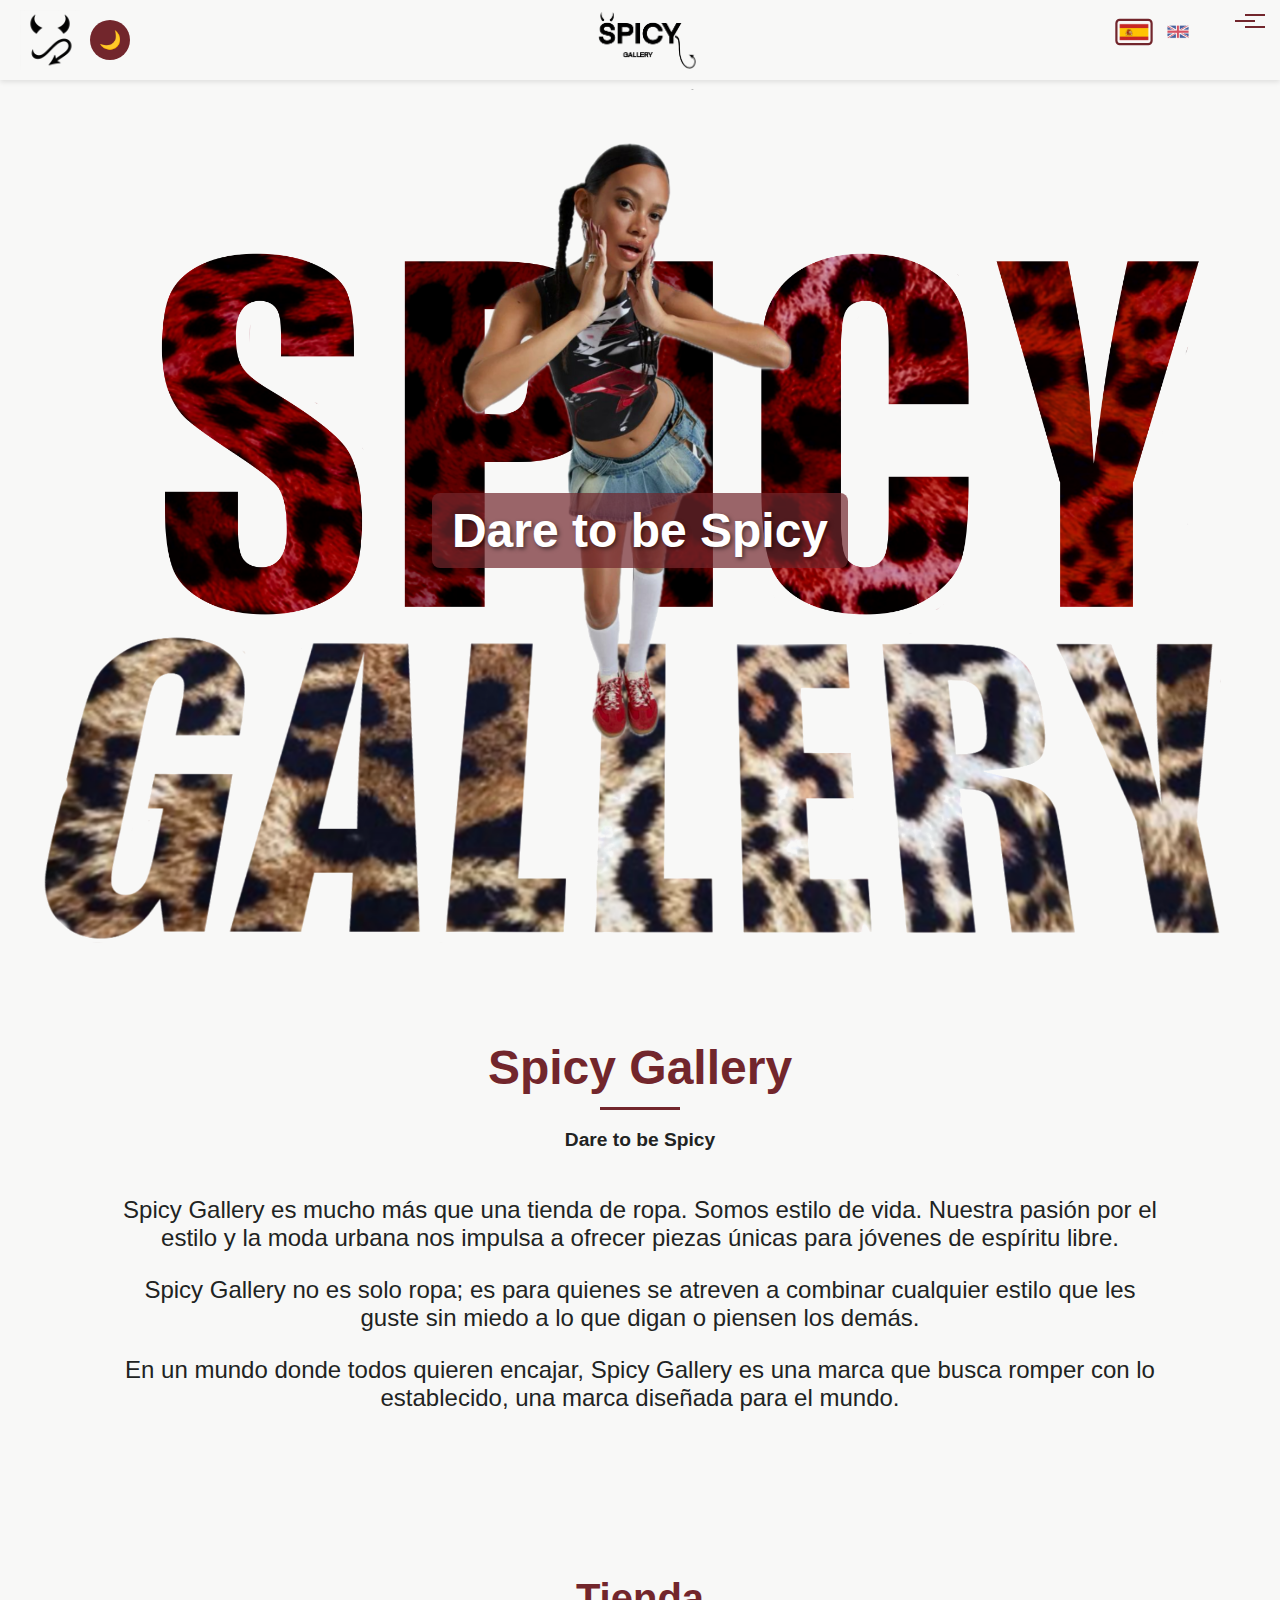
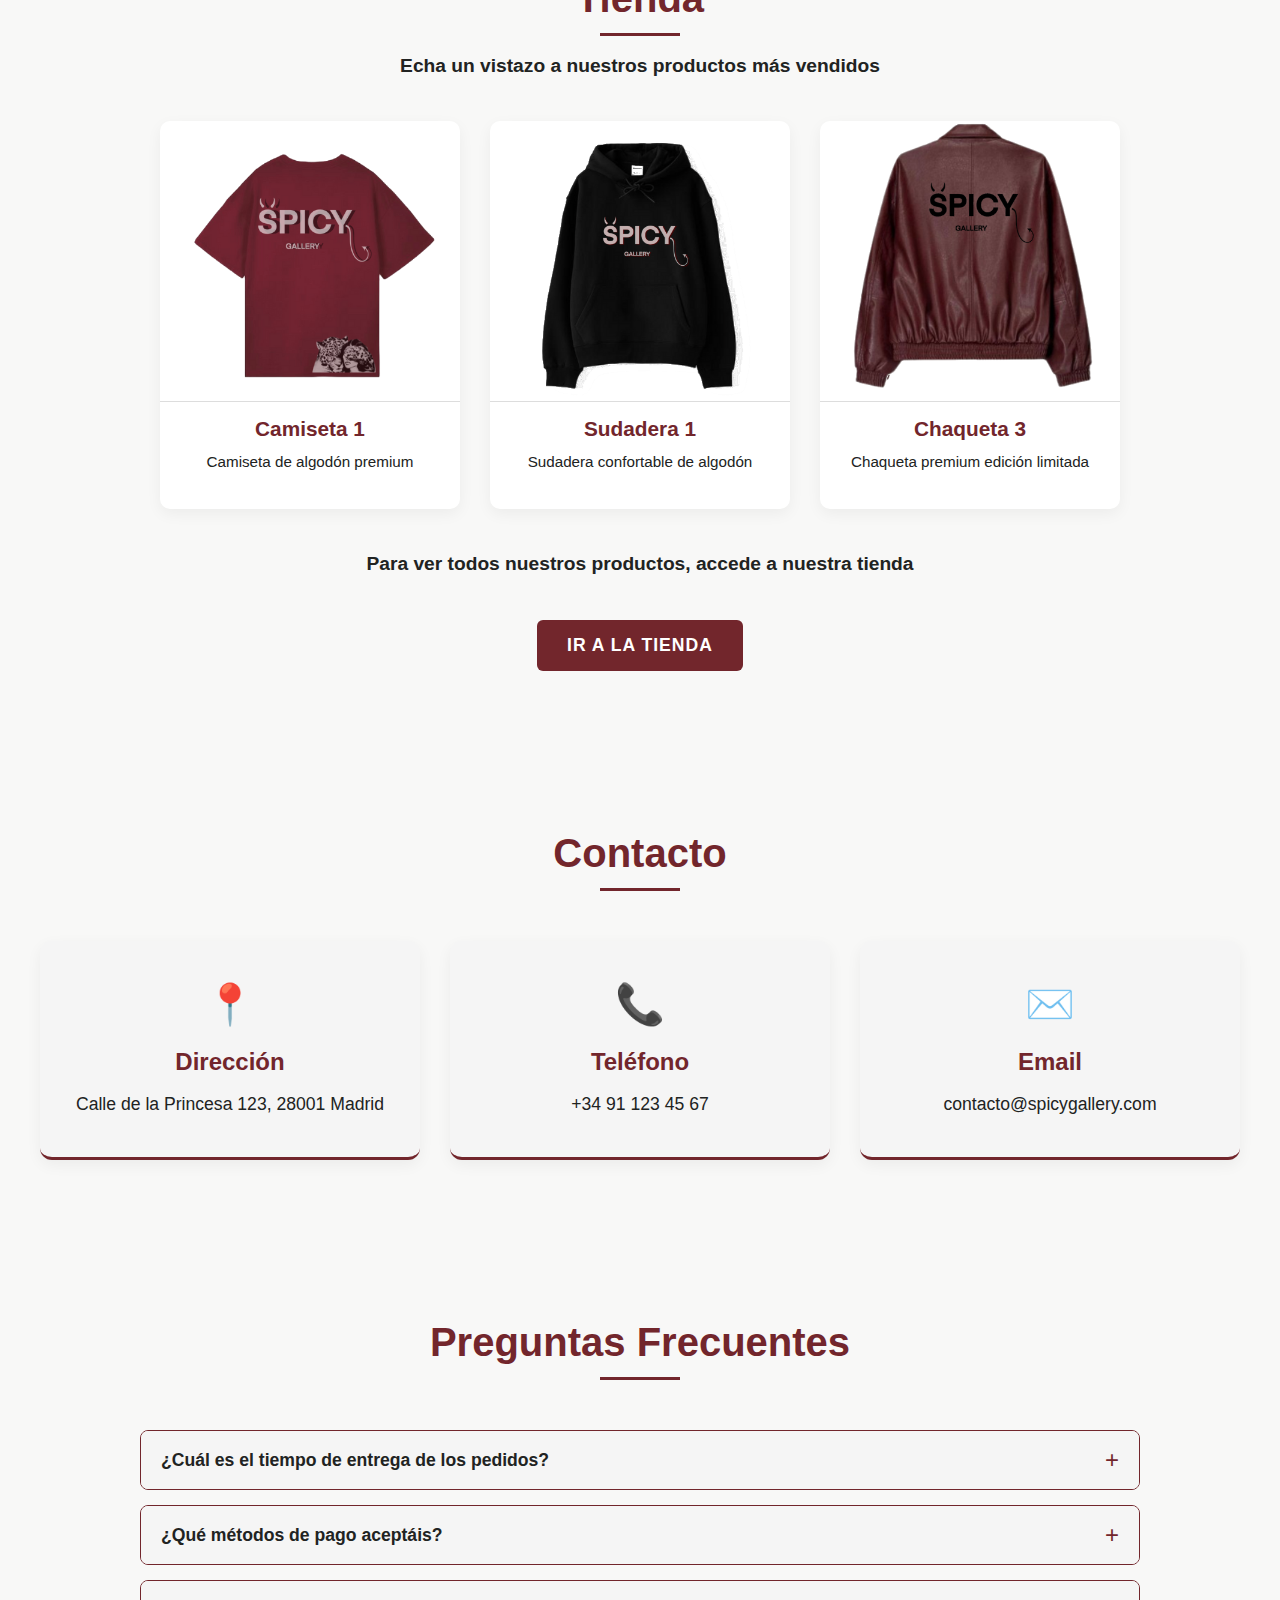
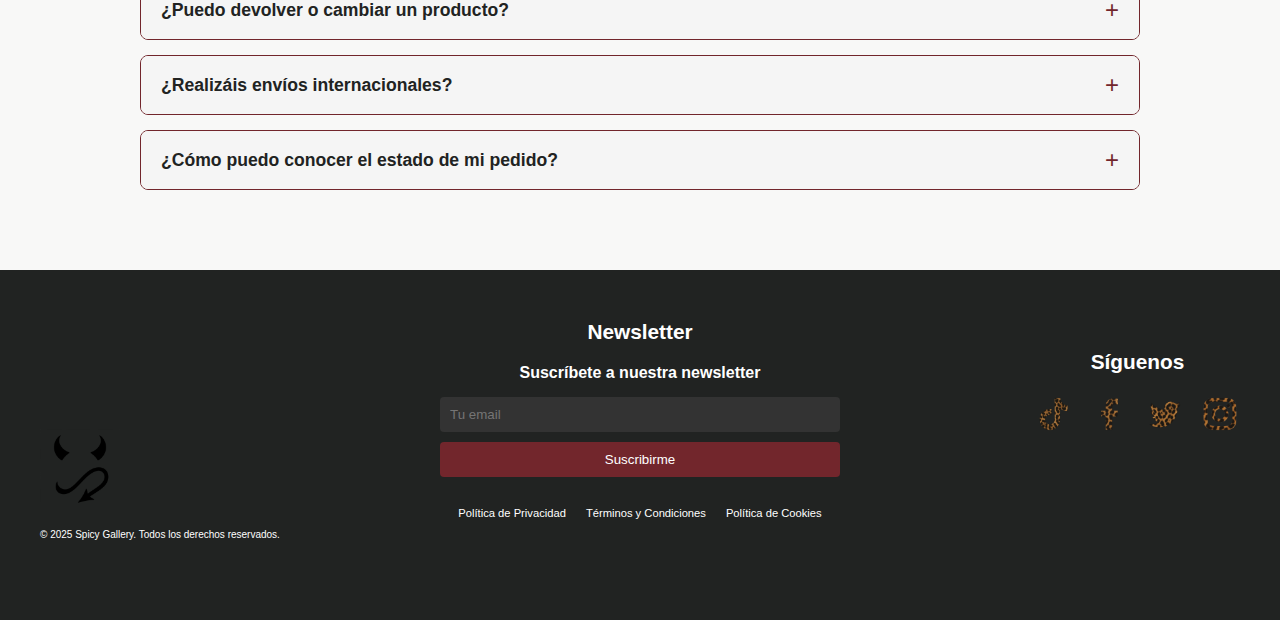
<file: html/index.html>
<!DOCTYPE html>
<html lang="es">
<head>
    <meta charset="UTF-8">
    <meta name="viewport" content="width=device-width, initial-scale=1.0">
    <title>Spicy Gallery</title>
    <link rel="stylesheet" href="../css/style.css">
</head>
<body>
    <header class="header">
        <button class="theme-toggle" id="theme-toggle" onclick="toggleTheme()">🌙</button>
        <img src="Imagenes/cuernosycolanegros.png" alt="Marca" class="header__brand">
        <img src="Imagenes/Logonegro.png" alt="Logo de la marca" class="header__logo">
        <div class="header__language">
            <img src="Imagenes/spainflag.png" alt="Español" class="header__language-flag active" data-lang="es">
            <img src="Imagenes/ukflag.png" alt="English" class="header__language-flag" data-lang="en">
        </div>
        <button class="header__menu-toggle" id="menuToggle">
            <span class="header__menu-icon"></span>
        </button>
        <nav class="header__nav" id="navMenu">
            <a href="index.html" class="header__nav-link">INICIO</a>
            <a href="shop.html" class="header__nav-link">TIENDA</a>
            <a href="aboutus.html" class="header__nav-link">SOBRE NOSOTROS</a>
            <a href="news.html" class="header__nav-link">NOTICIAS Y BLOG</a>
            <a href="joinus.html" class="header__nav-link">ÚNETE A NOSOTROS</a>
            <a href="juego-pares.html" class="header__nav-link">JUEGO</a>
        </nav>
    </header>
    <section class="postheader">
        <h1 class="postheader__title">Dare to be Spicy</h1>
    </section>
    
    <section class="introduction">
        <h1 class="introduction__title">Spicy Gallery</h1>
        <h2 class="introduction__subtitle">Dare to be Spicy</h2>
        <p class="introduction__text">Spicy Gallery es mucho más que una tienda de ropa. Somos estilo de vida. Nuestra pasión por el estilo y la moda urbana nos impulsa a ofrecer piezas únicas para jóvenes de espíritu libre.</p>
        <p class="introduction__text">Spicy Gallery no es solo ropa; es para quienes se atreven a combinar cualquier estilo que les guste sin miedo a lo que digan o piensen los demás.</p>
        <p class="introduction__text">En un mundo donde todos quieren encajar, Spicy Gallery es una marca que busca romper con lo establecido, una marca diseñada para el mundo.</p>
    </section>

    <section class="viewshop">
        <h1 class="viewshop__title">Tienda</h1>
        <h2 class="viewshop__subtitle">Echa un vistazo a nuestros productos más vendidos</h2>
        <div class="viewshop__container">
            <div class="viewshop__card">
                <img src="Imagenes/camisetaCompra1.png" alt="Camiseta 1" class="viewshop__card-image">
                <h3 class="viewshop__card-title">Camiseta 1</h3>
                <p class="viewshop__card-description">Camiseta de algodón premium</p>
            </div>
            <div class="viewshop__card">
                <img src="Imagenes/SudaderaCompra1.png" alt="Sudadera 1" class="viewshop__card-image">
                <h3 class="viewshop__card-title">Sudadera 1</h3>
                <p class="viewshop__card-description">Sudadera confortable de algodón</p>
            </div>
            <div class="viewshop__card">
                <img src="Imagenes/ChaquetaCompra3.png" alt="Chaqueta 3" class="viewshop__card-image">
                <h3 class="viewshop__card-title">Chaqueta 3</h3>
                <p class="viewshop__card-description">Chaqueta premium edición limitada</p>
            </div>
            
        </div>
        <h2 class="viewshop__subtitle">Para ver todos nuestros productos, accede a nuestra tienda</h2>
        <button class="viewshop__button" onclick="window.location.href='shop.html'">Ir a la tienda</button>
    </section>
    <section class="contact">
        <div class="contact__container">
            <div class="contact__header">
                <h2 class="contact__title">Contacto</h2>
            </div>
            <div class="contact__content">
                <div class="contact__card">
                    <div class="contact__icon">📍</div>
                    <h3 class="contact__subtitle">Dirección</h3>
                    <p class="contact__text">Calle de la Princesa 123, 28001 Madrid</p>
                </div>
                <div class="contact__card">
                    <div class="contact__icon">📞</div>
                    <h3 class="contact__subtitle">Teléfono</h3>
                    <p class="contact__text">+34 91 123 45 67</p>
                </div>
                <div class="contact__card">
                    <div class="contact__icon">✉️</div>
                    <h3 class="contact__subtitle">Email</h3>
                    <p class="contact__text">contacto@spicygallery.com</p>
                </div>
            </div>
        </div>
    </section>
    <section class="faq">
        <div class="faq__container">
            <div class="faq__header">
                <h2 class="faq__title">Preguntas Frecuentes</h2>
            </div>
            <div class="faq__content">
                <div class="faq__item">
                    <div class="faq__question">
                        <h3>¿Cuál es el tiempo de entrega de los pedidos?</h3>
                        <span class="faq__icon">+</span>
                    </div>
                    <div class="faq__answer">
                        <p>El tiempo de entrega estándar es de 3 a 5 días hábiles en España peninsular. Para envíos internacionales, el tiempo puede variar entre 7 y 14 días dependiendo del destino.</p>
                    </div>
                </div>
                
                <div class="faq__item">
                    <div class="faq__question">
                        <h3>¿Qué métodos de pago aceptáis?</h3>
                        <span class="faq__icon">+</span>
                    </div>
                    <div class="faq__answer">
                        <p>Aceptamos tarjetas de crédito/débito (Visa, Mastercard, American Express), PayPal, transferencia bancaria y pago contra reembolso (con cargo adicional).</p>
                    </div>
                </div>
                
                <div class="faq__item">
                    <div class="faq__question">
                        <h3>¿Puedo devolver o cambiar un producto?</h3>
                        <span class="faq__icon">+</span>
                    </div>
                    <div class="faq__answer">
                        <p>Sí, tienes 14 días desde la recepción del pedido para solicitar una devolución o cambio. Los productos deben estar en perfecto estado, con todas las etiquetas y en su embalaje original.</p>
                    </div>
                </div>
                
                <div class="faq__item">
                    <div class="faq__question">
                        <h3>¿Realizáis envíos internacionales?</h3>
                        <span class="faq__icon">+</span>
                    </div>
                    <div class="faq__answer">
                        <p>Sí, realizamos envíos a nivel internacional. Los gastos de envío y tiempos de entrega varían según el país de destino. Puedes consultar las tarifas específicas durante el proceso de compra.</p>
                    </div>
                </div>
                
                <div class="faq__item">
                    <div class="faq__question">
                        <h3>¿Cómo puedo conocer el estado de mi pedido?</h3>
                        <span class="faq__icon">+</span>
                    </div>
                    <div class="faq__answer">
                        <p>Una vez realizado tu pedido, recibirás un correo de confirmación con un número de seguimiento. Podrás consultar el estado de tu envío a través de nuestra web en la sección "Mi cuenta" o directamente en la web de la empresa de transporte.</p>
                    </div>
                </div>
            </div>
        </div>
    </section>
    
    <footer class="footer">
        <div class="footer__container">
            <div class="footer__left">
                <img src="Imagenes/cuernosycolablancos.png" alt="Logo Spicy Gallery" class="footer__logo">
                <p class="footer__copyright">© 2025 Spicy Gallery. Todos los derechos reservados.</p>
            </div>
            
            <div class="footer__center">
                <h3 class="footer__column-title">Newsletter</h3>
                <div class="footer__newsletter">
                    <h4 class="footer__newsletter-subtitle">Suscríbete a nuestra newsletter</h4>
                    <form class="footer__form">
                        <input type="email" placeholder="Tu email" class="footer__input">
                        <button type="submit" class="footer__button">Suscribirme</button>
                    </form>
                </div>
                
                <div class="footer__legal">
                    <a href="#">Política de Privacidad</a>
                    <a href="#">Términos y Condiciones</a>
                    <a href="#">Política de Cookies</a>
                </div>
            </div>
            
            <div class="footer__right">
                <h3 class="footer__column-title">Síguenos</h3>
                <div class="footer__social">
                    <img src="Imagenes/logotiktok.png"  alt="TikTok" onclick="window.open('https://www.tiktok.com', '_blank')" class="footer__social-link">
                    <img src="Imagenes/logofacebook.png" alt="Facebook" onclick="window.open('https://www.facebook.com', '_blank')" class="footer__social-link">
                    <img src="Imagenes/logotwitter.png" alt="Twitter" onclick="window.open('https://www.twitter.com', '_blank')" class="footer__social-link">
                    <img src="Imagenes/logoinstagram.png" alt="Instagram" onclick="window.open('https://www.instagram.com')" class="footer__social-link">
                </div>
            </div>
        </div>
    </footer>
    <script src="../js/dom.js"></script>
</body>
</html>
</file>
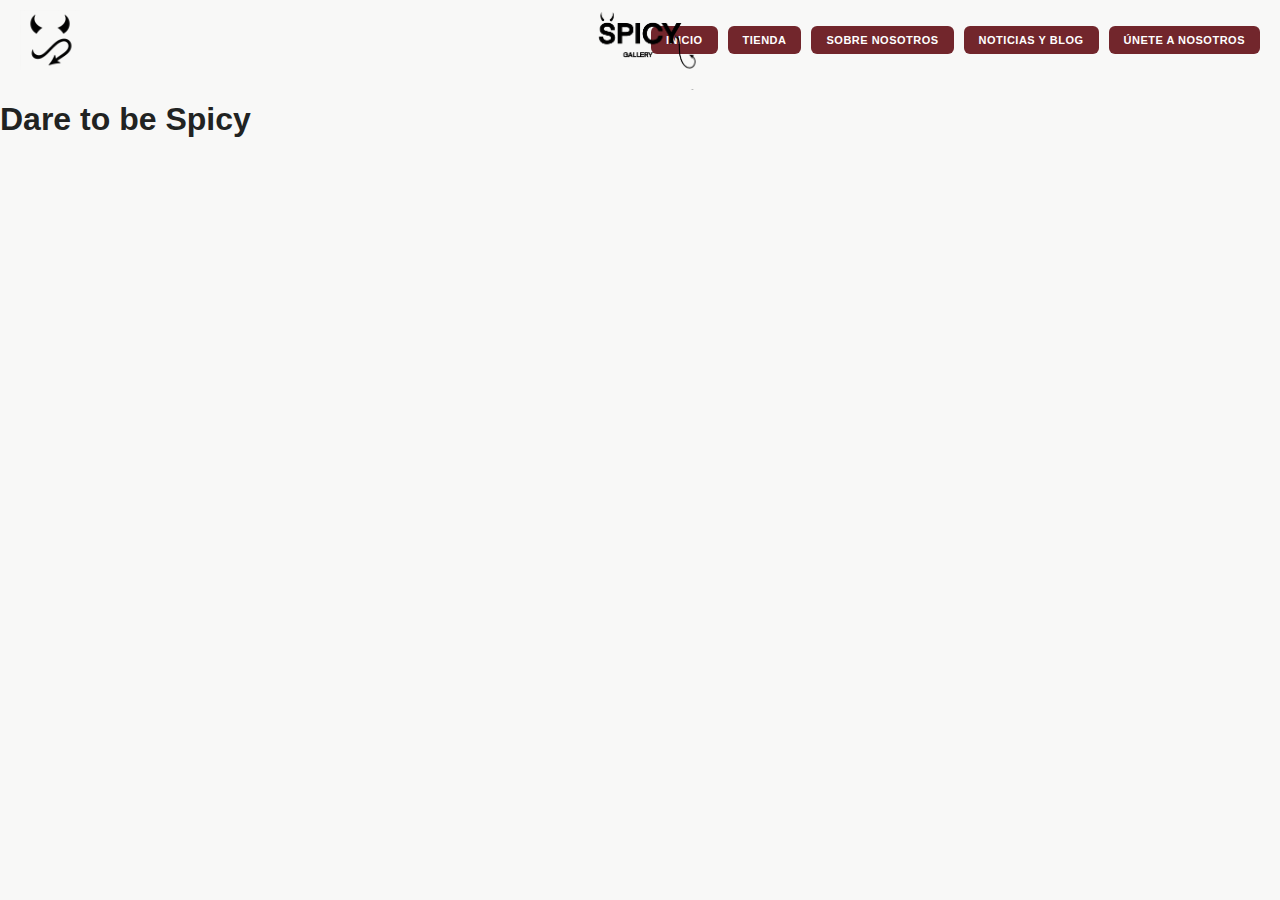
<file: Web/index.html>
<!DOCTYPE html>
<html lang="es">
<head>
    <meta charset="UTF-8">
    <meta name="viewport" content="width=device-width, initial-scale=1.0">
    <title>Spicy Gallery</title>
    <link rel="stylesheet" href="style.css">
</head>
<body>
    <header class="header">
        <img src="Imagenes/cuernosycolanegros.png" alt="Marca" class="header__brand">
        <img src="Imagenes/Logonegro.png" alt="Logo de la marca" class="header__logo">
        <nav class="header__nav">
            <a href="index.html" class="header__nav-link">INICIO</a>
            <a href="shop.html" class="header__nav-link">TIENDA</a>
            <a href="aboutus.html" class="header__nav-link">SOBRE NOSOTROS</a>
            <a href="news.html" class="header__nav-link">NOTICIAS Y BLOG</a>
            <a href="joinus.html" class="header__nav-link">ÚNETE A NOSOTROS</a>
        </nav>
    </header>
    <section class="postheader">
        <h1 class="postheader__title">Dare to be Spicy</h1>
    </section>
    <section>
        <div class=""></div>
    </section>
    <script src="dom.js"></script>
</body>
</html>
</file>
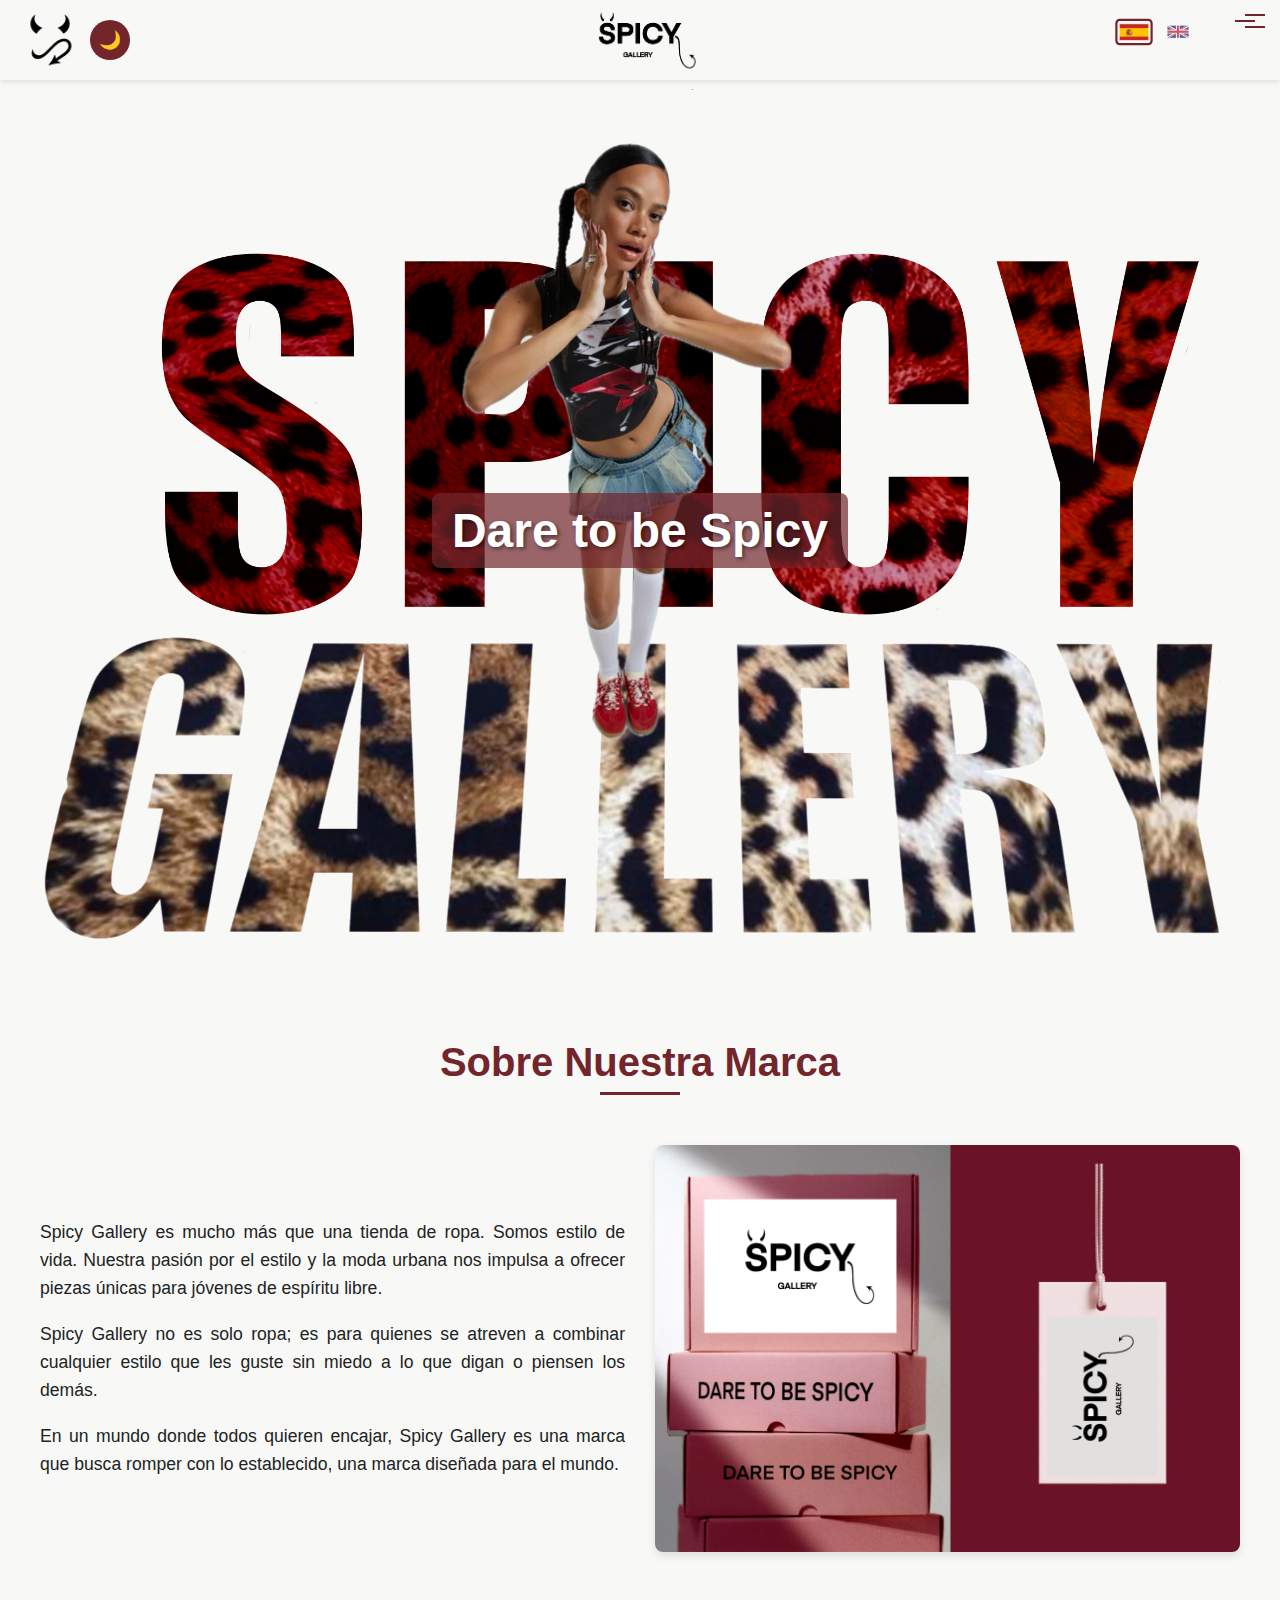
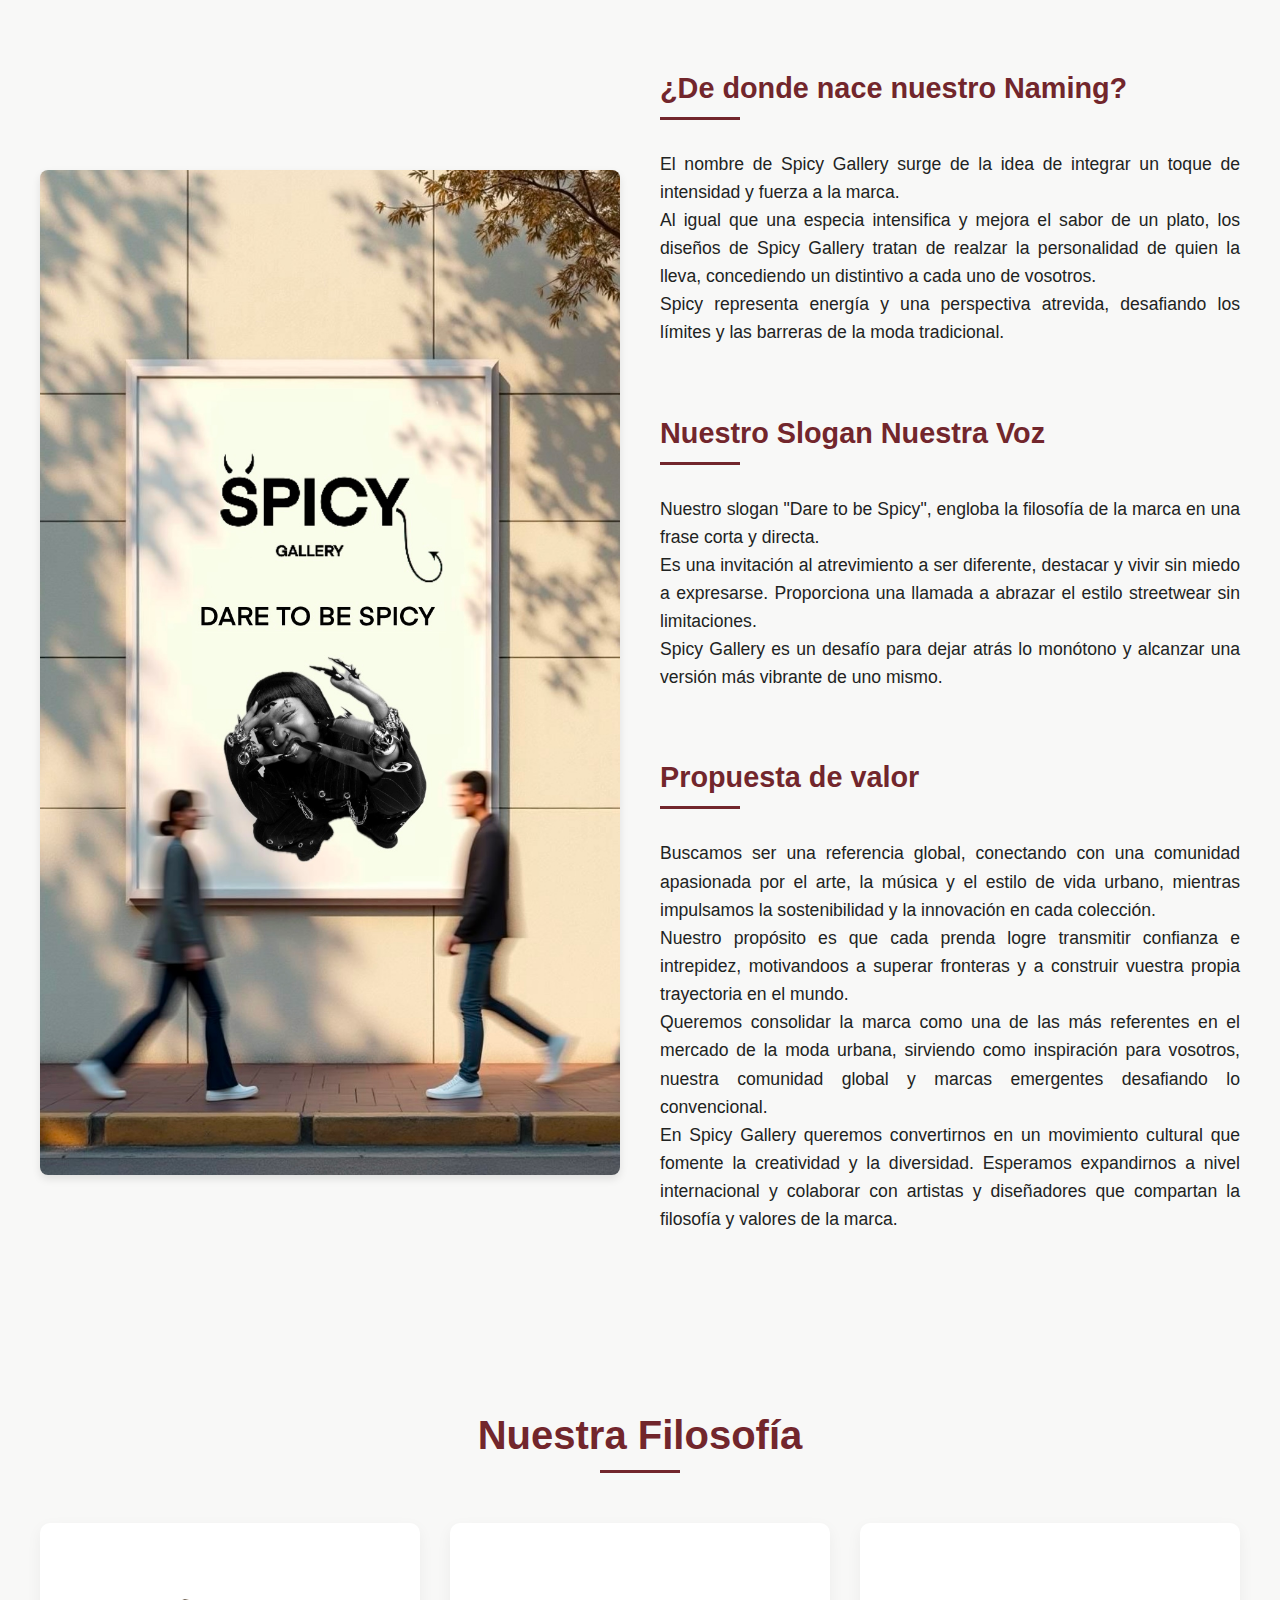
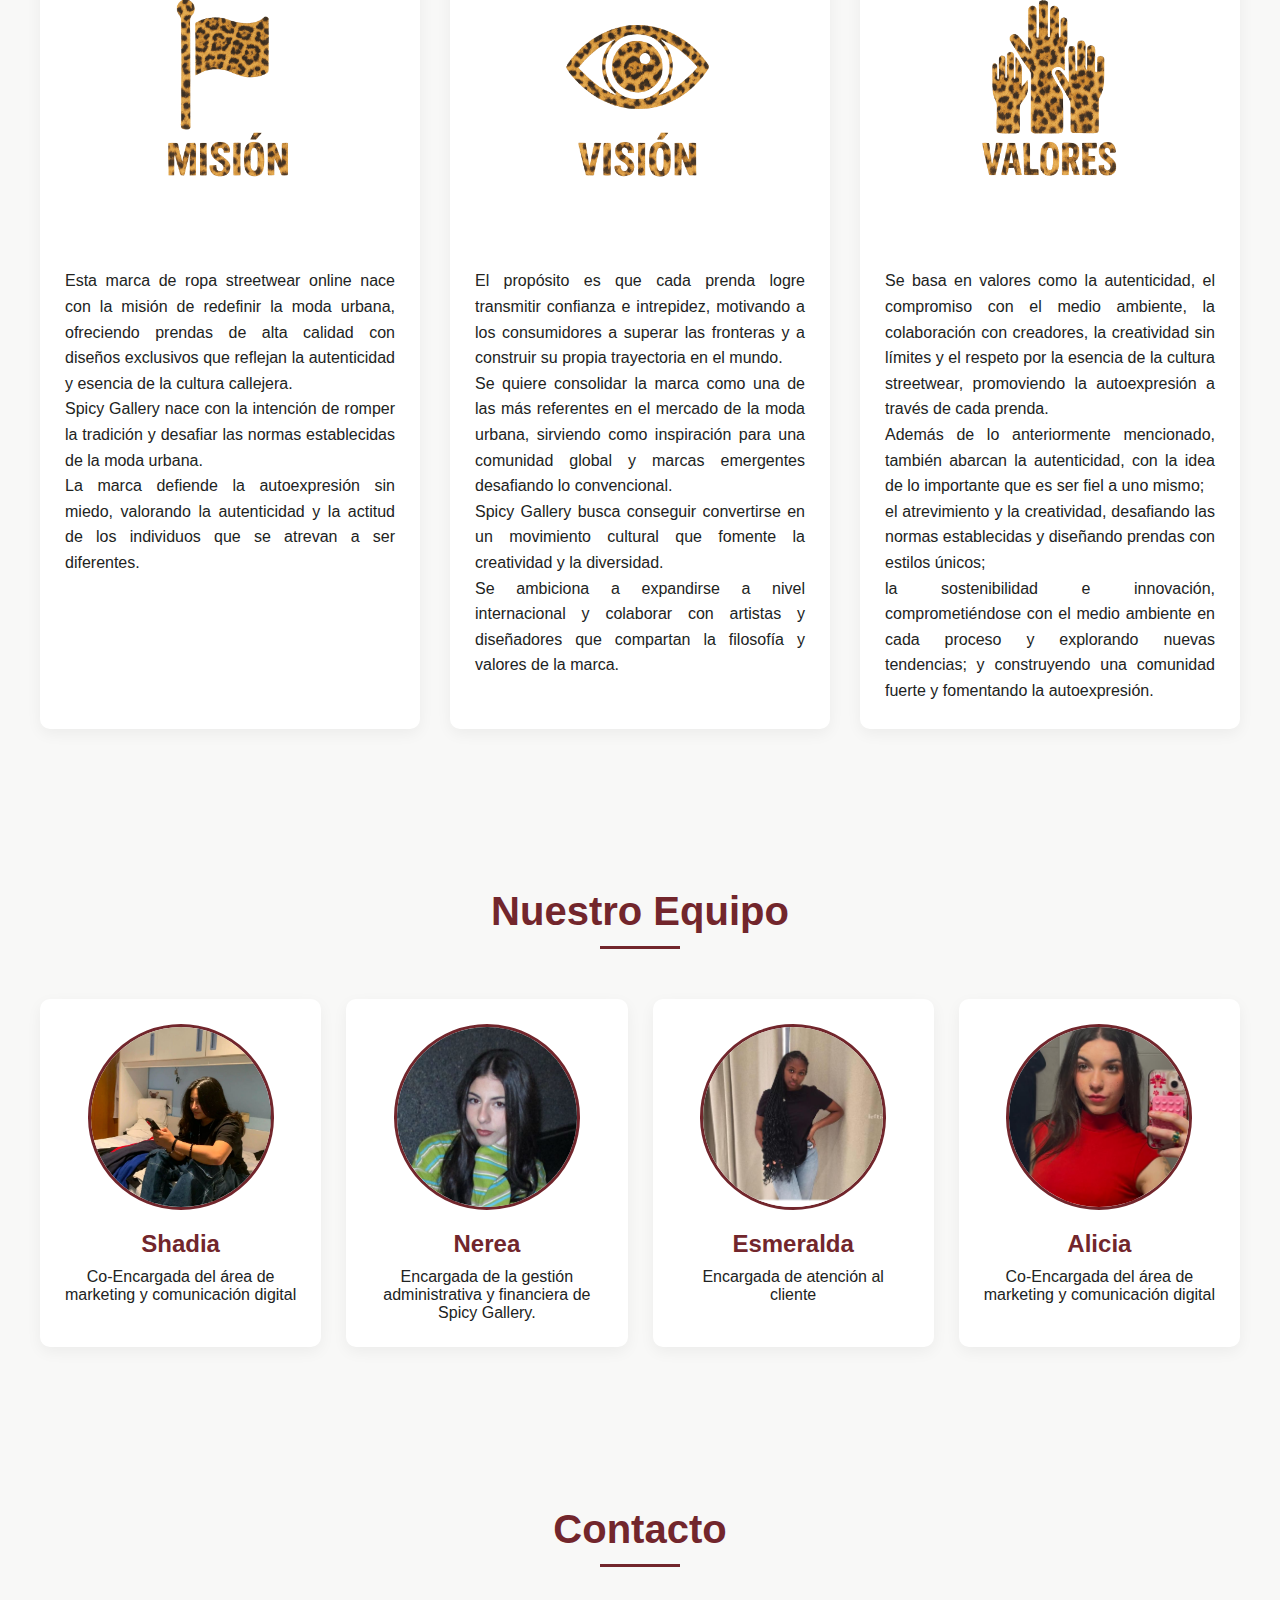
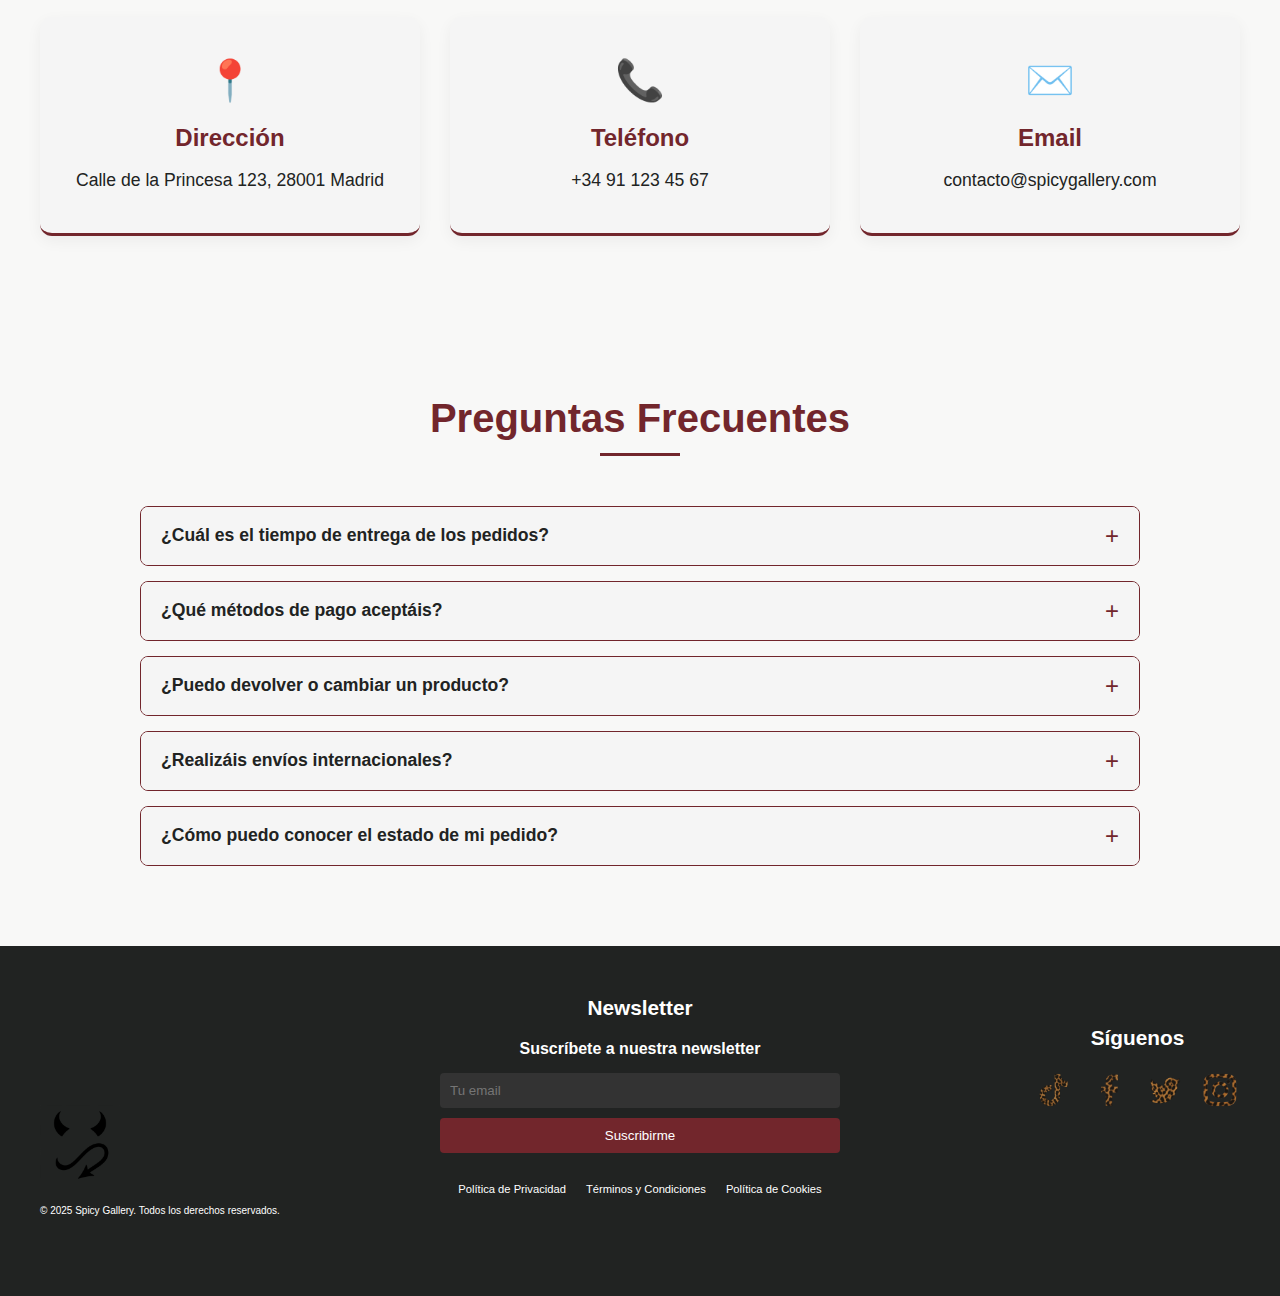
<file: html/aboutus.html>
<!DOCTYPE html>
<html lang="es">
<head>
    <meta charset="UTF-8">
    <meta name="viewport" content="width=device-width, initial-scale=1.0">
    <title>Sobre Nosotros - Spicy Gallery</title>
    <link rel="stylesheet" href="../css/style.css">
</head>
<body>
    <header class="header">
        <button class="theme-toggle" id="theme-toggle" onclick="toggleTheme()">🌙</button>
        <img src="Imagenes/cuernosycolanegros.png" alt="Marca" class="header__brand">
        <img src="Imagenes/Logonegro.png" alt="Logo de la marca" class="header__logo">
        <div class="header__language">
            <img src="Imagenes/spainflag.png" alt="Español" class="header__language-flag active" data-lang="es">
            <img src="Imagenes/ukflag.png" alt="English" class="header__language-flag" data-lang="en">
        </div>
        <button class="header__menu-toggle" id="menuToggle">
            <span class="header__menu-icon"></span>
        </button>
        <nav class="header__nav" id="navMenu">
            <a href="index.html" class="header__nav-link">INICIO</a>
            <a href="shop.html" class="header__nav-link">TIENDA</a>
            <a href="aboutus.html" class="header__nav-link">SOBRE NOSOTROS</a>
            <a href="news.html" class="header__nav-link">NOTICIAS Y BLOG</a>
            <a href="joinus.html" class="header__nav-link">ÚNETE A NOSOTROS</a>
            <a href="juego-pares.html" class="header__nav-link">JUEGO</a>
        </nav>
    </header>

    <section class="postheader">
        <h1 class="postheader__title">Dare to be Spicy</h1>
    </section>
    <section class="about">
        <div class="about__container">
            <div class="about__header">
                <h1 class="about__title">Sobre Nuestra Marca</h1>
            </div>
            <div class="about__content-wrapper">
                <div class="about__text-content">
                    <p class="about__text">Spicy Gallery es mucho más que una tienda de ropa. Somos estilo de vida. Nuestra pasión por el estilo y la moda urbana nos impulsa a ofrecer piezas únicas para jóvenes de espíritu libre.</p>
                    <p class="about__text">Spicy Gallery no es solo ropa; es para quienes se atreven a combinar cualquier estilo que les guste sin miedo a lo que digan o piensen los demás.</p>
                    <p class="about__text">En un mundo donde todos quieren encajar, Spicy Gallery es una marca que busca romper con lo establecido, una marca diseñada para el mundo.</p>
                </div>
                <div class="about__image-content">
                    <img src="Imagenes/cajitas.png" alt="Cajas de Spicy Gallery" class="about__image">
                </div>
            </div>
        </div>
    </section>
    <section class="brand-info">
        <div class="brand-info__container">
            <div class="brand-info__image-container">
                <img src="Imagenes/calleposter.jpg" alt="Imagen spicy" class="brand-info__image">
            </div>
            <div class="brand-info__content">
                <div class="brand-info__text-block">
                    <h2 class="brand-info__title">
                        ¿De donde nace nuestro Naming?
                    </h2>
                    <p class="brand-info__text">
                        El nombre de Spicy Gallery surge de la idea de integrar un toque de intensidad y fuerza a la marca.
                    </p>
                    <p class="brand-info__text">
                        Al igual que una especia intensifica y mejora el sabor de un plato, los diseños de Spicy Gallery tratan de realzar la personalidad de quien la lleva, concediendo un distintivo a cada uno de vosotros.
                    </p>
                    <p class="brand-info__text">
                        Spicy representa energía y una perspectiva atrevida, desafiando los límites y las barreras de la moda tradicional.
                    </p>
                </div>
                <div class="brand-info__text-block">
                    <h2 class="brand-info__title">
                        Nuestro Slogan Nuestra Voz
                    </h2>
                    <p class="brand-info__text">
                        Nuestro slogan "Dare to be Spicy", engloba la filosofía de la marca en una frase corta y directa.
                    </p>
                    <p class="brand-info__text">
                        Es una invitación al atrevimiento a ser diferente, destacar y vivir sin miedo a expresarse. Proporciona una llamada a abrazar el estilo streetwear sin limitaciones.
                    </p>
                    <p class="brand-info__text">
                        Spicy Gallery es un desafío para dejar atrás lo monótono y alcanzar una versión más vibrante de uno mismo.
                    </p>
                </div>
                <div class="brand-info__text-block">
                    <h2 class="brand-info__title">
                        Propuesta de valor
                    </h2>
                    <p class="brand-info__text">
                        Buscamos ser una referencia global, conectando con una comunidad apasionada por el arte, la música y el estilo de vida urbano, mientras impulsamos la sostenibilidad y la innovación en cada colección.
                    </p>
                    <p class="brand-info__text">
                        Nuestro propósito es que cada prenda logre transmitir confianza e intrepidez, motivandoos a superar fronteras y a construir vuestra propia trayectoria en el mundo.
                    </p>
                    <p class="brand-info__text">
                        Queremos consolidar la marca como una de las más referentes en el mercado de la moda urbana, sirviendo como inspiración para vosotros, nuestra comunidad global y marcas emergentes desafiando lo convencional.
                    </p>
                    <p class="brand-info__text">
                        En Spicy Gallery queremos convertirnos en un movimiento cultural que fomente la creatividad y la diversidad. Esperamos expandirnos a nivel internacional y colaborar con artistas y diseñadores que compartan la filosofía y valores de la marca.
                    </p>
                </div>
                
            </div>
        </div>
    </section>
    <section class="companyphilosophy">
        <div class="companyphilosophy__container">
            <div class="companyphilosophy__header">
                <h2 class="companyphilosophy__title">Nuestra Filosofía</h2>
            </div>
            <div class="companyphilosophy__content">
                <div class="companyphilosophy__column">
                    <div class="companyphilosophy__image-container">
                        <img src="Imagenes/mision_leopardo.png" alt="Misión" class="companyphilosophy__image">
                    </div>
                    <p class="companyphilosophy__text">
                        Esta marca de ropa streetwear online nace con la misión de redefinir la moda urbana, ofreciendo prendas de alta calidad con diseños exclusivos que reflejan la autenticidad y esencia de la cultura callejera. 
                    </p> 
                    <p class="companyphilosophy__text">
                        Spicy Gallery nace con la intención de romper la tradición y desafiar las normas establecidas de la moda urbana. 
                    </p>
                    <p class="companyphilosophy__text">
                        La marca defiende la autoexpresión sin miedo, valorando la autenticidad y la actitud de los individuos que se atrevan a ser diferentes.
                    </p>
                </div>
                <div class="companyphilosophy__column">
                    <div class="companyphilosophy__image-container">
                        <img src="Imagenes/vision_leopardo.png" alt="Visión" class="companyphilosophy__image">
                    </div>
                    <p class="companyphilosophy__text">
                        El propósito es que cada prenda logre transmitir confianza e intrepidez, motivando a los consumidores a superar las fronteras y a construir su propia trayectoria en el mundo. 
                    </p>
                    <p class="companyphilosophy__text">
                        Se quiere consolidar la marca como una de las más referentes en el mercado de la moda urbana, sirviendo como inspiración para una comunidad global y marcas emergentes desafiando lo convencional. 
                    </p>
                    <p class="companyphilosophy__text">
                        Spicy Gallery busca conseguir convertirse en un movimiento cultural que fomente la creatividad y la diversidad. 
                    </p>
                    <p class="companyphilosophy__text">
                        Se ambiciona a expandirse a nivel internacional y colaborar con artistas y diseñadores que compartan la filosofía y valores de la marca.
                    </p>
                </div>
                <div class="companyphilosophy__column">
                    <div class="companyphilosophy__image-container">
                        <img src="Imagenes/valores_leopardo.png" alt="Valores" class="companyphilosophy__image">
                    </div>
                    <p class="companyphilosophy__text">
                        Se basa en valores como la autenticidad, el compromiso con el medio ambiente, la colaboración con creadores, la creatividad sin límites y el respeto por la esencia de la cultura streetwear, promoviendo la autoexpresión a través de cada prenda.
                    </p>
                    <p class="companyphilosophy__text">
                        Además de lo anteriormente mencionado, también abarcan la autenticidad, con la idea de lo importante que es ser fiel a uno mismo; 
                    </p>
                    <p class="companyphilosophy__text">
                        el atrevimiento y la creatividad, desafiando las normas establecidas y diseñando prendas con estilos únicos; 
                    </p>
                    <p class="companyphilosophy__text">
                        la sostenibilidad e innovación, comprometiéndose con el medio ambiente en cada proceso y explorando nuevas tendencias; y construyendo una comunidad fuerte y fomentando la autoexpresión.
                    </p>
                </div>
            </div>
        </div>
    </section>
    <section class="team">
        <div class="team__container">
            <div class="team__header">
                <h2 class="team__title">Nuestro Equipo</h2>
            </div>
            <div class="team__content">
                <div class="team__member">
                    <div class="team__member-image-container">
                        <img src="Imagenes/Shadia.jpg" alt="Shadia" class="team__member-image">
                    </div>
                    <h3 class="team__member-name">Shadia</h3>
                    <p class="team__member-role">Co-Encargada del área de marketing y comunicación digital</p>
                </div>
                <div class="team__member">
                    <div class="team__member-image-container">
                        <img src="Imagenes/Nerea.jpg" alt="Nerea" class="team__member-image">
                    </div>
                    <h3 class="team__member-name">Nerea</h3>
                    <p class="team__member-role">Encargada de la gestión administrativa y financiera de Spicy Gallery.</p>
                </div>
                <div class="team__member">
                    <div class="team__member-image-container">
                        <img src="Imagenes/Esmeralda.jpg" alt="Esmeralda" class="team__member-image">
                    </div>
                    <h3 class="team__member-name">Esmeralda</h3>
                    <p class="team__member-role">Encargada de atención al cliente</p>    
                </div>
                <div class="team__member">
                    <div class="team__member-image-container">
                        <img src="Imagenes/Alicia.jpg" alt="Alicia" class="team__member-image">
                    </div>
                    <h3 class="team__member-name">Alicia</h3>
                    <p class="team__member-role">Co-Encargada del área de marketing y comunicación digital</p>
                </div>
            </div>
        </div>
    </section>
    <section class="contact">
        <div class="contact__container">
            <div class="contact__header">
                <h2 class="contact__title">Contacto</h2>
            </div>
            <div class="contact__content">
                <div class="contact__card">
                    <div class="contact__icon">📍</div>
                    <h3 class="contact__subtitle">Dirección</h3>
                    <p class="contact__text">Calle de la Princesa 123, 28001 Madrid</p>
                </div>
                <div class="contact__card">
                    <div class="contact__icon">📞</div>
                    <h3 class="contact__subtitle">Teléfono</h3>
                    <p class="contact__text">+34 91 123 45 67</p>
                </div>
                <div class="contact__card">
                    <div class="contact__icon">✉️</div>
                    <h3 class="contact__subtitle">Email</h3>
                    <p class="contact__text">contacto@spicygallery.com</p>
                </div>
            </div>
        </div>
    </section>
    <section class="faq">
        <div class="faq__container">
            <div class="faq__header">
                <h2 class="faq__title">Preguntas Frecuentes</h2>
            </div>
            <div class="faq__content">
                <div class="faq__item">
                    <div class="faq__question">
                        <h3>¿Cuál es el tiempo de entrega de los pedidos?</h3>
                        <span class="faq__icon">+</span>
                    </div>
                    <div class="faq__answer">
                        <p>El tiempo de entrega estándar es de 3 a 5 días hábiles en España peninsular. Para envíos internacionales, el tiempo puede variar entre 7 y 14 días dependiendo del destino.</p>
                    </div>
                </div>
                
                <div class="faq__item">
                    <div class="faq__question">
                        <h3>¿Qué métodos de pago aceptáis?</h3>
                        <span class="faq__icon">+</span>
                    </div>
                    <div class="faq__answer">
                        <p>Aceptamos tarjetas de crédito/débito (Visa, Mastercard, American Express), PayPal, transferencia bancaria y pago contra reembolso (con cargo adicional).</p>
                    </div>
                </div>
                
                <div class="faq__item">
                    <div class="faq__question">
                        <h3>¿Puedo devolver o cambiar un producto?</h3>
                        <span class="faq__icon">+</span>
                    </div>
                    <div class="faq__answer">
                        <p>Sí, tienes 14 días desde la recepción del pedido para solicitar una devolución o cambio. Los productos deben estar en perfecto estado, con todas las etiquetas y en su embalaje original.</p>
                    </div>
                </div>
                
                <div class="faq__item">
                    <div class="faq__question">
                        <h3>¿Realizáis envíos internacionales?</h3>
                        <span class="faq__icon">+</span>
                    </div>
                    <div class="faq__answer">
                        <p>Sí, realizamos envíos a nivel internacional. Los gastos de envío y tiempos de entrega varían según el país de destino. Puedes consultar las tarifas específicas durante el proceso de compra.</p>
                    </div>
                </div>
                
                <div class="faq__item">
                    <div class="faq__question">
                        <h3>¿Cómo puedo conocer el estado de mi pedido?</h3>
                        <span class="faq__icon">+</span>
                    </div>
                    <div class="faq__answer">
                        <p>Una vez realizado tu pedido, recibirás un correo de confirmación con un número de seguimiento. Podrás consultar el estado de tu envío a través de nuestra web en la sección "Mi cuenta" o directamente en la web de la empresa de transporte.</p>
                    </div>
                </div>
            </div>
        </div>
    </section>
    
    <footer class="footer">
        <div class="footer__container">
            <div class="footer__left">
                <img src="Imagenes/cuernosycolablancos.png" alt="Logo Spicy Gallery" class="footer__logo">
                <p class="footer__copyright">© 2025 Spicy Gallery. Todos los derechos reservados.</p>
            </div>
            
            <div class="footer__center">
                <h3 class="footer__column-title">Newsletter</h3>
                <div class="footer__newsletter">
                    <h4 class="footer__newsletter-subtitle">Suscríbete a nuestra newsletter</h4>
                    <form class="footer__form">
                        <input type="email" placeholder="Tu email" class="footer__input">
                        <button type="submit" class="footer__button">Suscribirme</button>
                    </form>
                </div>
                
                <div class="footer__legal">
                    <a href="#">Política de Privacidad</a>
                    <a href="#">Términos y Condiciones</a>
                    <a href="#">Política de Cookies</a>
                </div>
            </div>
            
            <div class="footer__right">
                <h3 class="footer__column-title">Síguenos</h3>
                <div class="footer__social">
                    <img src="Imagenes/logotiktok.png"  alt="TikTok" onclick="window.open('https://www.tiktok.com', '_blank')" class="footer__social-link">
                    <img src="Imagenes/logofacebook.png" alt="Facebook" onclick="window.open('https://www.facebook.com', '_blank')" class="footer__social-link">
                    <img src="Imagenes/logotwitter.png" alt="Twitter" onclick="window.open('https://www.twitter.com', '_blank')" class="footer__social-link">
                    <img src="Imagenes/logoinstagram.png" alt="Instagram" onclick="window.open('https://www.instagram.com')" class="footer__social-link">
                </div>
            </div>
        </div>
    </footer>
    
    <script src="../js/dom.js"></script>
</body>
</html>
</file>
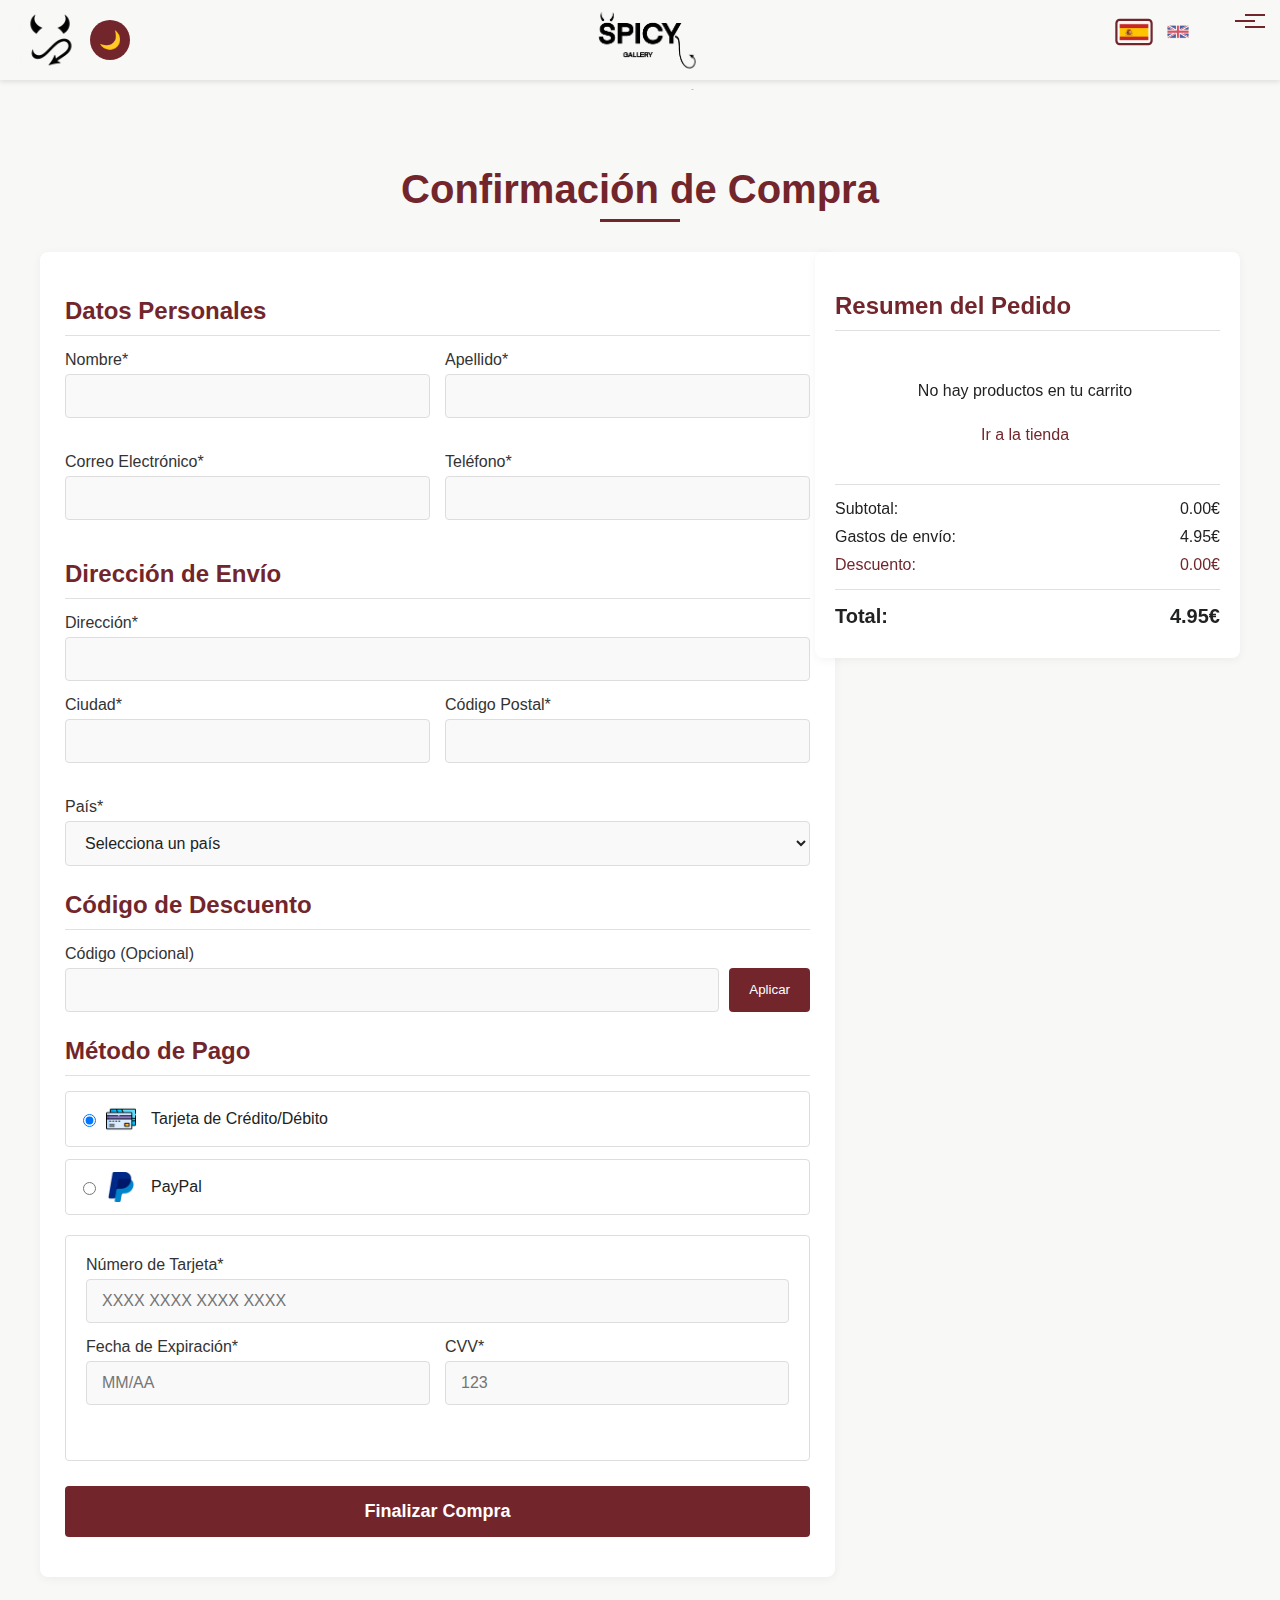
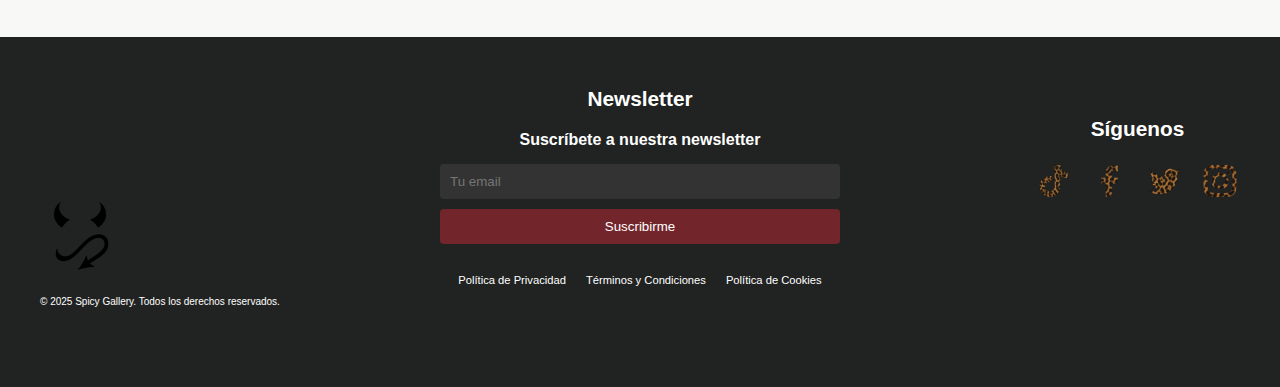
<file: html/confirmar-compra.html>
<!DOCTYPE html>
<html lang="es">
<head>
    <meta charset="UTF-8">
    <meta name="viewport" content="width=device-width, initial-scale=1.0">
    <title>Confirmar Compra</title>
    <link rel="stylesheet" href="../css/style.css">
</head>
<body>
    <header class="header">
        <button class="theme-toggle" id="theme-toggle" onclick="toggleTheme()">🌙</button>
        <img src="Imagenes/cuernosycolanegros.png" alt="Marca" class="header__brand">
        <img src="Imagenes/Logonegro.png" alt="Logo de la marca" class="header__logo">
        <div class="header__language">
            <img src="Imagenes/spainflag.png" alt="Español" class="header__language-flag active" data-lang="es">
            <img src="Imagenes/ukflag.png" alt="English" class="header__language-flag" data-lang="en">
        </div>
        <button class="header__menu-toggle" id="menuToggle">
            <span class="header__menu-icon"></span>
        </button>
        <nav class="header__nav" id="navMenu">
            <a href="index.html" class="header__nav-link">INICIO</a>
            <a href="shop.html" class="header__nav-link">TIENDA</a>
            <a href="aboutus.html" class="header__nav-link">SOBRE NOSOTROS</a>
            <a href="news.html" class="header__nav-link">NOTICIAS Y BLOG</a>
            <a href="joinus.html" class="header__nav-link">ÚNETE A NOSOTROS</a>
            <a href="juego-pares.html" class="header__nav-link">JUEGO</a>
        </nav>
    </header>

    <section class="checkout">
        <h1 class="checkout__title">Confirmación de Compra</h1>
        
        <div class="checkout__container">
            <div class="checkout__form-section">
                <form id="checkoutForm" class="checkout__form">
                    <div class="checkout__personal-info">
                        <h2 class="checkout__subtitle">Datos Personales</h2>
                        <div class="checkout__form-row">
                            <div class="checkout__form-group">
                                <label for="nombre" class="checkout__label">Nombre*</label>
                                <input type="text" id="nombre" name="nombre" class="checkout__input" required>
                            </div>
                            <div class="checkout__form-group">
                                <label for="apellido" class="checkout__label">Apellido*</label>
                                <input type="text" id="apellido" name="apellido" class="checkout__input" required>
                            </div>
                        </div>
                        <div class="checkout__form-row">
                            <div class="checkout__form-group">
                                <label for="email" class="checkout__label">Correo Electrónico*</label>
                                <input type="email" id="email" name="email" class="checkout__input" required>
                            </div>
                            <div class="checkout__form-group">
                                <label for="telefono" class="checkout__label">Teléfono*</label>
                                <input type="tel" id="telefono" name="telefono" class="checkout__input" required>
                            </div>
                        </div>
                    </div>

                    <div class="checkout__shipping-info">
                        <h2 class="checkout__subtitle">Dirección de Envío</h2>
                        <div class="checkout__form-group">
                            <label for="direccion" class="checkout__label">Dirección*</label>
                            <input type="text" id="direccion" name="direccion" class="checkout__input" required>
                        </div>
                        <div class="checkout__form-row">
                            <div class="checkout__form-group">
                                <label for="ciudad" class="checkout__label">Ciudad*</label>
                                <input type="text" id="ciudad" name="ciudad" class="checkout__input" required>
                            </div>
                            <div class="checkout__form-group">
                                <label for="codigo-postal" class="checkout__label">Código Postal*</label>
                                <input type="text" id="codigo-postal" name="codigo-postal" class="checkout__input" required>
                            </div>
                        </div>
                        <div class="checkout__form-group">
                            <label for="pais" class="checkout__label">País*</label>
                            <select id="pais" name="pais" class="checkout__select" required>
                                <option value="">Selecciona un país</option>
                                <option value="es">España</option>
                                <option value="fr">Francia</option>
                                <option value="it">Italia</option>
                                <option value="pt">Portugal</option>
                                <option value="de">Alemania</option>
                                <option value="uk">Reino Unido</option>
                            </select>
                        </div>
                    </div>

                    <div class="checkout__discount">
                        <h2 class="checkout__subtitle">Código de Descuento</h2>
                        <div class="checkout__form-group">
                            <label for="descuento" class="checkout__label">Código (Opcional)</label>
                            <div class="checkout__discount-row">
                                <input type="text" id="descuento" name="descuento" class="checkout__input">
                                <button type="button" id="aplicarDescuento" class="checkout__discount-btn">Aplicar</button>
                            </div>
                        </div>
                    </div>

                    <div class="checkout__payment">
                        <h2 class="checkout__subtitle">Método de Pago</h2>
                        <div class="checkout__payment-methods">
                            <div class="checkout__payment-option">
                                <input type="radio" id="tarjeta" name="metodo-pago" value="tarjeta" class="checkout__payment-radio" checked>
                                <label for="tarjeta" class="checkout__payment-label">
                                    <img src="Imagenes/Credito.png" alt="Tarjeta de crédito" class="checkout__payment-icon">
                                    <span>Tarjeta de Crédito/Débito</span>
                                </label>
                            </div>
                            <div class="checkout__payment-option">
                                <input type="radio" id="paypal" name="metodo-pago" value="paypal" class="checkout__payment-radio">
                                <label for="paypal" class="checkout__payment-label">
                                    <img src="Imagenes/Paypal.png" alt="PayPal" class="checkout__payment-icon">
                                    <span>PayPal</span>
                                </label>
                            </div>
                        </div>
                        
                        <div id="detallesTarjeta" class="checkout__card-details">
                            <div class="checkout__form-group">
                                <label for="numero-tarjeta" class="checkout__label">Número de Tarjeta*</label>
                                <input type="text" id="numero-tarjeta" name="numero-tarjeta" class="checkout__input" placeholder="XXXX XXXX XXXX XXXX" required>
                            </div>
                            <div class="checkout__form-row">
                                <div class="checkout__form-group">
                                    <label for="fecha-expiracion" class="checkout__label">Fecha de Expiración*</label>
                                    <input type="text" id="fecha-expiracion" name="fecha-expiracion" placeholder="MM/AA" class="checkout__input" required>
                                </div>
                                <div class="checkout__form-group">
                                    <label for="cvv" class="checkout__label">CVV*</label>
                                    <input type="text" id="cvv" name="cvv" class="checkout__input" placeholder="123" required>
                                </div>
                            </div>
                        </div>
                    </div>
                    
                    <button type="submit" class="checkout__submit-btn">Finalizar Compra</button>
                </form>
            </div>
            
            <div class="checkout__summary">
                <h2 class="checkout__subtitle">Resumen del Pedido</h2>
                <div id="checkout-items" class="checkout__items">
                    <div class="checkout__empty-cart" id="checkoutEmpty">
                        <p>No hay productos en tu carrito</p>
                        <a href="shop.html" class="checkout__shop-link">Ir a la tienda</a>
                    </div>
                </div>
                
                <div class="checkout__totals">
                    <div class="checkout__total-row">
                        <span>Subtotal:</span>
                        <span id="subtotal">0.00€</span>
                    </div>
                    <div class="checkout__total-row">
                        <span>Gastos de envío:</span>
                        <span id="shipping">4.95€</span>
                    </div>
                    <div class="checkout__total-row checkout__discount-row" id="discount-row">
                        <span>Descuento:</span>
                        <span id="discount">0.00€</span>
                    </div>
                    <div class="checkout__total-row checkout__final-total">
                        <span>Total:</span>
                        <span id="total">4.95€</span>
                    </div>
                </div>
            </div>
        </div>
    </section>

    <footer class="footer">
        <div class="footer__container">
            <div class="footer__left">
                <img src="Imagenes/cuernosycolablancos.png" alt="Logo Spicy Gallery" class="footer__logo">
                <p class="footer__copyright">© 2025 Spicy Gallery. Todos los derechos reservados.</p>
            </div>
            
            <div class="footer__center">
                <h3 class="footer__column-title">Newsletter</h3>
                <div class="footer__newsletter">
                    <h4 class="footer__newsletter-subtitle">Suscríbete a nuestra newsletter</h4>
                    <form class="footer__form">
                        <input type="email" placeholder="Tu email" class="footer__input">
                        <button type="submit" class="footer__button">Suscribirme</button>
                    </form>
                </div>
                
                <div class="footer__legal">
                    <a href="#">Política de Privacidad</a>
                    <a href="#">Términos y Condiciones</a>
                    <a href="#">Política de Cookies</a>
                </div>
            </div>
            
            <div class="footer__right">
                <h3 class="footer__column-title">Síguenos</h3>
                <div class="footer__social">
                    <img src="Imagenes/logotiktok.png"  alt="TikTok" onclick="window.open('https://www.tiktok.com', '_blank')" class="footer__social-link">
                    <img src="Imagenes/logofacebook.png" alt="Facebook" onclick="window.open('https://www.facebook.com', '_blank')" class="footer__social-link">
                    <img src="Imagenes/logotwitter.png" alt="Twitter" onclick="window.open('https://www.twitter.com', '_blank')" class="footer__social-link">
                    <img src="Imagenes/logoinstagram.png" alt="Instagram" onclick="window.open('https://www.instagram.com')" class="footer__social-link">
                </div>
            </div>
        </div>
    </footer>
    
    <script src="../js/dom.js"></script>
    <script>

    </script>
</body>
</html>
</file>
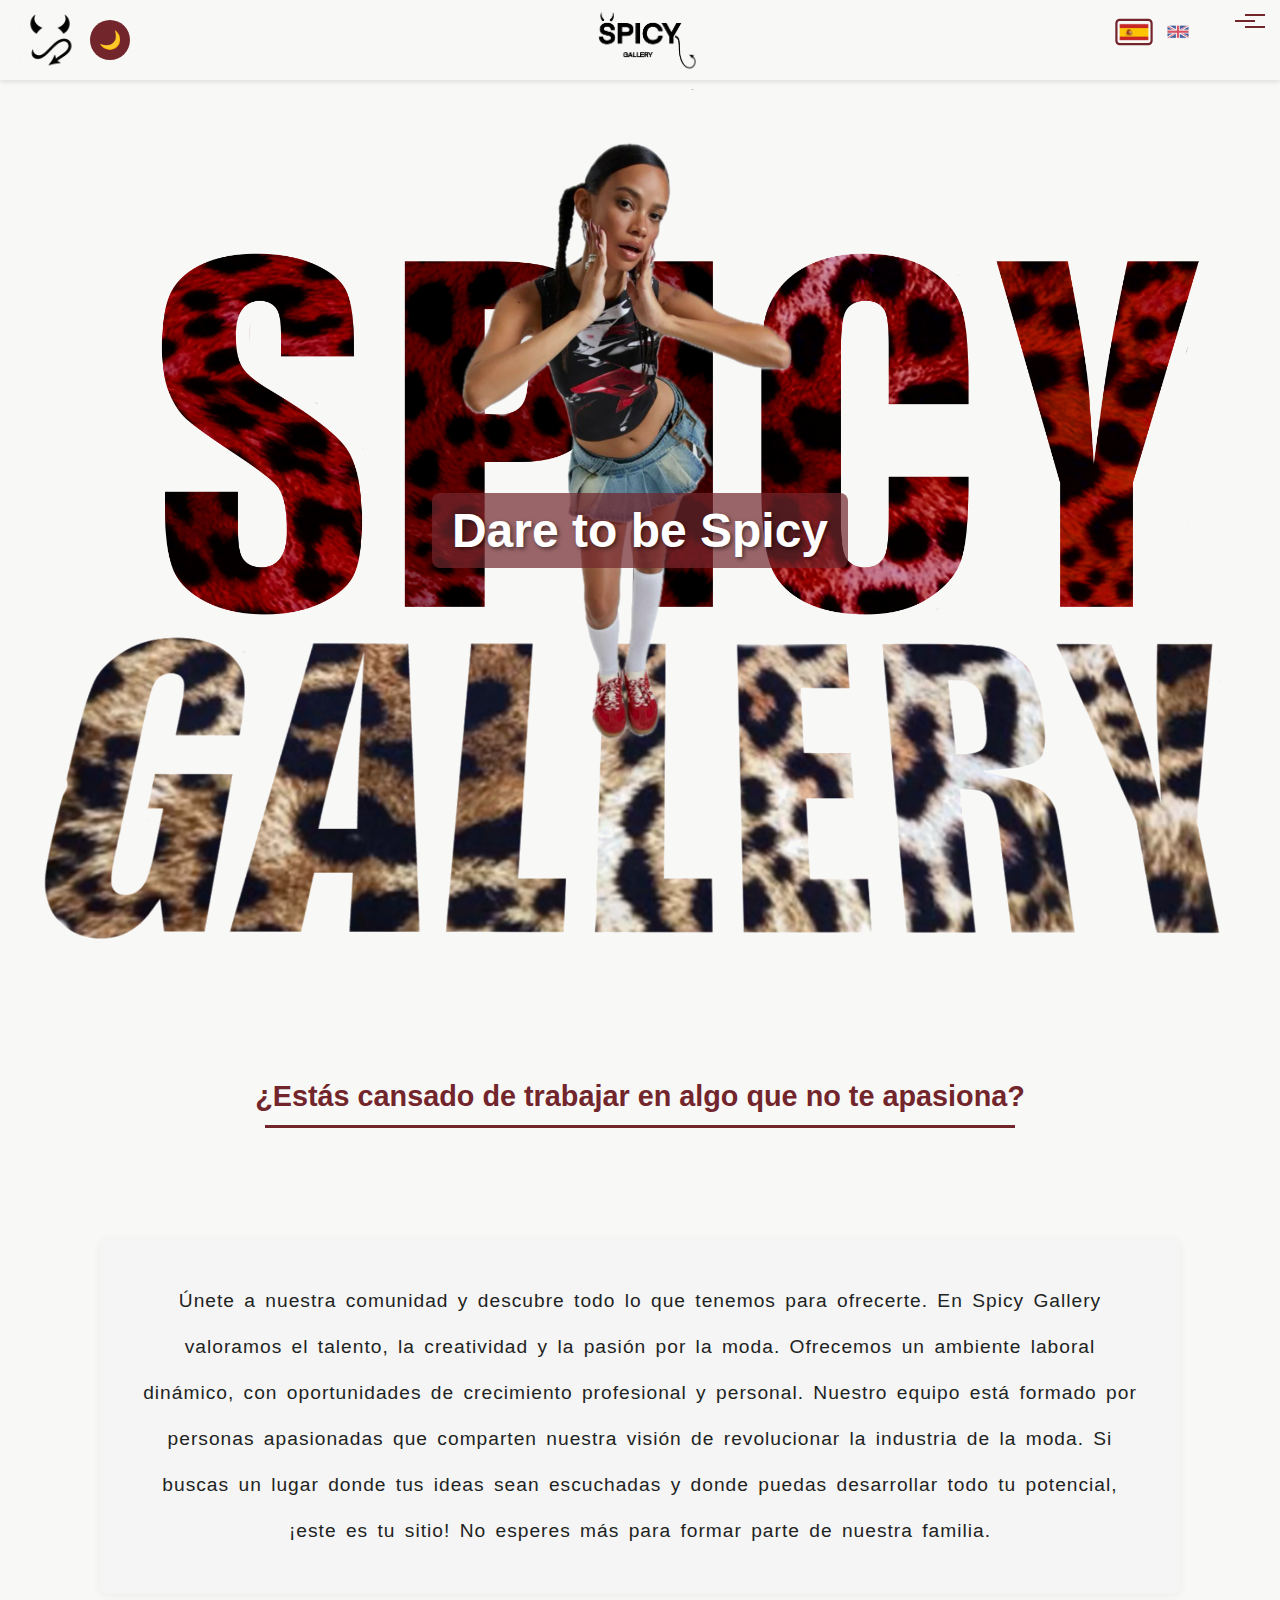
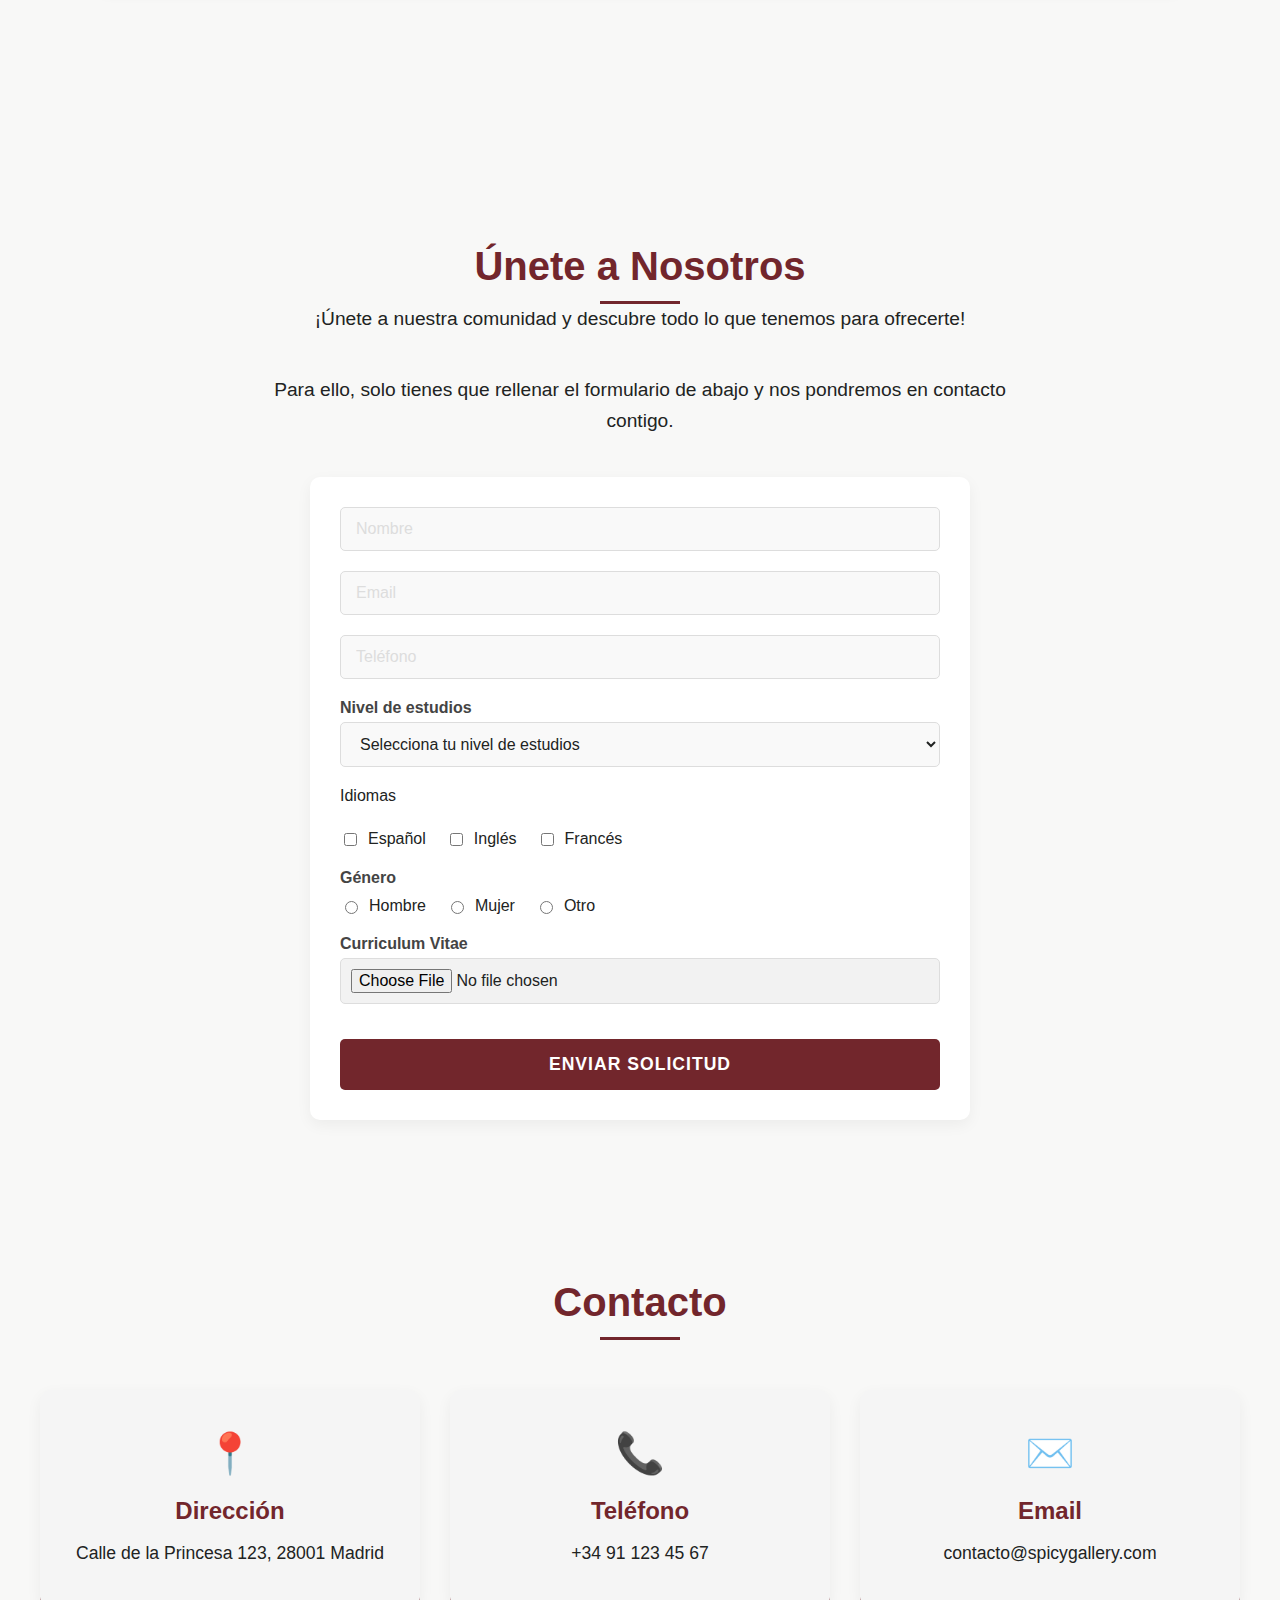
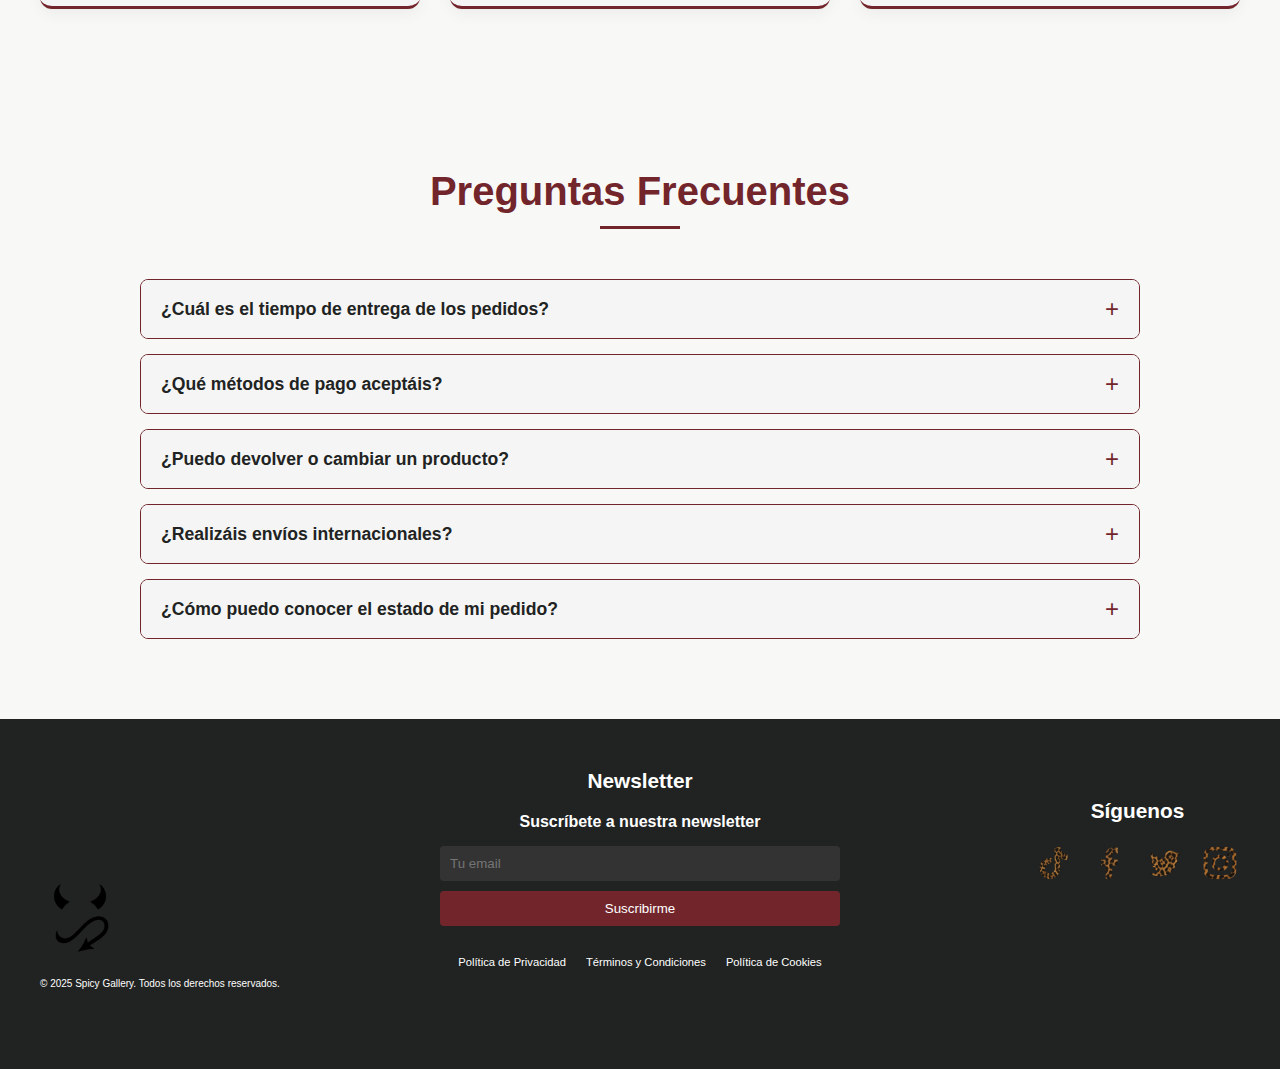
<file: html/joinus.html>
<!DOCTYPE html>
<html lang="es">
<head>
    <meta charset="UTF-8">
    <meta name="viewport" content="width=device-width, initial-scale=1.0">
    <title>Únete a Nosotros - Spicy Gallery</title>
    <link rel="stylesheet" href="/css/style.css">
</head>
<body>
    <header class="header">
        <button class="theme-toggle" id="theme-toggle" onclick="toggleTheme()">🌙</button>
        <img src="Imagenes/cuernosycolanegros.png" alt="Marca" class="header__brand">
        <img src="Imagenes/Logonegro.png" alt="Logo de la marca" class="header__logo">
        <div class="header__language">
            <img src="Imagenes/spainflag.png" alt="Español" class="header__language-flag active" data-lang="es">
            <img src="Imagenes/ukflag.png" alt="English" class="header__language-flag" data-lang="en">
        </div>
        <button class="header__menu-toggle" id="menuToggle">
            <span class="header__menu-icon"></span>
        </button>
        <nav class="header__nav" id="navMenu">
            <a href="index.html" class="header__nav-link">INICIO</a>
            <a href="shop.html" class="header__nav-link">TIENDA</a>
            <a href="aboutus.html" class="header__nav-link">SOBRE NOSOTROS</a>
            <a href="news.html" class="header__nav-link">NOTICIAS Y BLOG</a>
            <a href="joinus.html" class="header__nav-link">ÚNETE A NOSOTROS</a>
            <a href="juego-pares.html" class="header__nav-link">JUEGO</a>
        </nav>
    </header>
    <section class="postheader">
        <h1 class="postheader__title">Dare to be Spicy</h1>
    </section>
    <section class="join-section">
        <div class="join-section-container">
            <div class="join-intro-header">
                <h2>¿Estás cansado de trabajar en algo que no te apasiona?</h2>
            </div>
            <div class="join-intro">
                <p>
                    Únete a nuestra comunidad y descubre todo lo que tenemos para ofrecerte. En Spicy Gallery valoramos el talento, la creatividad y la pasión por la moda. Ofrecemos un ambiente laboral dinámico,  con oportunidades de crecimiento profesional y personal. Nuestro equipo está formado por personas apasionadas que comparten nuestra visión de revolucionar la industria de la moda. Si buscas un lugar donde tus ideas sean escuchadas y donde puedas desarrollar todo tu potencial, ¡este es tu sitio! No esperes más para formar parte de nuestra familia.
                </p>
            </div>
        </div>
    </section>
    <section class="joinus">
        <h1 class="joinus__title">Únete a Nosotros</h1>
        <h2 class="joinus__subtitle">¡Únete a nuestra comunidad y descubre todo lo que tenemos para ofrecerte!</h2>
        <h2 class="joinus__subtitle">Para ello, solo tienes que rellenar el formulario de abajo y nos pondremos en contacto contigo.</h2>

        <div class="joinus__container">
            <form action="#" class="joinus__form">
                <input type="text" placeholder="Nombre" class="joinus__input" required>
                <input type="email" placeholder="Email" class="joinus__input" required>
                <input type="text" placeholder="Teléfono" class="joinus__input" required>
                
                <label for="nivel" class="joinus__label">Nivel de estudios</label>
                <select id="nivel" class="joinus__select" required>
                    <option value="" disabled selected>Selecciona tu nivel de estudios</option>
                    <option value="primaria">Primaria</option>
                    <option value="secundaria">Secundaria</option>
                    <option value="universidad">Universidad</option>
                </select>
                
                <label class="Joinus_label">Idiomas</label>
                <div class="joinus__group">
                    <label class="joinus__option">
                        <input type="checkbox" name="idioma" value="español">
                        Español
                    </label>
                    <label class="joinus__option">   
                        <input type="checkbox" name="idioma" value="ingles">
                        Inglés
                    </label>
                    <label class="joinus__option">
                        <input type="checkbox" name="idioma" value="frances">
                        Francés
                    </label>
                </div>
                
                <label class="joinus__label">Género</label>  
                <div class="joinus__group">
                    <label class="joinus__option">
                        <input type="radio" name="genero" value="hombre">
                        Hombre
                    </label>
                    <label class="joinus__option">
                        <input type="radio" name="genero" value="mujer">
                        Mujer
                    </label>
                    <label class="joinus__option">
                        <input type="radio" name="genero" value="otro">
                        Otro
                    </label>
                </div>
                
                <label for="documento" class="joinus__label">Curriculum Vitae</label>
                <input type="file" id="documento" accept=".pdf, .doc, .docx" class="joinus__input">
                
                <button type="submit" class="joinus__button">Enviar solicitud</button>
            </form>
        </div>
    </section>

    <section class="contact">
        <div class="contact__container">
            <div class="contact__header">
                <h2 class="contact__title">Contacto</h2>
            </div>
            <div class="contact__content">
                <div class="contact__card">
                    <div class="contact__icon">📍</div>
                    <h3 class="contact__subtitle">Dirección</h3>
                    <p class="contact__text">Calle de la Princesa 123, 28001 Madrid</p>
                </div>
                <div class="contact__card">
                    <div class="contact__icon">📞</div>
                    <h3 class="contact__subtitle">Teléfono</h3>
                    <p class="contact__text">+34 91 123 45 67</p>
                </div>
                <div class="contact__card">
                    <div class="contact__icon">✉️</div>
                    <h3 class="contact__subtitle">Email</h3>
                    <p class="contact__text">contacto@spicygallery.com</p>
                </div>
            </div>
        </div>
    </section>
    <section class="faq">
        <div class="faq__container">
            <div class="faq__header">
                <h2 class="faq__title">Preguntas Frecuentes</h2>
            </div>
            <div class="faq__content">
                <div class="faq__item">
                    <div class="faq__question">
                        <h3>¿Cuál es el tiempo de entrega de los pedidos?</h3>
                        <span class="faq__icon">+</span>
                    </div>
                    <div class="faq__answer">
                        <p>El tiempo de entrega estándar es de 3 a 5 días hábiles en España peninsular. Para envíos internacionales, el tiempo puede variar entre 7 y 14 días dependiendo del destino.</p>
                    </div>
                </div>
                
                <div class="faq__item">
                    <div class="faq__question">
                        <h3>¿Qué métodos de pago aceptáis?</h3>
                        <span class="faq__icon">+</span>
                    </div>
                    <div class="faq__answer">
                        <p>Aceptamos tarjetas de crédito/débito (Visa, Mastercard, American Express), PayPal, transferencia bancaria y pago contra reembolso (con cargo adicional).</p>
                    </div>
                </div>
                
                <div class="faq__item">
                    <div class="faq__question">
                        <h3>¿Puedo devolver o cambiar un producto?</h3>
                        <span class="faq__icon">+</span>
                    </div>
                    <div class="faq__answer">
                        <p>Sí, tienes 14 días desde la recepción del pedido para solicitar una devolución o cambio. Los productos deben estar en perfecto estado, con todas las etiquetas y en su embalaje original.</p>
                    </div>
                </div>
                
                <div class="faq__item">
                    <div class="faq__question">
                        <h3>¿Realizáis envíos internacionales?</h3>
                        <span class="faq__icon">+</span>
                    </div>
                    <div class="faq__answer">
                        <p>Sí, realizamos envíos a nivel internacional. Los gastos de envío y tiempos de entrega varían según el país de destino. Puedes consultar las tarifas específicas durante el proceso de compra.</p>
                    </div>
                </div>
                
                <div class="faq__item">
                    <div class="faq__question">
                        <h3>¿Cómo puedo conocer el estado de mi pedido?</h3>
                        <span class="faq__icon">+</span>
                    </div>
                    <div class="faq__answer">
                        <p>Una vez realizado tu pedido, recibirás un correo de confirmación con un número de seguimiento. Podrás consultar el estado de tu envío a través de nuestra web en la sección "Mi cuenta" o directamente en la web de la empresa de transporte.</p>
                    </div>
                </div>
            </div>
        </div>
    </section>

    <footer class="footer">
        <div class="footer__container">
            <div class="footer__left">
                <img src="Imagenes/cuernosycolablancos.png" alt="Logo Spicy Gallery" class="footer__logo">
                <p class="footer__copyright">© 2025 Spicy Gallery. Todos los derechos reservados.</p>
            </div>
            
            <div class="footer__center">
                <h3 class="footer__column-title">Newsletter</h3>
                <div class="footer__newsletter">
                    <h4 class="footer__newsletter-subtitle">Suscríbete a nuestra newsletter</h4>
                    <form class="footer__form">
                        <input type="email" placeholder="Tu email" class="footer__input">
                        <button type="submit" class="footer__button">Suscribirme</button>
                    </form>
                </div>
                
                <div class="footer__legal">
                    <a href="#">Política de Privacidad</a>
                    <a href="#">Términos y Condiciones</a>
                    <a href="#">Política de Cookies</a>
                </div>
            </div>
            
            <div class="footer__right">
                <h3 class="footer__column-title">Síguenos</h3>
                <div class="footer__social">
                    <img src="Imagenes/logotiktok.png"  alt="TikTok" onclick="window.open('https://www.tiktok.com', '_blank')" class="footer__social-link">
                    <img src="Imagenes/logofacebook.png" alt="Facebook" onclick="window.open('https://www.facebook.com', '_blank')" class="footer__social-link">
                    <img src="Imagenes/logotwitter.png" alt="Twitter" onclick="window.open('https://www.twitter.com', '_blank')" class="footer__social-link">
                    <img src="Imagenes/logoinstagram.png" alt="Instagram" onclick="window.open('https://www.instagram.com')" class="footer__social-link">
                </div>
            </div>
        </div>
    </footer>
    
    <script src="../js/dom.js"></script>
</body>
</html>
</file>
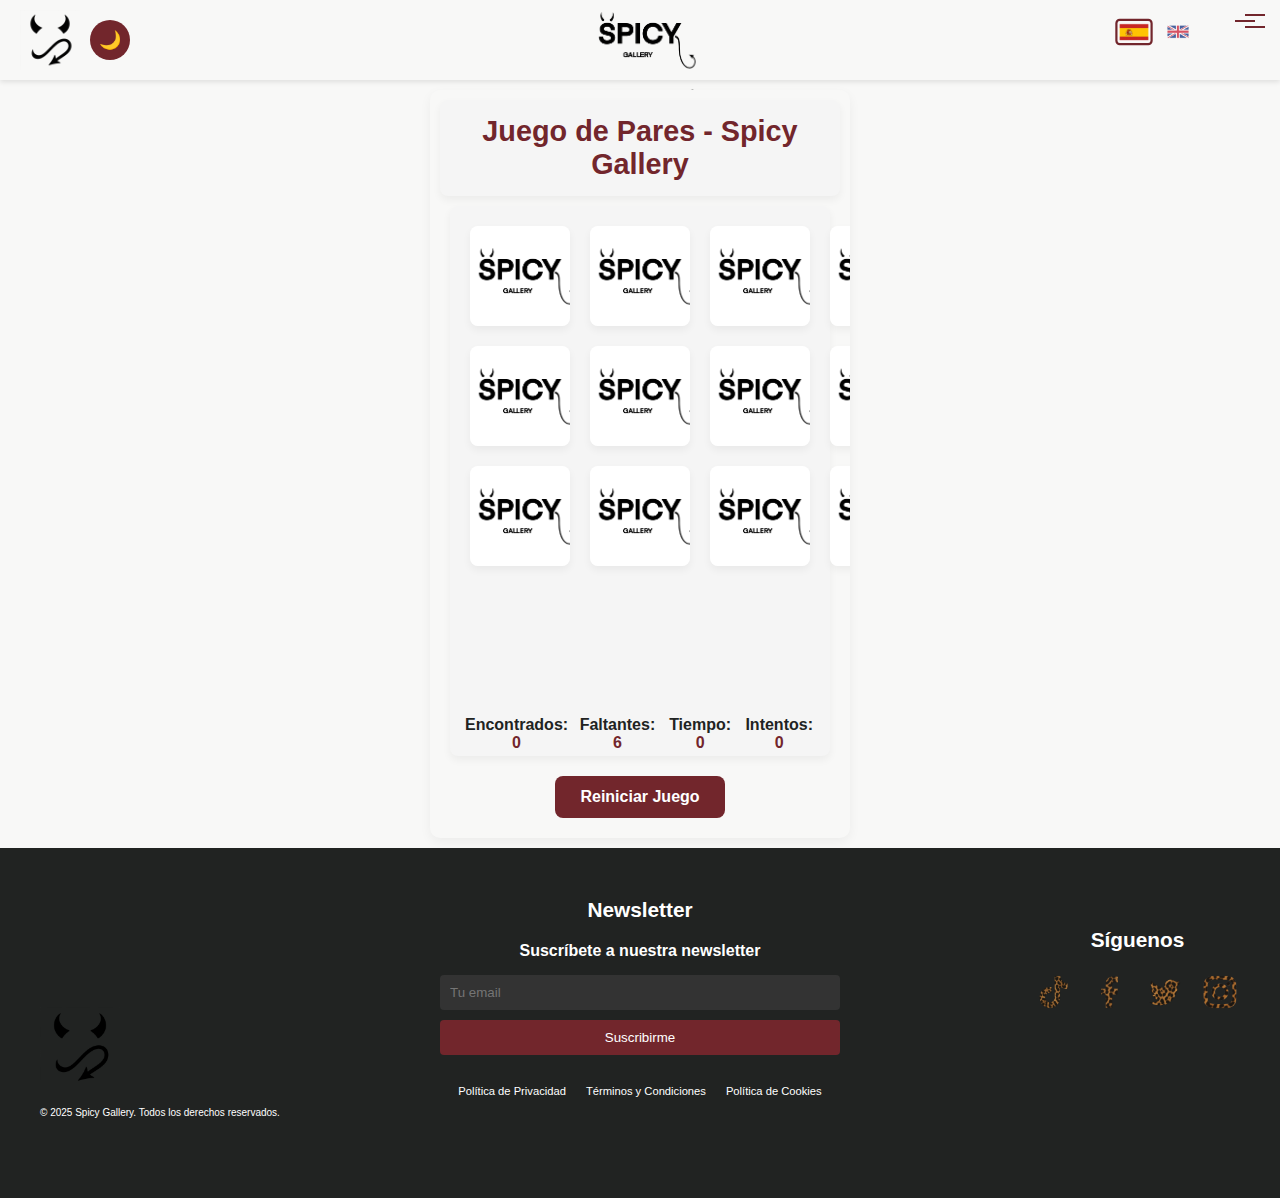
<file: html/juego-pares.html>
<!DOCTYPE html>
<html lang="es">
<head>
    <meta charset="UTF-8">
    <meta name="viewport" content="width=device-width, initial-scale=1.0">
    <meta http-equiv="X-UA-Compatible" content="ie=edge">
    <link rel="stylesheet" href="../css/style.css">
    <title data-i18n="Juego de Pares - Spicy Gallery">Juego de Pares - Spicy Gallery</title>
</head>
<body>
    <header class="header">
        <button class="theme-toggle" id="theme-toggle" onclick="toggleTheme()">🌙</button>
        <img src="Imagenes/cuernosycolanegros.png" alt="Marca" class="header__brand">
        <img src="Imagenes/Logonegro.png" alt="Logo de la marca" class="header__logo">
        <div class="header__language">
            <img src="Imagenes/spainflag.png" alt="Español" class="header__language-flag active" data-lang="es">
            <img src="Imagenes/ukflag.png" alt="English" class="header__language-flag" data-lang="en">
        </div>
        <button class="header__menu-toggle" id="menuToggle">
            <span class="header__menu-icon"></span>
        </button>
        <nav class="header__nav" id="navMenu">
            <a href="index.html" class="header__nav-link" data-i18n="INICIO">INICIO</a>
            <a href="shop.html" class="header__nav-link" data-i18n="TIENDA">TIENDA</a>
            <a href="aboutus.html" class="header__nav-link" data-i18n="SOBRE NOSOTROS">SOBRE NOSOTROS</a>
            <a href="news.html" class="header__nav-link" data-i18n="NOTICIAS Y BLOG">NOTICIAS Y BLOG</a>
            <a href="joinus.html" class="header__nav-link" data-i18n="ÚNETE A NOSOTROS">ÚNETE A NOSOTROS</a>
            <a href="juego-pares.html" class="header__nav-link active" data-i18n="JUEGO">JUEGO</a>
        </nav>
    </header>
    


    <div class="game">
        <h1 class="game__title" data-i18n="Juego de Pares - Spicy Gallery">
            Juego de Pares - Spicy Gallery
        </h1>
        <div id="pantalla" class="game__board">
            <div id="ganaste" class="game__win-message" data-i18n="¡GANASTE!">
                ¡GANASTE!
            </div>
            <div class="game__stats">
                <p class="game__stat-item"><span data-i18n="Encontrados: ">Encontrados: </span>
                    <span id="encontrados" class="game__stat-value">0</span>
                </p>
                <p class="game__stat-item"><span data-i18n="Faltantes: ">Faltantes: </span>
                    <span id="faltantes" class="game__stat-value">6</span>
                </p>
                <p class="game__stat-item"><span data-i18n="Tiempo: ">Tiempo: </span>
                    <span id="temporizador" class="game__stat-value">0</span>
                </p>
                <p class="game__stat-item"><span data-i18n="Intentos: ">Intentos: </span>
                    <span id="intentos" class="game__stat-value">0</span>
                </p>
            </div>
        </div>
        <button id="restart-btn" class="game__restart-button" data-i18n="Reiniciar Juego">Reiniciar Juego</button>
    </div>

    <footer class="footer">
        <div class="footer__container">
            <div class="footer__left">
                <img src="Imagenes/cuernosycolablancos.png" alt="Logo Spicy Gallery" class="footer__logo">
                <p class="footer__copyright" data-i18n="© 2025 Spicy Gallery. Todos los derechos reservados.">© 2025 Spicy Gallery. Todos los derechos reservados.</p>
            </div>
            
            <div class="footer__center">
                <h3 class="footer__column-title" data-i18n="Newsletter">Newsletter</h3>
                <div class="footer__newsletter">
                    <h4 class="footer__newsletter-subtitle" data-i18n="Suscríbete a nuestra newsletter">Suscríbete a nuestra newsletter</h4>
                    <form class="footer__form">
                        <input type="email" data-i18n-placeholder="Tu email" placeholder="Tu email" class="footer__input">
                        <button type="submit" class="footer__button" data-i18n="Suscribirme">Suscribirme</button>
                    </form>
                </div>
                
                <div class="footer__legal">
                    <a href="#" data-i18n="Política de Privacidad">Política de Privacidad</a>
                    <a href="#" data-i18n="Términos y Condiciones">Términos y Condiciones</a>
                    <a href="#" data-i18n="Política de Cookies">Política de Cookies</a>
                </div>
            </div>
            
            <div class="footer__right">
                <h3 class="footer__column-title" data-i18n="Síguenos">Síguenos</h3>
                <div class="footer__social">
                    <img src="Imagenes/logotiktok.png" alt="TikTok" onclick="window.open('https://www.tiktok.com', '_blank')" class="footer__social-link">
                    <img src="Imagenes/logofacebook.png" alt="Facebook" onclick="window.open('https://www.facebook.com', '_blank')" class="footer__social-link">
                    <img src="Imagenes/logotwitter.png" alt="Twitter" onclick="window.open('https://www.twitter.com', '_blank')" class="footer__social-link">
                    <img src="Imagenes/logoinstagram.png" alt="Instagram" onclick="window.open('https://www.instagram.com')" class="footer__social-link">
                </div>
            </div>
        </div>
    </footer>
    
    <script src="../js/dom.js"></script>
</body>
</html>
</file>
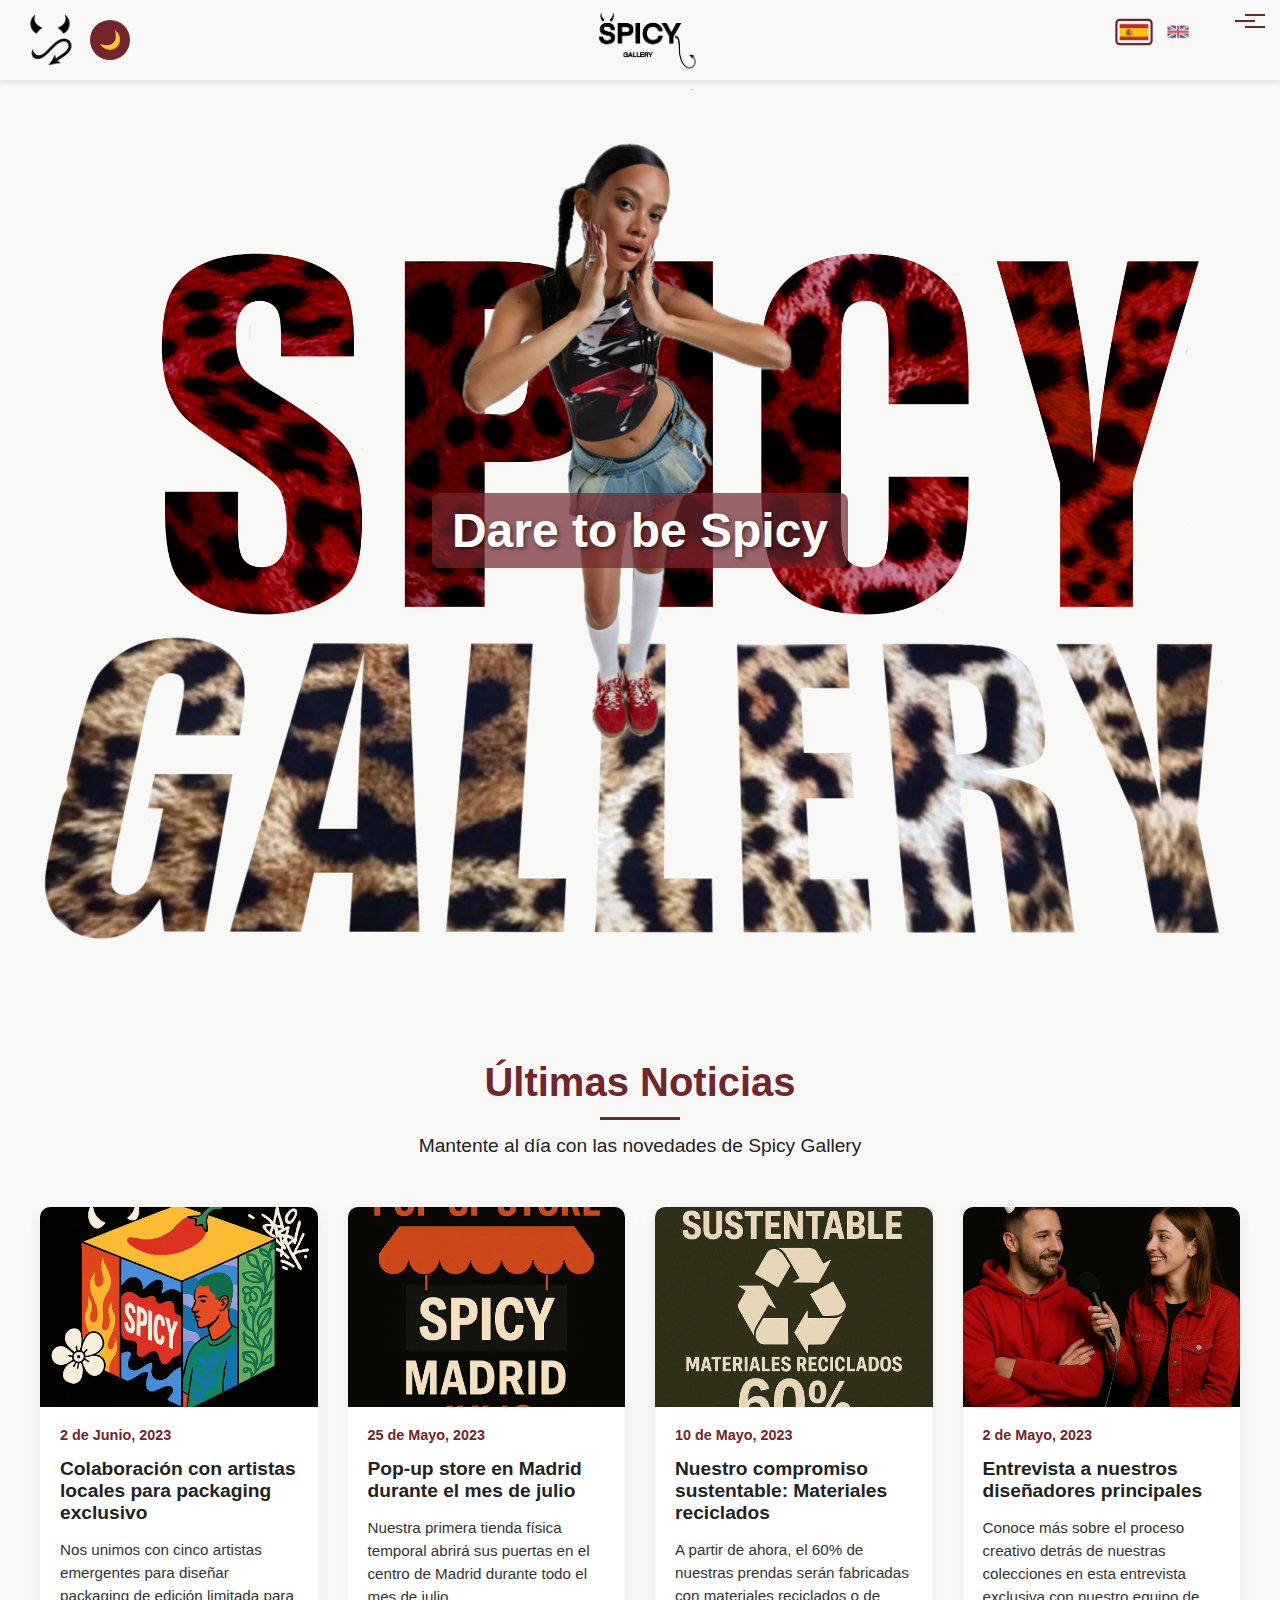
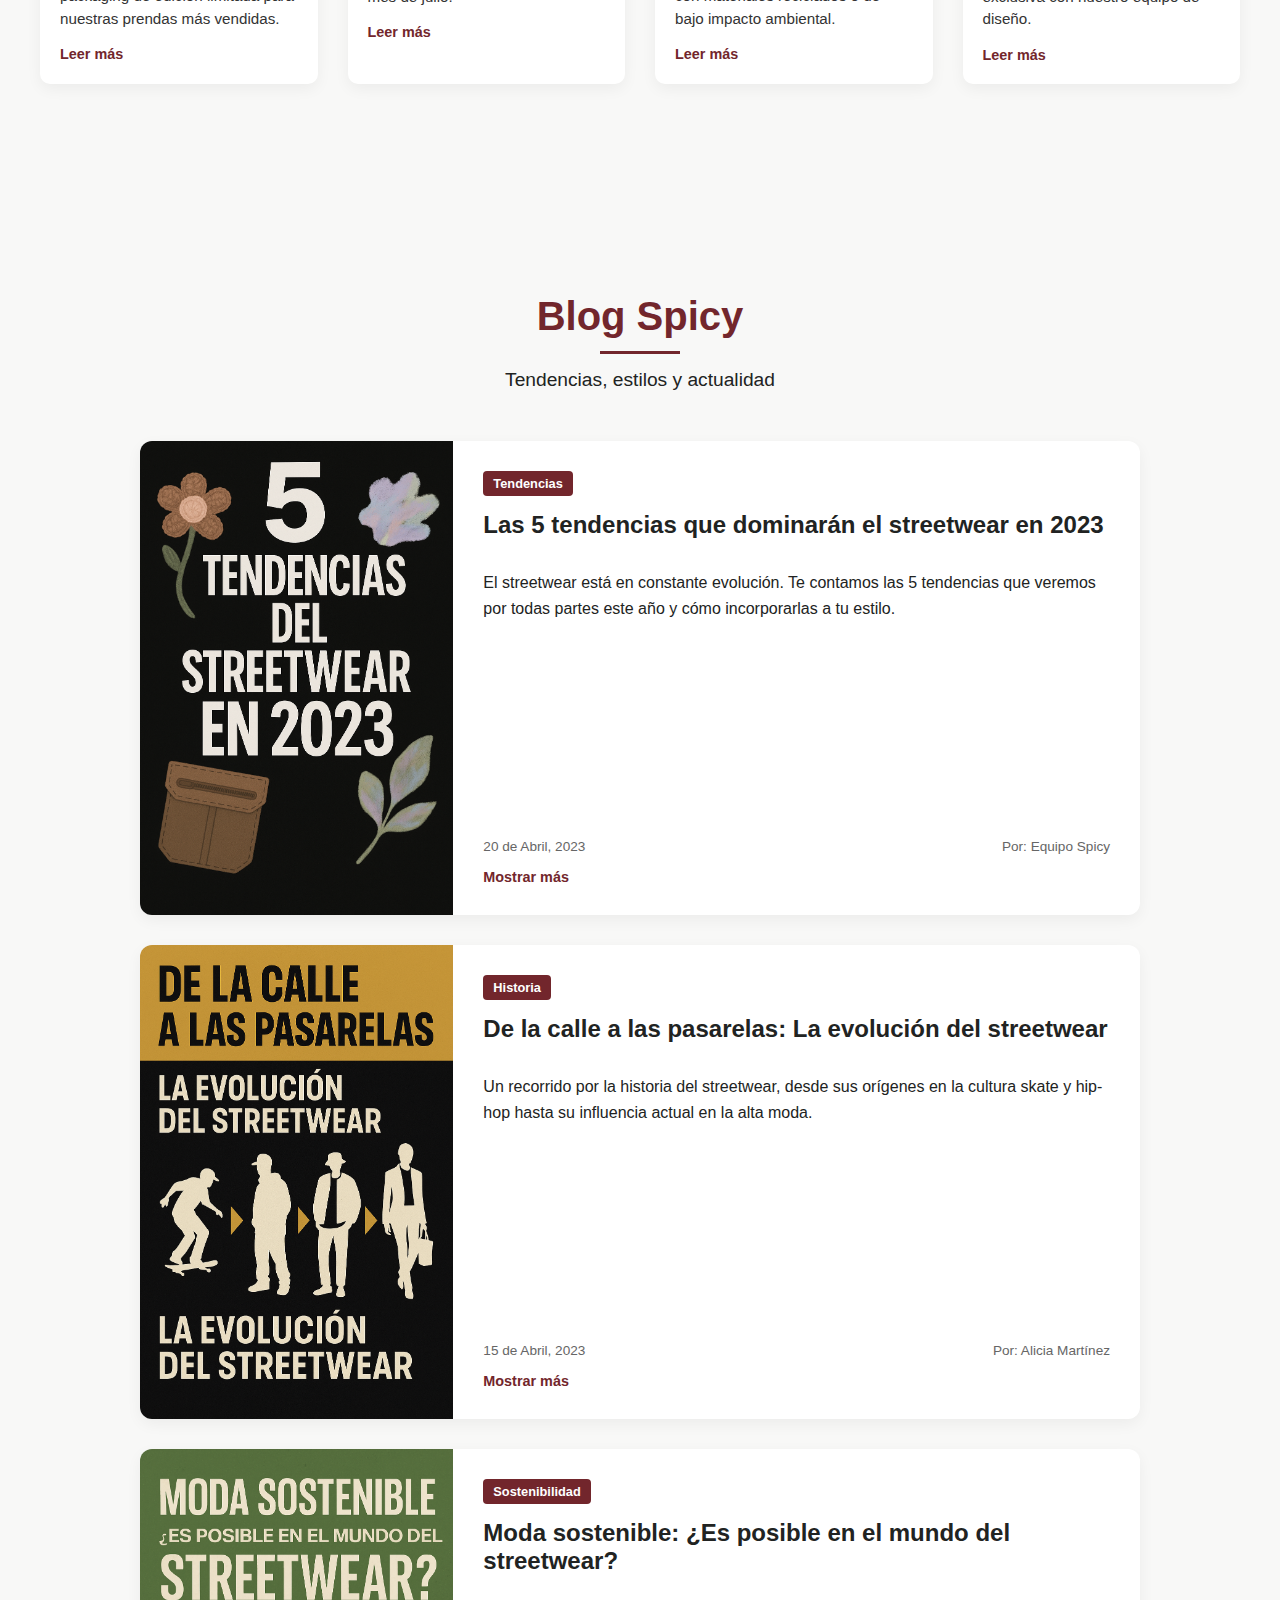
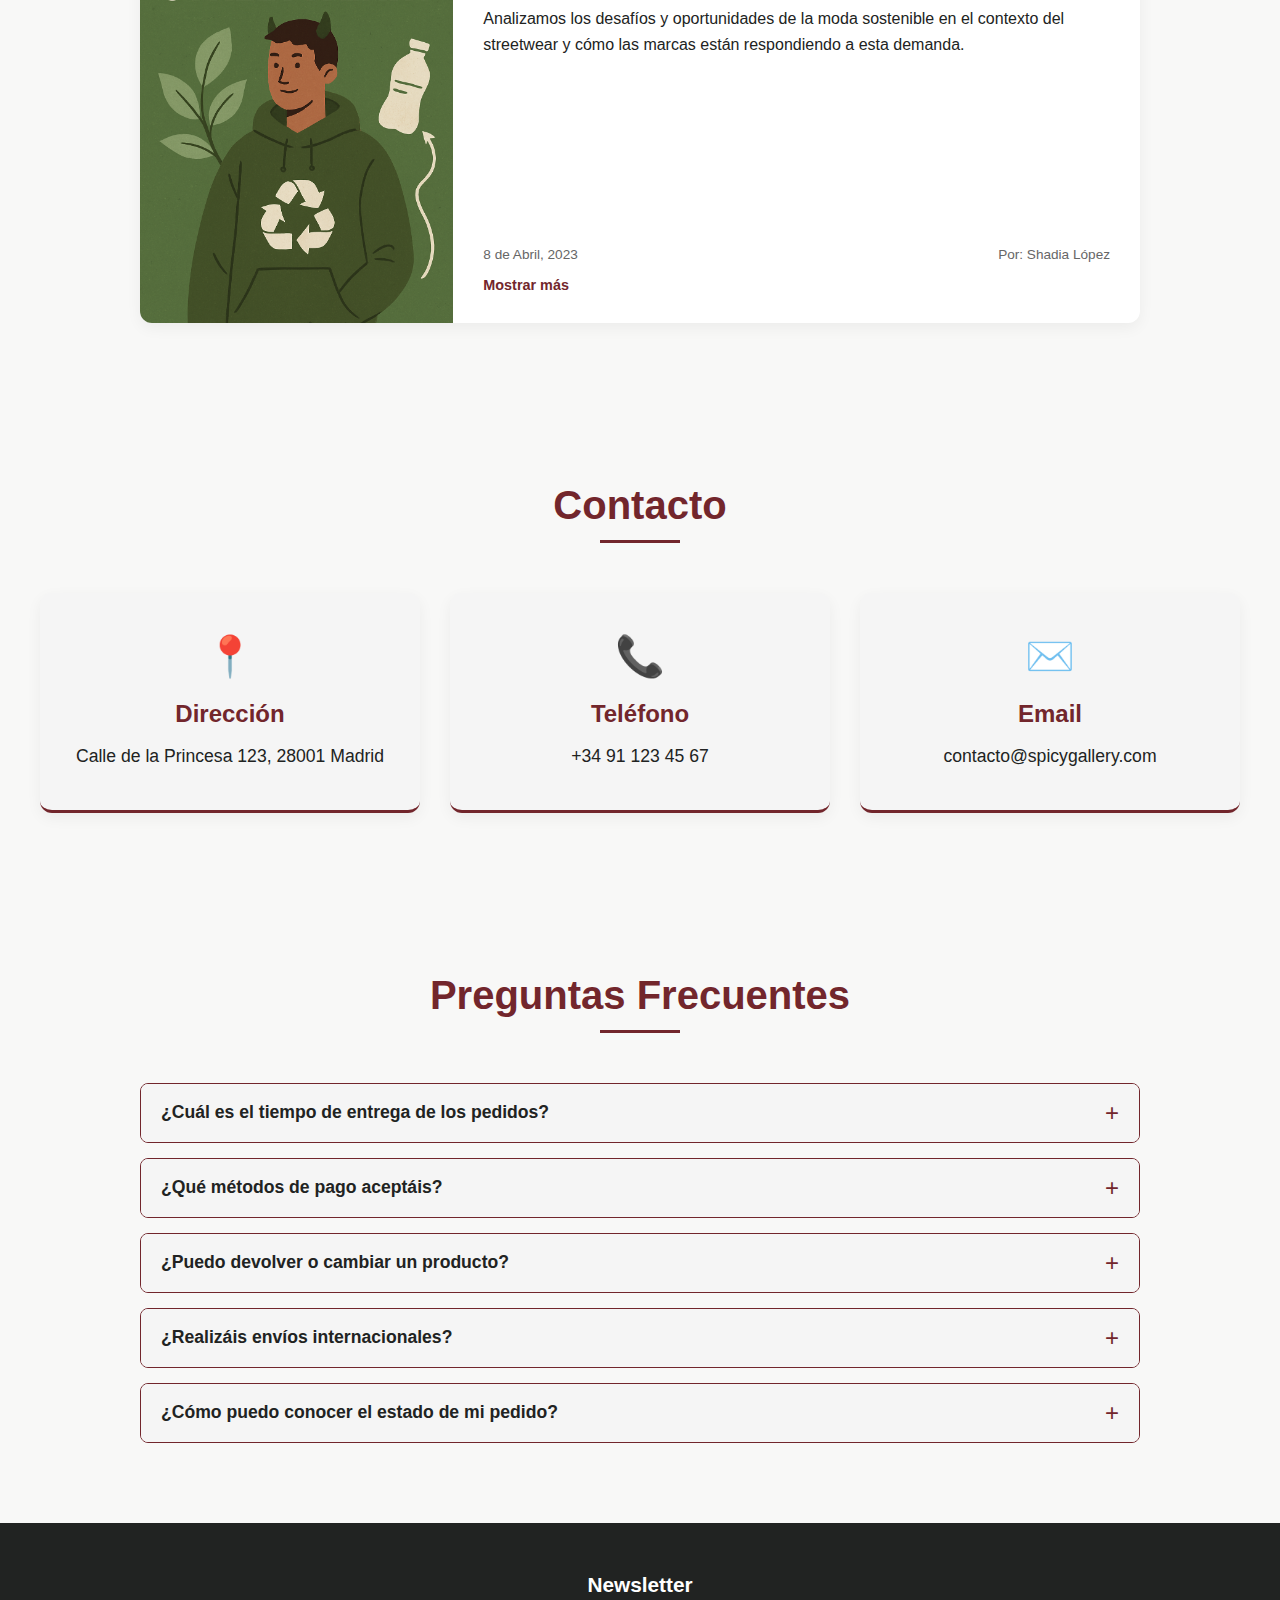
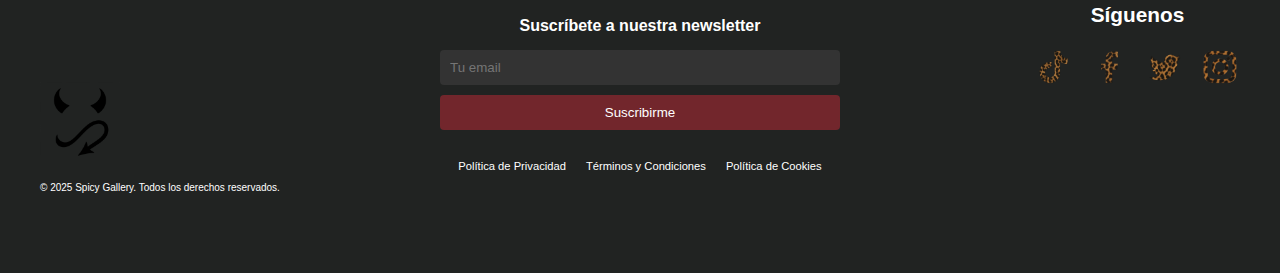
<file: html/news.html>
<!DOCTYPE html>
<html lang="es">
<head>
    <meta charset="UTF-8">
    <meta name="viewport" content="width=device-width, initial-scale=1.0">
    <title>Noticias y Blog - Spicy Gallery</title>
    <link rel="stylesheet" href="../css/style.css">
</head>
<body>
    <header class="header">
        <button class="theme-toggle" id="theme-toggle" onclick="toggleTheme()">🌙</button>
        <img src="Imagenes/cuernosycolanegros.png" alt="Marca" class="header__brand">
        <img src="Imagenes/Logonegro.png" alt="Logo de la marca" class="header__logo">
        <div class="header__language">
            <img src="Imagenes/spainflag.png" alt="Español" class="header__language-flag active" data-lang="es">
            <img src="Imagenes/ukflag.png" alt="English" class="header__language-flag" data-lang="en">
        </div>
        <button class="header__menu-toggle" id="menuToggle">
            <span class="header__menu-icon"></span>
        </button>
        <nav class="header__nav" id="navMenu">
            <a href="index.html" class="header__nav-link">INICIO</a>
            <a href="shop.html" class="header__nav-link">TIENDA</a>
            <a href="aboutus.html" class="header__nav-link">SOBRE NOSOTROS</a>
            <a href="news.html" class="header__nav-link">NOTICIAS Y BLOG</a>
            <a href="joinus.html" class="header__nav-link">ÚNETE A NOSOTROS</a>
            <a href="juego-pares.html" class="header__nav-link">JUEGO</a>
        </nav>
    </header>

    <section class="postheader">
        <h1 class="postheader__title">Dare to be Spicy</h1>
    </section>

<section class="news">
    <div class="news__container">
        <div class="news__header">
            <h2 class="news__title">Últimas Noticias</h2>
            <p class="news__subtitle">Mantente al día con las novedades de Spicy Gallery</p>
        </div>

        <div class="news__grid">
            <article class="news__card">
                <div class="news__card-image">
                    <img src="Imagenes/Noticia2.png" alt="Colaboración con artistas locales" class="news__image">
                </div>
                <div class="news__card-content">
                    <span class="news__date">2 de Junio, 2023</span>
                    <h3 class="news__card-title">Colaboración con artistas locales para packaging exclusivo</h3>
                    <p class="news__card-excerpt">Nos unimos con cinco artistas emergentes para diseñar packaging de edición limitada para nuestras prendas más vendidas.</p>
                    <a href="#" class="news__card-link">Leer más</a>
                    <div class="news__card-full-text hidden">
                        <p>Esta colaboración representa nuestro compromiso con el arte local y la sostenibilidad. Cada artista ha creado diseños únicos que reflejan tanto su estilo personal como la esencia de Spicy Gallery.</p> 
                        <p>Los cinco artistas seleccionados provienen de diferentes disciplinas: ilustración digital, graffiti, pintura tradicional, collage y diseño textil. Esta diversidad se refleja en la variedad de estilos y técnicas aplicadas a nuestro packaging.</p>
                        <p>Además de embellecer nuestros productos, esta iniciativa tiene un componente social: un porcentaje de cada venta irá destinado a programas educativos de arte para jóvenes en riesgo de exclusión social.</p>
                    </div>
                </div>
            </article>

            <article class="news__card">
                <div class="news__card-image">
                    <img src="Imagenes/Noticia3.png" alt="Pop-up store Madrid" class="news__image">
                </div>
                <div class="news__card-content">
                    <span class="news__date">25 de Mayo, 2023</span>
                    <h3 class="news__card-title">Pop-up store en Madrid durante el mes de julio</h3>
                    <p class="news__card-excerpt">Nuestra primera tienda física temporal abrirá sus puertas en el centro de Madrid durante todo el mes de julio.</p>
                    <a href="#" class="news__card-link">Leer más</a>
                    <div class="news__card-full-text hidden">
                        <p>Estamos entusiasmados de anunciar nuestra primera tienda física en el corazón de Madrid. Ubicada en Calle Fuencarral 43, nuestra pop-up store ofrecerá la experiencia Spicy Gallery completa del 1 al 31 de julio.</p>
                        <p>Los visitantes podrán explorar nuestra colección completa, incluyendo piezas exclusivas que solo estarán disponibles en tienda. El espacio ha sido diseñado por el reconocido estudio de interiorismo Urban Concepts para reflejar la estética urbana y vanguardista de nuestra marca.</p>
                        <p>Además de las compras, organizaremos eventos semanales como talleres de personalización, charlas con diseñadores y sesiones de DJ en vivo. El calendario completo de actividades estará disponible próximamente en nuestras redes sociales.</p>
                    </div>
                </div>
            </article>

            <article class="news__card">
                <div class="news__card-image">
                    <img src="Imagenes/Noticia4.png" alt="Compromiso sustentable" class="news__image">
                </div>
                <div class="news__card-content">
                    <span class="news__date">10 de Mayo, 2023</span>
                    <h3 class="news__card-title">Nuestro compromiso sustentable: Materiales reciclados</h3>
                    <p class="news__card-excerpt">A partir de ahora, el 60% de nuestras prendas serán fabricadas con materiales reciclados o de bajo impacto ambiental.</p>
                    <a href="#" class="news__card-link">Leer más</a>
                    <div class="news__card-full-text hidden">
                        <p>En Spicy Gallery, creemos que la moda debe ser tanto estéticamente impactante como responsable con el planeta. Por eso, estamos orgullosos de anunciar que, a partir de este mes, el 60% de nuestras prendas serán fabricadas con materiales reciclados o de bajo impacto ambiental.</p>
                        <p>Entre los materiales que estamos incorporando se encuentran el algodón orgánico certificado, poliéster reciclado proveniente de botellas de plástico, y fibras innovadoras como el Tencel y el cáñamo industrial. Nuestro objetivo es alcanzar el 80% para finales de 2023 y el 100% para 2025.</p>
                        <p>Además de los materiales, estamos implementando procesos de producción más eficientes en cuanto al consumo de agua y energía, y trabajando únicamente con fábricas que garantizan condiciones laborales justas y seguras para sus trabajadores.</p>
                    </div>
                </div>
            </article>

            <article class="news__card">
                <div class="news__card-image">
                    <img src="Imagenes/Noticia5.png" alt="Entrevista a diseñadores" class="news__image">
                </div>
                <div class="news__card-content">
                    <span class="news__date">2 de Mayo, 2023</span>
                    <h3 class="news__card-title">Entrevista a nuestros diseñadores principales</h3>
                    <p class="news__card-excerpt">Conoce más sobre el proceso creativo detrás de nuestras colecciones en esta entrevista exclusiva con nuestro equipo de diseño.</p>
                    <a href="#" class="news__card-link">Leer más</a>
                    <div class="news__card-full-text hidden">
                        <p>Entrevistamos a Carlos Méndez y Laura Soto, los diseñadores principales de Spicy Gallery, para conocer más sobre su proceso creativo y las inspiraciones detrás de nuestras colecciones más exitosas.</p>
                        <p class="news__card-question">¿De dónde viene vuestra inspiración para cada colección?</p>
                        <p>Carlos: Nos inspiramos en la cultura urbana global, pero siempre con un enfoque local. Observamos qué está pasando en las calles, en la música, en el arte. Para nosotros es crucial que nuestras prendas cuenten una historia auténtica.</p>
                        <p>Esmeralda: También nos inspiramos mucho en la arquitectura y el diseño industrial. Me encanta jugar con las proporciones y las estructuras, trasladando esos conceptos a las prendas. Y por supuesto, siempre tenemos en cuenta la funcionalidad y comodidad.</p>
                        <p class="news__card-question">¿Cuál ha sido el mayor desafío al diseñar para Spicy Gallery?</p>
                        <p>Carlos: Mantener el equilibrio entre ser innovadores y comerciales. Queremos empujar los límites, pero también crear prendas que la gente realmente quiera y pueda usar en su día a día.</p>
                        <p>Esmeralda: El desafío principal es mantener una identidad visual coherente a lo largo de las colecciones, pero al mismo tiempo permitir que cada diseñador tenga un espacio para su individualidad.</p>
                    </div>
                </div>
            </article>
        </div>
    </div>
</section>

<section class="blog">
    <div class="blog__container">
        <div class="blog__header">
            <h2 class="blog__title">Blog Spicy</h2>
            <p class="blog__subtitle">Tendencias, estilos y actualidad</p>
        </div>

        <div class="blog__content">
            <article class="blog__article">
                <div class="blog__article-image">
                    <img src="Imagenes/Blog1.png" alt="Tendencias 2023" class="blog__img">
                </div>
                <div class="blog__article-content">
                    <span class="blog__tag">Tendencias</span>
                    <h3 class="blog__article-title">Las 5 tendencias que dominarán el streetwear en 2023</h3>
                    <p class="blog__article-excerpt">El streetwear está en constante evolución. Te contamos las 5 tendencias que veremos por todas partes este año y cómo incorporarlas a tu estilo.</p>
                    <div class="blog__meta">
                        <span class="blog__date">20 de Abril, 2023</span>
                        <span class="blog__author">Por: Equipo Spicy</span>
                    </div>
                    <a href="#" class="blog__read-link">Leer artículo completo</a>
                    <div class="blog__article-full-text hidden">
                        <p class="blog__article-question">1. Siluetas oversize con toques estructurados</p>
                        <p>Las prendas amplias seguirán dominando, pero con un giro: detalles estructurados que aportan forma y equilibrio. Piensa en sudaderas oversize con hombros marcados o pantalones anchos con pinzas estratégicas.</p>
                        <p class="blog__article-question">2. Colores tierra y tonos pastel</p>
                        <p>Los colores neutros y tierra (beige, marrón, verde oliva) se combinan con toques de colores pastel como lavanda, mint o melocotón, creando looks equilibrados entre lo sobrio y lo expresivo.</p>
                        <p class="blog__article-question">3. Técnicas artesanales aplicadas al streetwear</p>
                        <p>El crochet, el patchwork y otras técnicas manuales tradicionales se aplican a prendas urbanas, creando piezas únicas con un valor artesanal añadido.</p>
                        <p class="blog__article-question">4. Estampados inspirados en la naturaleza</p>
                        <p>Los estampados florales abstractos, texturas que imitan elementos naturales y motivos inspirados en la naturaleza están reemplazando a los logos grandes y llamativos.</p>
                        <p class="blog__article-question">5. Funcionalidad y utilitarismo</p>
                        <p>Las prendas multifuncionales con bolsillos, cremalleras y elementos convertibles están ganando popularidad, combinando estética urbana con practicidad real.</p>
                        <p class="blog__article-question">Cómo incorporar estas tendencias</p>
                        <p>Lo más importante es adaptar estas tendencias a tu estilo personal y no seguirlas al pie de la letra. Comienza incorporando una tendencia a la vez, combinándola con piezas básicas de tu guardarropa. Recuerda que el streetwear trata sobre expresión personal y autenticidad, así que haz estas tendencias tuyas.</p>
                    </div>
                </div>
            </article>

            <article class="blog__article">
                <div class="blog__article-image">
                    <img src="Imagenes/Blog2.png" alt="Historia del streetwear" class="blog__img">
                </div>
                <div class="blog__article-content">
                    <span class="blog__tag">Historia</span>
                    <h3 class="blog__article-title">De la calle a las pasarelas: La evolución del streetwear</h3>
                    <p class="blog__article-excerpt">Un recorrido por la historia del streetwear, desde sus orígenes en la cultura skate y hip-hop hasta su influencia actual en la alta moda.</p>
                    <div class="blog__meta">
                        <span class="blog__date">15 de Abril, 2023</span>
                        <span class="blog__author">Por: Alicia Martínez</span>
                    </div>
                    <a href="#" class="blog__read-link">Leer artículo completo</a>
                    <div class="blog__article-full-text hidden">
                        <p class="blog__article-question">Los inicios: skateboarding y cultura surf (años 70-80)</p>
                        <p>El streetwear comenzó como ropa funcional para skaters en California. Marcas como Stüssy, originalmente una marca de tablas de surf, empezaron a producir camisetas y sudaderas que pronto se convirtieron en símbolos de pertenencia a una subcultura.</p>
                        <p class="blog__article-question">La influencia del hip-hop (años 80-90)</p>
                        <p>En los 80, el hip-hop emergente en Nueva York adoptó y transformó el streetwear, incorporando elementos como las zapatillas de baloncesto, los pantalones anchos y las grandes cadenas. Marcas como FUBU, Karl Kani y Cross Colours nacieron directamente de esta cultura.</p>
                        <p class="blog__article-question">La explosión japonesa (años 90-2000)</p>
                        <p>Japón aportó su visión única al streetwear con marcas como BAPE, Undercover y NEIGHBORHOOD, combinando influencias occidentales con estética japonesa y atención meticulosa al detalle y la calidad.</p>
                        <p class="blog__article-question">Streetwear y alta moda: la era de las colaboraciones (2000-2010)</p>
                        <p>La primera década del 2000 vio colaboraciones pioneras entre marcas de streetwear y diseñadores de alta moda. Supreme x Louis Vuitton rompió barreras y demostró que el streetwear había dejado de ser una moda marginal.</p>
                        <p class="blog__article-question">El presente y futuro: streetwear como fenómeno global</p>
                        <p>Hoy, el streetwear ha redefinido la industria de la moda. Virgil Abloh dirigiendo Louis Vuitton, Demna Gvasalia en Balenciaga y la omnipresencia de zapatillas deportivas en pasarelas de lujo demuestran cómo la influencia del streetwear ha permeado todos los niveles de la moda.</p>
                        <p>El futuro del streetwear parece dirigirse hacia la personalización, la sostenibilidad y la diversificación cultural, manteniendo su esencia de expresión personal y autenticidad.</p>
                    </div>
                </div>
            </article>

            <article class="blog__article">
                <div class="blog__article-image">
                    <img src="Imagenes/Blog3.png" alt="Sostenibilidad" class="blog__img">
                </div>
                <div class="blog__article-content">
                    <span class="blog__tag">Sostenibilidad</span>
                    <h3 class="blog__article-title">Moda sostenible: ¿Es posible en el mundo del streetwear?</h3>
                    <p class="blog__article-excerpt">Analizamos los desafíos y oportunidades de la moda sostenible en el contexto del streetwear y cómo las marcas están respondiendo a esta demanda.</p>
                    <div class="blog__meta">
                        <span class="blog__date">8 de Abril, 2023</span>
                        <span class="blog__author">Por: Shadia López</span>
                    </div>
                    <a href="#" class="blog__read-link">Leer artículo completo</a>
                    <div class="blog__article-full-text hidden">
                        <p class="blog__article-question">El dilema del streetwear sostenible</p>
                        <p>La cultura del streetwear se ha caracterizado tradicionalmente por el consumo rápido y la exclusividad, con drops limitados que fomentan la compra impulsiva. Este modelo parece contradecir los principios de la sostenibilidad, que promueven el consumo consciente y duradero.</p>
                        <p class="blog__article-question">Marcas pioneras en streetwear sostenible</p>
                        <p>A pesar de los desafíos, están surgiendo marcas que demuestran que el streetwear y la sostenibilidad pueden coexistir. Noah, fundada por Brendon Babenzien (ex director creativo de Supreme), utiliza materiales orgánicos y reciclados, además de fabricar principalmente en Italia y Estados Unidos bajo condiciones laborales justas.</p>
                        <p class="blog__article-question">Pangaia ha revolucionado el mercado con sus innovadores materiales como el FLWRDWN (una alternativa al plumón hecha de flores silvestres) y algodón tratado con tintes naturales.</p>
                        <p class="blog__article-question">Estrategias para un streetwear más sostenible</p>
                        <p>1. Upcycling y reutilización: Marcas como Ræburn han hecho del upcycling su seña de identidad, transformando materiales militares excedentes en prendas streetwear.</p>
                        <p>2. Materiales innovadores: El uso de materiales como el algodón orgánico, el poliéster reciclado y tejidos experimentales derivados de desechos agrícolas.</p>
                        <p>3. Producción local y transparencia: Fabricar cerca de los mercados de venta reduce la huella de carbono y permite mayor control sobre las condiciones laborales.</p>
                        <p>4. Modelos circulares: Programas de recompra, reparación y reventa que extienden la vida útil de las prendas.</p>
                        <p class="blog__article-question">El papel del consumidor</p>
                        <p>Como consumidores, podemos impulsar el cambio comprando menos pero mejor, investigando las prácticas de las marcas, cuidando nuestras prendas para que duren más, y participando en el mercado de segunda mano.</p>
                        <p>En Spicy Gallery, estamos comprometidos con avanzar hacia un modelo más sostenible sin comprometer el estilo y la actitud que caracterizan al streetwear. Creemos que la verdadera expresión personal también debe reflejar valores de respeto por el planeta y las personas.</p>
                    </div>
                </div>
            </article>
        </div>
    </div>
</section>
    
<section class="contact">
    <div class="contact__container">
        <div class="contact__header">
            <h2 class="contact__title">Contacto</h2>
        </div>
        <div class="contact__content">
            <div class="contact__card">
                <div class="contact__icon">📍</div>
                <h3 class="contact__subtitle">Dirección</h3>
                <p class="contact__text">Calle de la Princesa 123, 28001 Madrid</p>
            </div>
            <div class="contact__card">
                <div class="contact__icon">📞</div>
                <h3 class="contact__subtitle">Teléfono</h3>
                <p class="contact__text">+34 91 123 45 67</p>
            </div>
            <div class="contact__card">
                <div class="contact__icon">✉️</div>
                <h3 class="contact__subtitle">Email</h3>
                <p class="contact__text">contacto@spicygallery.com</p>
            </div>
        </div>
    </div>
</section>
<section class="faq">
    <div class="faq__container">
        <div class="faq__header">
            <h2 class="faq__title">Preguntas Frecuentes</h2>
        </div>
        <div class="faq__content">
            <div class="faq__item">
                <div class="faq__question">
                    <h3>¿Cuál es el tiempo de entrega de los pedidos?</h3>
                    <span class="faq__icon">+</span>
                </div>
                <div class="faq__answer">
                    <p>El tiempo de entrega estándar es de 3 a 5 días hábiles en España peninsular. Para envíos internacionales, el tiempo puede variar entre 7 y 14 días dependiendo del destino.</p>
                </div>
            </div>
            
            <div class="faq__item">
                <div class="faq__question">
                    <h3>¿Qué métodos de pago aceptáis?</h3>
                    <span class="faq__icon">+</span>
                </div>
                <div class="faq__answer">
                    <p>Aceptamos tarjetas de crédito/débito (Visa, Mastercard, American Express), PayPal, transferencia bancaria y pago contra reembolso (con cargo adicional).</p>
                </div>
            </div>
            
            <div class="faq__item">
                <div class="faq__question">
                    <h3>¿Puedo devolver o cambiar un producto?</h3>
                    <span class="faq__icon">+</span>
                </div>
                <div class="faq__answer">
                    <p>Sí, tienes 14 días desde la recepción del pedido para solicitar una devolución o cambio. Los productos deben estar en perfecto estado, con todas las etiquetas y en su embalaje original.</p>
                </div>
            </div>
            
            <div class="faq__item">
                <div class="faq__question">
                    <h3>¿Realizáis envíos internacionales?</h3>
                    <span class="faq__icon">+</span>
                </div>
                <div class="faq__answer">
                    <p>Sí, realizamos envíos a nivel internacional. Los gastos de envío y tiempos de entrega varían según el país de destino. Puedes consultar las tarifas específicas durante el proceso de compra.</p>
                </div>
            </div>
            
            <div class="faq__item">
                <div class="faq__question">
                    <h3>¿Cómo puedo conocer el estado de mi pedido?</h3>
                    <span class="faq__icon">+</span>
                </div>
                <div class="faq__answer">
                    <p>Una vez realizado tu pedido, recibirás un correo de confirmación con un número de seguimiento. Podrás consultar el estado de tu envío a través de nuestra web en la sección "Mi cuenta" o directamente en la web de la empresa de transporte.</p>
                </div>
            </div>
        </div>
    </div>
</section>
    
    <footer class="footer">
        <div class="footer__container">
            <div class="footer__left">
                <img src="Imagenes/cuernosycolablancos.png" alt="Logo Spicy Gallery" class="footer__logo">
                <p class="footer__copyright">© 2025 Spicy Gallery. Todos los derechos reservados.</p>
            </div>
            
            <div class="footer__center">
                <h3 class="footer__column-title">Newsletter</h3>
                <div class="footer__newsletter">
                    <h4 class="footer__newsletter-subtitle">Suscríbete a nuestra newsletter</h4>
                    <form class="footer__form">
                        <input type="email" placeholder="Tu email" class="footer__input">
                        <button type="submit" class="footer__button">Suscribirme</button>
                    </form>
                </div>
                
                <div class="footer__legal">
                    <a href="#">Política de Privacidad</a>
                    <a href="#">Términos y Condiciones</a>
                    <a href="#">Política de Cookies</a>
                </div>
            </div>
            
            <div class="footer__right">
                <h3 class="footer__column-title">Síguenos</h3>
                <div class="footer__social">
                    <img src="Imagenes/logotiktok.png"  alt="TikTok" onclick="window.open('https://www.tiktok.com', '_blank')" class="footer__social-link">
                    <img src="Imagenes/logofacebook.png" alt="Facebook" onclick="window.open('https://www.facebook.com', '_blank')" class="footer__social-link">
                    <img src="Imagenes/logotwitter.png" alt="Twitter" onclick="window.open('https://www.twitter.com', '_blank')" class="footer__social-link">
                    <img src="Imagenes/logoinstagram.png" alt="Instagram" onclick="window.open('https://www.instagram.com')" class="footer__social-link">
                </div>
            </div>
        </div>
    </footer>
    
    <script src="../js/dom.js"></script>
</body>
</html>
</file>
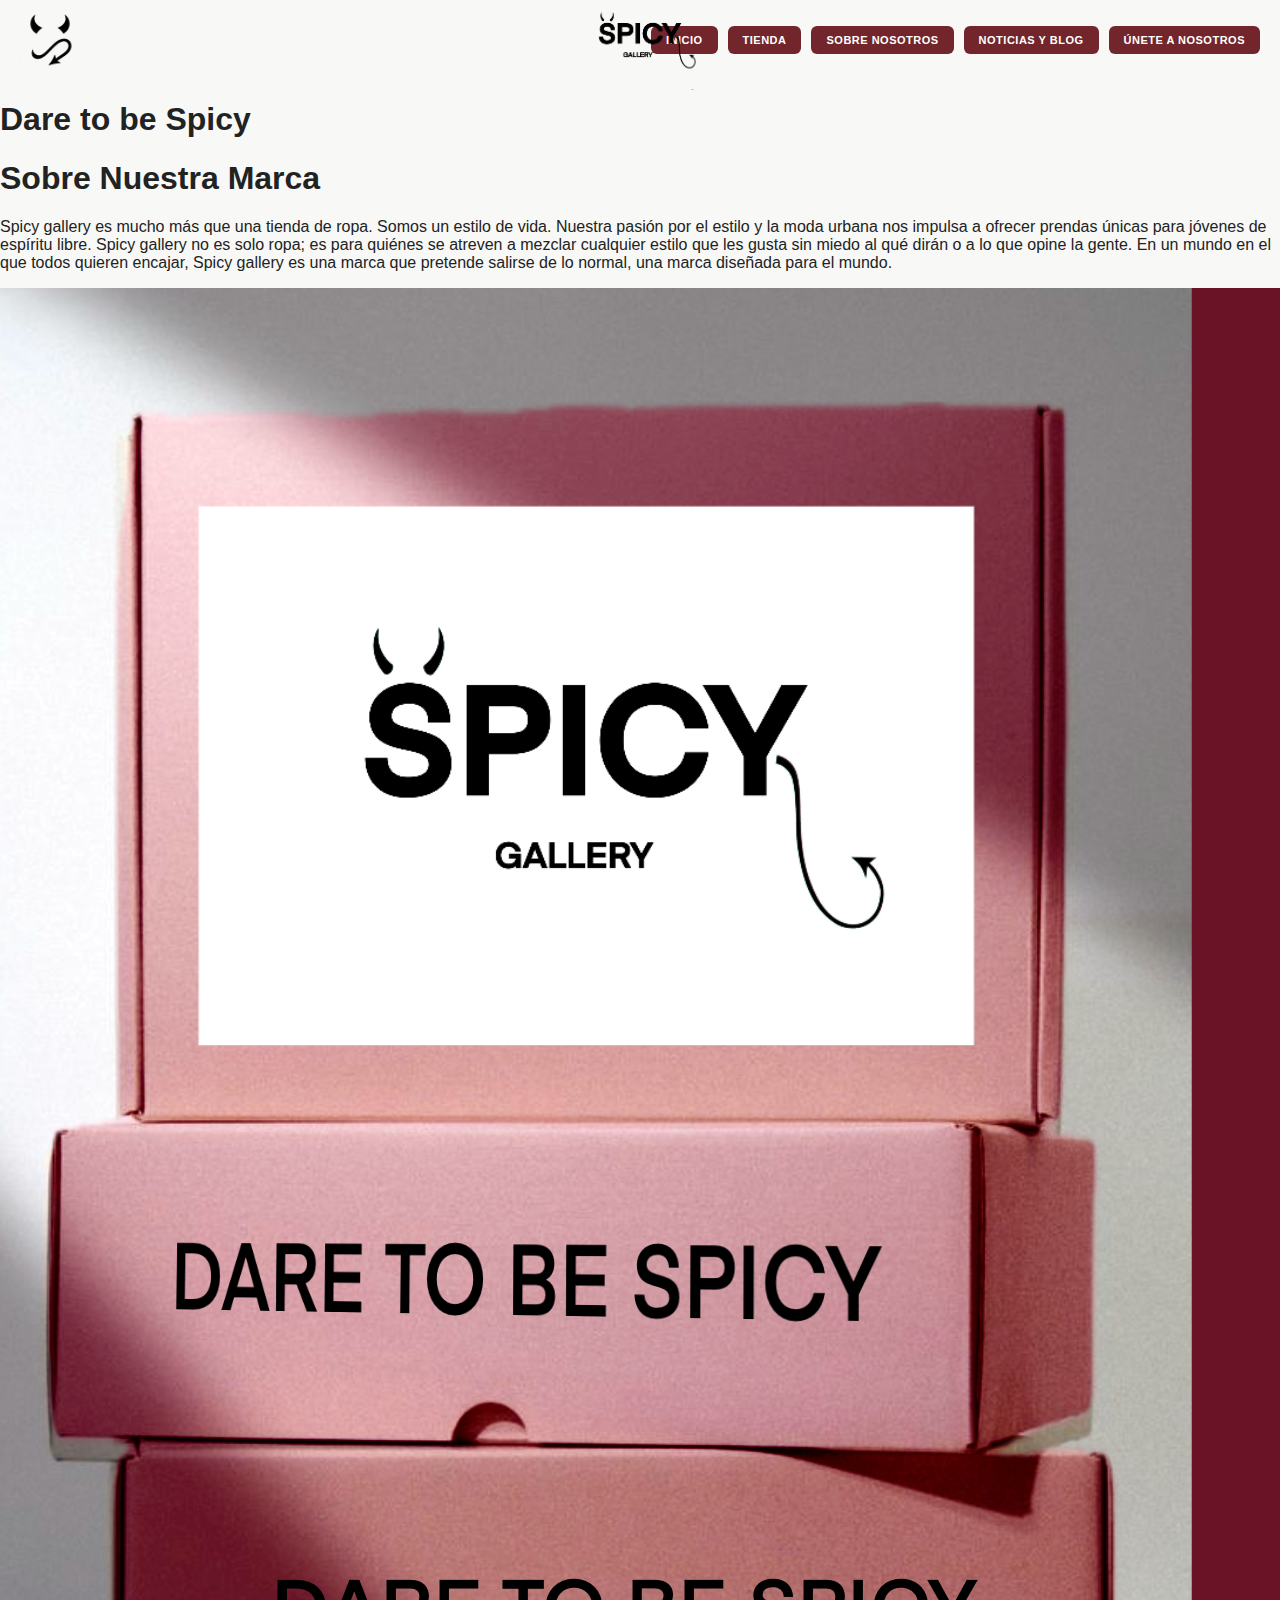
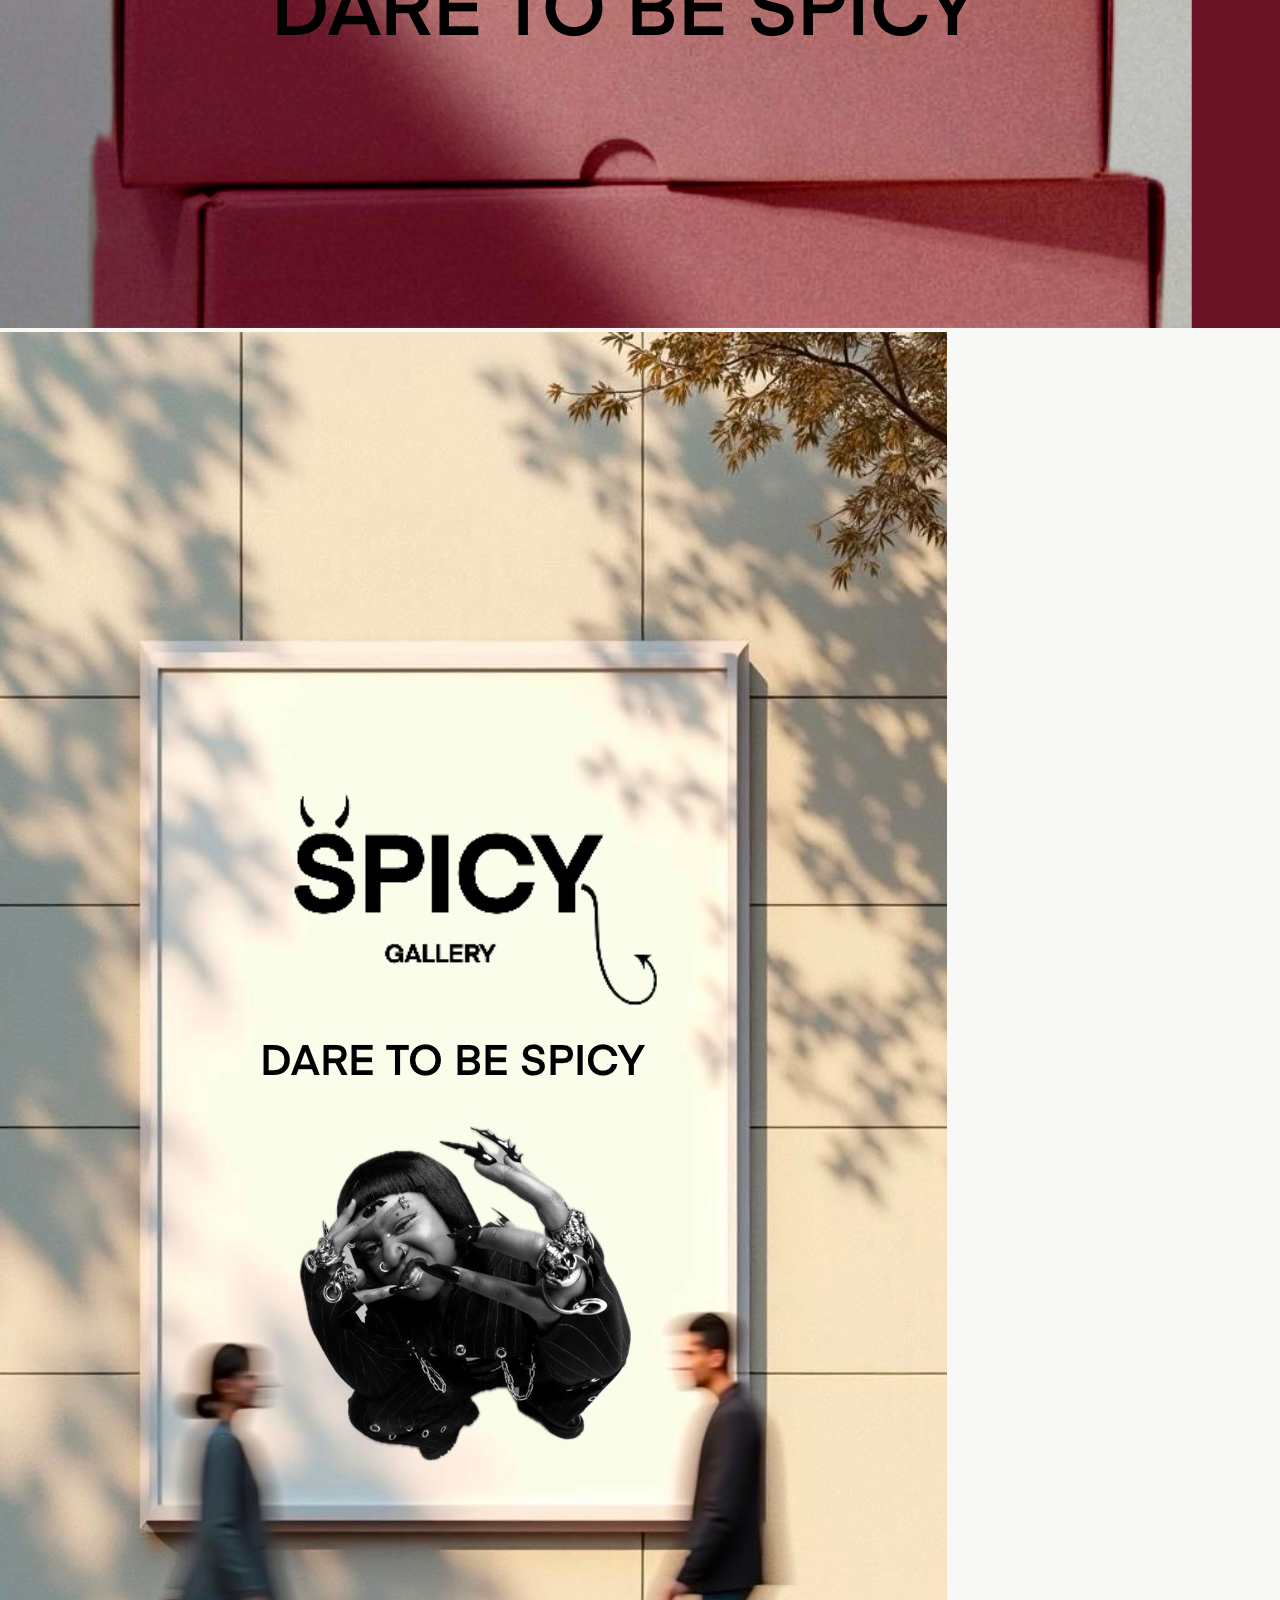
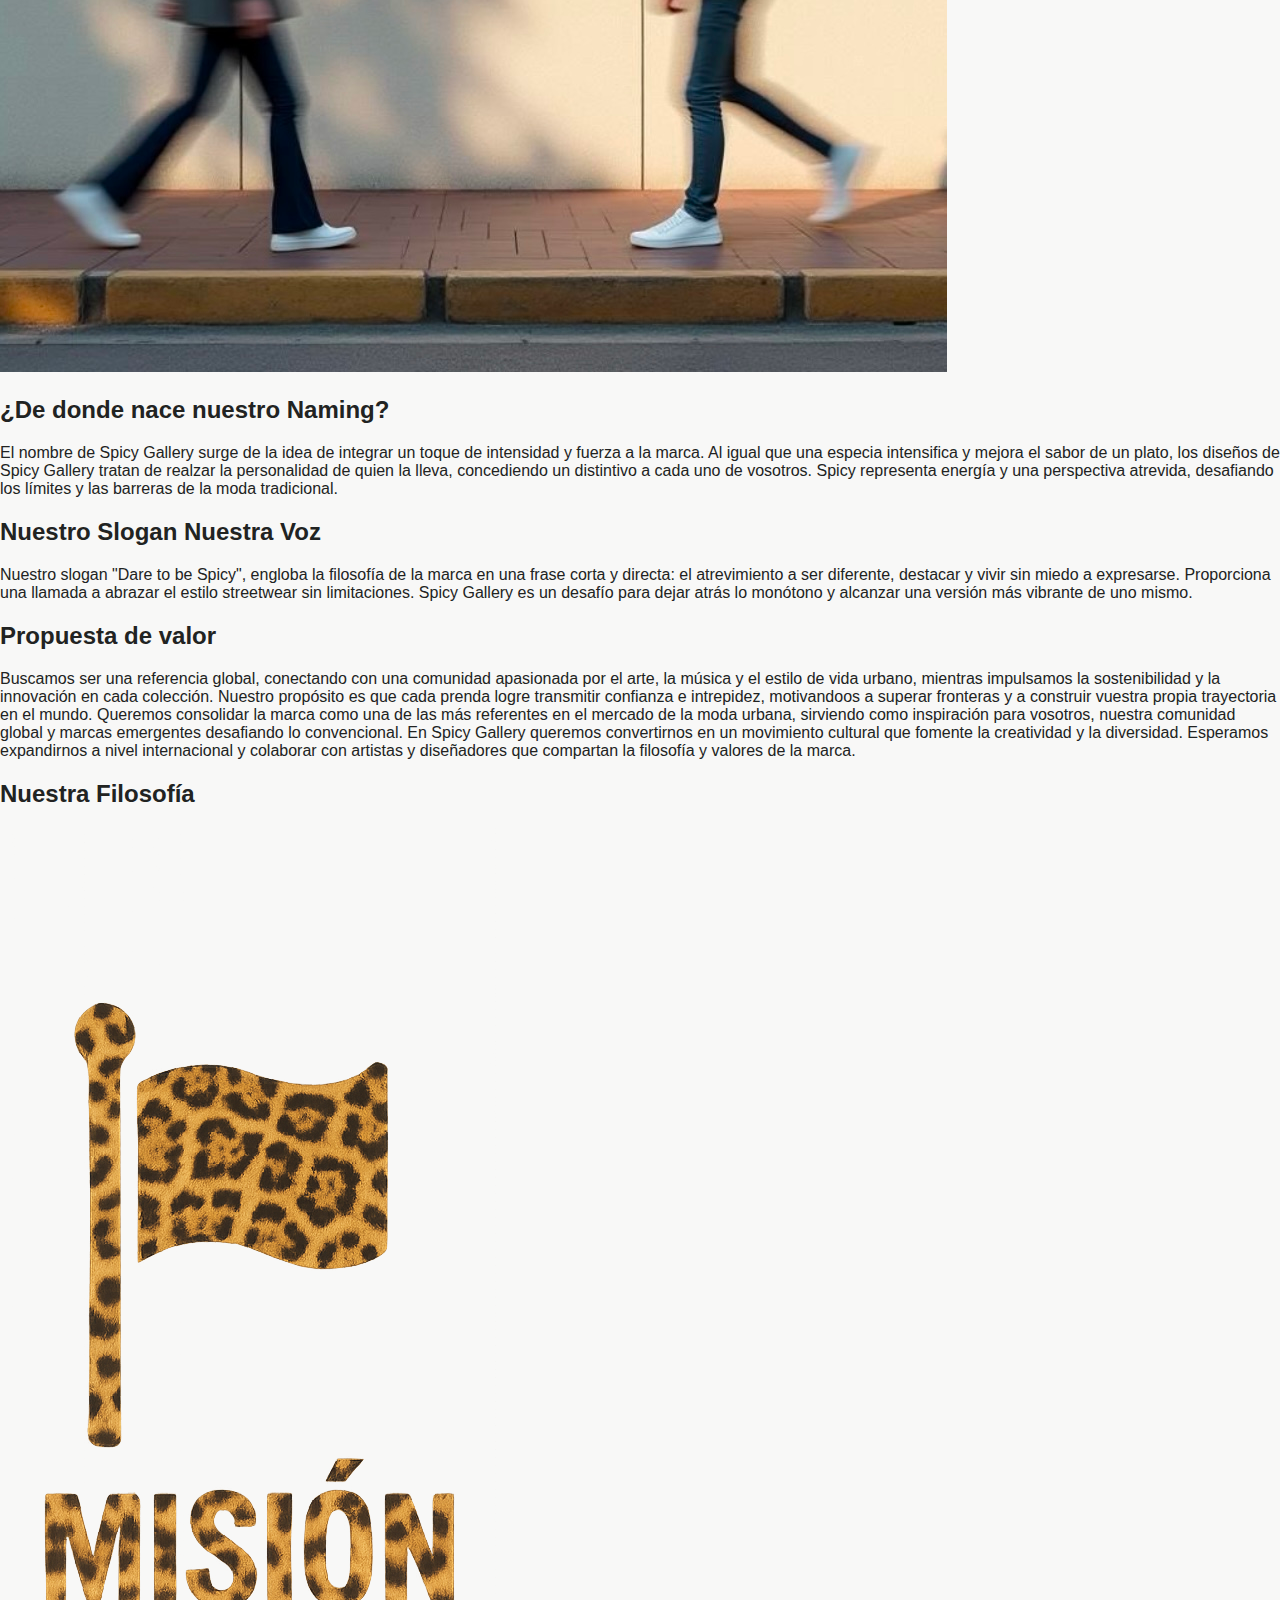
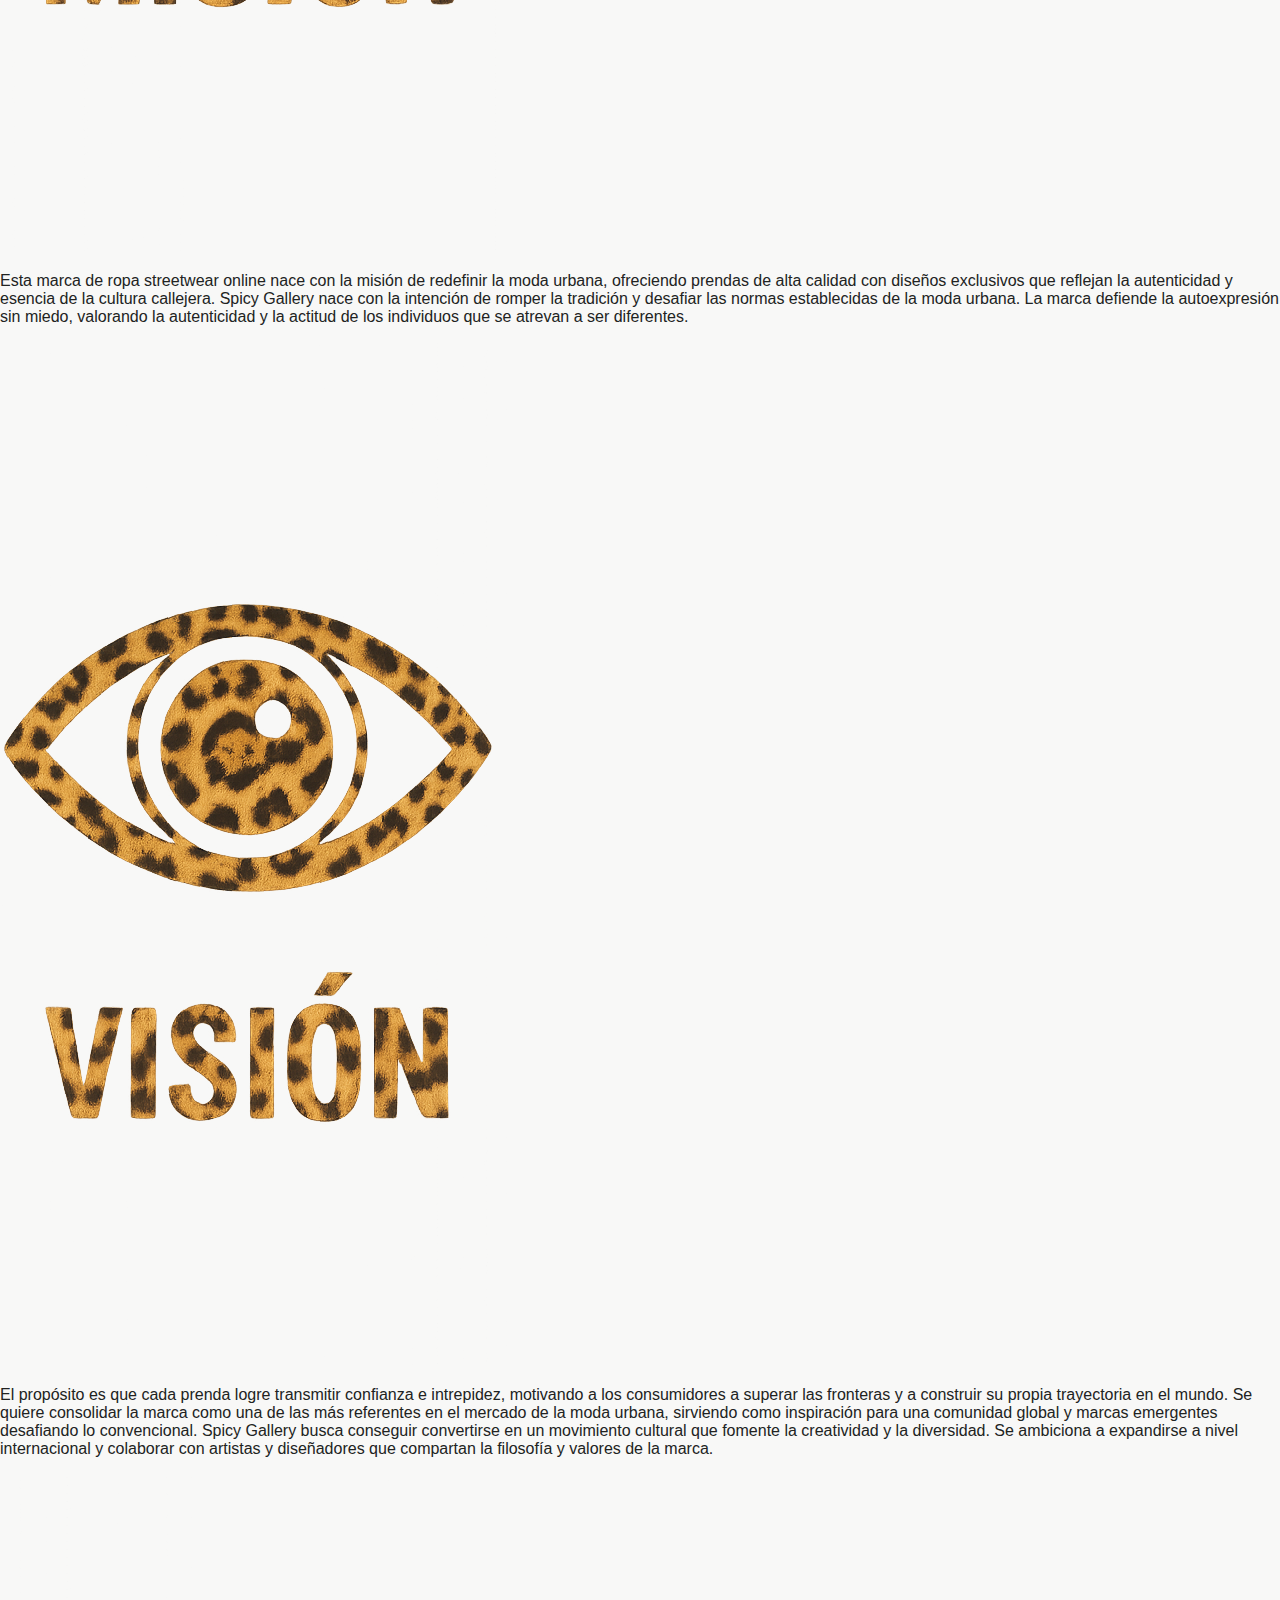
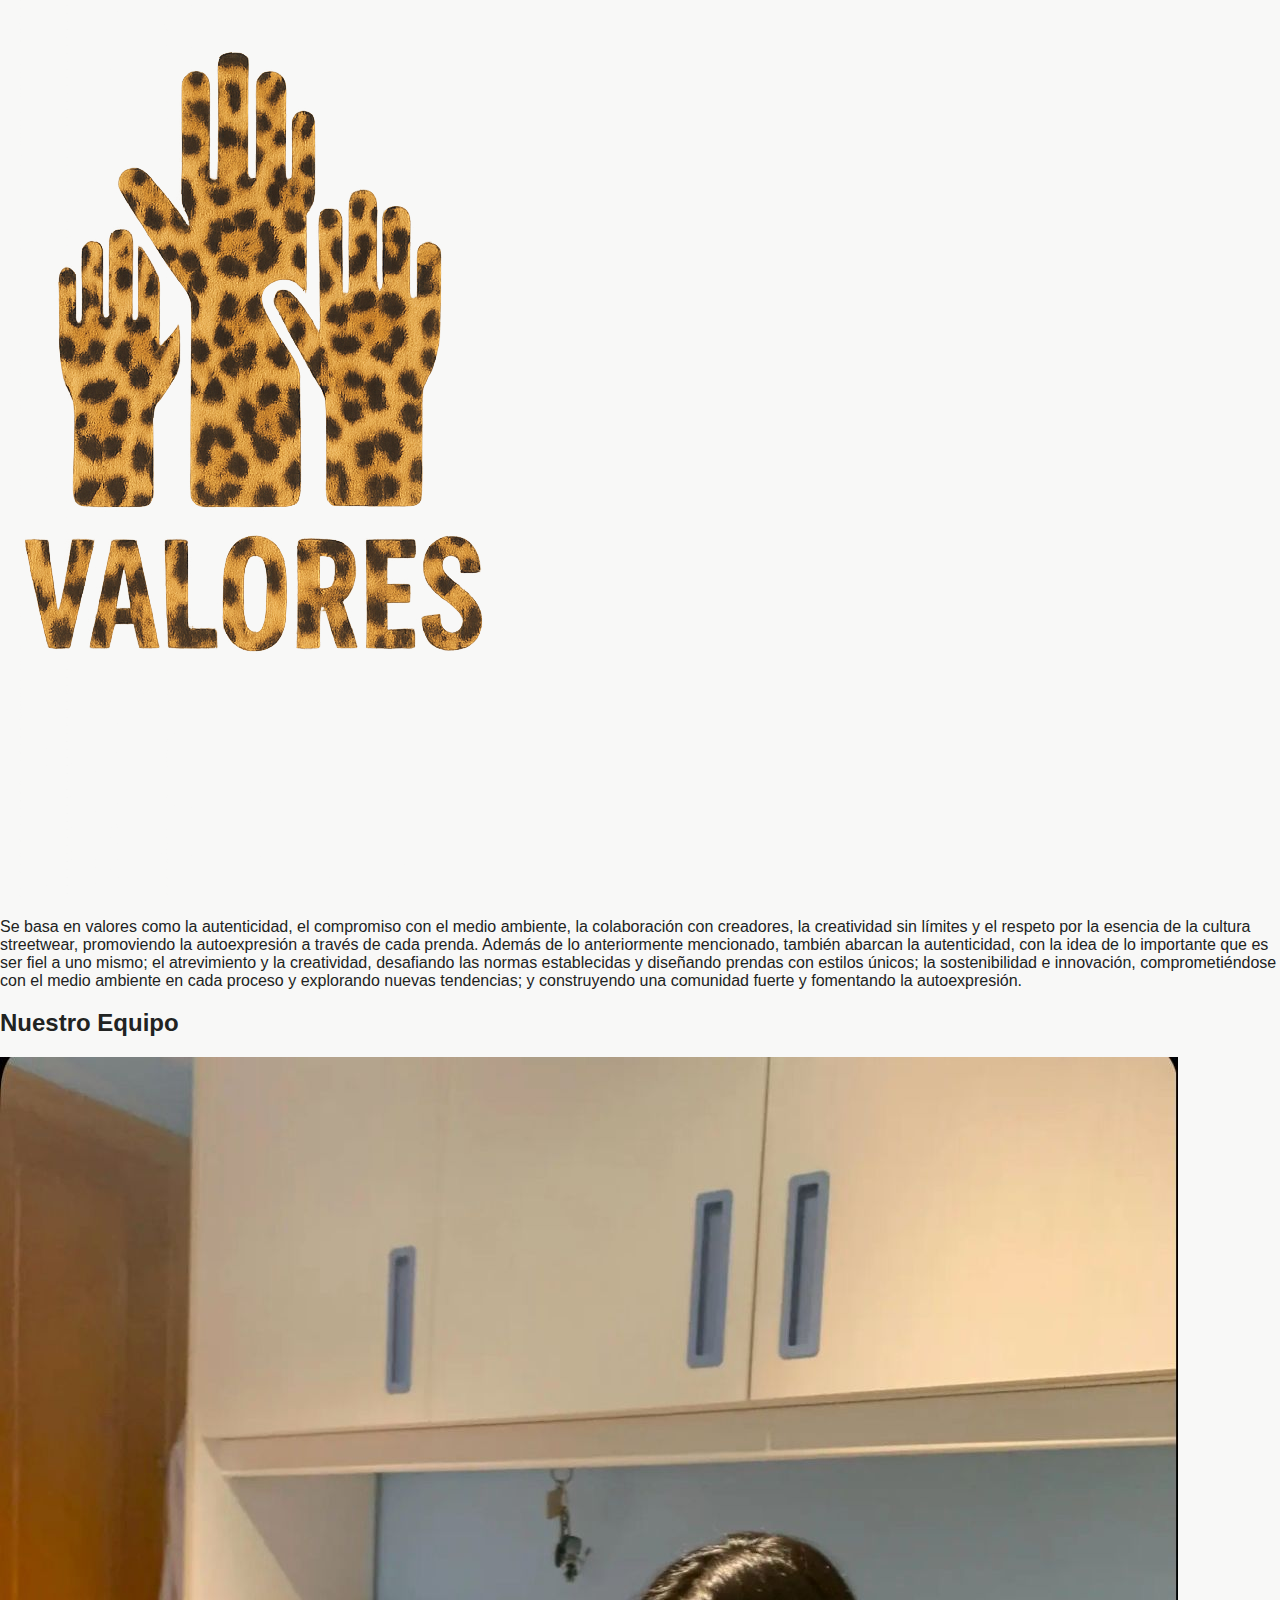
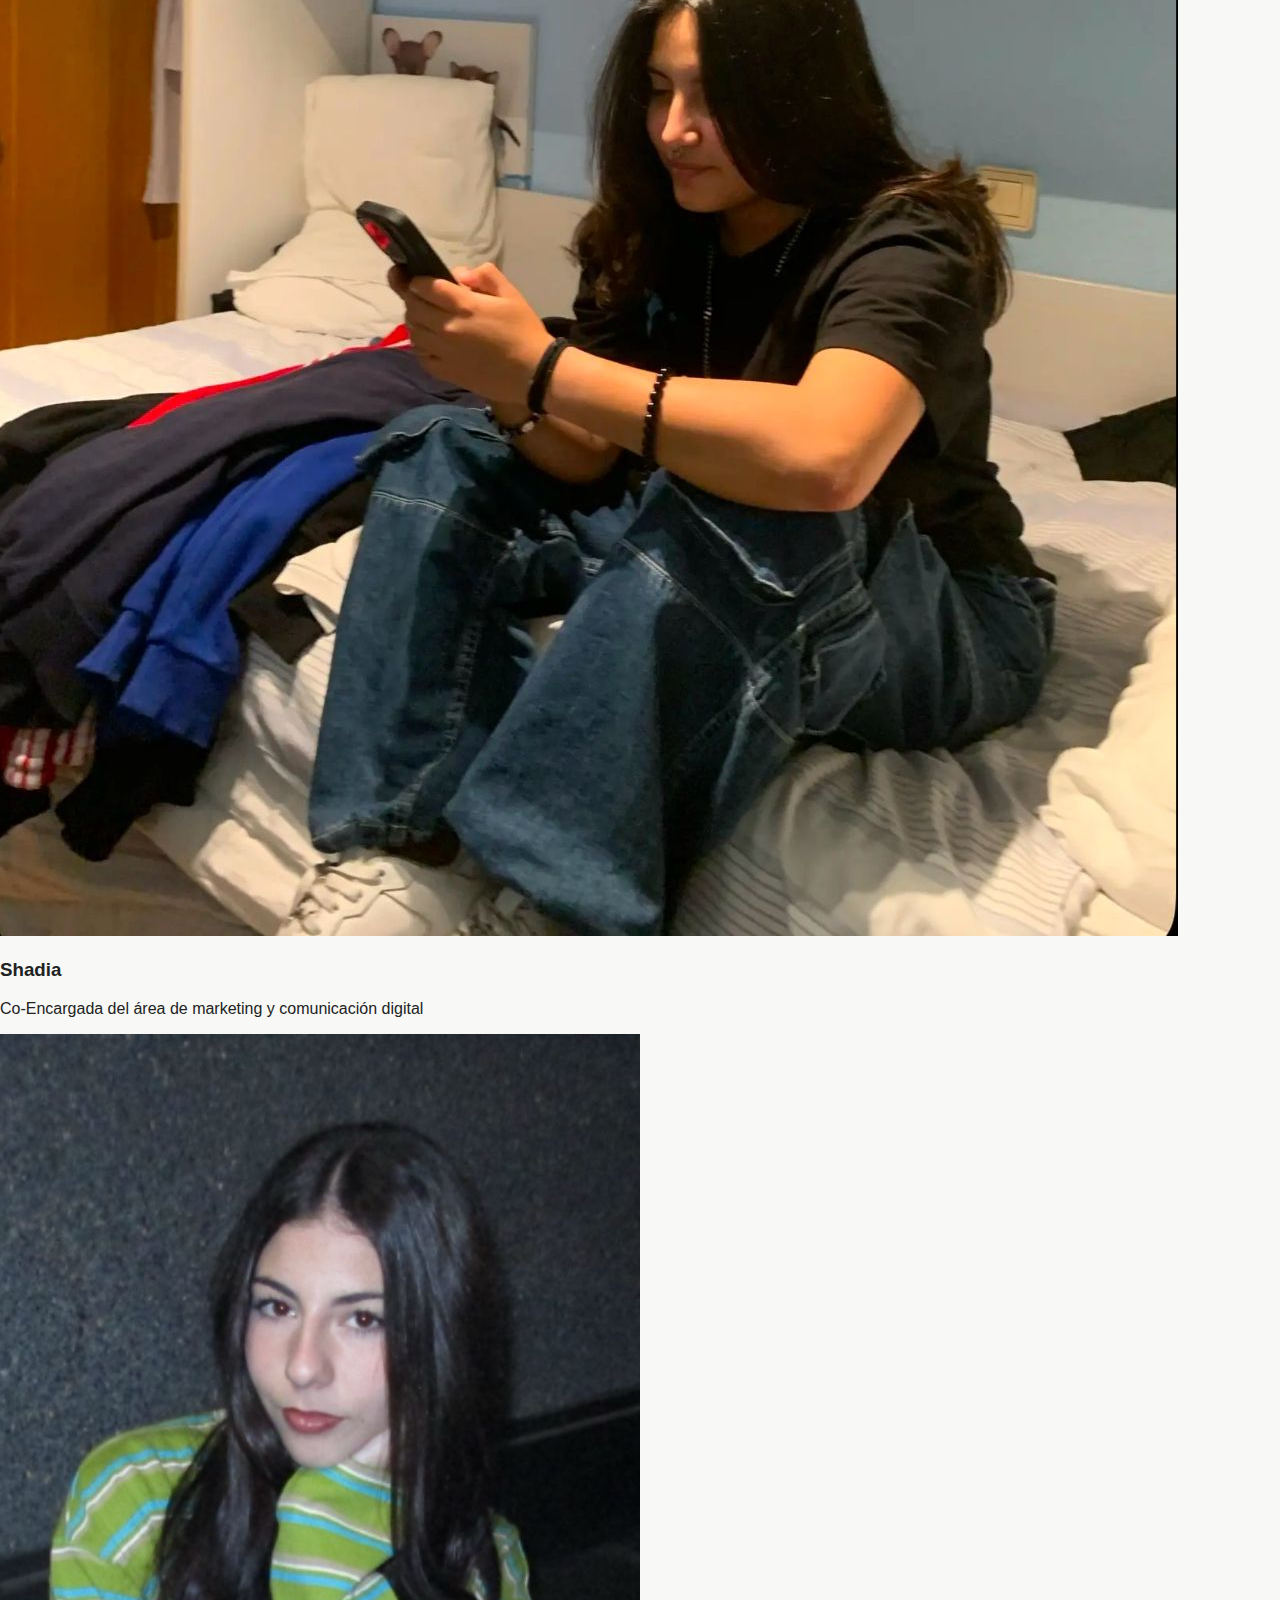
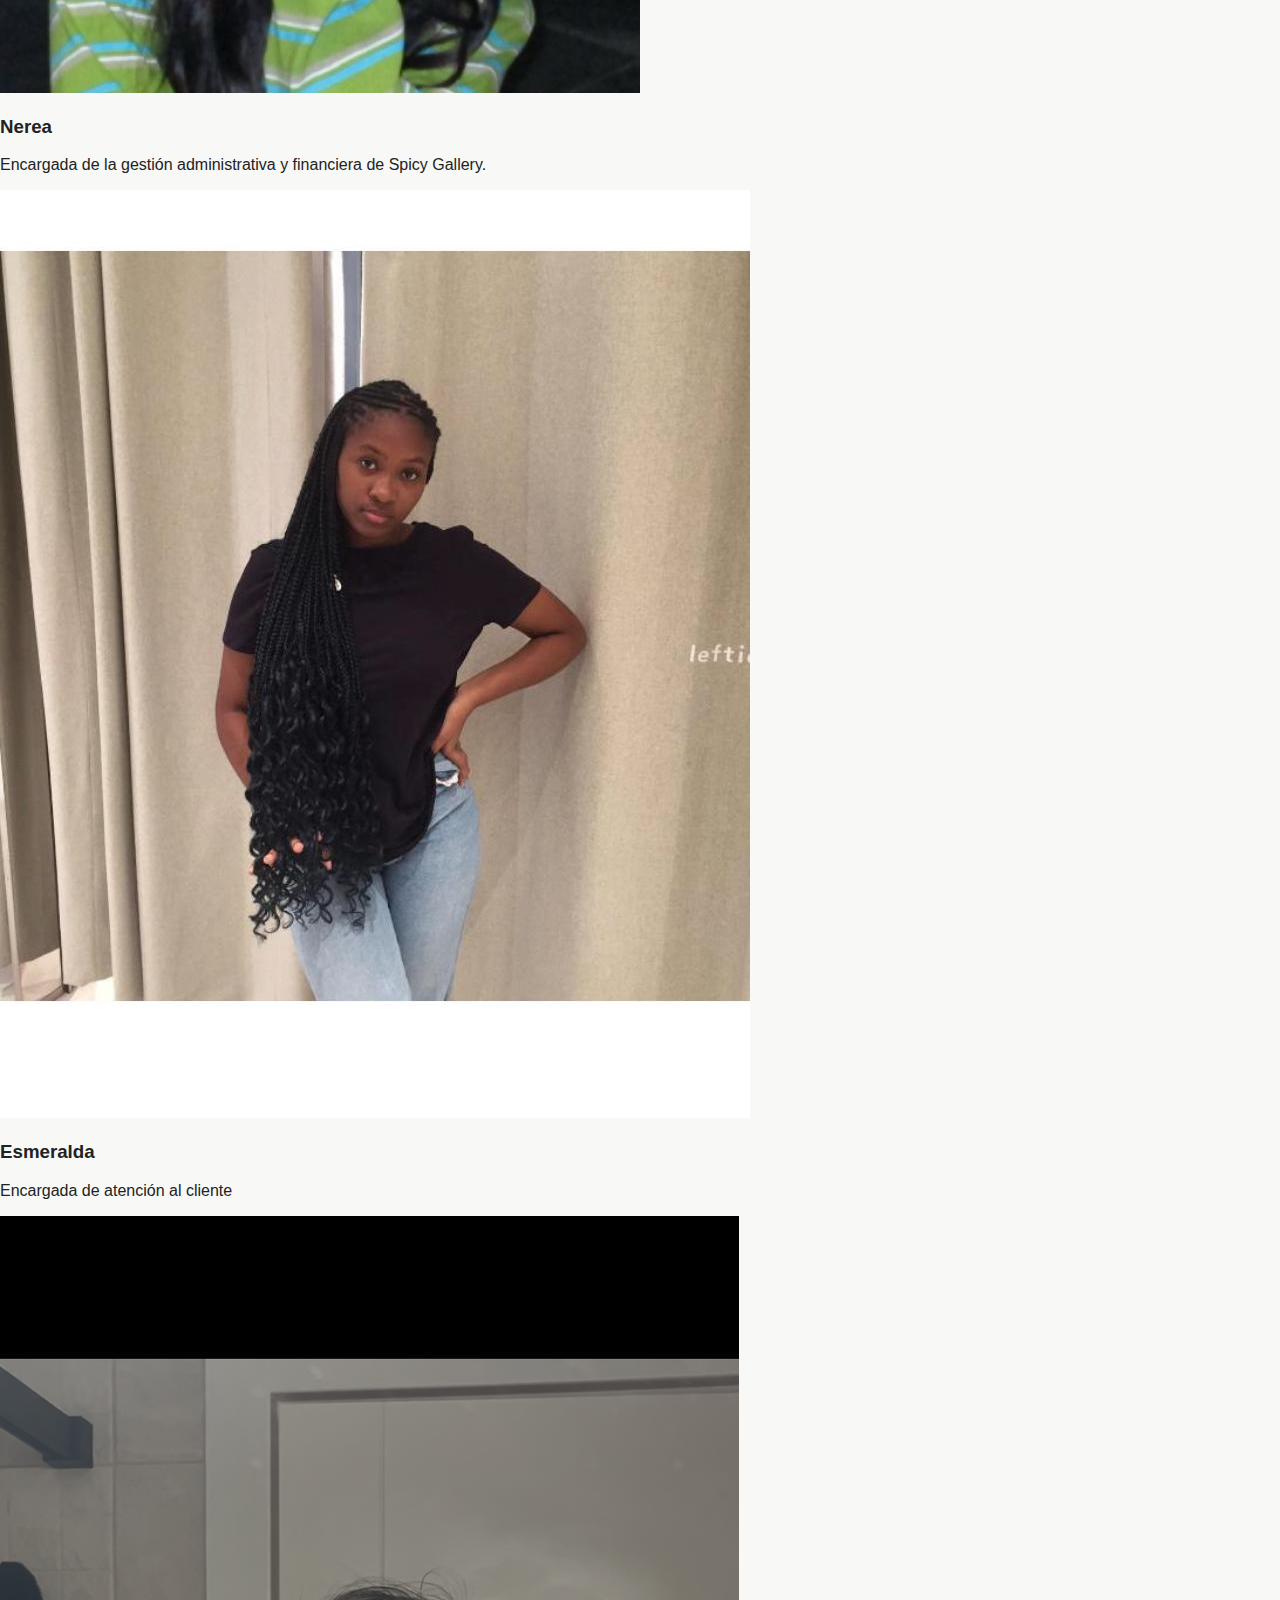
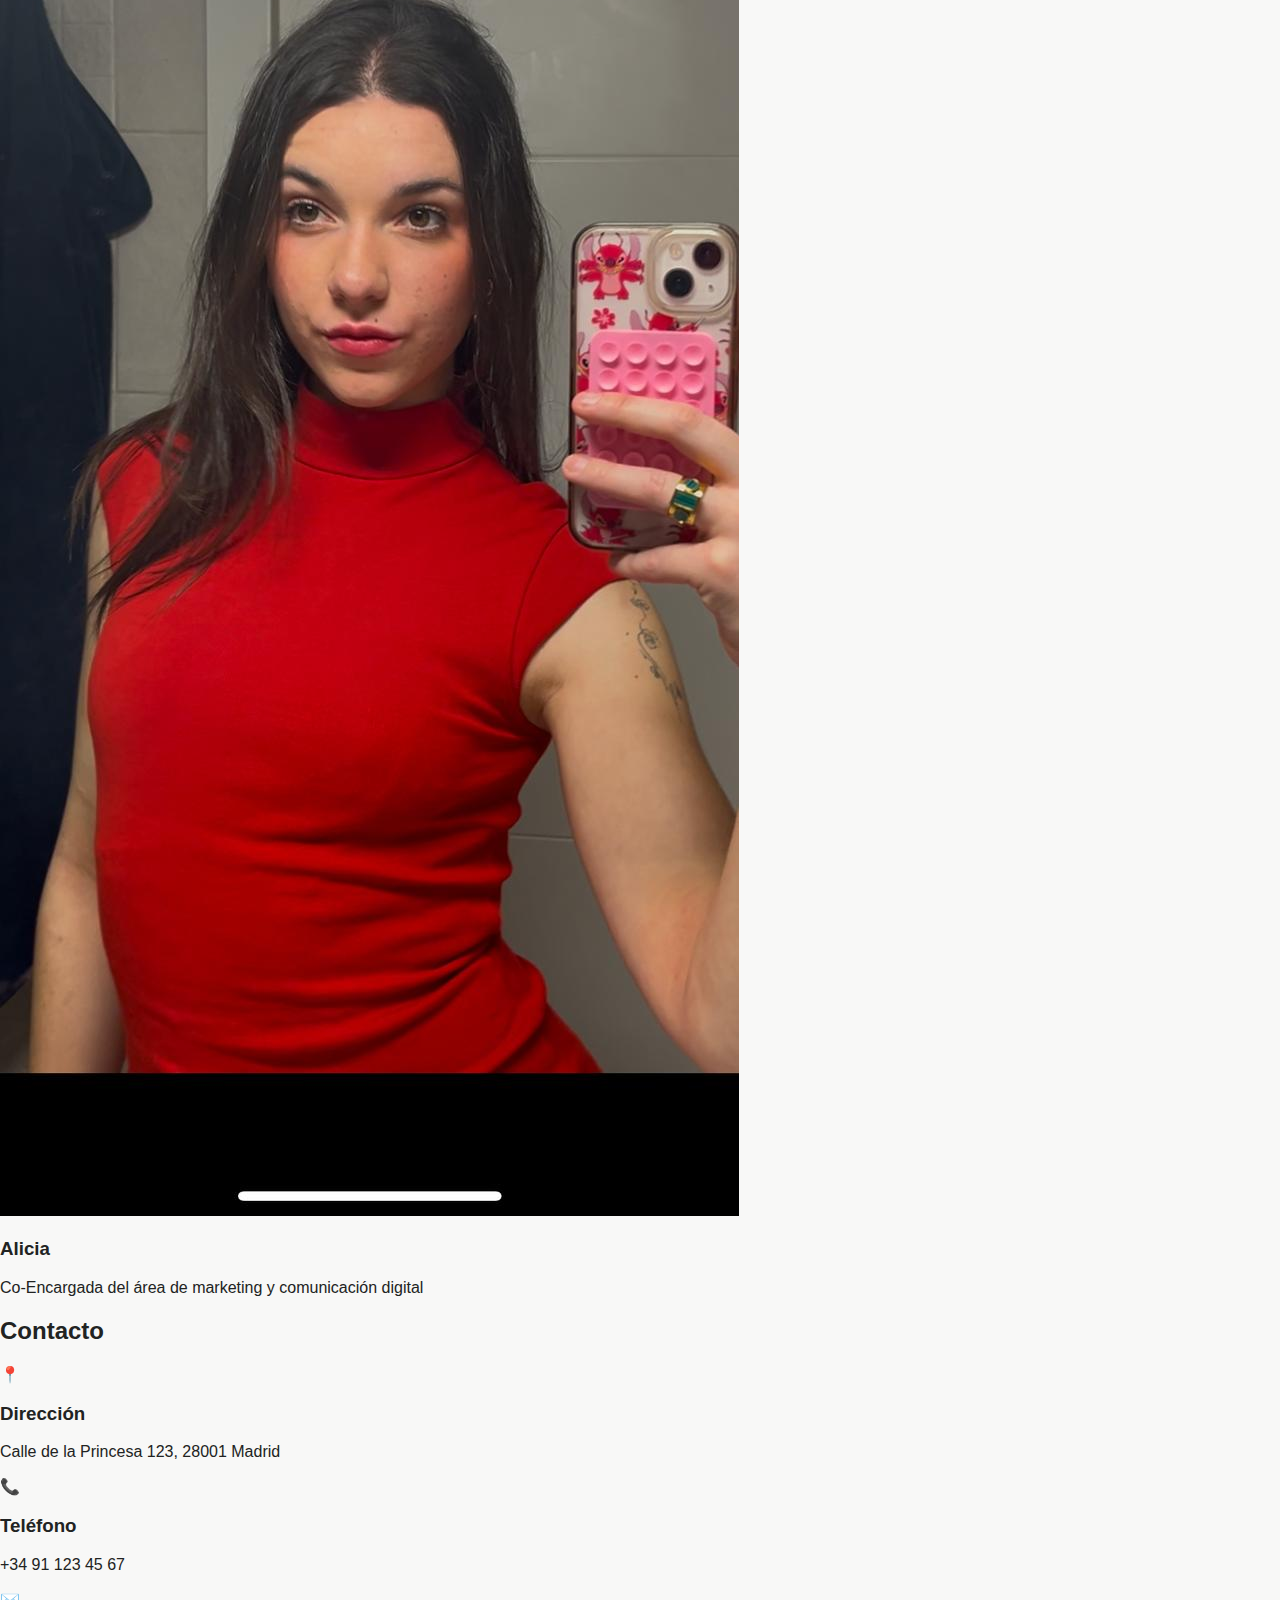
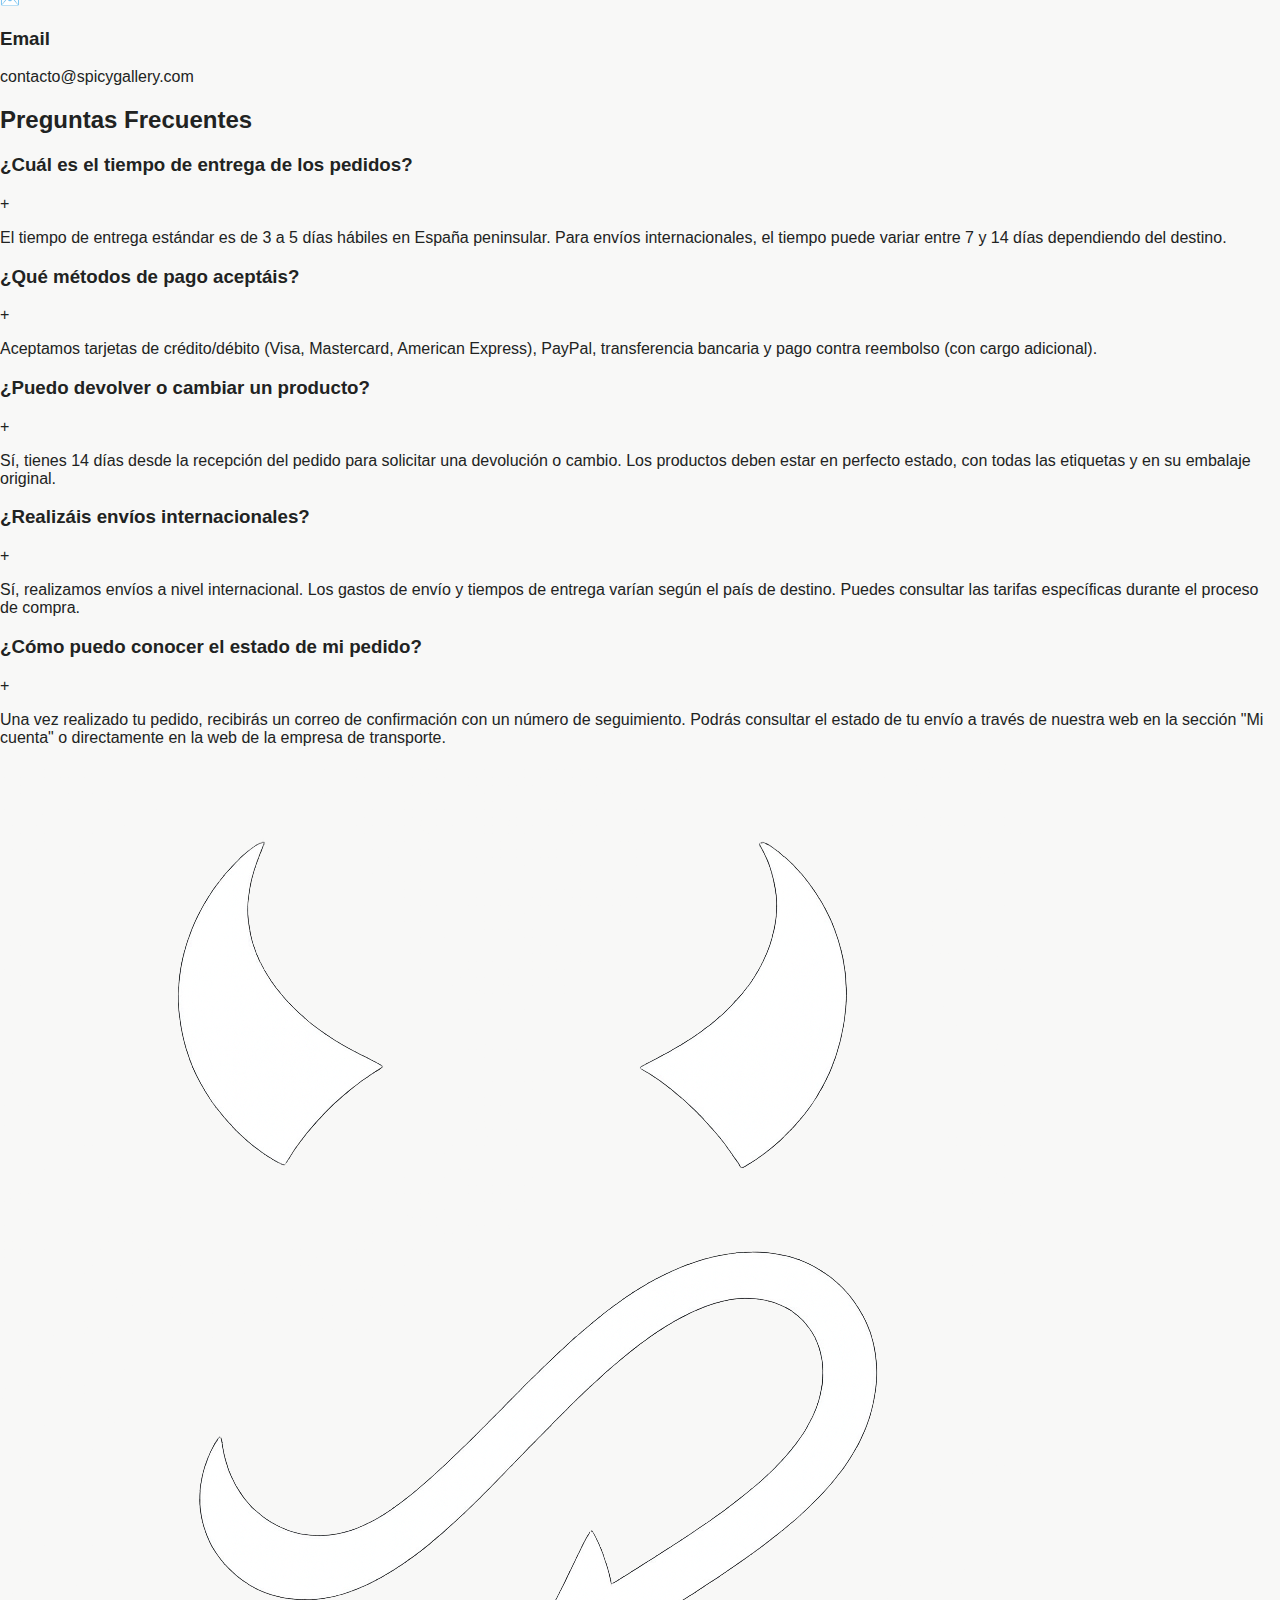
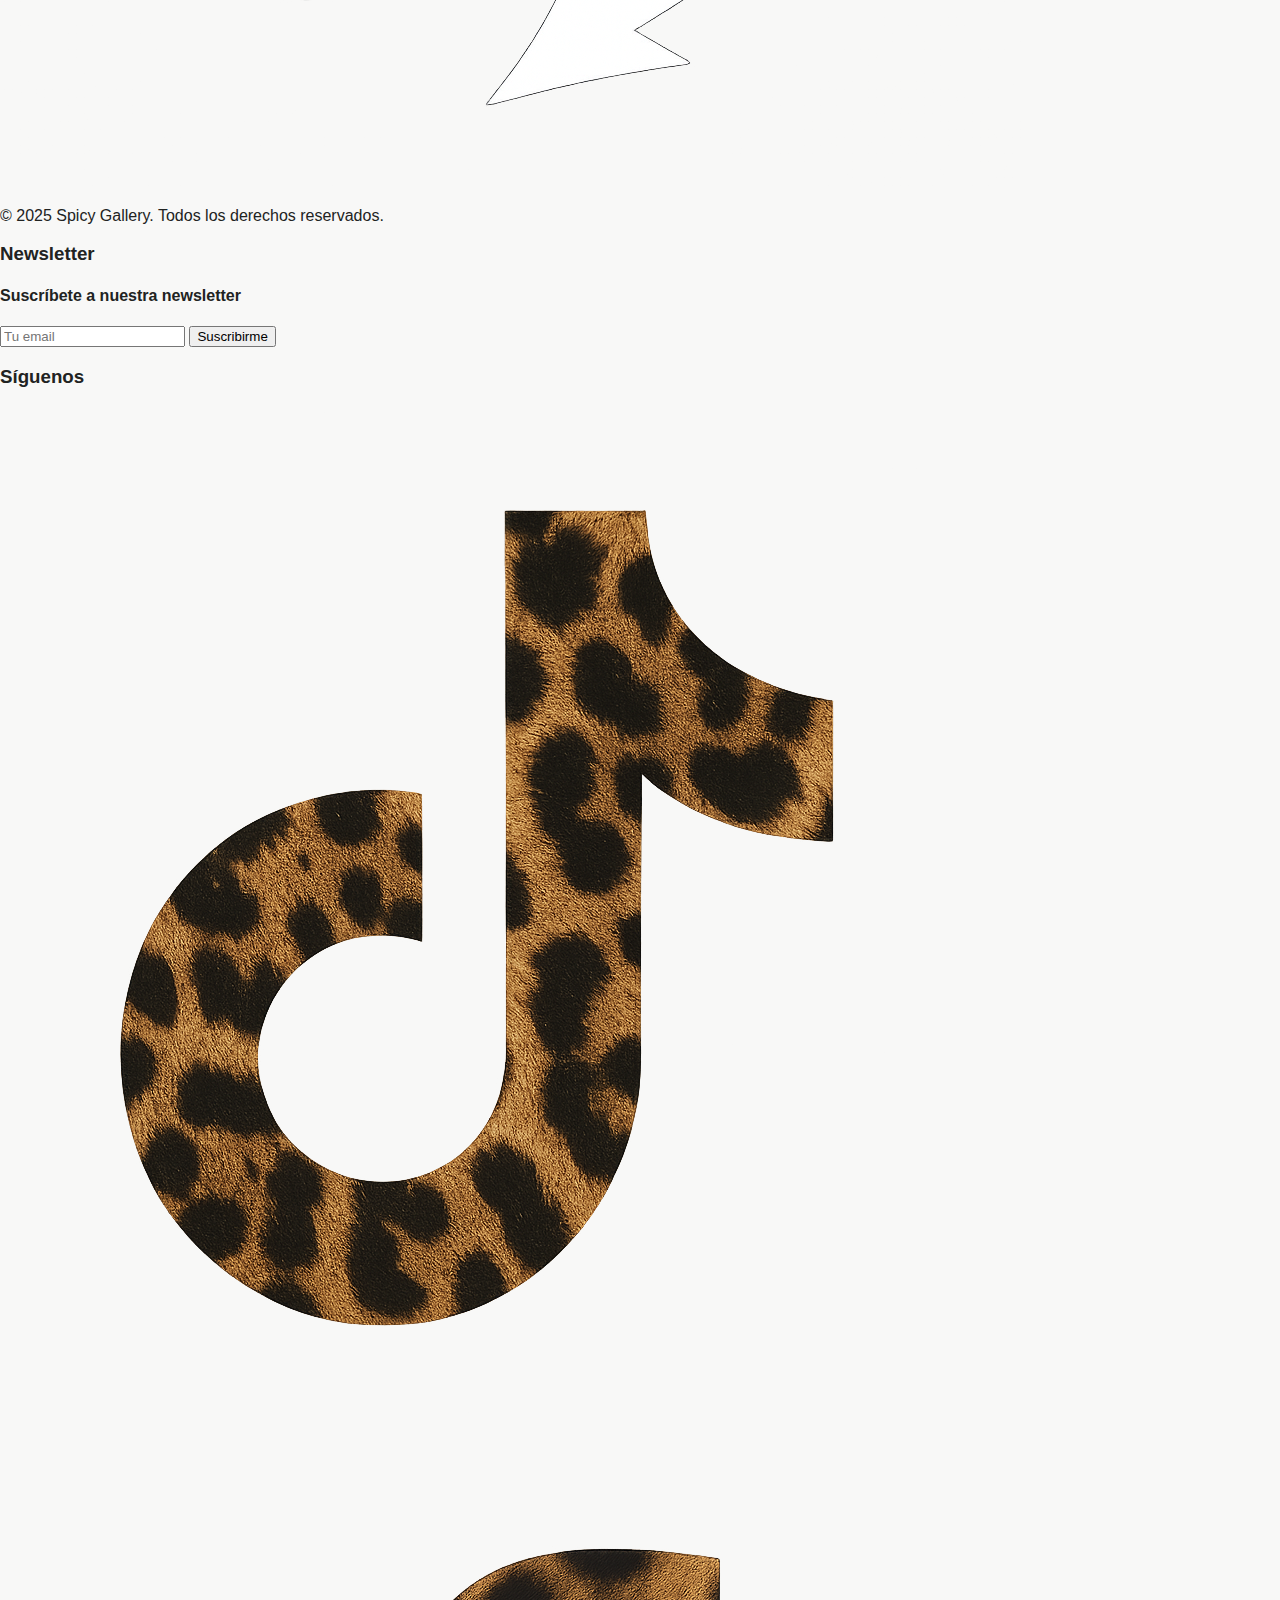
<file: Web/aboutus.html>
<!DOCTYPE html>
<html lang="es">
<head>
    <meta charset="UTF-8">
    <meta name="viewport" content="width=device-width, initial-scale=1.0">
    <title>Sobre Nosotros - Spicy Gallery</title>
    <link rel="stylesheet" href="style.css">
</head>
<body>
    <header class="header">
        <img src="Imagenes/cuernosycolanegros.png" alt="Marca" class="header__brand">
        <img src="Imagenes/Logonegro.png" alt="Logo de la marca" class="header__logo">
        <nav class="header__nav">
            <a href="index.html" class="header__nav-link">INICIO</a>
            <a href="shop.html" class="header__nav-link">TIENDA</a>
            <a href="aboutus.html" class="header__nav-link">SOBRE NOSOTROS</a>
            <a href="news.html" class="header__nav-link">NOTICIAS Y BLOG</a>
            <a href="joinus.html" class="header__nav-link">ÚNETE A NOSOTROS</a>
        </nav>
    </header>

    <section class="postheader">
        <h1 class="postheader__title">Dare to be Spicy</h1>
    </section>
    <section class="about">
        <div class="about__container">
            <div class="about__header">
                <h1 class="about__title">Sobre Nuestra Marca</h1>
            </div>
            <div class="about__content-wrapper">
                <div class="about__text-content">
                    <p class="about__text">Spicy gallery es mucho más que una tienda de ropa. Somos un estilo de vida. Nuestra pasión
                        por el estilo y la moda urbana nos impulsa a ofrecer prendas únicas para jóvenes de espíritu
                        libre.
                        Spicy gallery no es solo ropa; es para quiénes se atreven a mezclar cualquier estilo que les
                        gusta sin miedo al qué dirán o a lo que opine la gente. En un mundo en el que todos quieren
                        encajar, Spicy gallery es una marca que pretende salirse de lo normal, una marca diseñada
                        para el mundo.</p>
                </div>
                <div class="about__image-content">
                    <img src="Imagenes/cajitas.png" alt="Cajas de Spicy Gallery" class="about__image">
                </div>
            </div>
        </div>
    </section>
    <section class="brand-info">
        <div class="brand-info__container">
            <div class="brand-info__image-container">
                <img src="Imagenes/calleposter.jpg" alt="Imagen spicy" class="brand-info__image">
            </div>
            <div class="brand-info__content">
                <div class="brand-info__text-block">
                    <h2 class="brand-info__title">
                        ¿De donde nace nuestro Naming?
                    </h2>
                    <p class="brand-info__text">
                        El nombre de Spicy Gallery surge de la idea de integrar un toque de intensidad y fuerza a la
                        marca. Al igual que una especia intensifica y mejora el sabor de un plato, los diseños de
                        Spicy Gallery tratan de realzar la personalidad de quien la lleva, concediendo un distintivo a
                        cada uno de vosotros. Spicy representa energía y una perspectiva atrevida, desafiando los límites y las
                        barreras de la moda tradicional.
                    </p>
                </div>
                <div class="brand-info__text-block">
                    <h2 class="brand-info__title">
                        Nuestro Slogan Nuestra Voz
                    </h2>
                    <p class="brand-info__text">
                        Nuestro slogan "Dare to be Spicy", engloba la filosofía de la marca en una frase corta y
                        directa: el atrevimiento a ser diferente, destacar y vivir sin miedo a expresarse. Proporciona
                        una llamada a abrazar el estilo streetwear sin limitaciones. Spicy Gallery es un desafío para
                        dejar atrás lo monótono y alcanzar una versión más vibrante de uno mismo.
                    </p>
                </div>
                <div class="brand-info__text-block">
                    <h2 class="brand-info__title">
                        Propuesta de valor
                    </h2>
                    <p class="brand-info__text">
                        Buscamos ser una referencia global, conectando con una comunidad apasionada por el arte, la
                        música y el estilo de vida urbano, mientras impulsamos la sostenibilidad y la innovación en
                        cada colección. Nuestro propósito es que cada prenda logre transmitir confianza e intrepidez,
                        motivandoos a superar fronteras y a construir vuestra propia trayectoria en el
                        mundo. Queremos consolidar la marca como una de las más referentes en el mercado de la
                        moda urbana, sirviendo como inspiración para vosotros, nuestra comunidad global y marcas emergentes
                        desafiando lo convencional. En Spicy Gallery queremos convertirnos en un movimiento
                        cultural que fomente la creatividad y la diversidad. Esperamos expandirnos a nivel
                        internacional y colaborar con artistas y diseñadores que compartan la filosofía y valores de la
                        marca.
                    </p>
                </div>
                
            </div>
        </div>
    </section>
    <section class="companyphilosophy">
        <div class="companyphilosophy__container">
            <div class="companyphilosophy__header">
                <h2 class="companyphilosophy__title">Nuestra Filosofía</h2>
            </div>
            <div class="companyphilosophy__content">
                <div class="companyphilosophy__column">
                    <div class="companyphilosophy__image-container">
                        <img src="Imagenes/mision_leopardo.png" alt="Misión" class="companyphilosophy__image">
                    </div>
                    <p class="companyphilosophy__text">
                        Esta marca de ropa streetwear online nace con la misión de redefinir la moda urbana,
                        ofreciendo prendas de alta calidad con diseños exclusivos que reflejan la autenticidad y
                        esencia de la cultura callejera. Spicy Gallery nace con la intención de romper la tradición y
                        desafiar las normas establecidas de la moda urbana. La marca defiende la autoexpresión sin
                        miedo, valorando la autenticidad y la actitud de los individuos que se atrevan a ser diferentes.
                    </p>
                </div>
                <div class="companyphilosophy__column">
                    <div class="companyphilosophy__image-container">
                        <img src="Imagenes/vision_leopardo.png" alt="Visión" class="companyphilosophy__image">
                    </div>
                    <p class="companyphilosophy__text">
                        El propósito es que cada prenda logre transmitir confianza e intrepidez, motivando a los
                        consumidores a superar las fronteras y a construir su propia trayectoria en el mundo. Se quiere
                        consolidar la marca como una de las más referentes en el mercado de la moda urbana,
                        sirviendo como inspiración para una comunidad global y marcas emergentes desafiando lo
                        convencional. Spicy Gallery busca conseguir convertirse en un movimiento cultural que
                        fomente la creatividad y la diversidad. Se ambiciona a expandirse a nivel internacional y
                        colaborar con artistas y diseñadores que compartan la filosofía y valores de la marca.
                    </p>
                </div>
                <div class="companyphilosophy__column">
                    <div class="companyphilosophy__image-container">
                        <img src="Imagenes/valores_leopardo.png" alt="Valores" class="companyphilosophy__image">
                    </div>
                    <p class="companyphilosophy__text">
                        Se basa en valores como la autenticidad, el compromiso con el medio ambiente, la
                        colaboración con creadores, la creatividad sin límites y el respeto por la esencia de la cultura
                        streetwear, promoviendo la autoexpresión a través de cada prenda. Además de lo
                        anteriormente mencionado, también abarcan la autenticidad, con la idea de lo importante que
                        es ser fiel a uno mismo; el atrevimiento y la creatividad, desafiando las normas establecidas y
                        diseñando prendas con estilos únicos; la sostenibilidad e innovación, comprometiéndose con
                        el medio ambiente en cada proceso y explorando nuevas tendencias; y construyendo una
                        comunidad fuerte y fomentando la autoexpresión.
                    </p>
                </div>
            </div>
        </div>
    </section>
    <section class="team">
        <div class="team__container">
            <div class="team__header">
                <h2 class="team__title">Nuestro Equipo</h2>
            </div>
            <div class="team__content">
                <div class="team__member">
                    <div class="team__member-image-container">
                        <img src="Imagenes/Shadia.jpg" alt="Shadia" class="team__member-image">
                    </div>
                    <h3 class="team__member-name">Shadia</h3>
                    <p class="team__member-role">Co-Encargada del área de marketing y comunicación digital</p>
                </div>
                <div class="team__member">
                    <div class="team__member-image-container">
                        <img src="Imagenes/Nerea.jpg" alt="Nerea" class="team__member-image">
                    </div>
                    <h3 class="team__member-name">Nerea</h3>
                    <p class="team__member-role">Encargada de la gestión administrativa y financiera de Spicy Gallery.</p>
                </div>
                <div class="team__member">
                    <div class="team__member-image-container">
                        <img src="Imagenes/Esmeralda.jpg" alt="Esmeralda" class="team__member-image">
                    </div>
                    <h3 class="team__member-name">Esmeralda</h3>
                    <p class="team__member-role">Encargada de atención al cliente</p>    
                </div>
                <div class="team__member">
                    <div class="team__member-image-container">
                        <img src="Imagenes/Alicia.jpg" alt="Alicia" class="team__member-image">
                    </div>
                    <h3 class="team__member-name">Alicia</h3>
                    <p class="team__member-role">Co-Encargada del área de marketing y comunicación digital</p>
                </div>
            </div>
        </div>
    </section>
    <section class="contact">
        <div class="contact__container">
            <div class="contact__header">
                <h2 class="contact__title">Contacto</h2>
            </div>
            <div class="contact__content">
                <div class="contact__card">
                    <div class="contact__icon">📍</div>
                    <h3 class="contact__subtitle">Dirección</h3>
                    <p class="contact__text">Calle de la Princesa 123, 28001 Madrid</p>
                </div>
                <div class="contact__card">
                    <div class="contact__icon">📞</div>
                    <h3 class="contact__subtitle">Teléfono</h3>
                    <p class="contact__text">+34 91 123 45 67</p>
                </div>
                <div class="contact__card">
                    <div class="contact__icon">✉️</div>
                    <h3 class="contact__subtitle">Email</h3>
                    <p class="contact__text">contacto@spicygallery.com</p>
                </div>
            </div>
        </div>
    </section>
    <section class="faq">
        <div class="faq__container">
            <div class="faq__header">
                <h2 class="faq__title">Preguntas Frecuentes</h2>
            </div>
            <div class="faq__content">
                <div class="faq__item">
                    <div class="faq__question">
                        <h3>¿Cuál es el tiempo de entrega de los pedidos?</h3>
                        <span class="faq__icon">+</span>
                    </div>
                    <div class="faq__answer">
                        <p>El tiempo de entrega estándar es de 3 a 5 días hábiles en España peninsular. Para envíos internacionales, el tiempo puede variar entre 7 y 14 días dependiendo del destino.</p>
                    </div>
                </div>
                
                <div class="faq__item">
                    <div class="faq__question">
                        <h3>¿Qué métodos de pago aceptáis?</h3>
                        <span class="faq__icon">+</span>
                    </div>
                    <div class="faq__answer">
                        <p>Aceptamos tarjetas de crédito/débito (Visa, Mastercard, American Express), PayPal, transferencia bancaria y pago contra reembolso (con cargo adicional).</p>
                    </div>
                </div>
                
                <div class="faq__item">
                    <div class="faq__question">
                        <h3>¿Puedo devolver o cambiar un producto?</h3>
                        <span class="faq__icon">+</span>
                    </div>
                    <div class="faq__answer">
                        <p>Sí, tienes 14 días desde la recepción del pedido para solicitar una devolución o cambio. Los productos deben estar en perfecto estado, con todas las etiquetas y en su embalaje original.</p>
                    </div>
                </div>
                
                <div class="faq__item">
                    <div class="faq__question">
                        <h3>¿Realizáis envíos internacionales?</h3>
                        <span class="faq__icon">+</span>
                    </div>
                    <div class="faq__answer">
                        <p>Sí, realizamos envíos a nivel internacional. Los gastos de envío y tiempos de entrega varían según el país de destino. Puedes consultar las tarifas específicas durante el proceso de compra.</p>
                    </div>
                </div>
                
                <div class="faq__item">
                    <div class="faq__question">
                        <h3>¿Cómo puedo conocer el estado de mi pedido?</h3>
                        <span class="faq__icon">+</span>
                    </div>
                    <div class="faq__answer">
                        <p>Una vez realizado tu pedido, recibirás un correo de confirmación con un número de seguimiento. Podrás consultar el estado de tu envío a través de nuestra web en la sección "Mi cuenta" o directamente en la web de la empresa de transporte.</p>
                    </div>
                </div>
            </div>
        </div>
    </section>
    
    <footer class="footer">
        <div class="footer__container">
            <div class="footer__left">
                <img src="../Web/Imagenes/cuernosycolablancos.png" alt="Logo Spicy Gallery" class="footer__logo">
                <p class="footer__copyright">© 2025 Spicy Gallery. Todos los derechos reservados.</p>
            </div>
            
            <div class="footer__center">
                <h3 class="footer__column-title">Newsletter</h3>
                <div class="footer__newsletter">
                    <h4 class="footer__newsletter-subtitle">Suscríbete a nuestra newsletter</h4>
                    <form class="footer__form">
                        <input type="email" placeholder="Tu email" class="footer__input">
                        <button type="submit" class="footer__button">Suscribirme</button>
                    </form>
                </div>
            </div>
            
            <div class="footer__right">
                <h3 class="footer__column-title">Síguenos</h3>
                <div class="footer__social">
                    <img src="../Web/Imagenes/logotiktok.png" alt="TikTok" class="footer__social-link">
                    <img src="../Web/Imagenes/logofacebook.png" alt="Facebook" class="footer__social-link">
                    <img src="../Web/Imagenes/logotwitter.png" alt="Twitter" class="footer__social-link">
                    <img src="../Web/Imagenes/logoinstagram.png" alt="Instagram" class="footer__social-link">
                </div>
            </div>
        </div>
        <div class="footer__legal-container">
            <div class="footer__legal">
                <a href="#">Política de Privacidad</a>
                <a href="#">Términos y Condiciones</a>
                <a href="#">Política de Cookies</a>
            </div>
        </div>
    </footer>
    
    <script src="dom.js"></script>
</body>
</html>
</file>
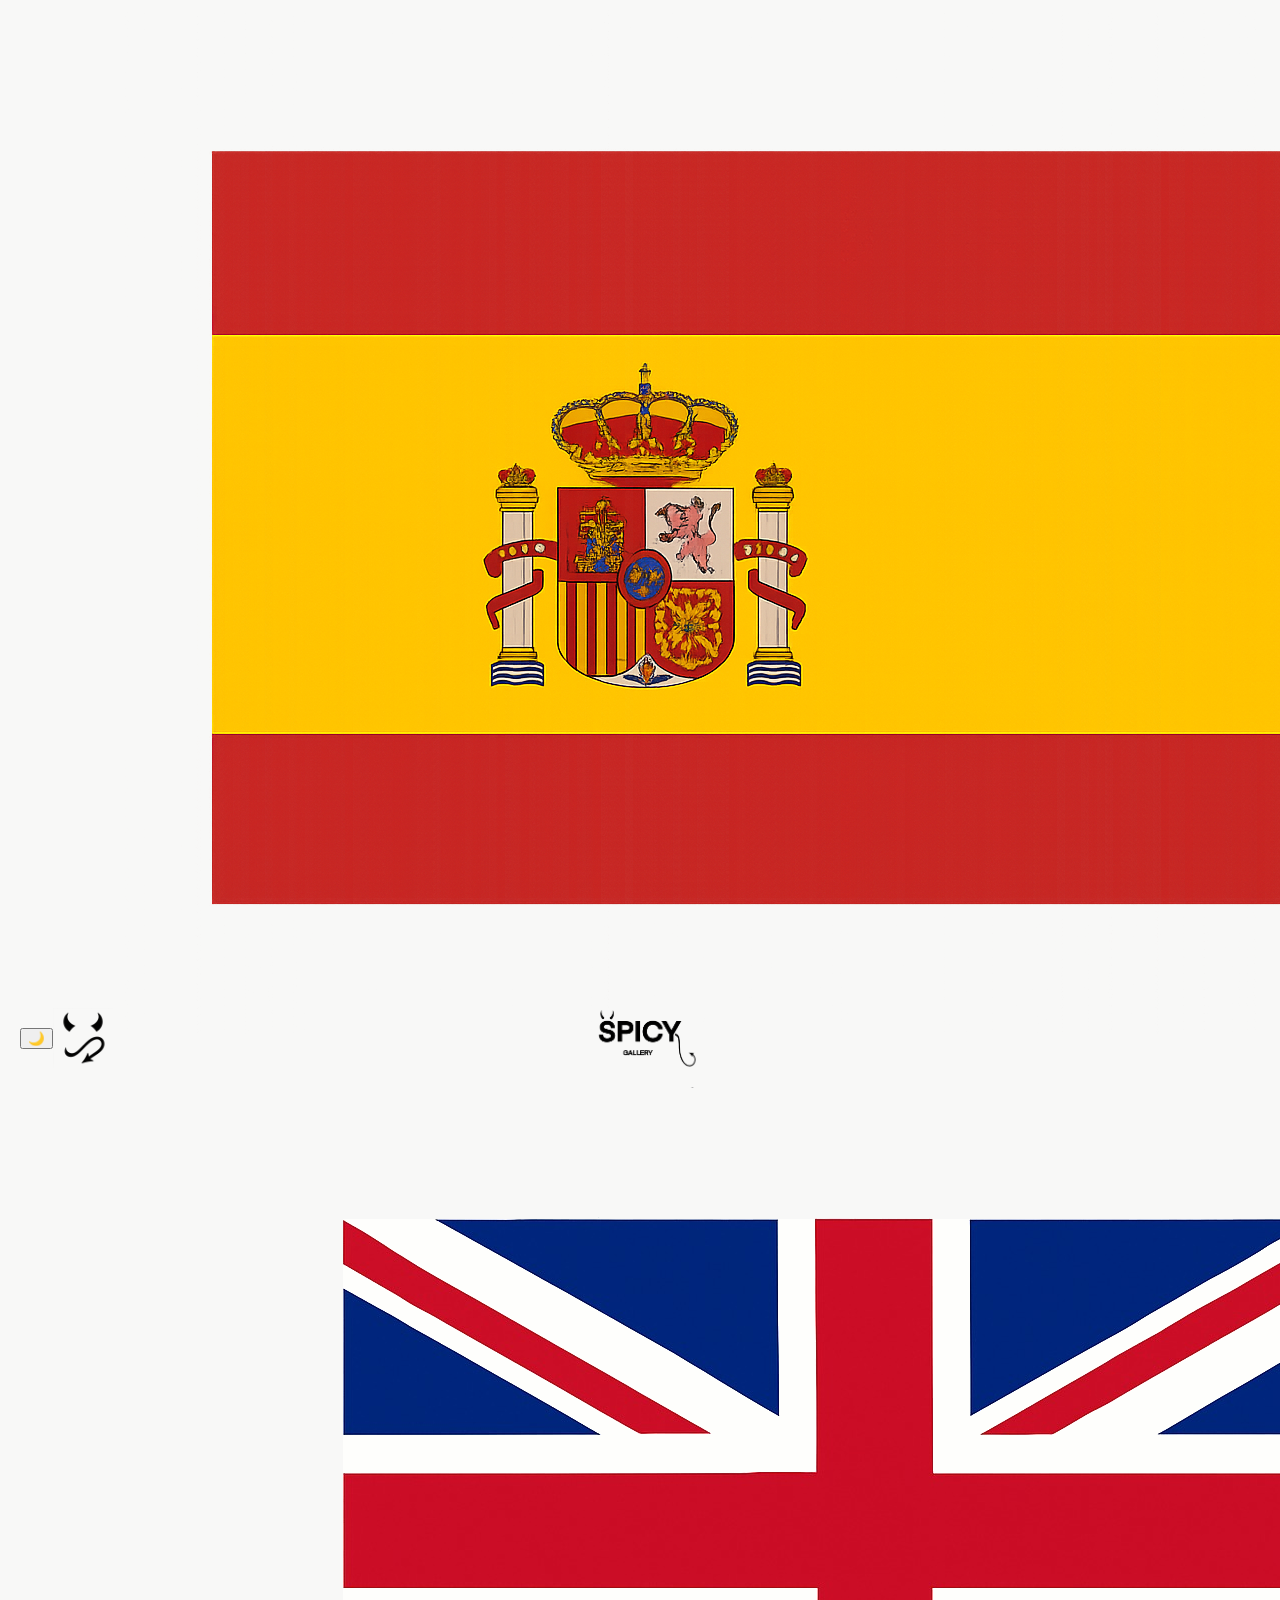
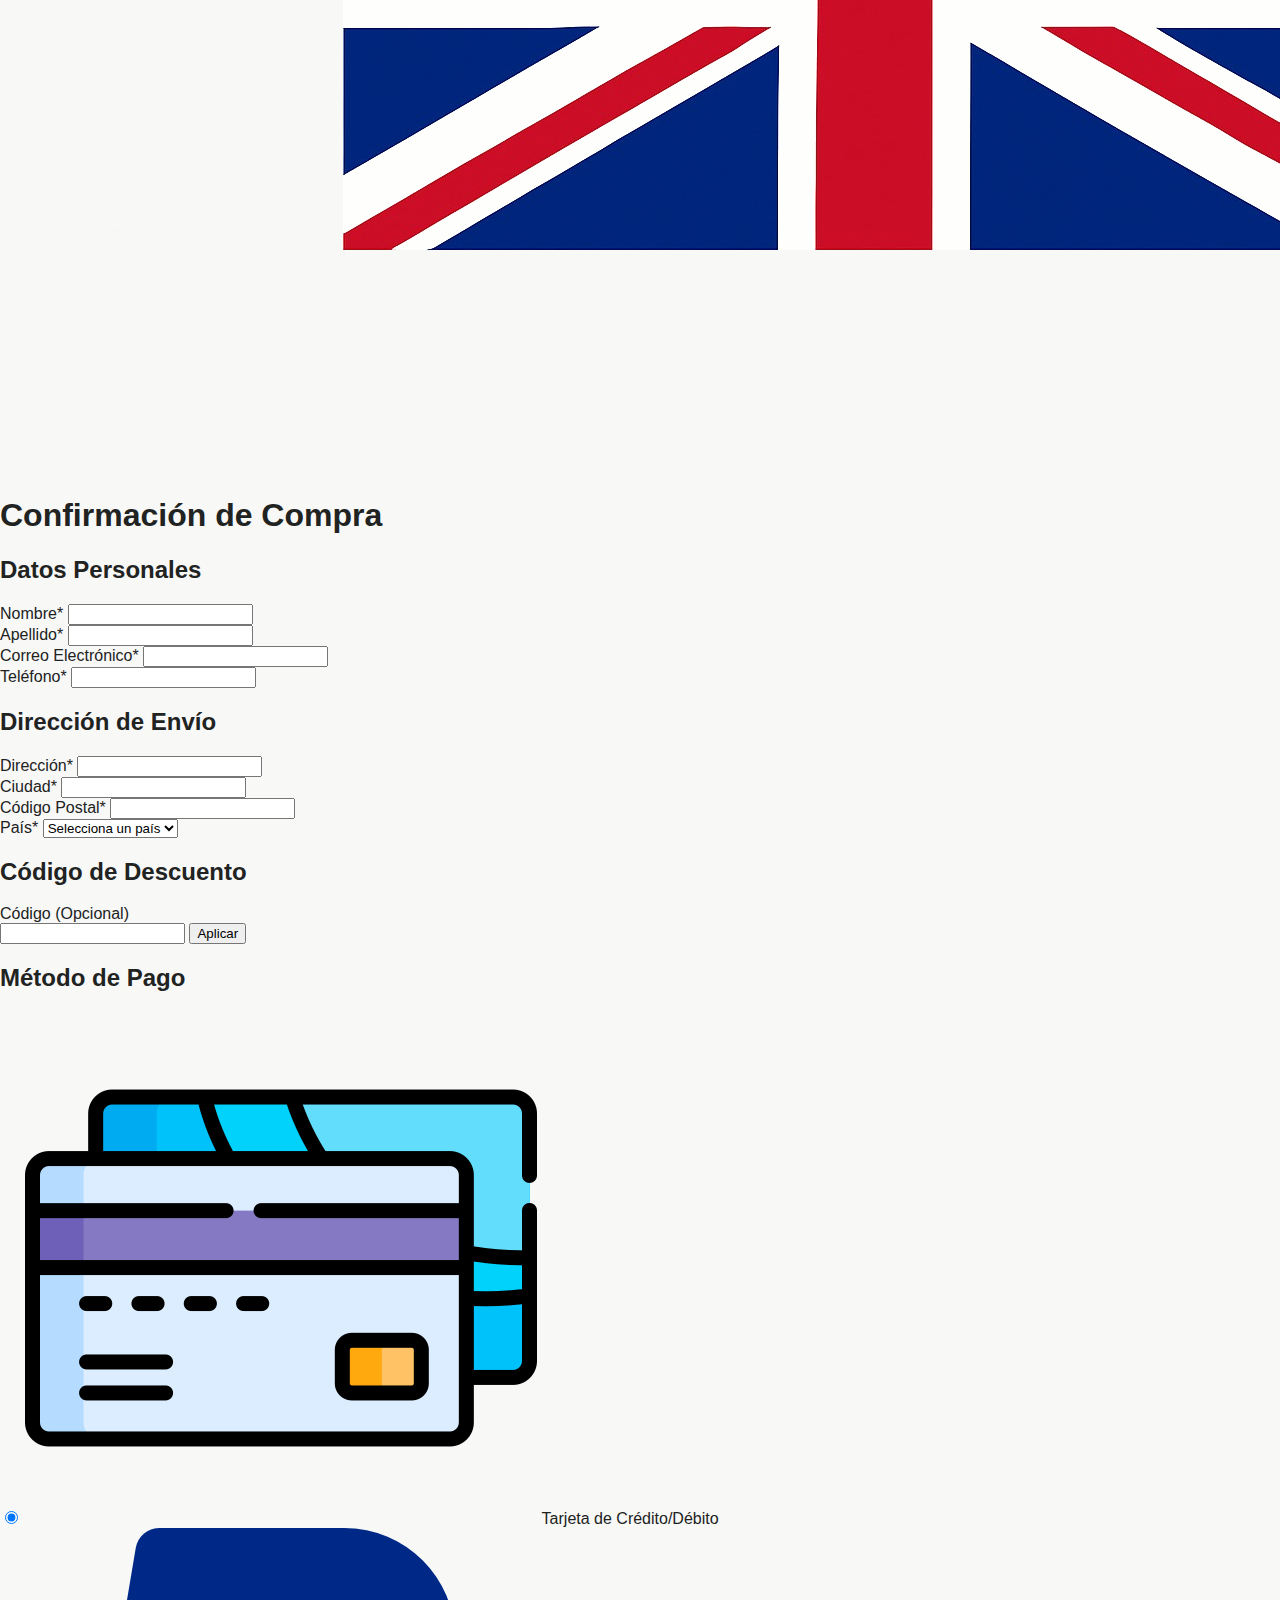
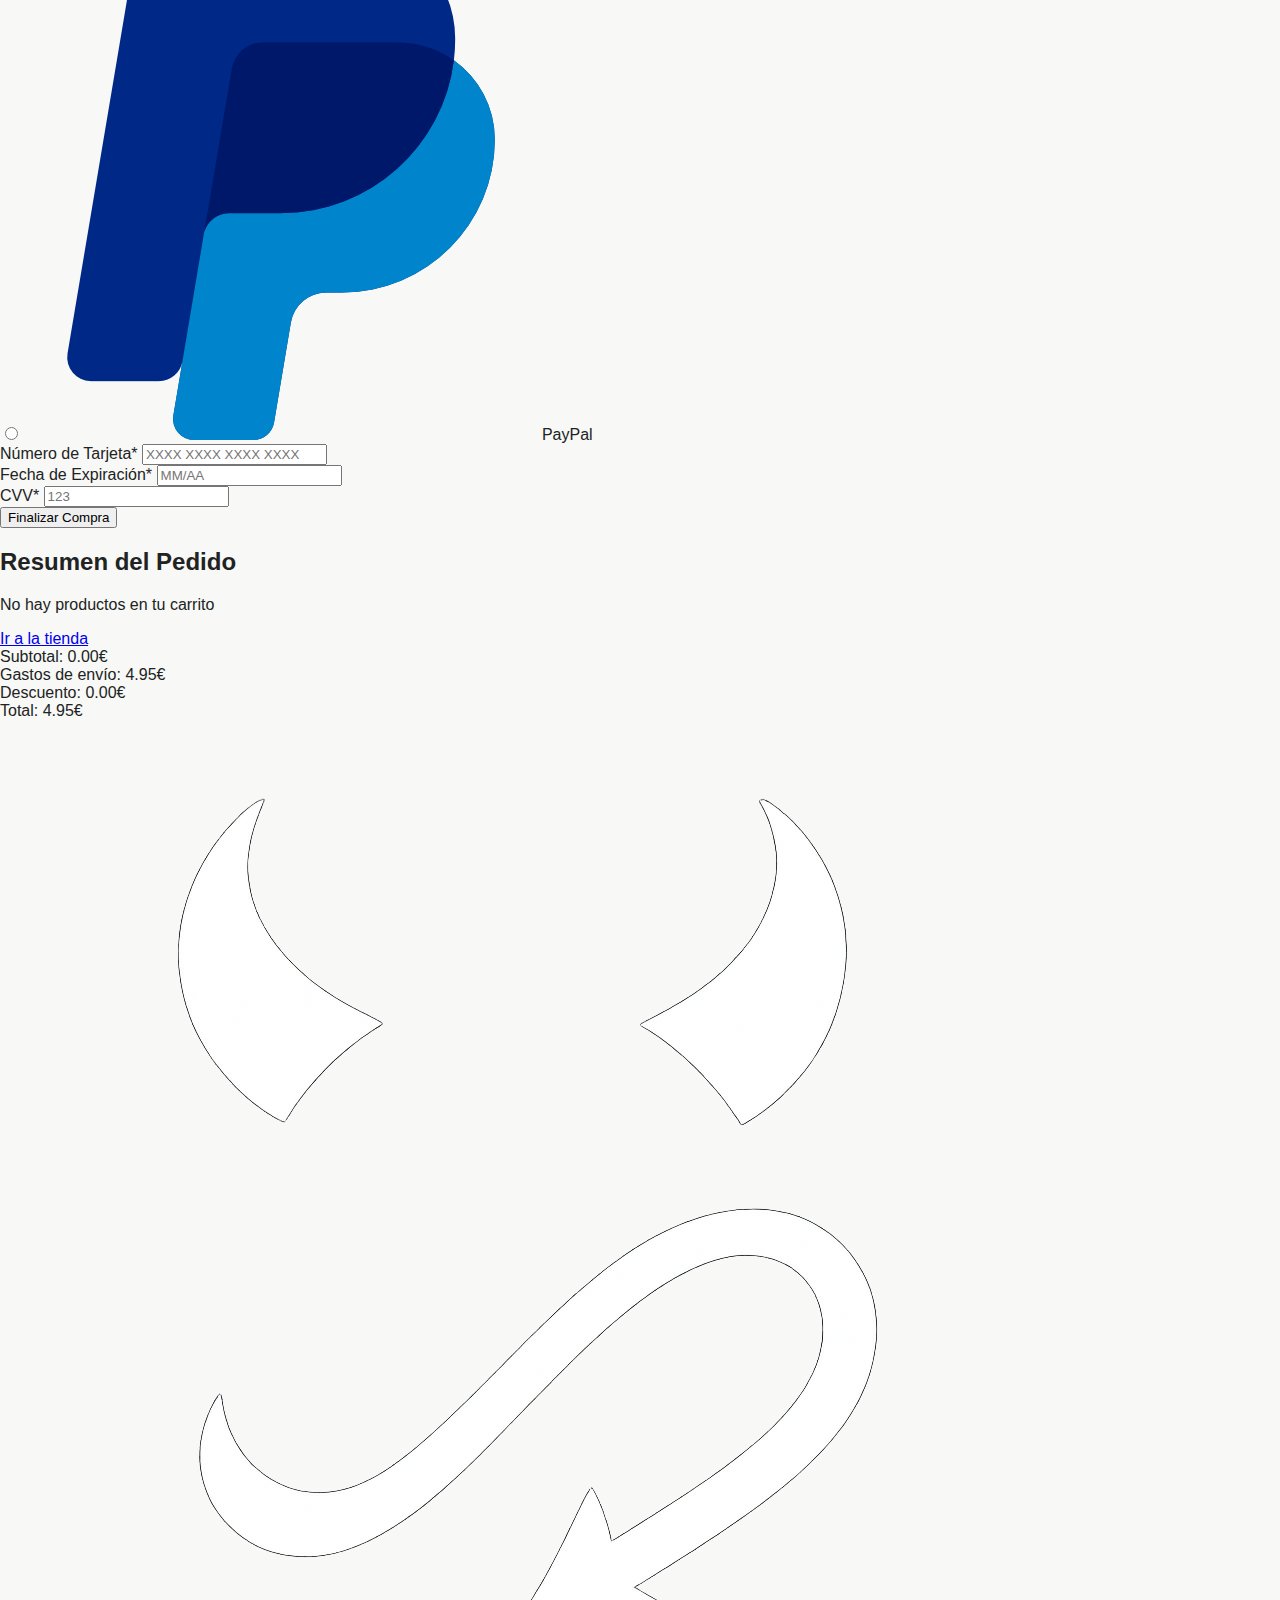
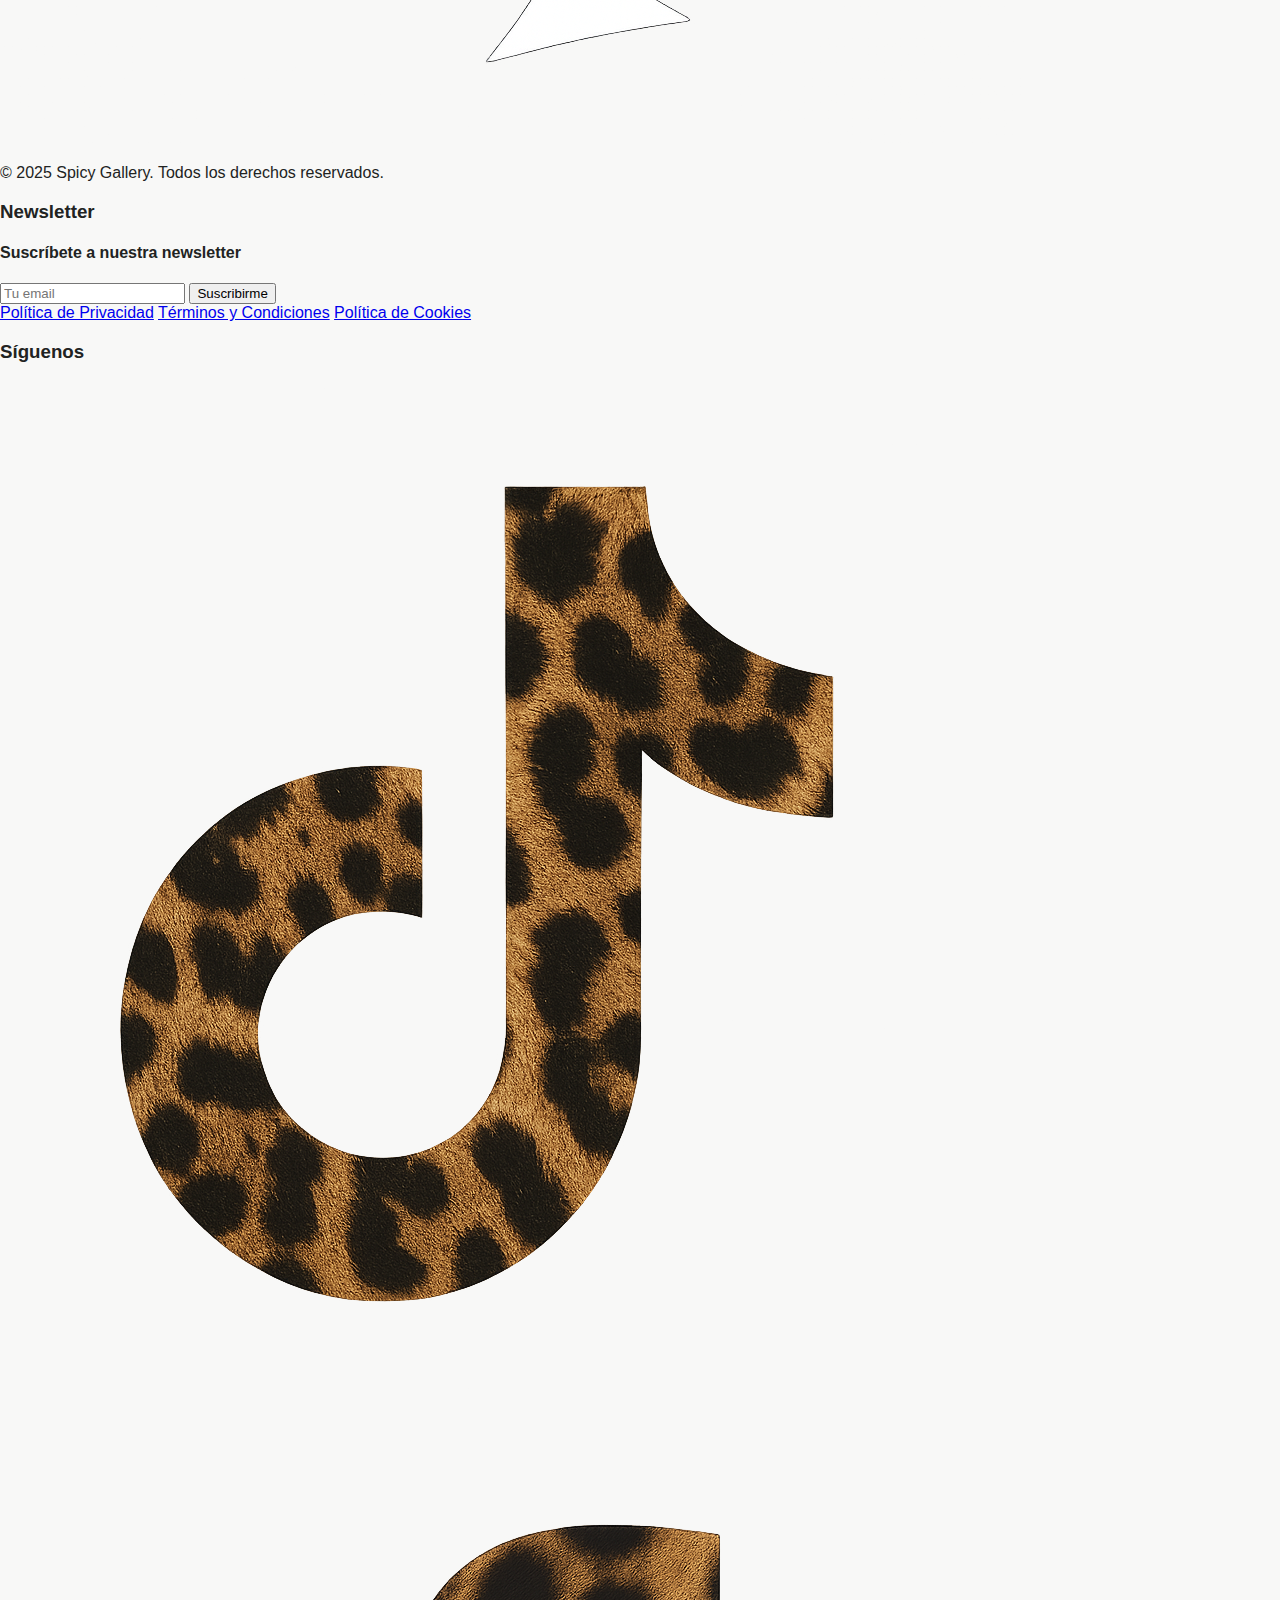
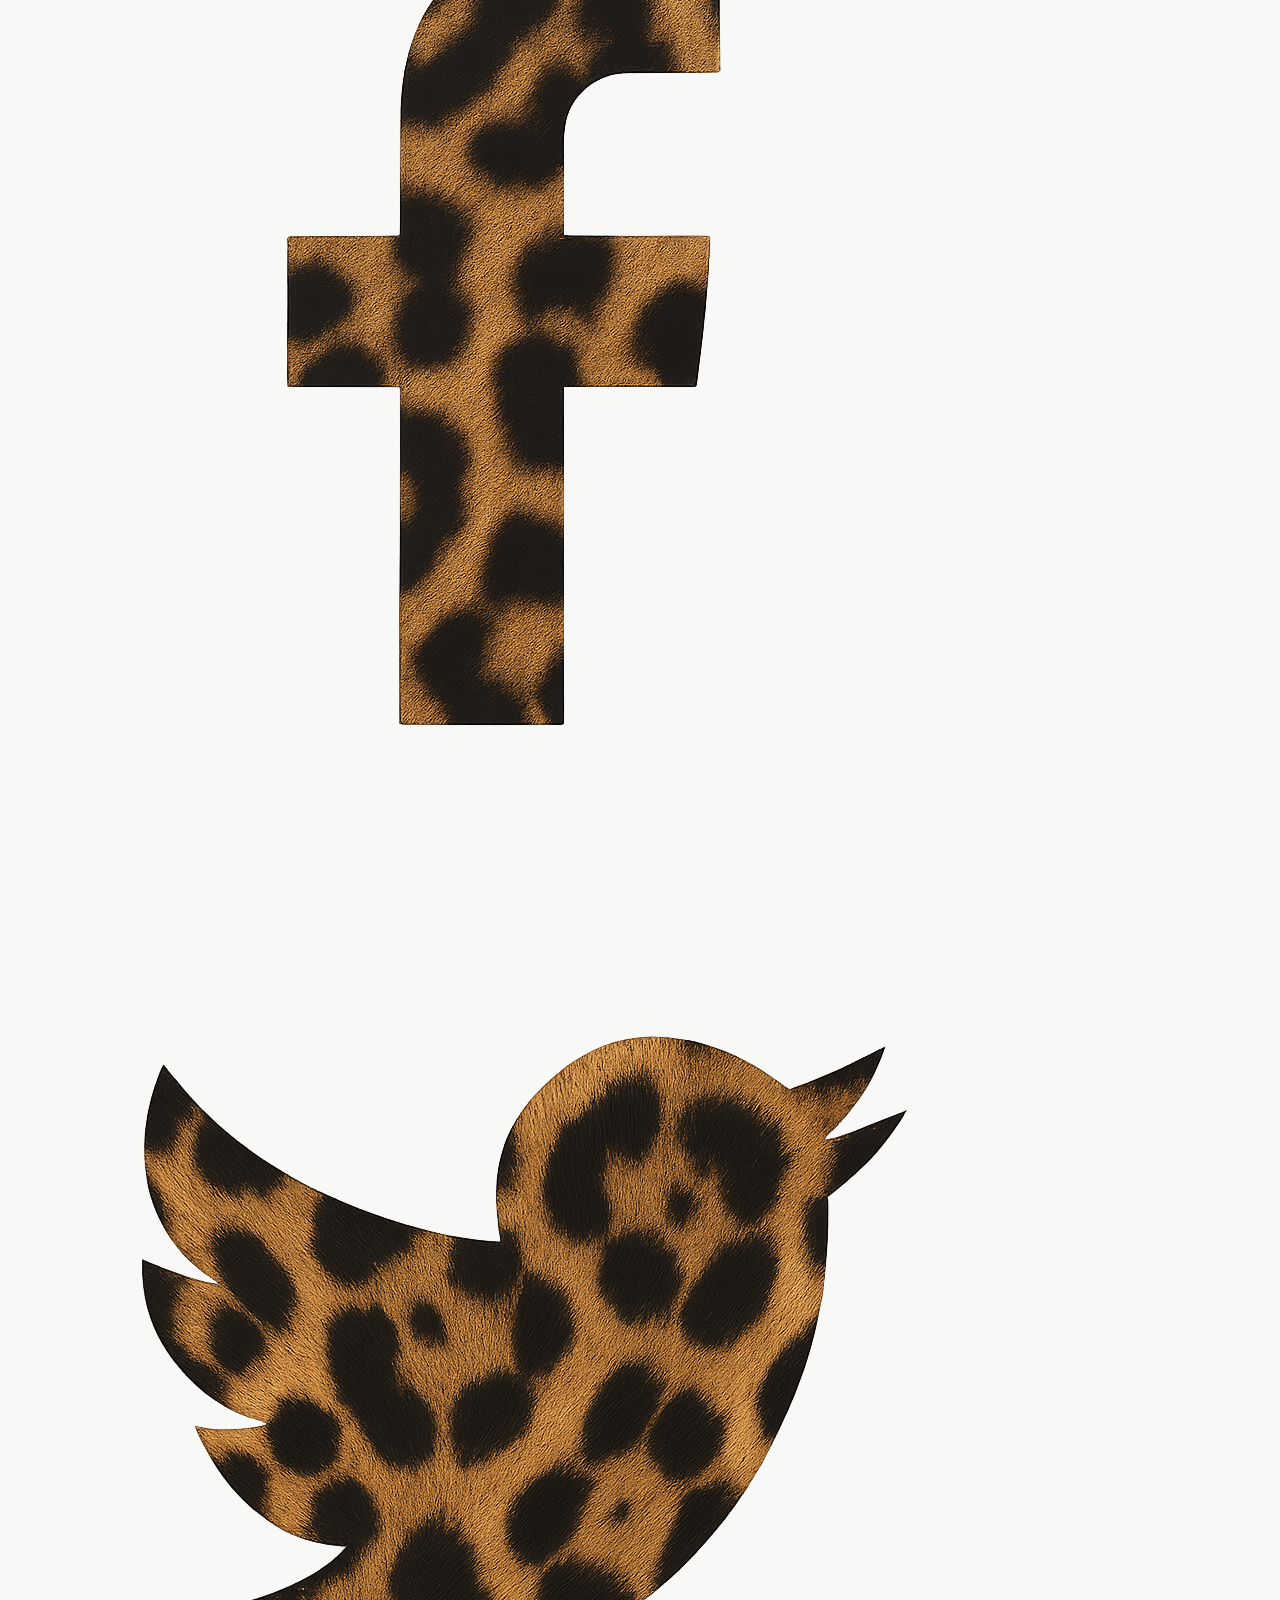
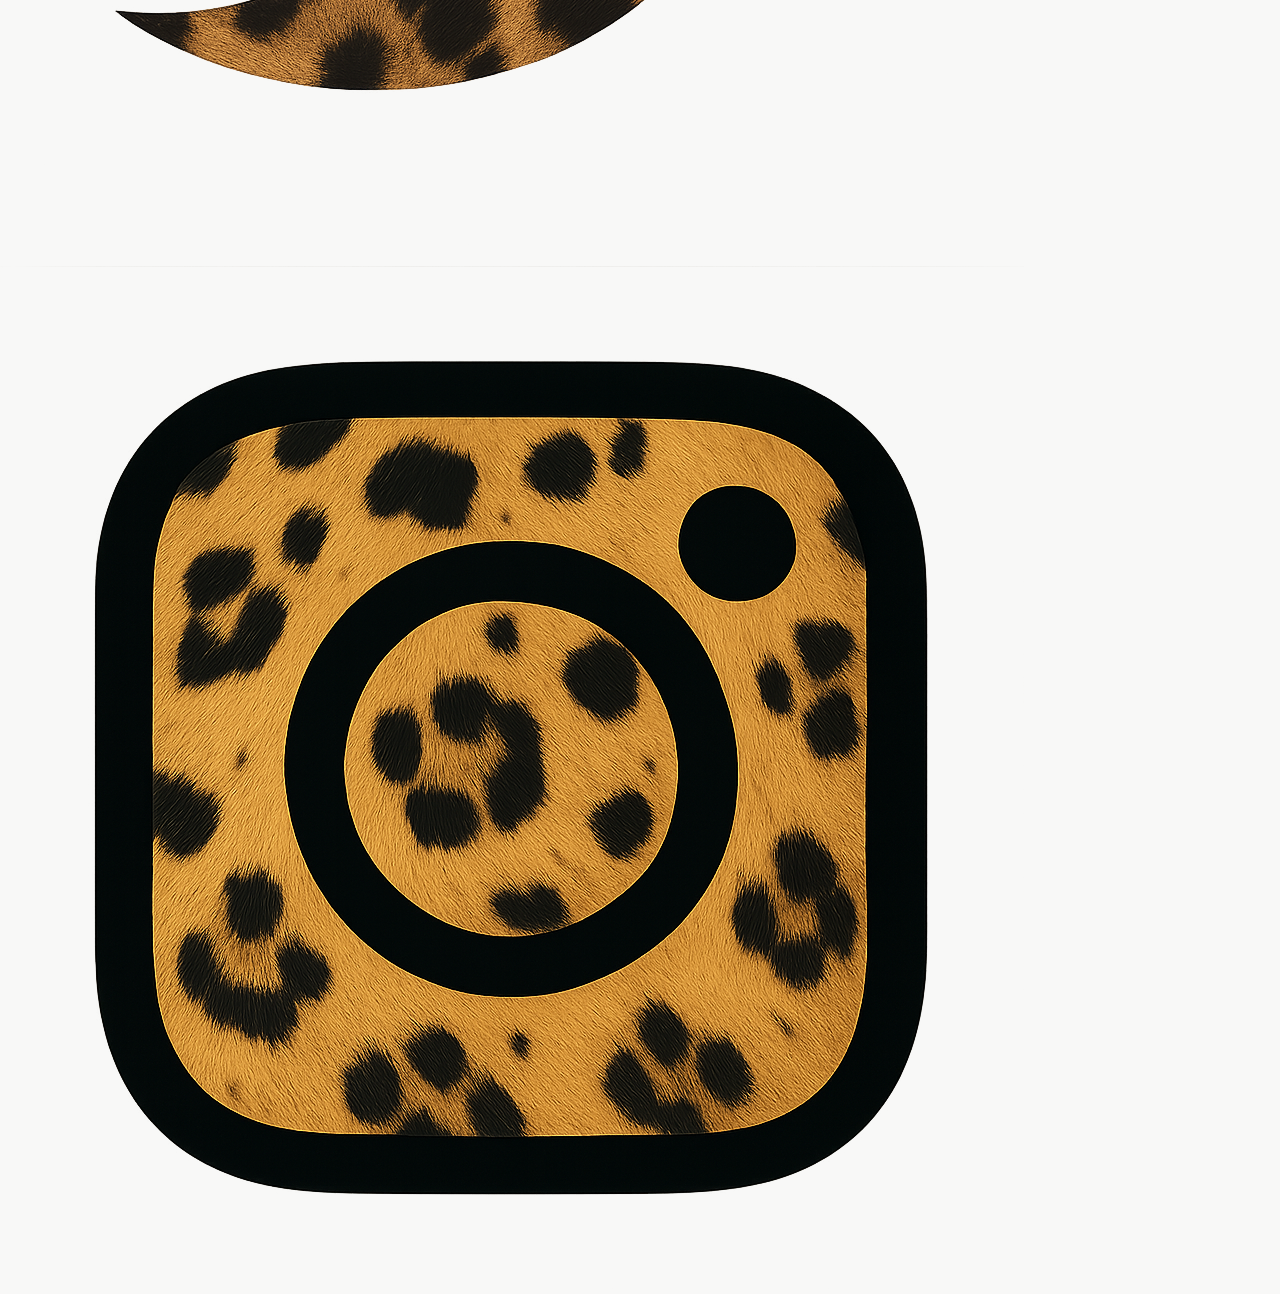
<file: Web/confirmar-compra.html>
<!DOCTYPE html>
<html lang="es">
<head>
    <meta charset="UTF-8">
    <meta name="viewport" content="width=device-width, initial-scale=1.0">
    <title>Confirmar Compra</title>
    <link rel="stylesheet" href="style.css">
</head>
<body>
    <header class="header">
        <button class="theme-toggle" id="theme-toggle" onclick="toggleTheme()">🌙</button>
        <img src="Imagenes/cuernosycolanegros.png" alt="Marca" class="header__brand">
        <img src="Imagenes/Logonegro.png" alt="Logo de la marca" class="header__logo">
        <div class="header__language">
            <img src="Imagenes/spainflag.png" alt="Español" class="header__language-flag active" data-lang="es">
            <img src="Imagenes/ukflag.png" alt="English" class="header__language-flag" data-lang="en">
        </div>
        <button class="header__menu-toggle" id="menuToggle">
            <span class="header__menu-icon"></span>
        </button>
        <nav class="header__nav" id="navMenu">
            <a href="index.html" class="header__nav-link">INICIO</a>
            <a href="shop.html" class="header__nav-link">TIENDA</a>
            <a href="aboutus.html" class="header__nav-link">SOBRE NOSOTROS</a>
            <a href="news.html" class="header__nav-link">NOTICIAS Y BLOG</a>
            <a href="joinus.html" class="header__nav-link">ÚNETE A NOSOTROS</a>
            <a href="juego-pares.html" class="header__nav-link">JUEGO</a>
        </nav>
    </header>

    <section class="checkout">
        <h1 class="checkout__title">Confirmación de Compra</h1>
        
        <div class="checkout__container">
            <div class="checkout__form-section">
                <form id="checkoutForm" class="checkout__form">
                    <div class="checkout__personal-info">
                        <h2 class="checkout__subtitle">Datos Personales</h2>
                        <div class="checkout__form-row">
                            <div class="checkout__form-group">
                                <label for="nombre" class="checkout__label">Nombre*</label>
                                <input type="text" id="nombre" name="nombre" class="checkout__input" required>
                            </div>
                            <div class="checkout__form-group">
                                <label for="apellido" class="checkout__label">Apellido*</label>
                                <input type="text" id="apellido" name="apellido" class="checkout__input" required>
                            </div>
                        </div>
                        <div class="checkout__form-row">
                            <div class="checkout__form-group">
                                <label for="email" class="checkout__label">Correo Electrónico*</label>
                                <input type="email" id="email" name="email" class="checkout__input" required>
                            </div>
                            <div class="checkout__form-group">
                                <label for="telefono" class="checkout__label">Teléfono*</label>
                                <input type="tel" id="telefono" name="telefono" class="checkout__input" required>
                            </div>
                        </div>
                    </div>

                    <div class="checkout__shipping-info">
                        <h2 class="checkout__subtitle">Dirección de Envío</h2>
                        <div class="checkout__form-group">
                            <label for="direccion" class="checkout__label">Dirección*</label>
                            <input type="text" id="direccion" name="direccion" class="checkout__input" required>
                        </div>
                        <div class="checkout__form-row">
                            <div class="checkout__form-group">
                                <label for="ciudad" class="checkout__label">Ciudad*</label>
                                <input type="text" id="ciudad" name="ciudad" class="checkout__input" required>
                            </div>
                            <div class="checkout__form-group">
                                <label for="codigo-postal" class="checkout__label">Código Postal*</label>
                                <input type="text" id="codigo-postal" name="codigo-postal" class="checkout__input" required>
                            </div>
                        </div>
                        <div class="checkout__form-group">
                            <label for="pais" class="checkout__label">País*</label>
                            <select id="pais" name="pais" class="checkout__select" required>
                                <option value="">Selecciona un país</option>
                                <option value="es">España</option>
                                <option value="fr">Francia</option>
                                <option value="it">Italia</option>
                                <option value="pt">Portugal</option>
                                <option value="de">Alemania</option>
                                <option value="uk">Reino Unido</option>
                            </select>
                        </div>
                    </div>

                    <div class="checkout__discount">
                        <h2 class="checkout__subtitle">Código de Descuento</h2>
                        <div class="checkout__form-group">
                            <label for="descuento" class="checkout__label">Código (Opcional)</label>
                            <div class="checkout__discount-row">
                                <input type="text" id="descuento" name="descuento" class="checkout__input">
                                <button type="button" id="aplicarDescuento" class="checkout__discount-btn">Aplicar</button>
                            </div>
                        </div>
                    </div>

                    <div class="checkout__payment">
                        <h2 class="checkout__subtitle">Método de Pago</h2>
                        <div class="checkout__payment-methods">
                            <div class="checkout__payment-option">
                                <input type="radio" id="tarjeta" name="metodo-pago" value="tarjeta" class="checkout__payment-radio" checked>
                                <label for="tarjeta" class="checkout__payment-label">
                                    <img src="Imagenes/Credito.png" alt="Tarjeta de crédito" class="checkout__payment-icon">
                                    <span>Tarjeta de Crédito/Débito</span>
                                </label>
                            </div>
                            <div class="checkout__payment-option">
                                <input type="radio" id="paypal" name="metodo-pago" value="paypal" class="checkout__payment-radio">
                                <label for="paypal" class="checkout__payment-label">
                                    <img src="Imagenes/Paypal.png" alt="PayPal" class="checkout__payment-icon">
                                    <span>PayPal</span>
                                </label>
                            </div>
                        </div>
                        
                        <!-- Detalles de tarjeta (mostrados condicionalmente) -->
                        <div id="detallesTarjeta" class="checkout__card-details">
                            <div class="checkout__form-group">
                                <label for="numero-tarjeta" class="checkout__label">Número de Tarjeta*</label>
                                <input type="text" id="numero-tarjeta" name="numero-tarjeta" class="checkout__input" placeholder="XXXX XXXX XXXX XXXX" required>
                            </div>
                            <div class="checkout__form-row">
                                <div class="checkout__form-group">
                                    <label for="fecha-expiracion" class="checkout__label">Fecha de Expiración*</label>
                                    <input type="text" id="fecha-expiracion" name="fecha-expiracion" placeholder="MM/AA" class="checkout__input" required>
                                </div>
                                <div class="checkout__form-group">
                                    <label for="cvv" class="checkout__label">CVV*</label>
                                    <input type="text" id="cvv" name="cvv" class="checkout__input" placeholder="123" required>
                                </div>
                            </div>
                        </div>
                    </div>
                    
                    <button type="submit" class="checkout__submit-btn">Finalizar Compra</button>
                </form>
            </div>
            
            <div class="checkout__summary">
                <h2 class="checkout__subtitle">Resumen del Pedido</h2>
                <div id="checkout-items" class="checkout__items">
                    <!-- Los productos del carrito se mostrarán aquí -->
                    <div class="checkout__empty-cart" id="checkoutEmpty">
                        <p>No hay productos en tu carrito</p>
                        <a href="shop.html" class="checkout__shop-link">Ir a la tienda</a>
                    </div>
                </div>
                
                <div class="checkout__totals">
                    <div class="checkout__total-row">
                        <span>Subtotal:</span>
                        <span id="subtotal">0.00€</span>
                    </div>
                    <div class="checkout__total-row">
                        <span>Gastos de envío:</span>
                        <span id="shipping">4.95€</span>
                    </div>
                    <div class="checkout__total-row checkout__discount-row" id="discount-row">
                        <span>Descuento:</span>
                        <span id="discount">0.00€</span>
                    </div>
                    <div class="checkout__total-row checkout__final-total">
                        <span>Total:</span>
                        <span id="total">4.95€</span>
                    </div>
                </div>
            </div>
        </div>
    </section>

    <footer class="footer">
        <div class="footer__container">
            <div class="footer__left">
                <img src="Imagenes/cuernosycolablancos.png" alt="Logo Spicy Gallery" class="footer__logo">
                <p class="footer__copyright">© 2025 Spicy Gallery. Todos los derechos reservados.</p>
            </div>
            
            <div class="footer__center">
                <h3 class="footer__column-title">Newsletter</h3>
                <div class="footer__newsletter">
                    <h4 class="footer__newsletter-subtitle">Suscríbete a nuestra newsletter</h4>
                    <form class="footer__form">
                        <input type="email" placeholder="Tu email" class="footer__input">
                        <button type="submit" class="footer__button">Suscribirme</button>
                    </form>
                </div>
                
                <div class="footer__legal">
                    <a href="#">Política de Privacidad</a>
                    <a href="#">Términos y Condiciones</a>
                    <a href="#">Política de Cookies</a>
                </div>
            </div>
            
            <div class="footer__right">
                <h3 class="footer__column-title">Síguenos</h3>
                <div class="footer__social">
                    <img src="Imagenes/logotiktok.png"  alt="TikTok" onclick="window.open('https://www.tiktok.com', '_blank')" class="footer__social-link">
                    <img src="Imagenes/logofacebook.png" alt="Facebook" onclick="window.open('https://www.facebook.com', '_blank')" class="footer__social-link">
                    <img src="Imagenes/logotwitter.png" alt="Twitter" onclick="window.open('https://www.twitter.com', '_blank')" class="footer__social-link">
                    <img src="Imagenes/logoinstagram.png" alt="Instagram" onclick="window.open('https://www.instagram.com')" class="footer__social-link">
                </div>
            </div>
        </div>
        <div class="footer__legal-container">
        </div>
    </footer>
    
    <script src="dom.js"></script>
    <script>

    </script>
</body>
</html>
</file>
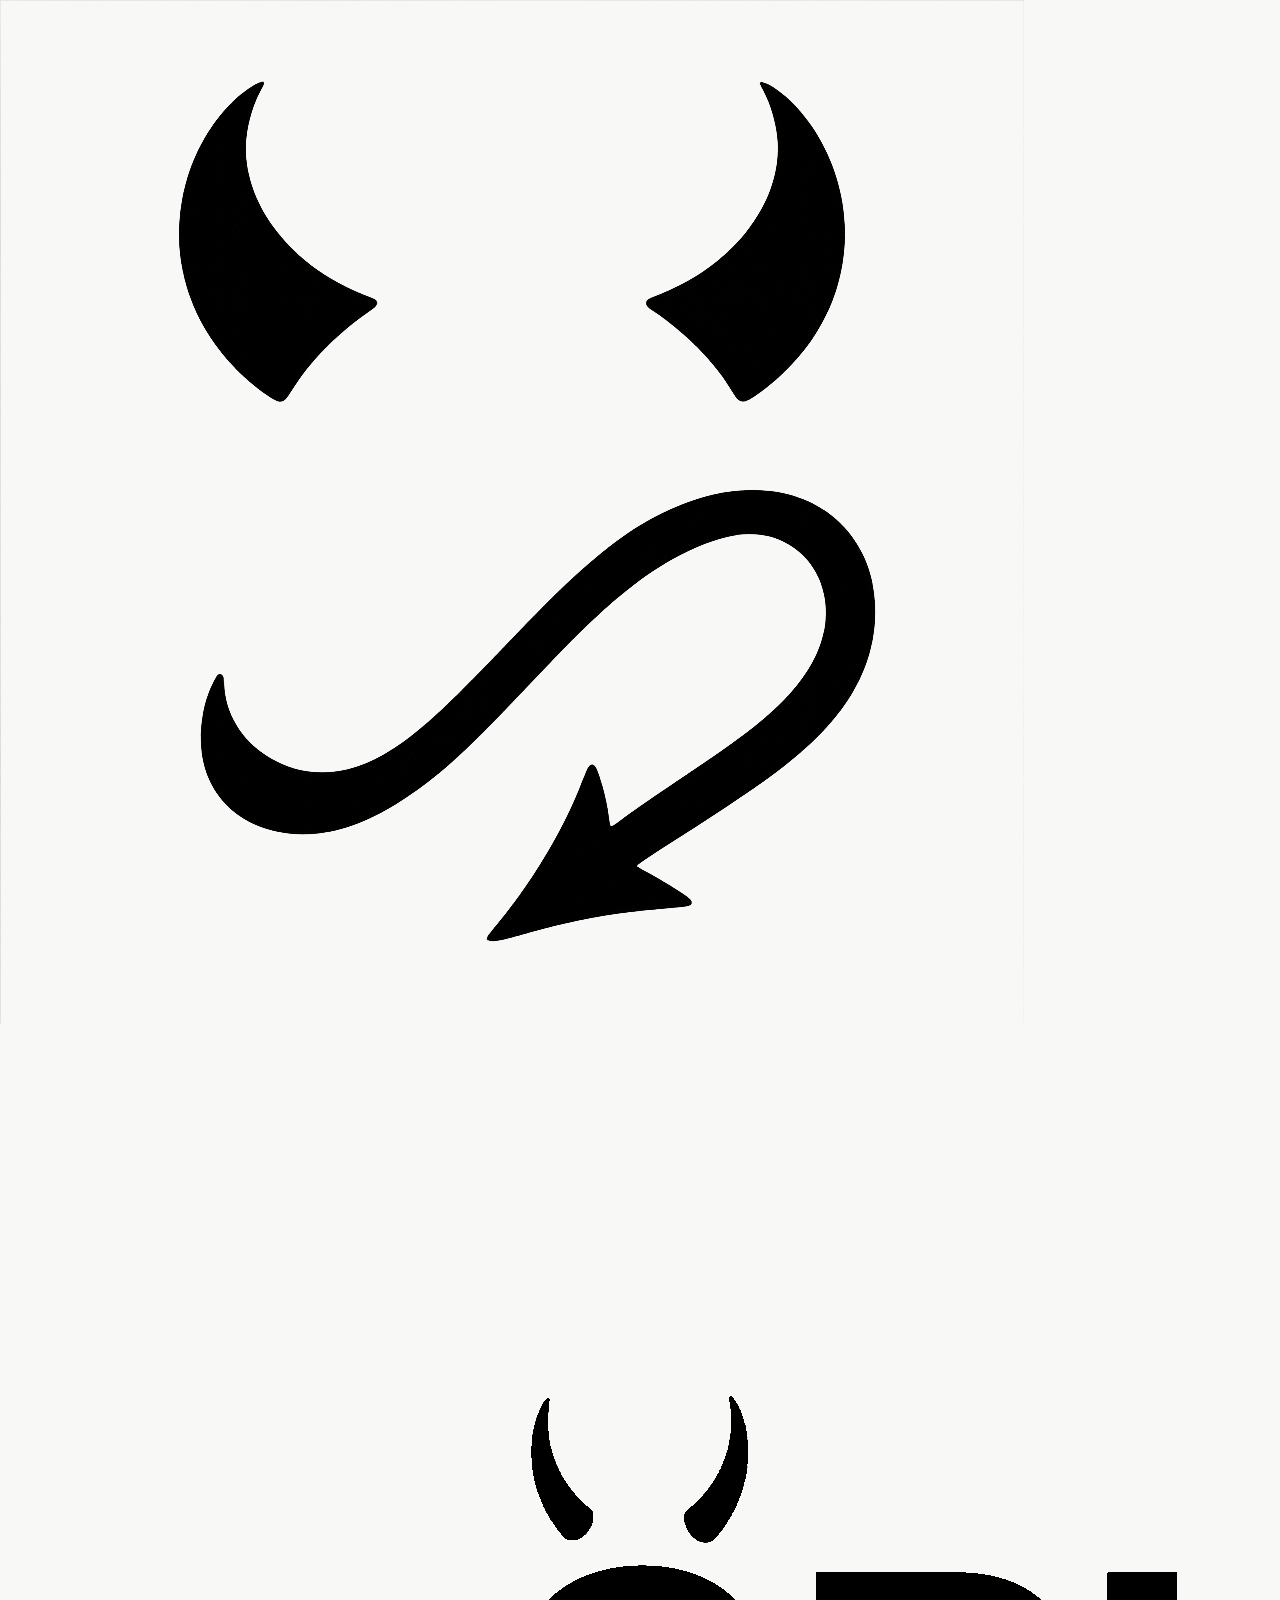
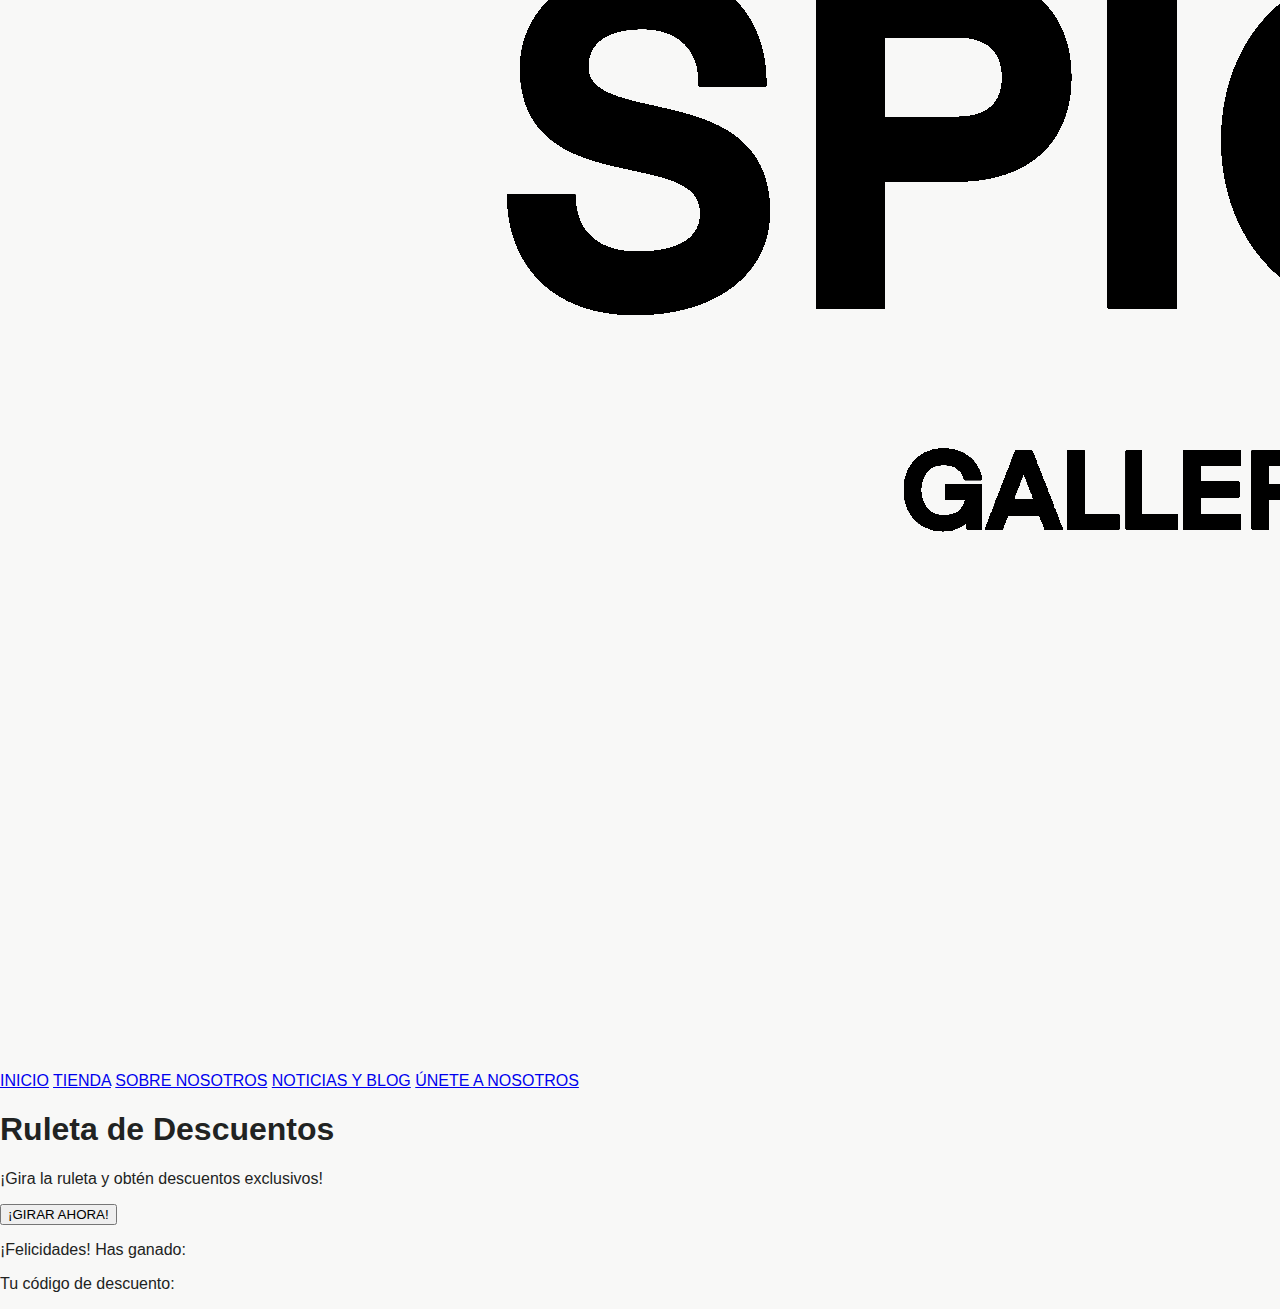
<file: Web/game.html>
<!DOCTYPE html>
<html lang="es">
<head>
    <meta charset="UTF-8">
    <meta name="viewport" content="width=device-width, initial-scale=1.0">
    <title>Ruleta de Descuentos - Spicy Gallery</title>
    <link rel="stylesheet" href="style.css">
</head>
<body>
    <header>
        <img src="Imagenes/cuernosycolanegros.png" alt="Marca">
        <img src="Imagenes/Logonegro.png" alt="Logo de la marca">
        <nav>
            <a href="index.html">INICIO</a>
            <a href="shop.html">TIENDA</a>
            <a href="aboutus.html">SOBRE NOSOTROS</a>
            <a href="news.html">NOTICIAS Y BLOG</a>
            <a href="joinus.html">ÚNETE A NOSOTROS</a>
        </nav>
    </header>

    <section>
        <div class="wheel-container">
            <h1 class="wheel-container__title">Ruleta de Descuentos</h1>
            <p class="wheel-container__subtitle">¡Gira la ruleta y obtén descuentos exclusivos!</p>
            
            <div class="wheel-wrapper">
                <div class="wheel" id="wheel">
                    <!-- Las secciones se generarán con JavaScript -->
                </div>
                <div class="wheel__marker"></div>
            </div>
            
            <div class="wheel-controls">
                <button class="wheel-controls__button" id="spinButton">¡GIRAR AHORA!</button>
            </div>
            
            <div class="wheel-result" id="result">
                <p class="wheel-result__text">¡Felicidades! Has ganado:</p>
                <p class="wheel-result__discount" id="discountResult"></p>
                <p class="wheel-result__text">Tu código de descuento:</p>
                <p class="wheel-result__code" id="discountCode"></p>
            </div>
        </div>
    </section>

    <script src="dom.js"></script>
</body>
</html>
</file>
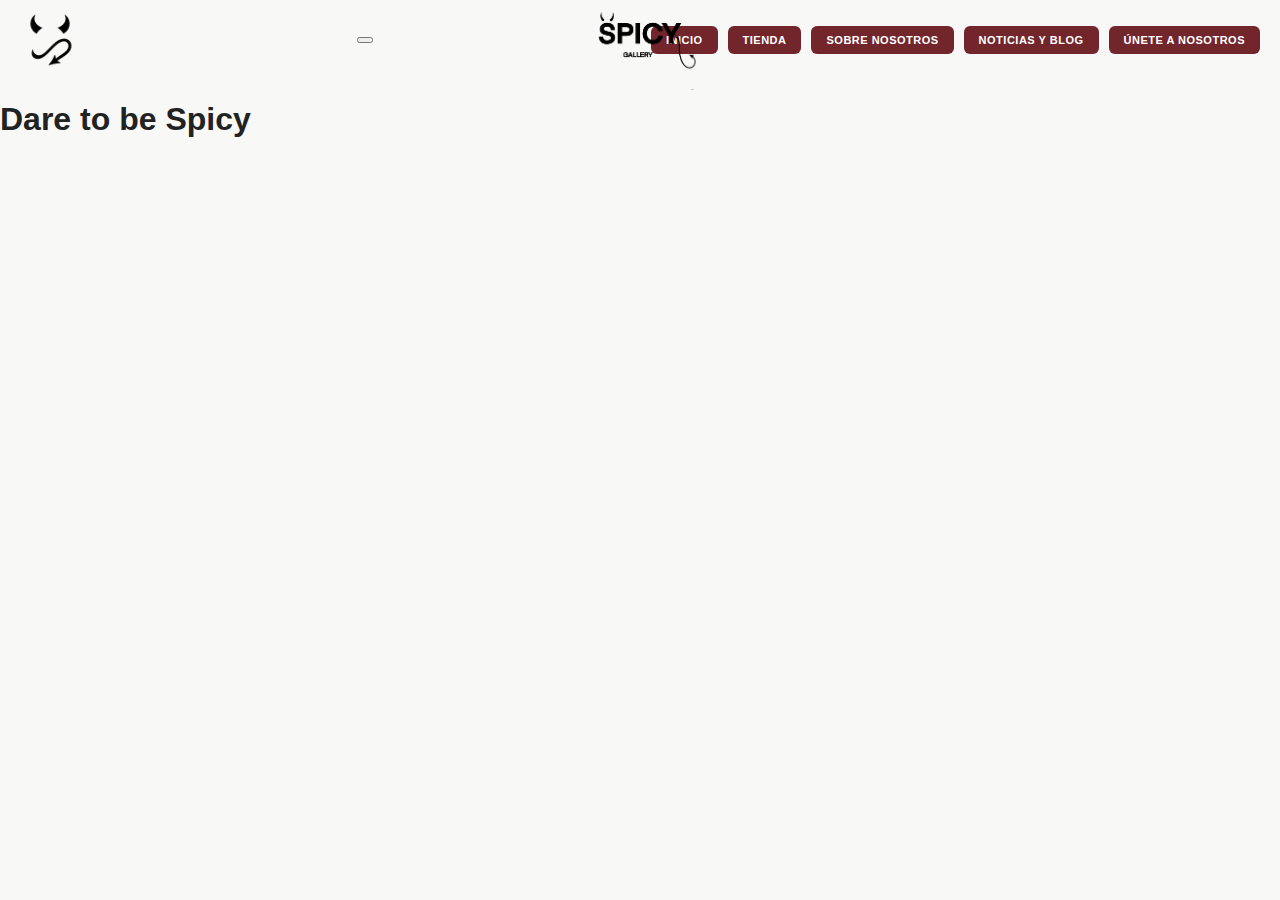
<file: Web/joinus.html>
<!DOCTYPE html>
<html lang="es">
<head>
    <meta charset="UTF-8">
    <meta name="viewport" content="width=device-width, initial-scale=1.0">
    <title>Únete a Nosotros - Spicy Gallery</title>
    <link rel="stylesheet" href="style.css">
</head>
<body>
    <header class="header">
        <img src="Imagenes/cuernosycolanegros.png" alt="Marca" class="header__brand">
        <img src="Imagenes/Logonegro.png" alt="Logo de la marca" class="header__logo">
        <button class="header__menu-toggle" id="menuToggle">
            <span class="header__menu-icon"></span>
        </button>
        <nav class="header__nav" id="navMenu">
            <a href="index.html" class="header__nav-link">INICIO</a>
            <a href="shop.html" class="header__nav-link">TIENDA</a>
            <a href="aboutus.html" class="header__nav-link">SOBRE NOSOTROS</a>
            <a href="news.html" class="header__nav-link">NOTICIAS Y BLOG</a>
            <a href="joinus.html" class="header__nav-link">ÚNETE A NOSOTROS</a>
        </nav>
    </header>

    <section class="postheader">
        <h1 class="postheader__title">Dare to be Spicy</h1>
    </section>

    <script src="dom.js"></script>
</body>
</html>
</file>
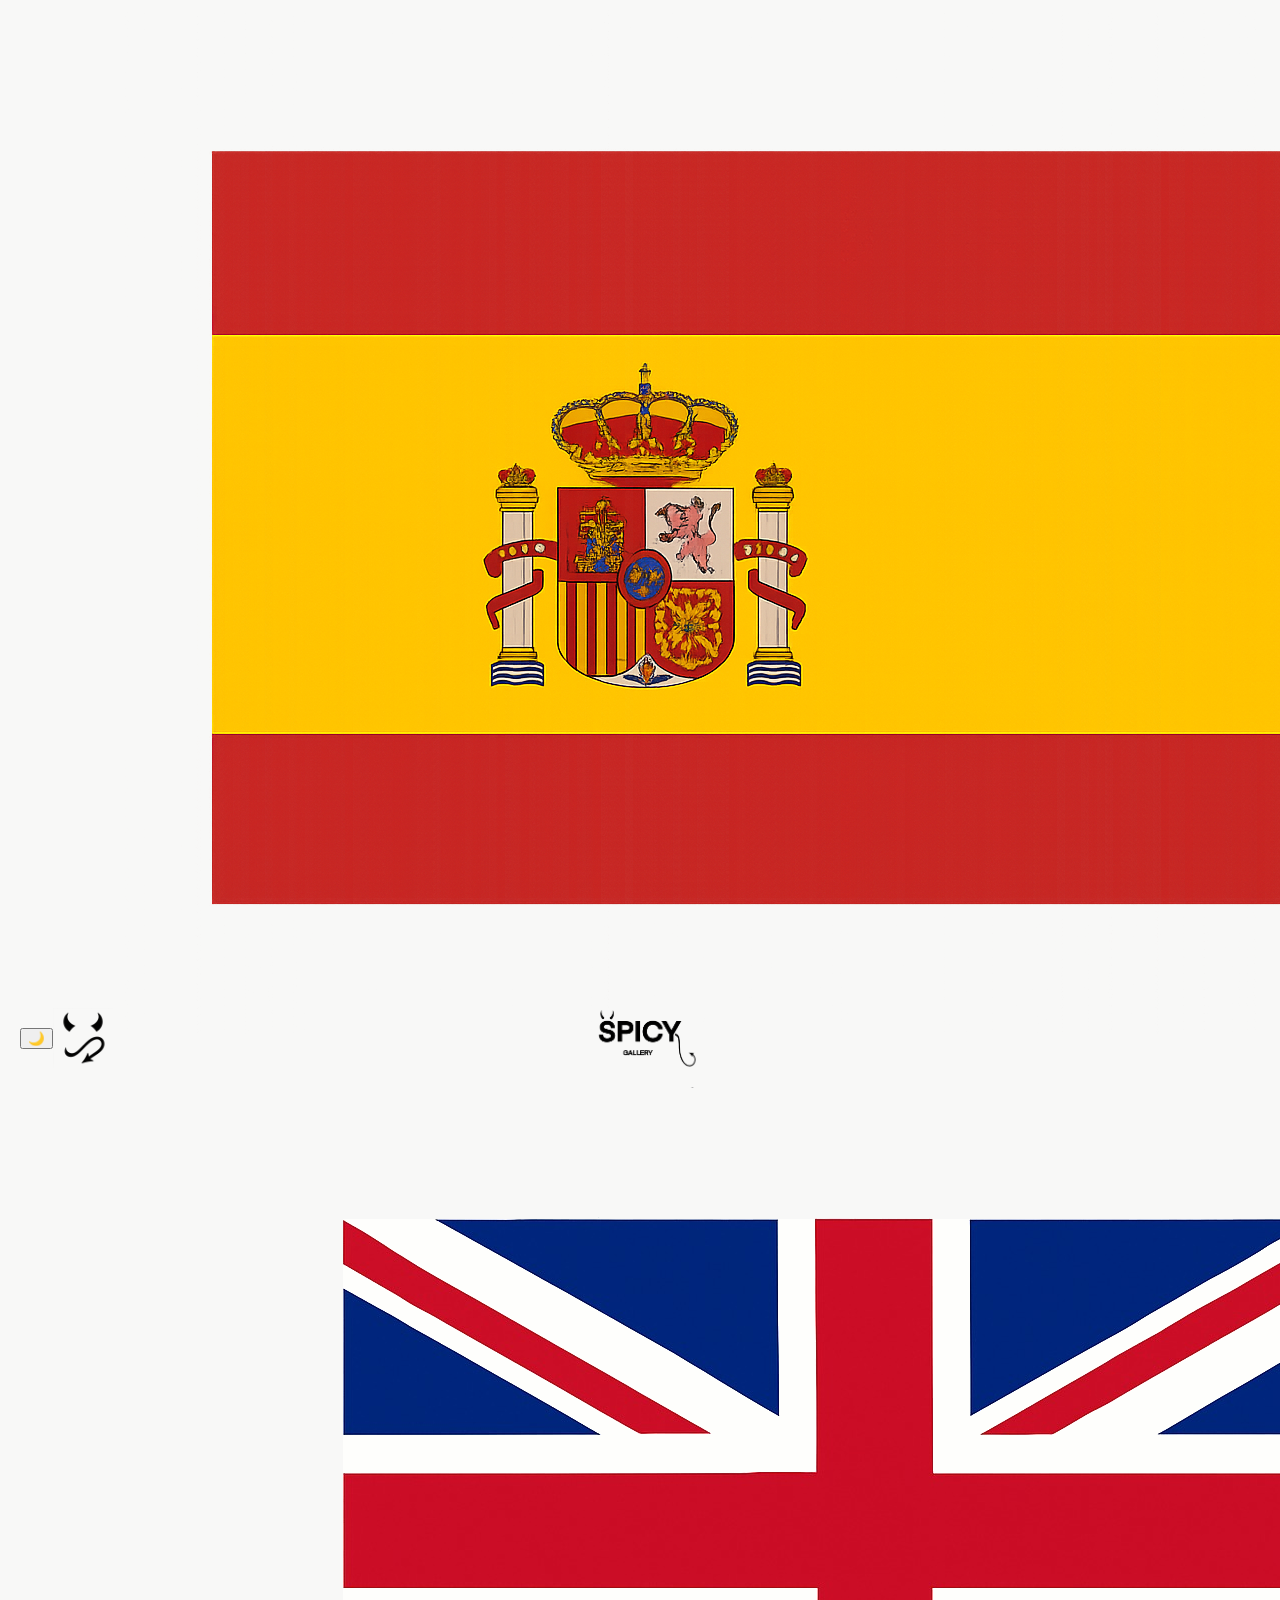
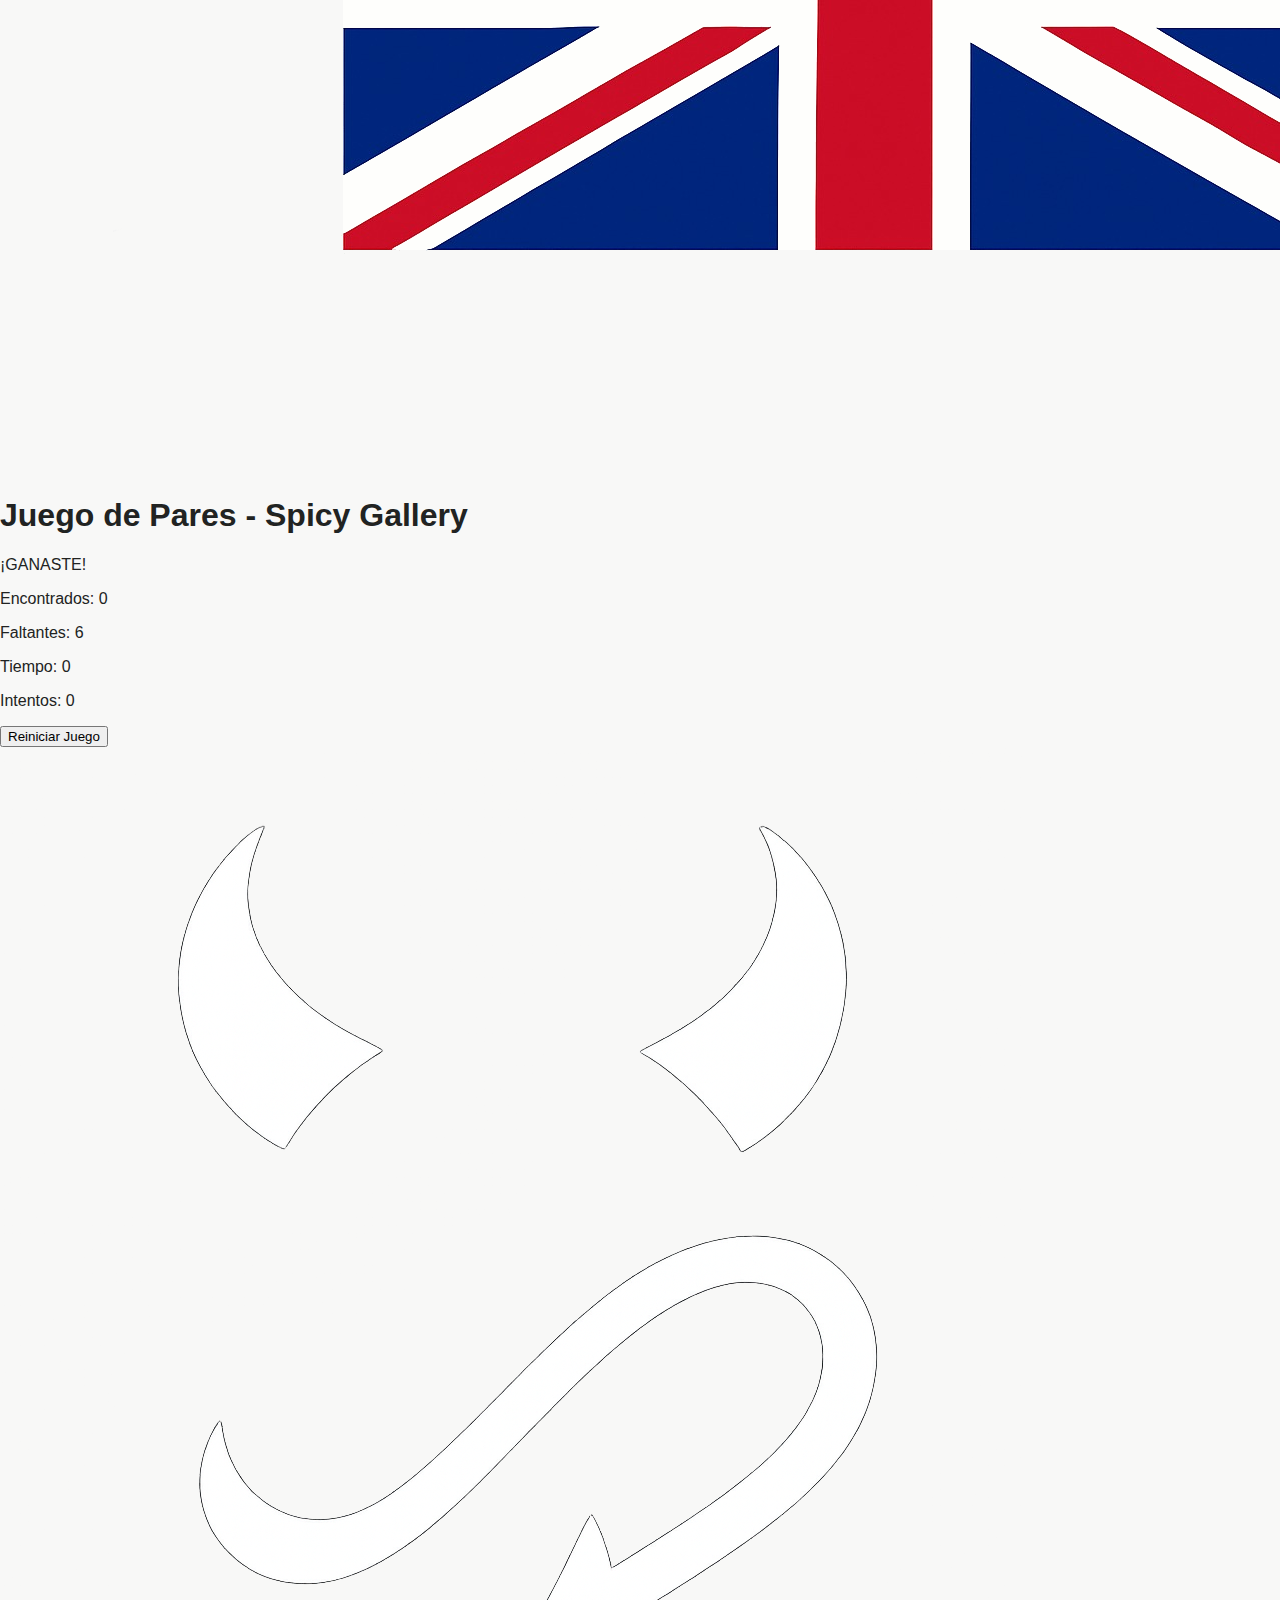
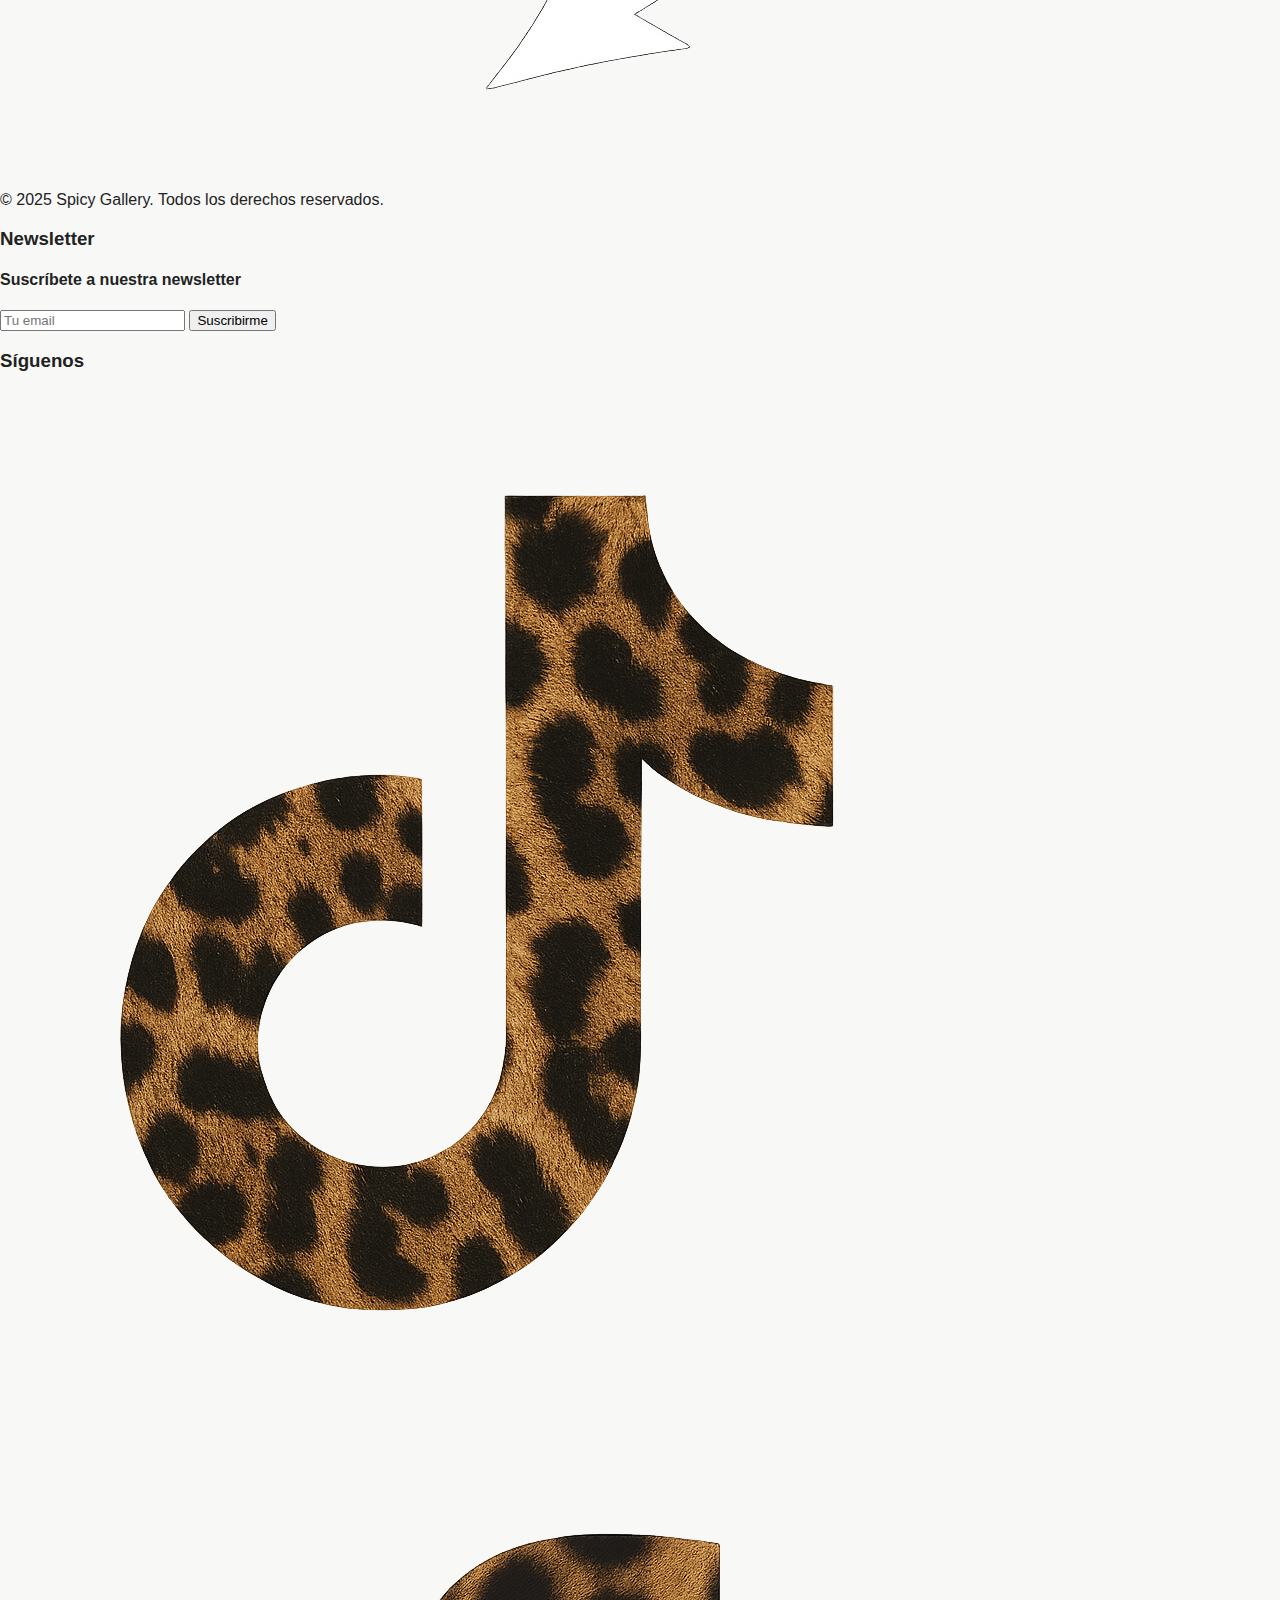
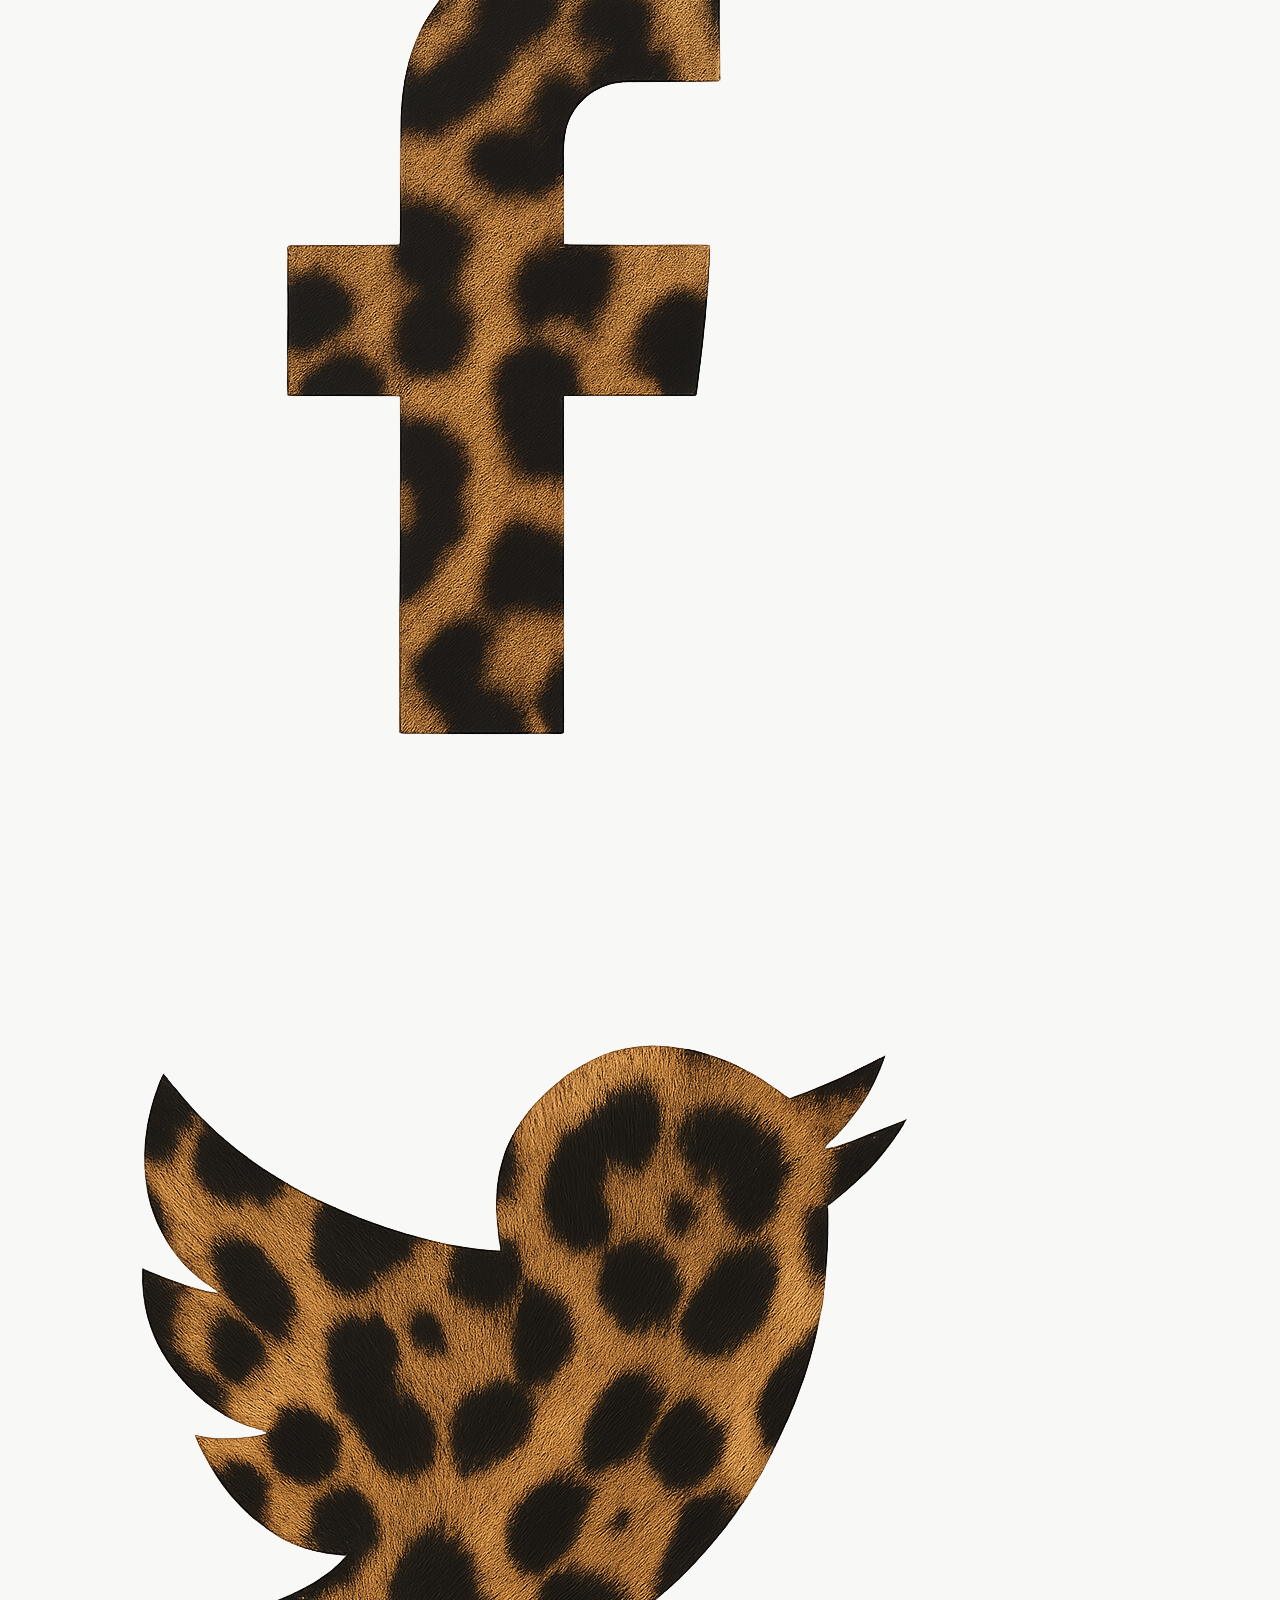
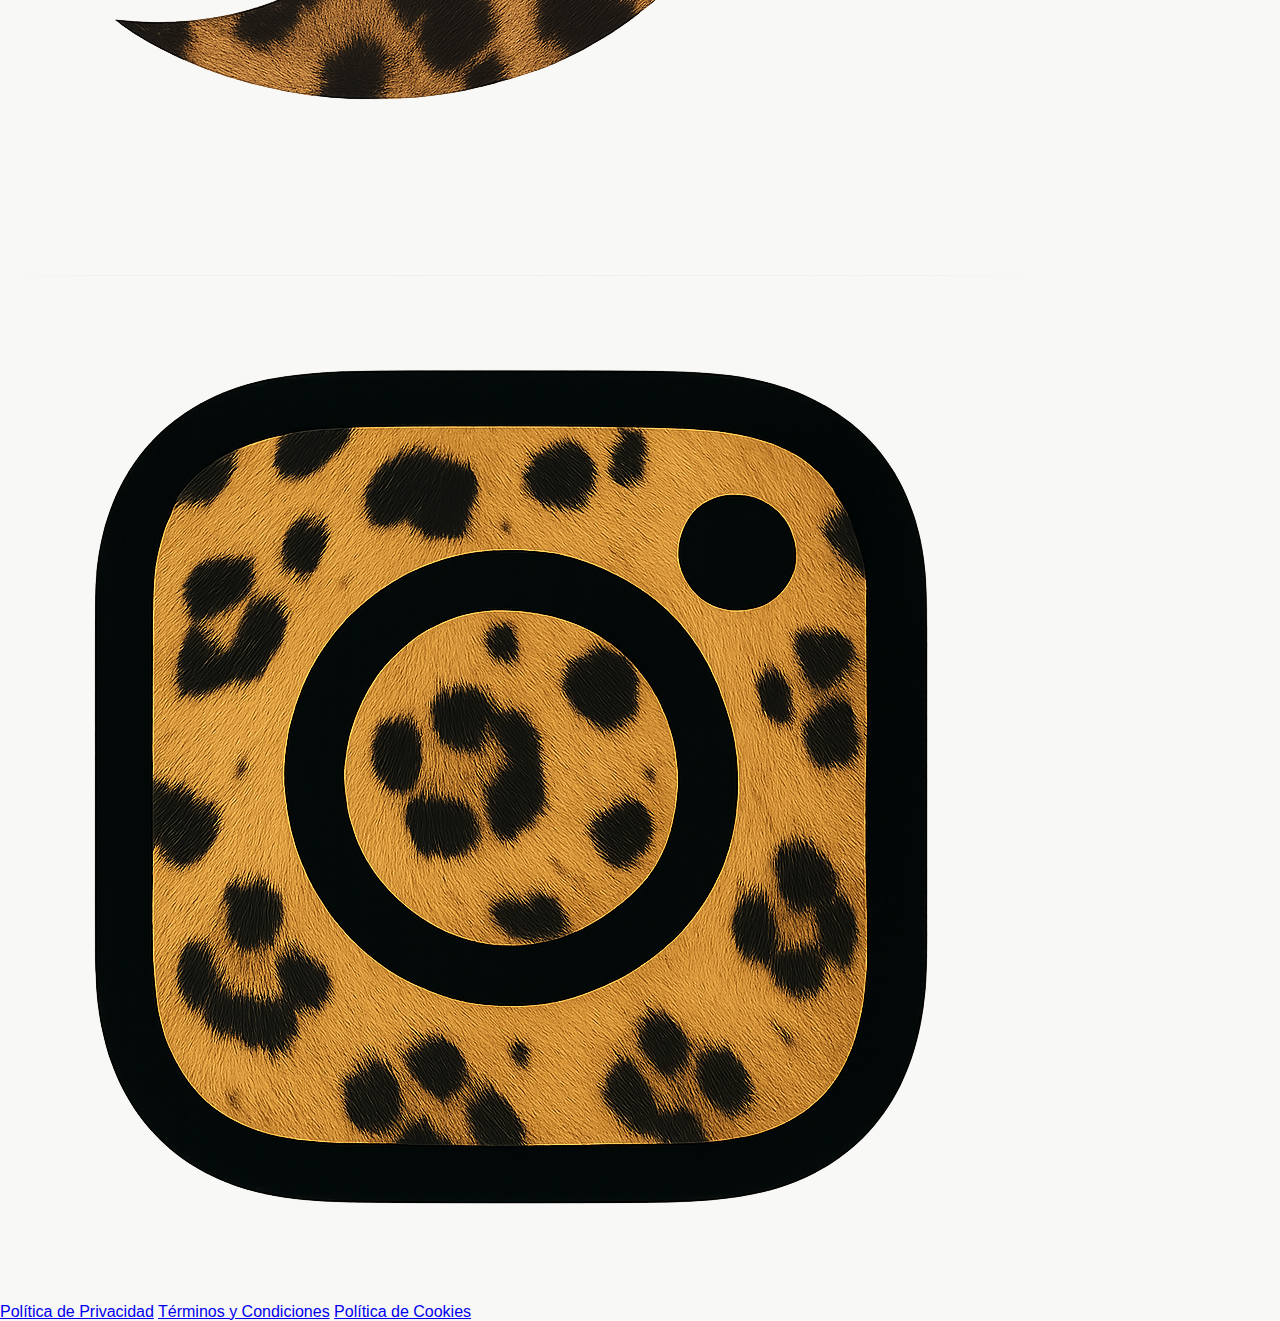
<file: Web/juego-pares.html>
<!DOCTYPE html>
<html lang="es">
<head>
    <meta charset="UTF-8">
    <meta name="viewport" content="width=device-width, initial-scale=1.0">
    <meta http-equiv="X-UA-Compatible" content="ie=edge">
    <link rel="stylesheet" href="style.css">
    <title>Juego de Pares - Spicy Gallery</title>
</head>
<body>
    <header class="header">
        <button class="theme-toggle" id="theme-toggle" onclick="toggleTheme()">🌙</button>
        <img src="Imagenes/cuernosycolanegros.png" alt="Marca" class="header__brand">
        <img src="Imagenes/Logonegro.png" alt="Logo de la marca" class="header__logo">
        <div class="header__language">
            <img src="Imagenes/spainflag.png" alt="Español" class="header__language-flag active" data-lang="es">
            <img src="Imagenes/ukflag.png" alt="English" class="header__language-flag" data-lang="en">
        </div>
        <button class="header__menu-toggle" id="menuToggle">
            <span class="header__menu-icon"></span>
        </button>
        <nav class="header__nav" id="navMenu">
            <a href="index.html" class="header__nav-link">INICIO</a>
            <a href="shop.html" class="header__nav-link">TIENDA</a>
            <a href="aboutus.html" class="header__nav-link">SOBRE NOSOTROS</a>
            <a href="news.html" class="header__nav-link">NOTICIAS Y BLOG</a>
            <a href="joinus.html" class="header__nav-link">ÚNETE A NOSOTROS</a>
            <a href="juego-pares.html" class="header__nav-link active">JUEGO</a>
        </nav>
    </header>
    


    <div class="game-container">
        <h1 class="game-title">
            Juego de Pares - Spicy Gallery
        </h1>
        <div id="pantalla" class="game-board">
            <div id="ganaste" class="game-win-message">
                ¡GANASTE!
            </div>
            <div class="game-stats">
                <p class="stat-item">Encontrados: 
                    <span id="encontrados" class="stat-value">0</span>
                </p>
                <p class="stat-item">Faltantes: 
                    <span id="faltantes" class="stat-value">6</span>
                </p>
                <p class="stat-item">Tiempo: 
                    <span id="temporizador" class="stat-value">0</span>
                </p>
                <p class="stat-item">Intentos: 
                    <span id="intentos" class="stat-value">0</span>
                </p>
            </div>
        </div>
        <button id="restart-btn" class="restart-button">Reiniciar Juego</button>
    </div>

    <footer class="footer">
        <div class="footer__container">
            <div class="footer__left">
                <img src="Imagenes/cuernosycolablancos.png" alt="Logo Spicy Gallery" class="footer__logo">
                <p class="footer__copyright">© 2025 Spicy Gallery. Todos los derechos reservados.</p>
            </div>
            
            <div class="footer__center">
                <h3 class="footer__column-title">Newsletter</h3>
                <div class="footer__newsletter">
                    <h4 class="footer__newsletter-subtitle">Suscríbete a nuestra newsletter</h4>
                    <form class="footer__form">
                        <input type="email" placeholder="Tu email" class="footer__input">
                        <button type="submit" class="footer__button">Suscribirme</button>
                    </form>
                </div>
            </div>
            
            <div class="footer__right">
                <h3 class="footer__column-title">Síguenos</h3>
                <div class="footer__social">
                    <img src="Imagenes/logotiktok.png" alt="TikTok" onclick="window.open('https://www.tiktok.com', '_blank')" class="footer__social-link">
                    <img src="Imagenes/logofacebook.png" alt="Facebook" onclick="window.open('https://www.facebook.com', '_blank')" class="footer__social-link">
                    <img src="Imagenes/logotwitter.png" alt="Twitter" onclick="window.open('https://www.twitter.com', '_blank')" class="footer__social-link">
                    <img src="Imagenes/logoinstagram.png" alt="Instagram" onclick="window.open('https://www.instagram.com')" class="footer__social-link">
                </div>
            </div>
        </div>
        <div class="footer__legal-container">
            <div class="footer__legal">
                <a href="#">Política de Privacidad</a>
                <a href="#">Términos y Condiciones</a>
                <a href="#">Política de Cookies</a>
            </div>
        </div>
    </footer>

    <script src="dom.js"></script>
</body>
</html>
</file>
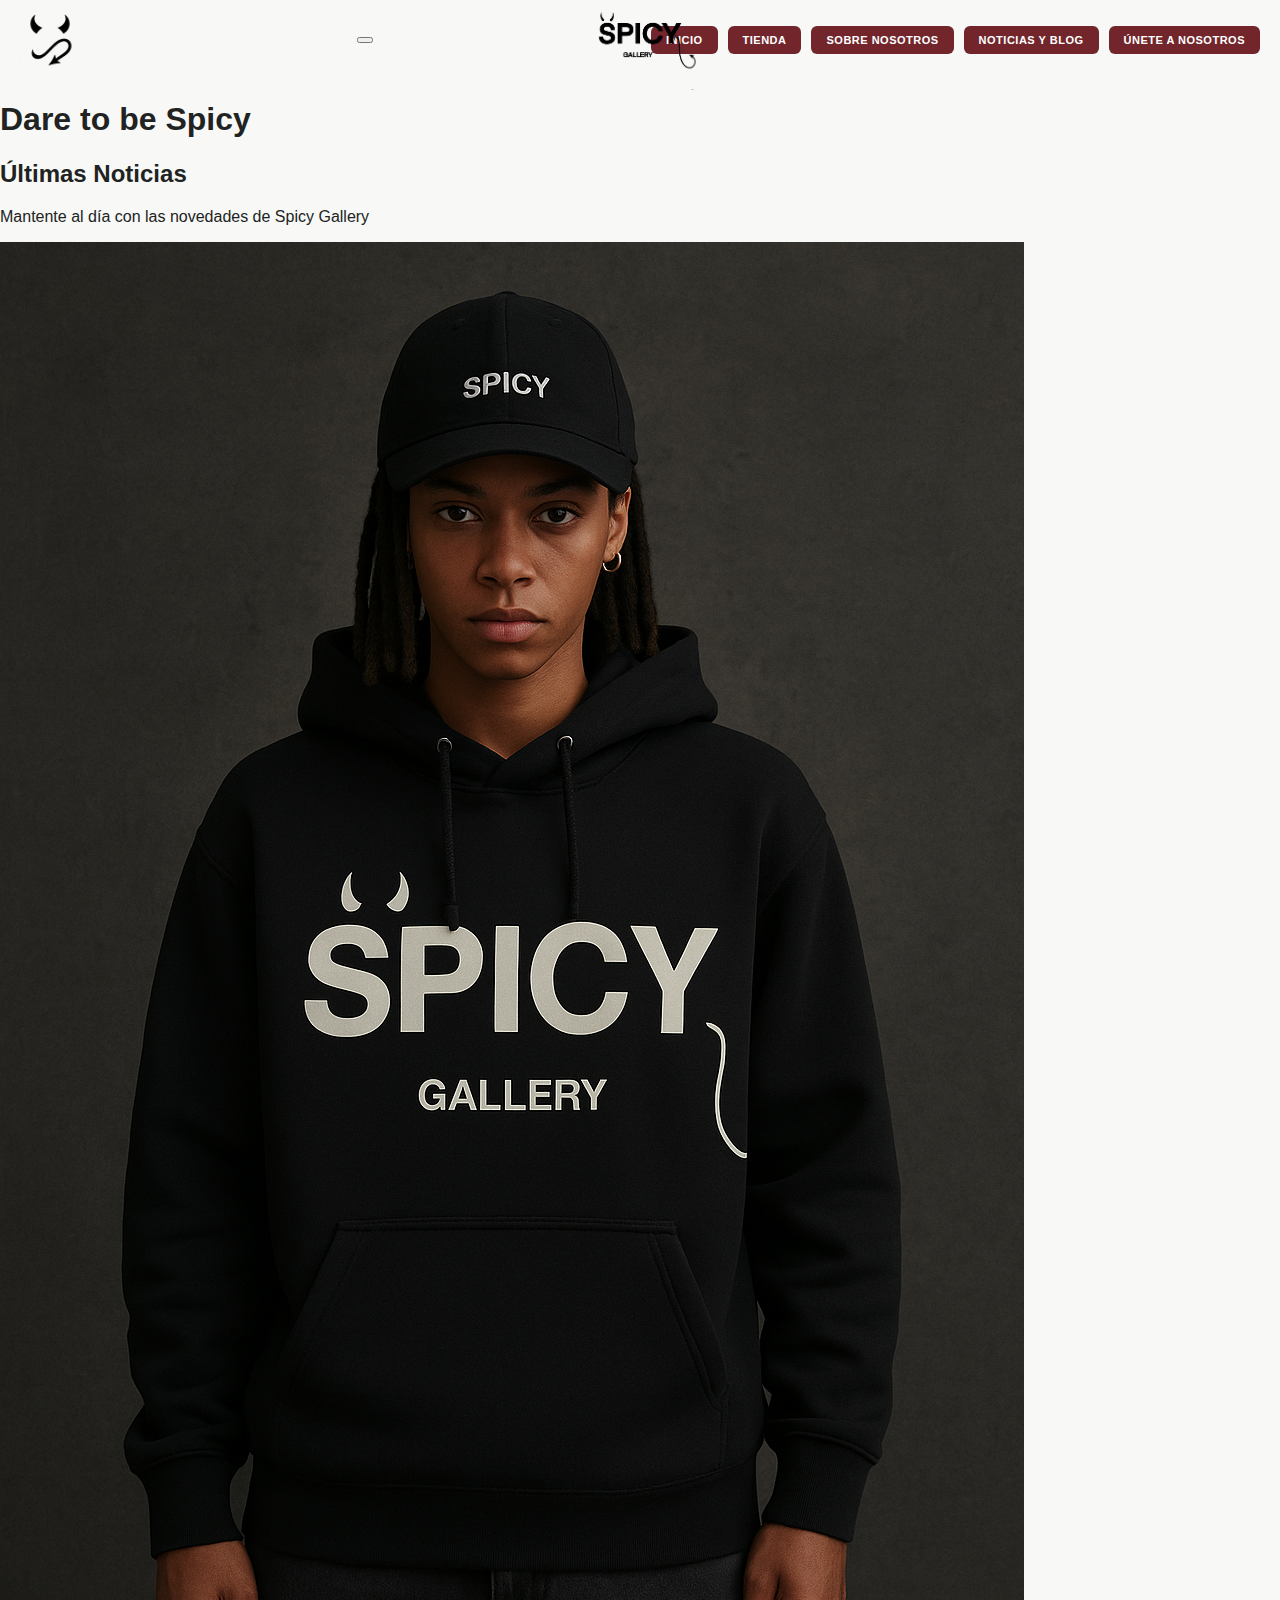
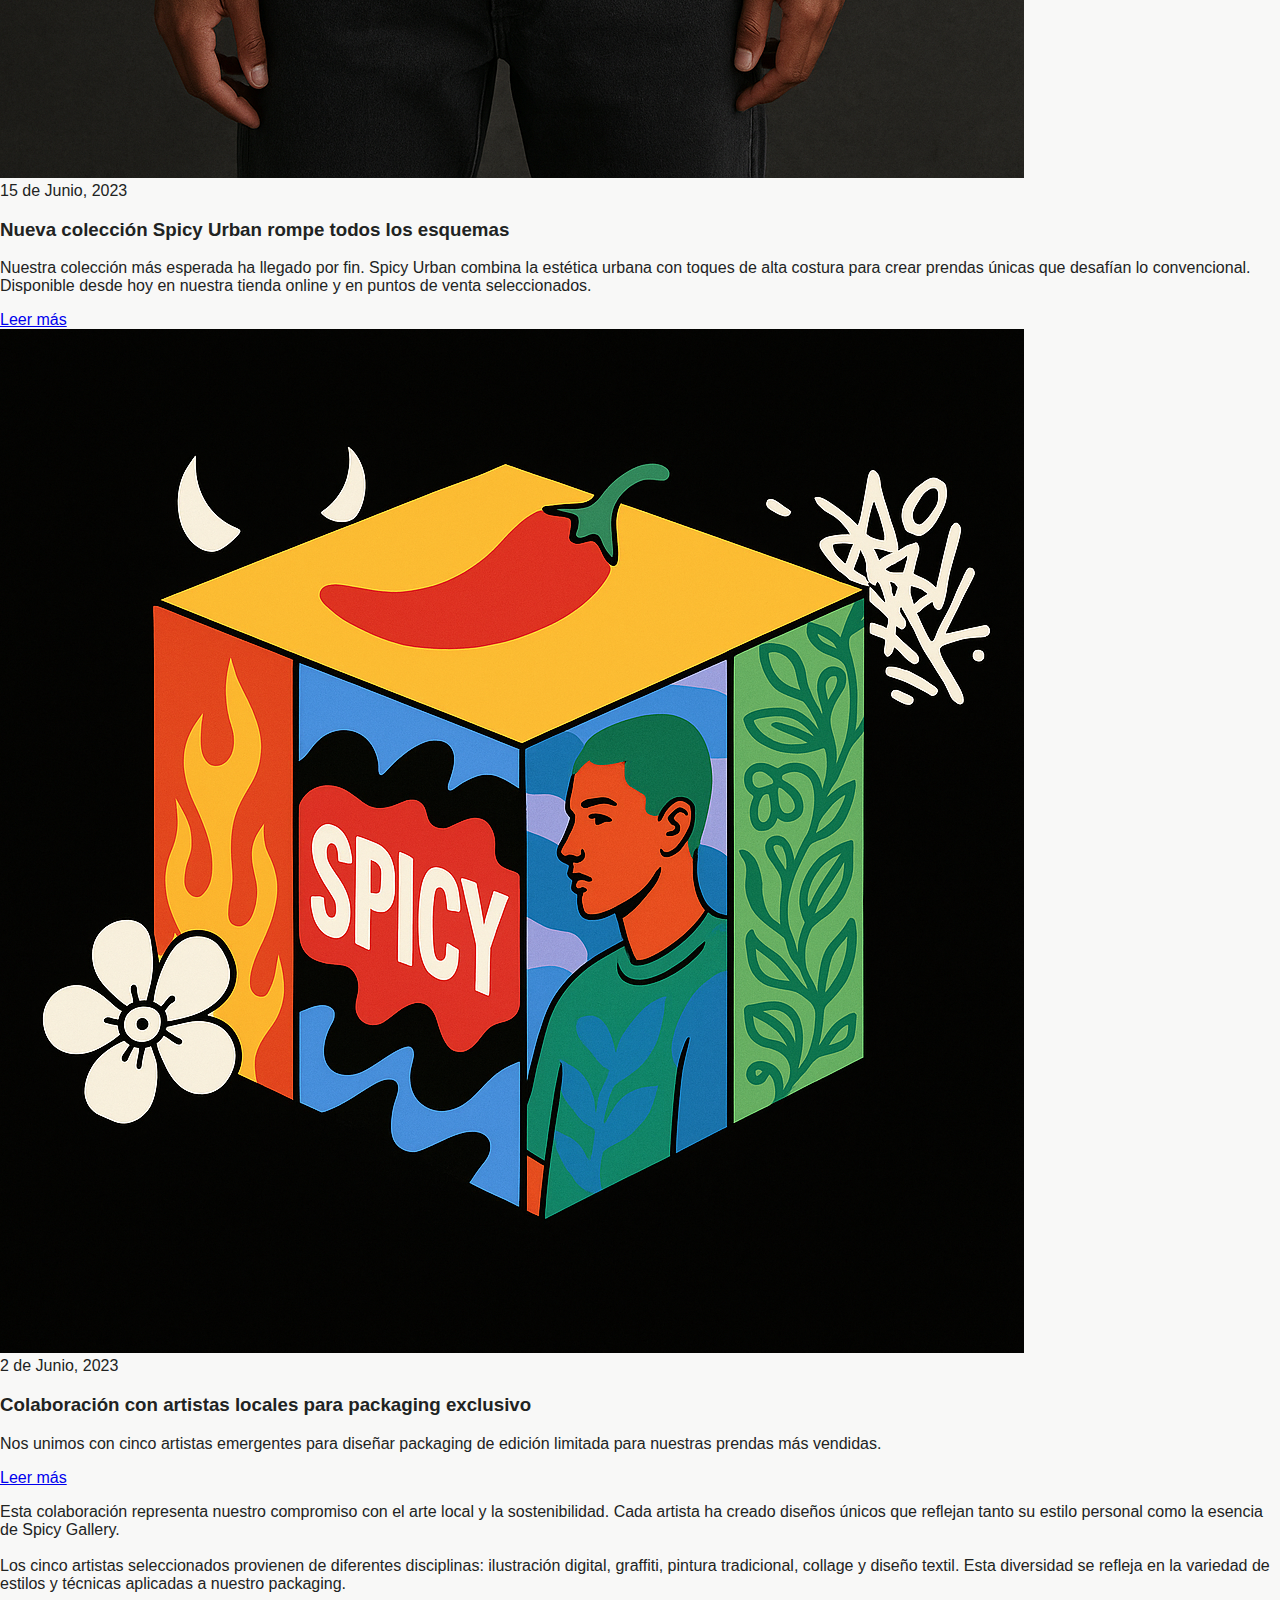
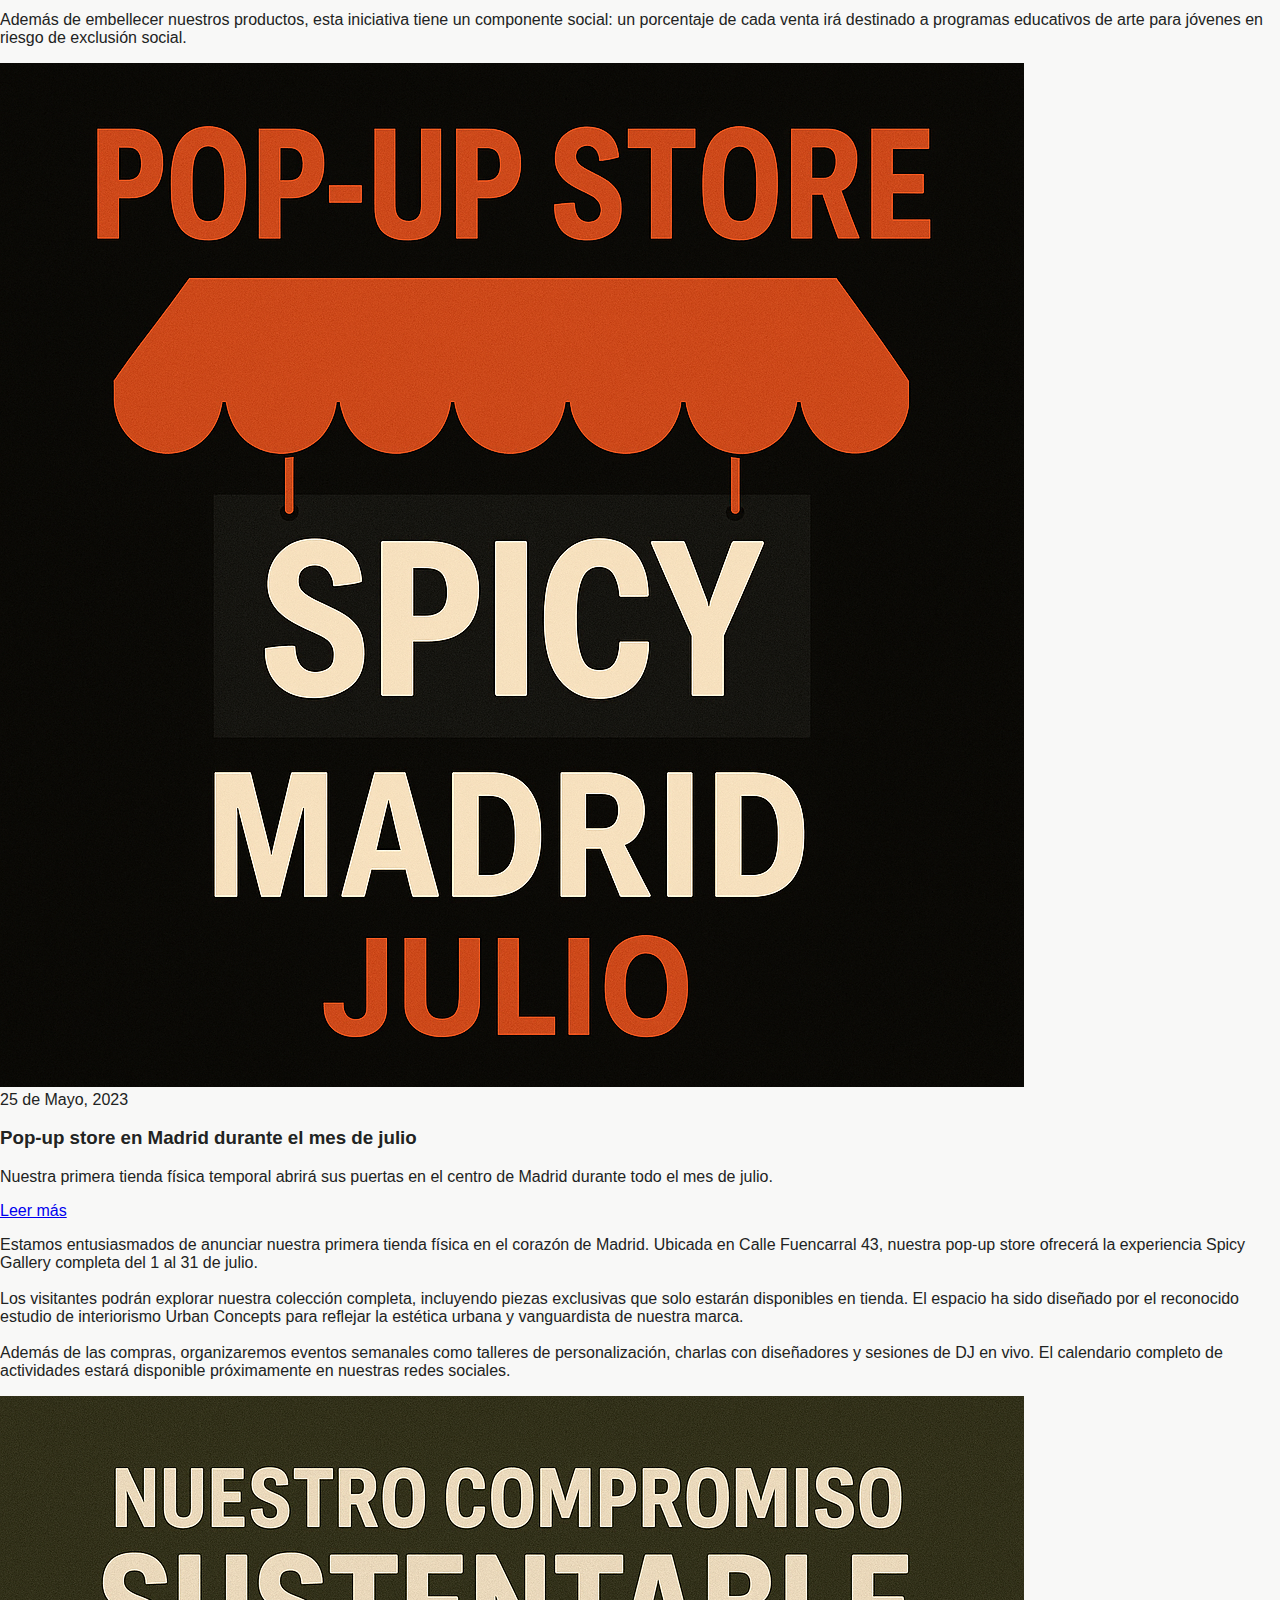
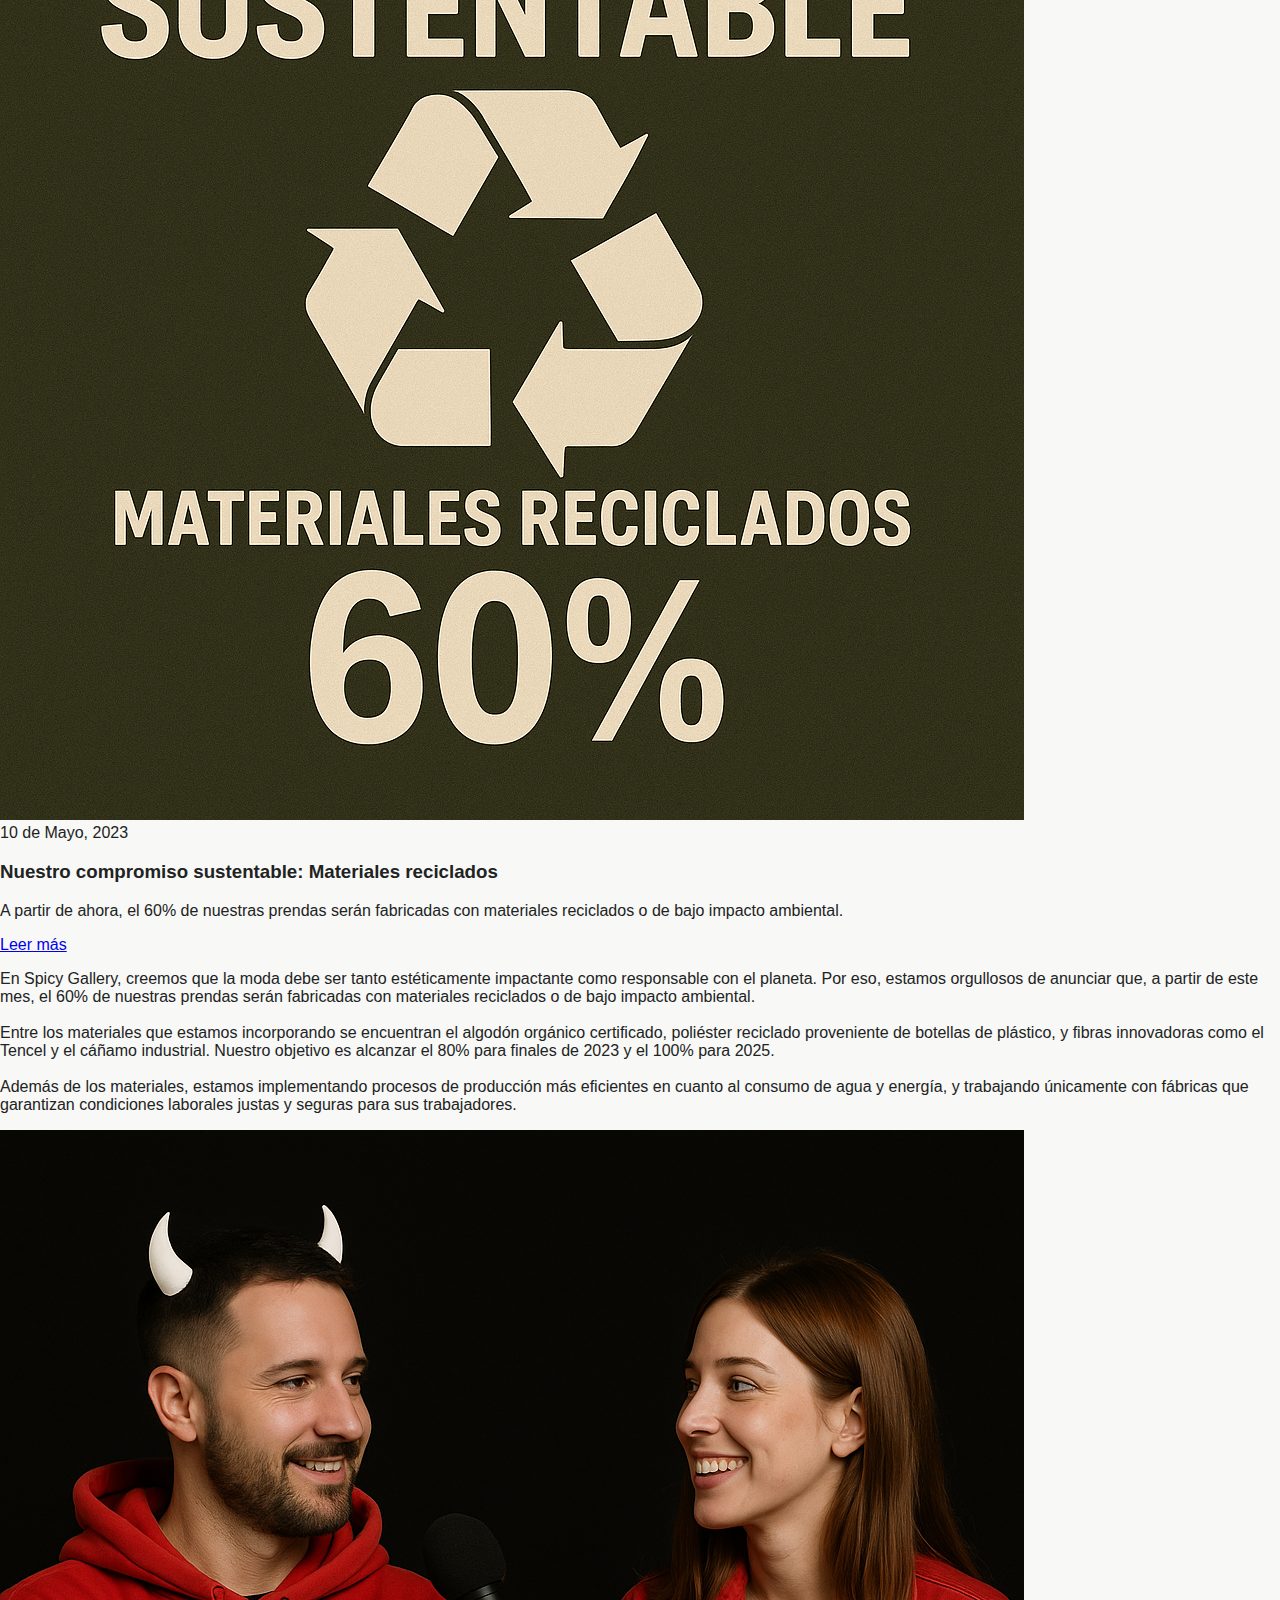
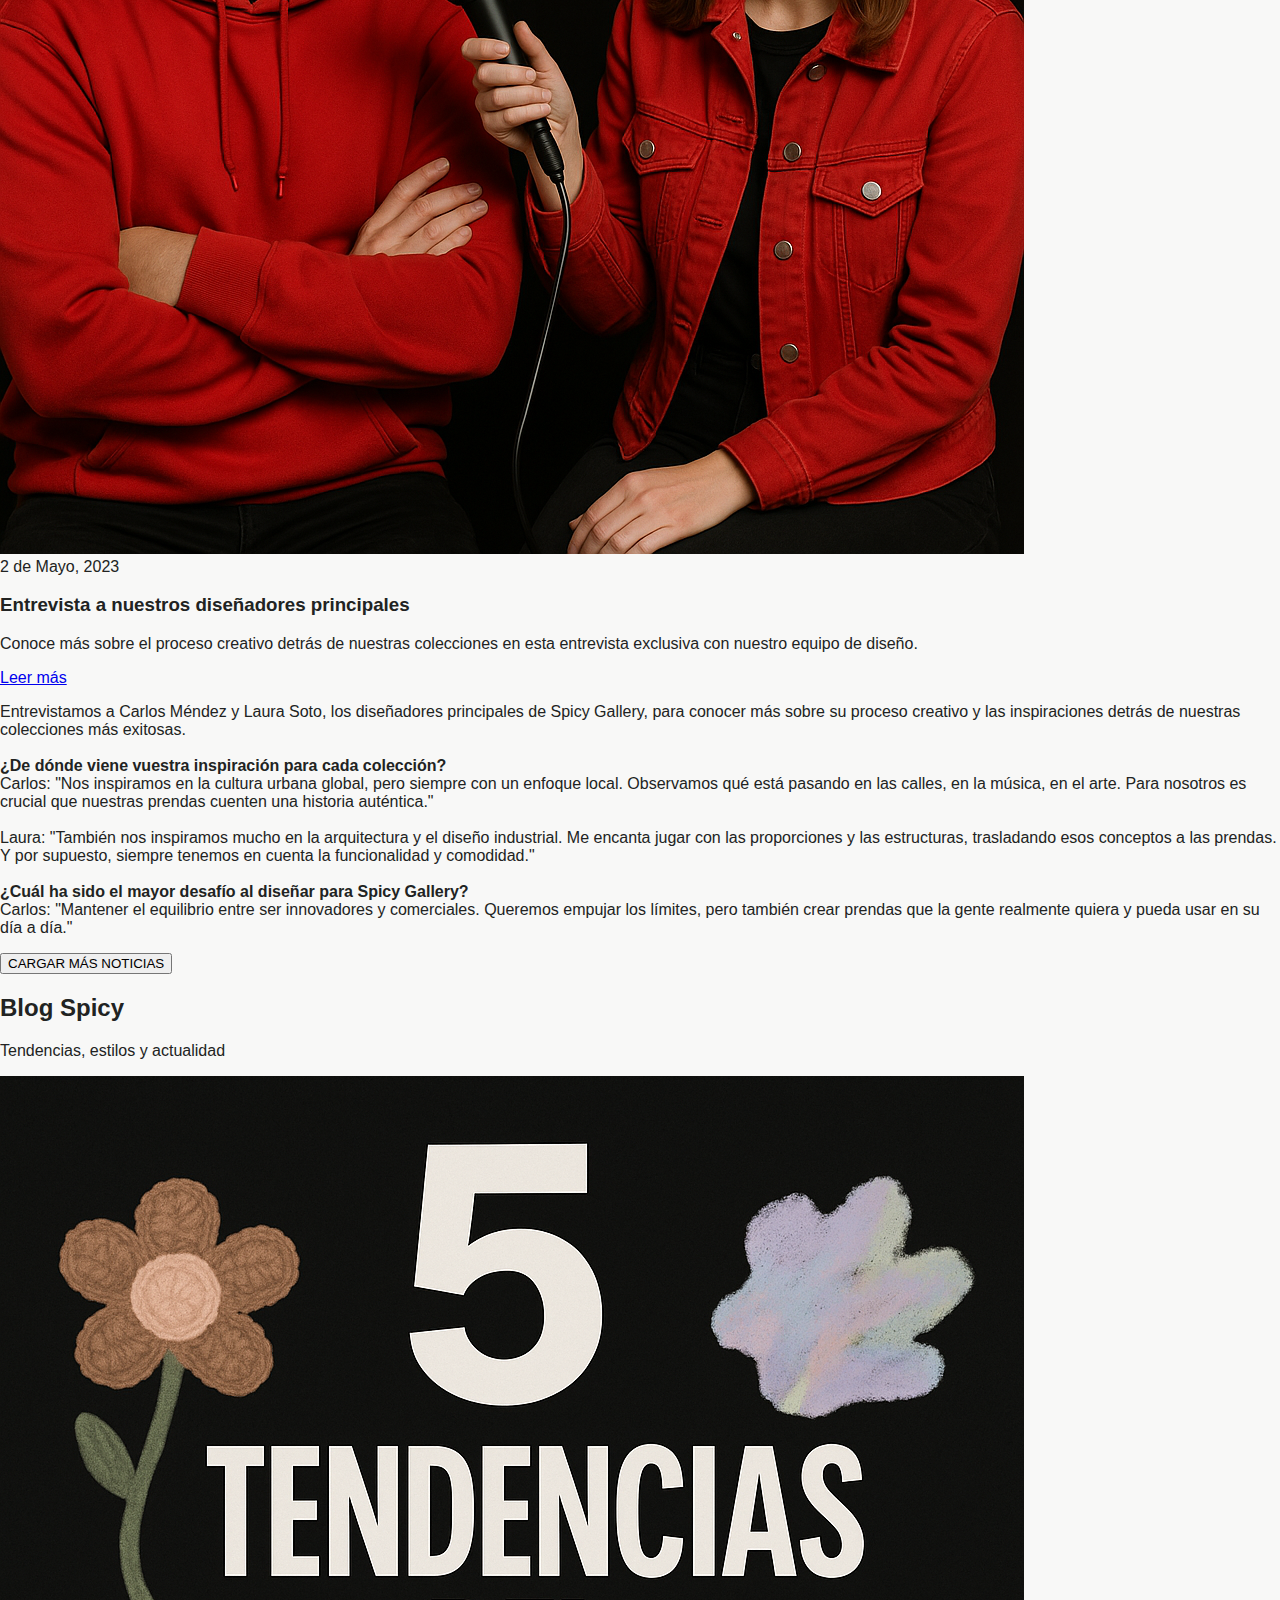
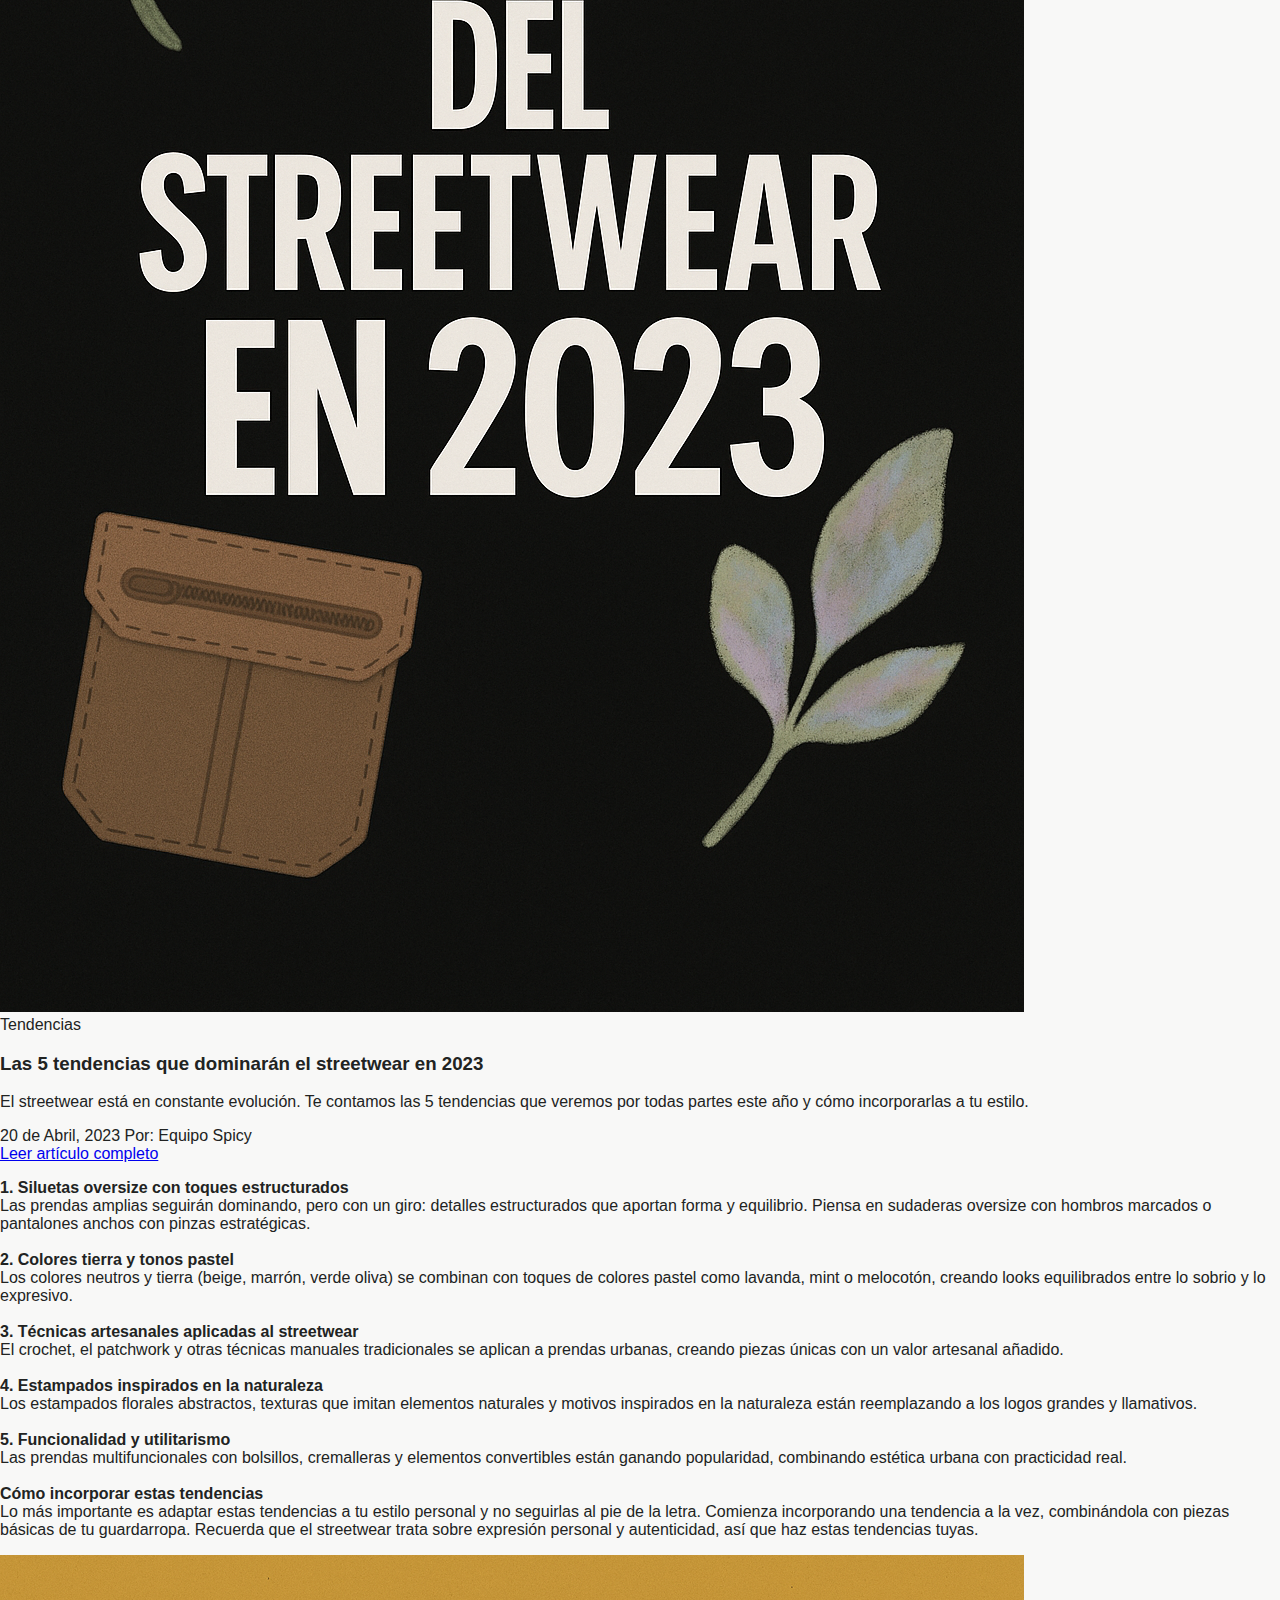
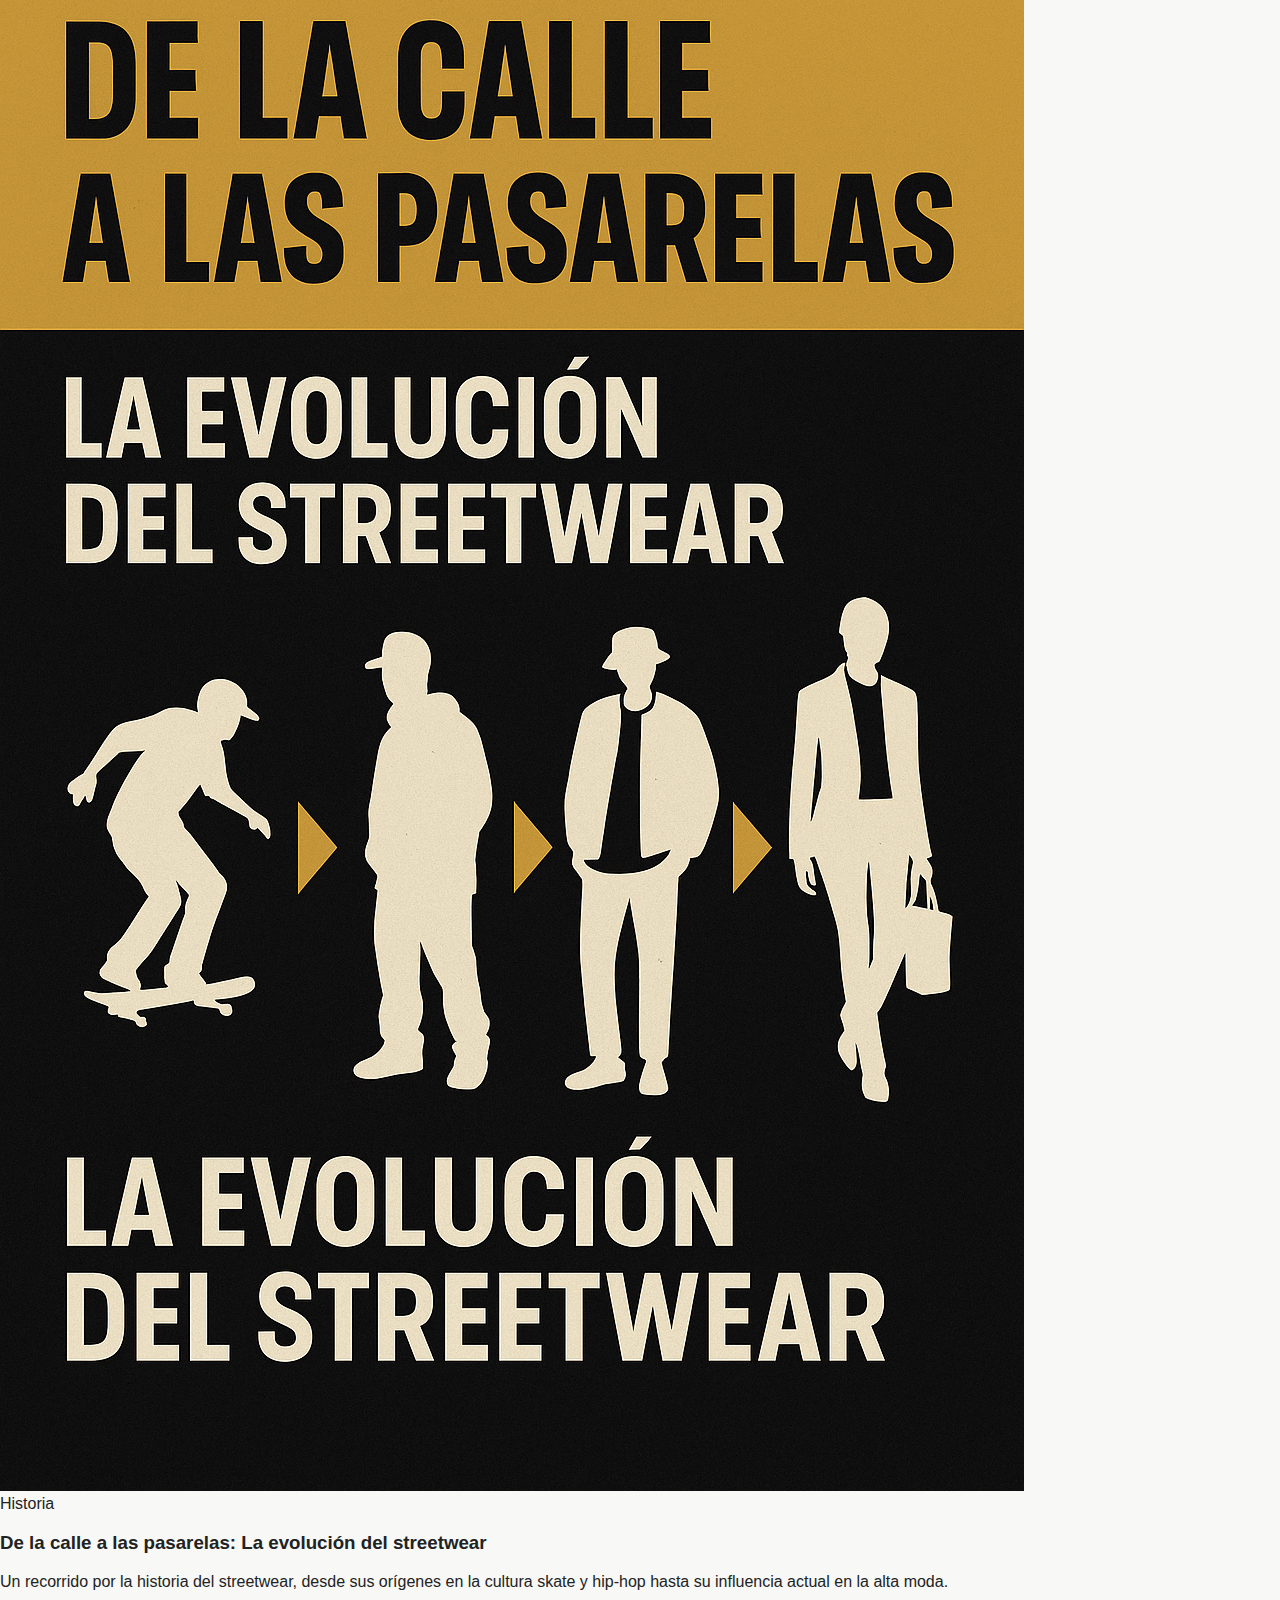
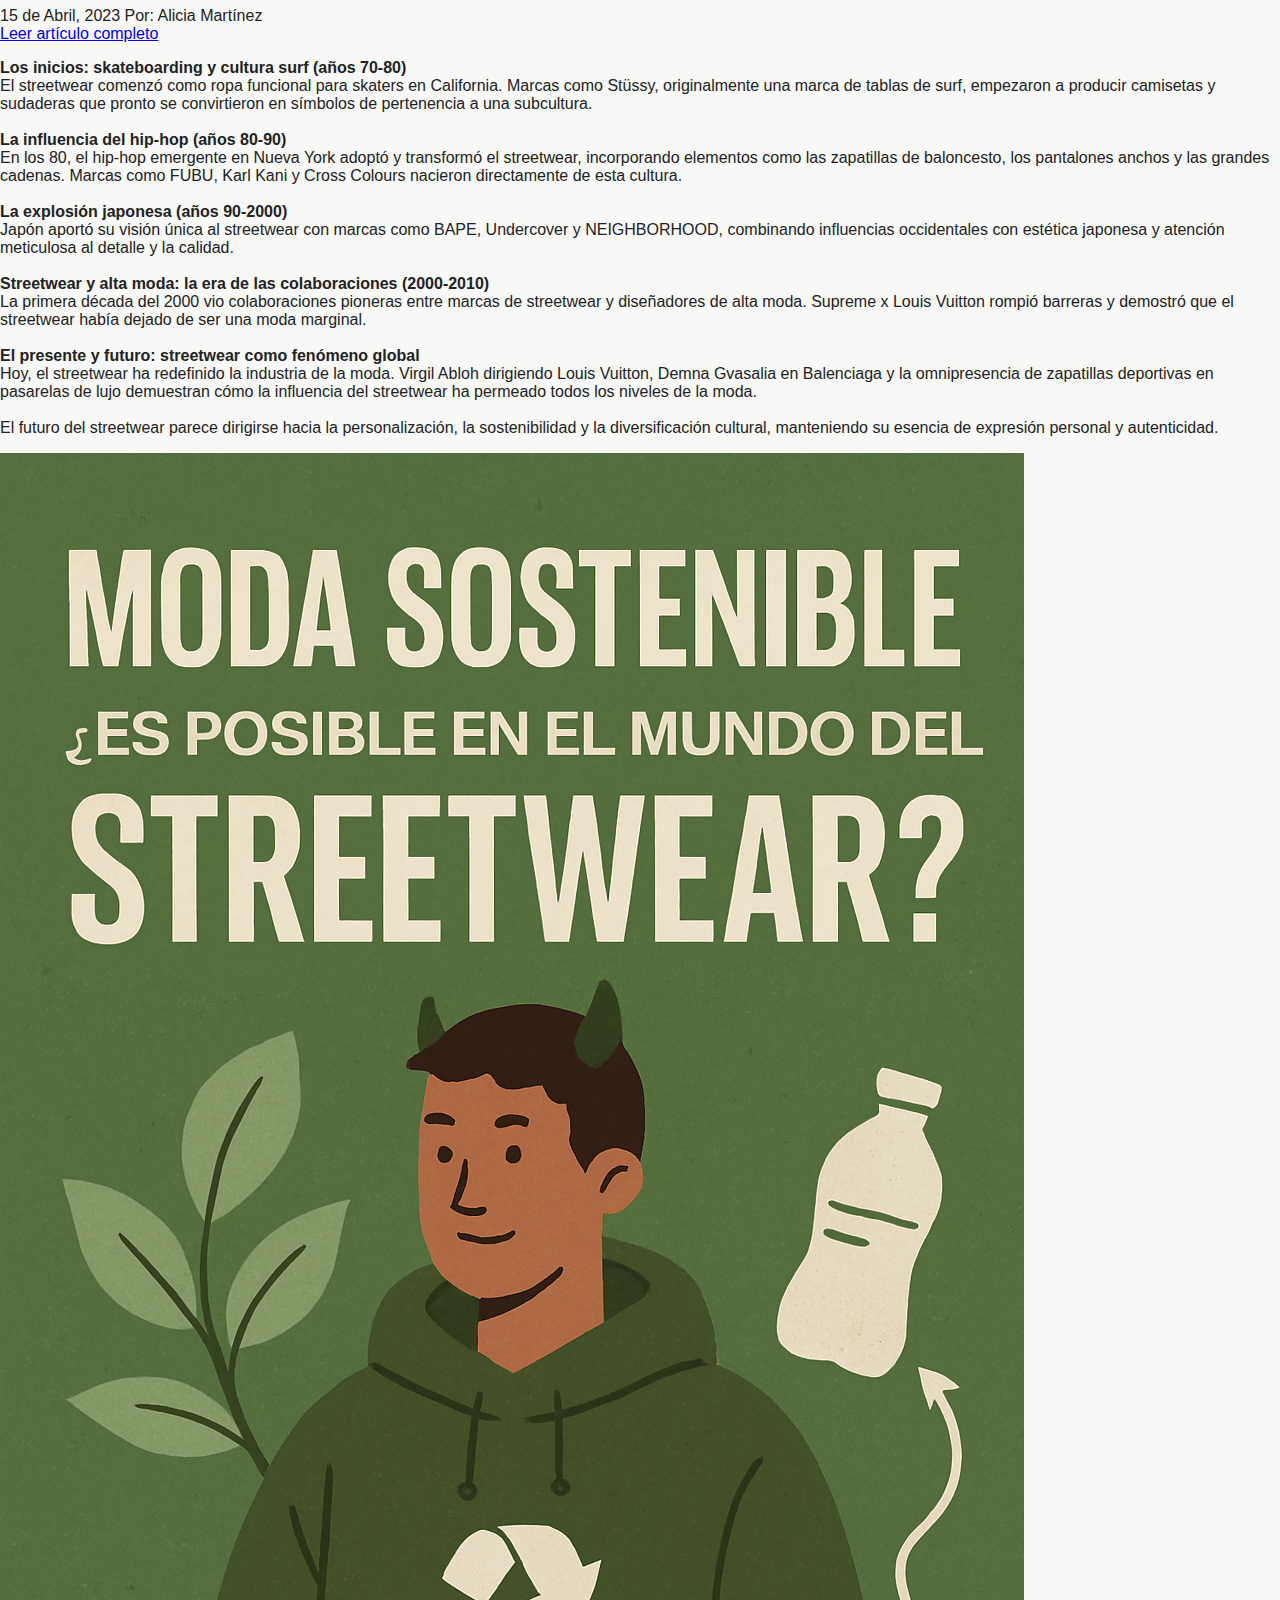
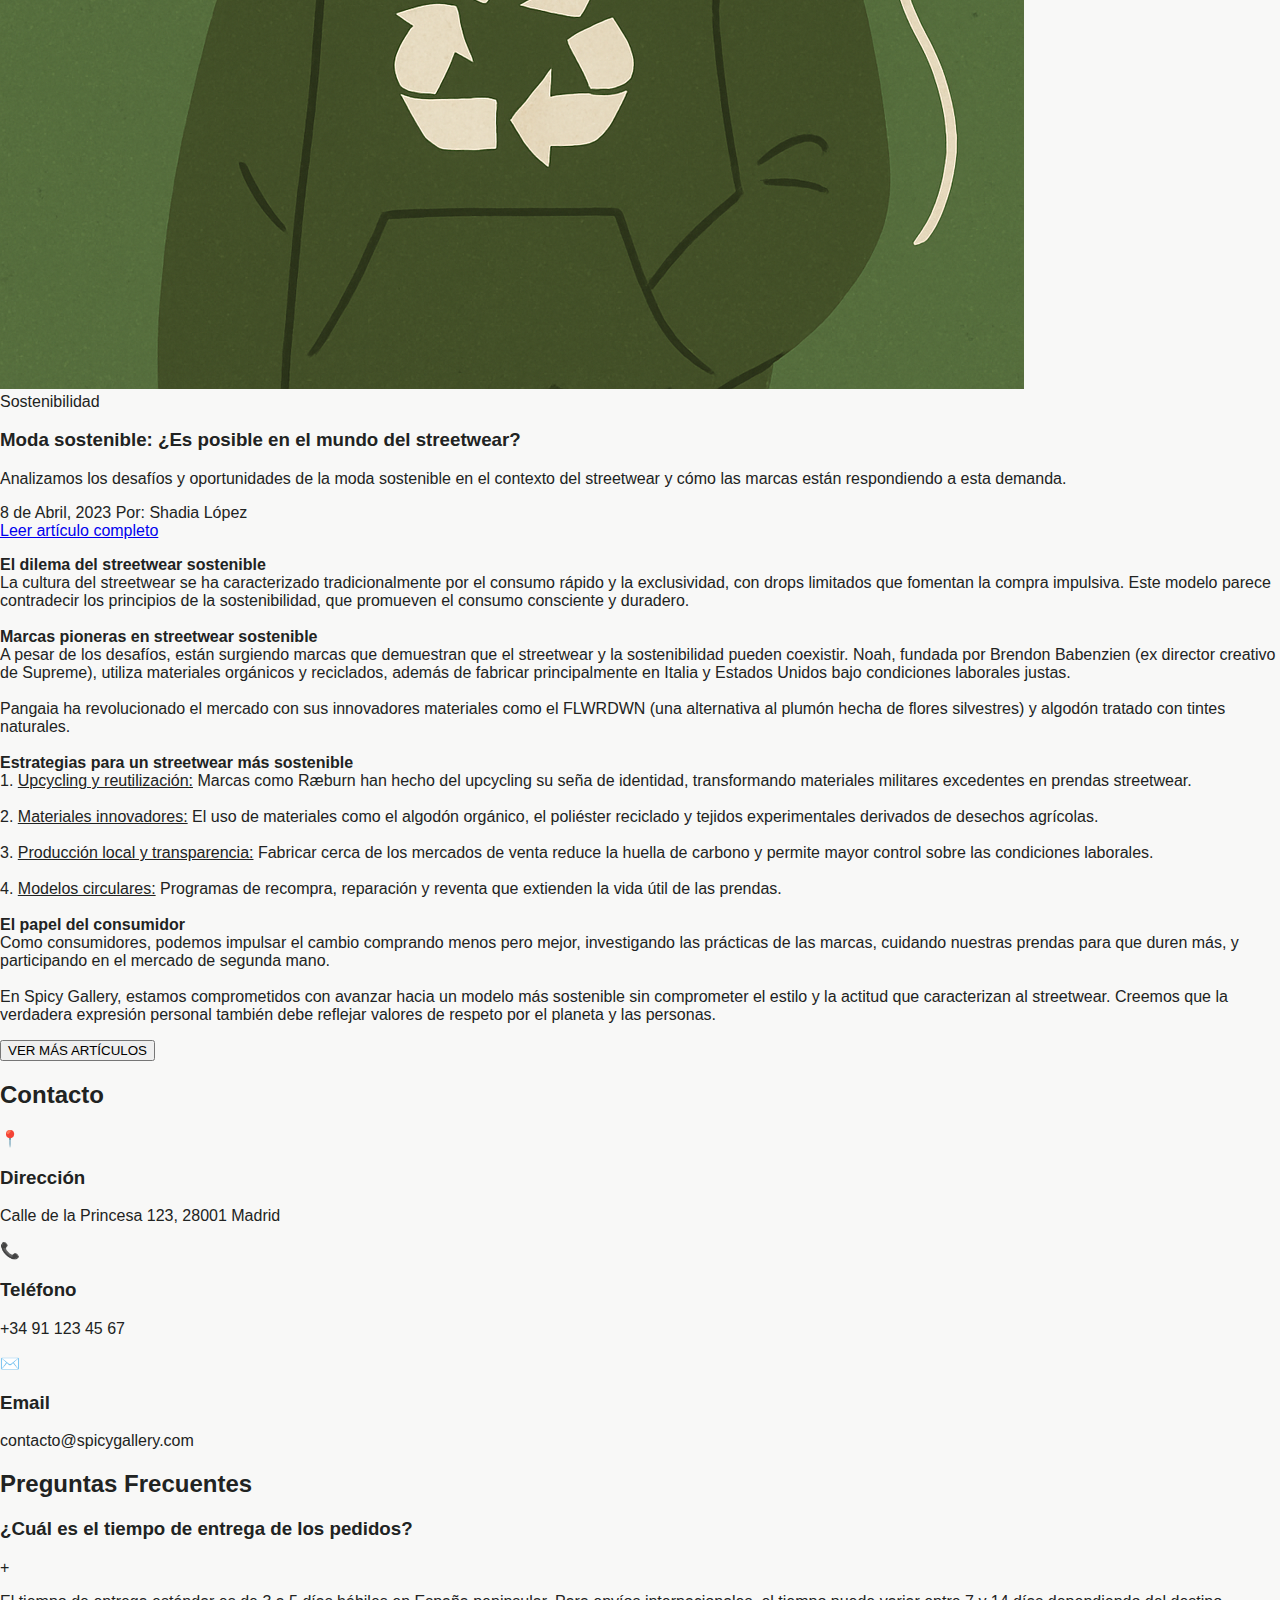
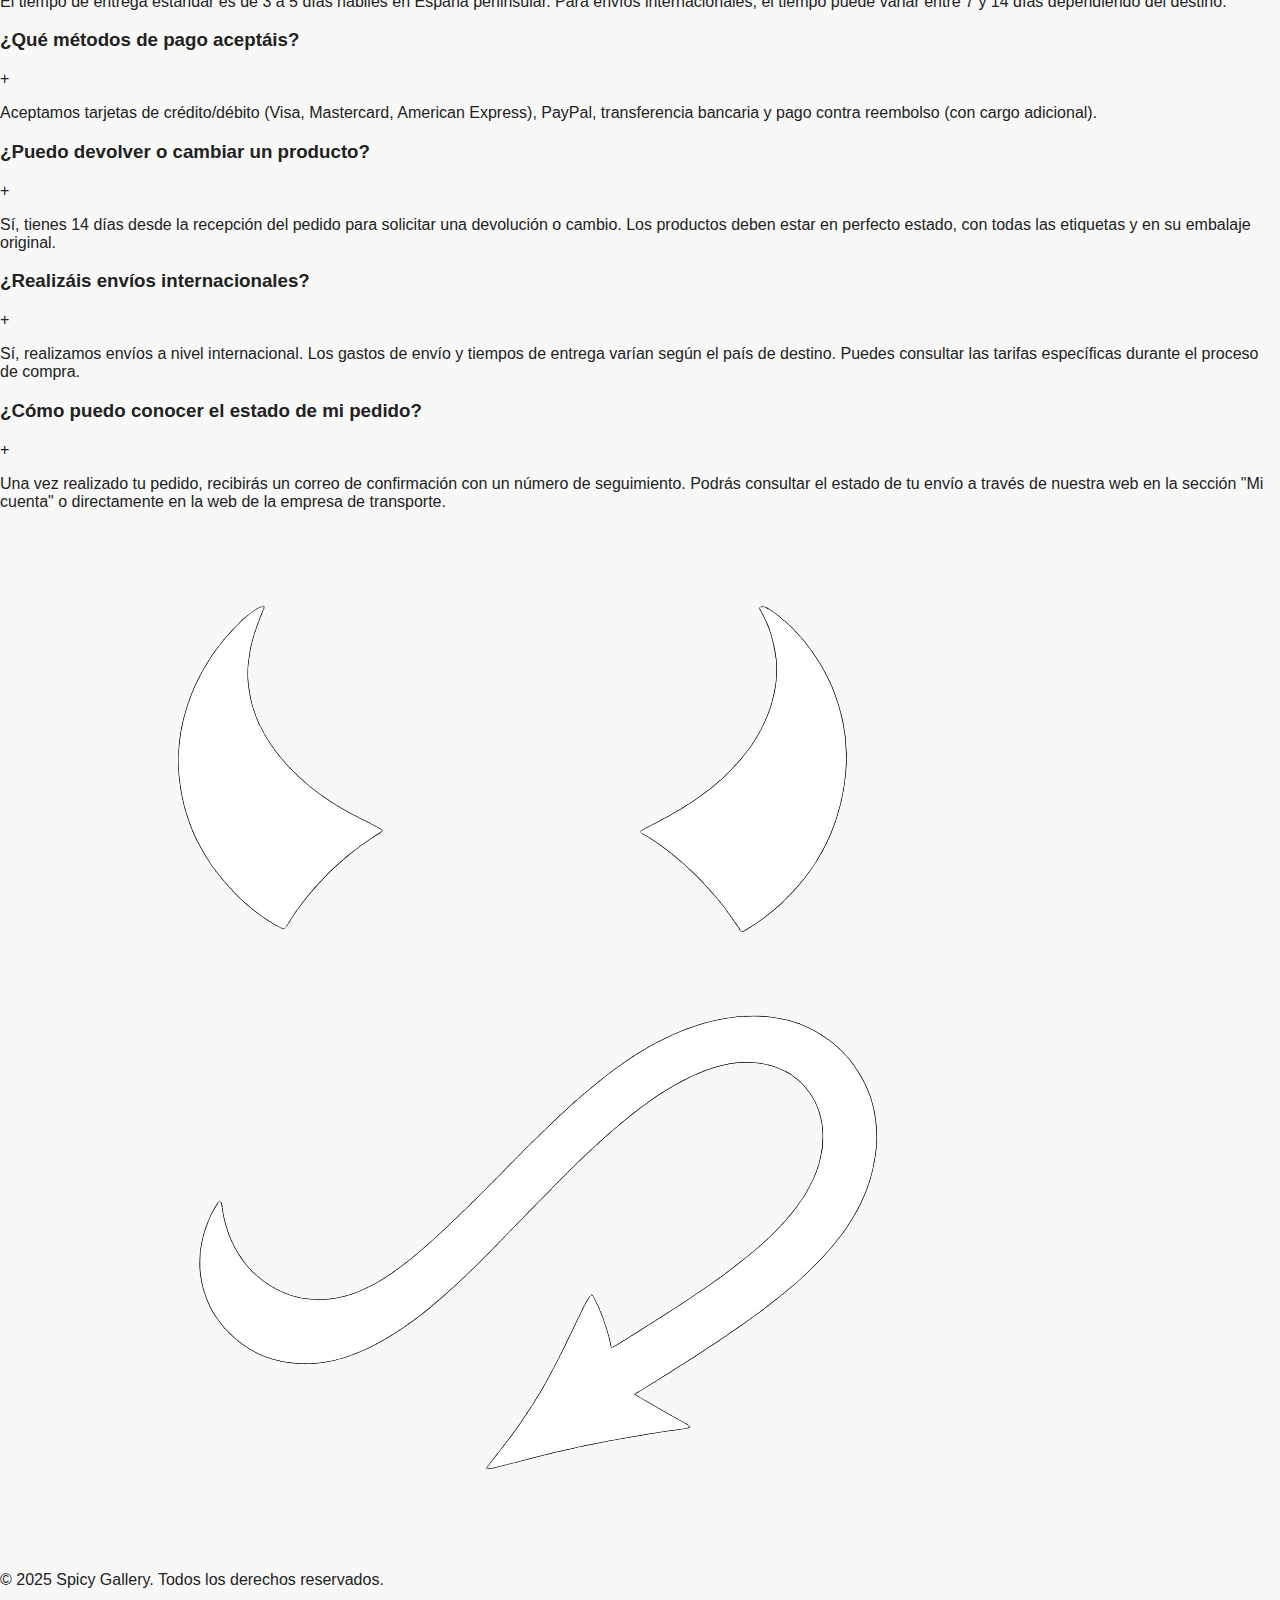
<file: Web/news.html>
<!DOCTYPE html>
<html lang="es">
<head>
    <meta charset="UTF-8">
    <meta name="viewport" content="width=device-width, initial-scale=1.0">
    <title>Noticias y Blog - Spicy Gallery</title>
    <link rel="stylesheet" href="style.css">
</head>
<body>
    <header class="header">
        <img src="Imagenes/cuernosycolanegros.png" alt="Marca" class="header__brand">
        <img src="Imagenes/Logonegro.png" alt="Logo de la marca" class="header__logo">
        <button class="header__menu-toggle" id="menuToggle">
            <span class="header__menu-icon"></span>
        </button>
        <nav class="header__nav" id="navMenu">
            <a href="index.html" class="header__nav-link">INICIO</a>
            <a href="shop.html" class="header__nav-link">TIENDA</a>
            <a href="aboutus.html" class="header__nav-link">SOBRE NOSOTROS</a>
            <a href="news.html" class="header__nav-link">NOTICIAS Y BLOG</a>
            <a href="joinus.html" class="header__nav-link">ÚNETE A NOSOTROS</a>
        </nav>
    </header>

    <section class="postheader">
        <h1 class="postheader__title">Dare to be Spicy</h1>
    </section>
<!-- Sección de Noticias Destacadas -->
<section class="news">
    <div class="news__container">
        <div class="news__header">
            <h2 class="news__title">Últimas Noticias</h2>
            <p class="news__subtitle">Mantente al día con las novedades de Spicy Gallery</p>
        </div>

        <!-- Noticia principal -->
        <div class="news__featured">
            <div class="news__featured-image">
                <img src="Imagenes/Noticia1.png" alt="Nueva colección Spicy Urban" class="news__image-main">
            </div>
            <div class="news__featured-content">
                <span class="news__date">15 de Junio, 2023</span>
                <h3 class="news__article-title">Nueva colección Spicy Urban rompe todos los esquemas</h3>
                <p class="news__excerpt">Nuestra colección más esperada ha llegado por fin. Spicy Urban combina la estética urbana con toques de alta costura para crear prendas únicas que desafían lo convencional. Disponible desde hoy en nuestra tienda online y en puntos de venta seleccionados.</p>
                <a href="#" class="news__readmore">Leer más</a>
            </div>
        </div>

        <!-- Grid de noticias secundarias -->
        <div class="news__grid">
            <!-- Noticia 1 -->
            <article class="news__card">
                <div class="news__card-image">
                    <img src="Imagenes/Noticia2.png" alt="Colaboración con artistas locales" class="news__image">
                </div>
                <div class="news__card-content">
                    <span class="news__date">2 de Junio, 2023</span>
                    <h3 class="news__card-title">Colaboración con artistas locales para packaging exclusivo</h3>
                    <p class="news__card-excerpt">Nos unimos con cinco artistas emergentes para diseñar packaging de edición limitada para nuestras prendas más vendidas.</p>
                    <a href="#" class="news__card-link">Leer más</a>
                    <div class="news__card-full-text hidden">
                        <p>Esta colaboración representa nuestro compromiso con el arte local y la sostenibilidad. Cada artista ha creado diseños únicos que reflejan tanto su estilo personal como la esencia de Spicy Gallery. 
                        <br><br>
                        Los cinco artistas seleccionados provienen de diferentes disciplinas: ilustración digital, graffiti, pintura tradicional, collage y diseño textil. Esta diversidad se refleja en la variedad de estilos y técnicas aplicadas a nuestro packaging.
                        <br><br>
                        Además de embellecer nuestros productos, esta iniciativa tiene un componente social: un porcentaje de cada venta irá destinado a programas educativos de arte para jóvenes en riesgo de exclusión social.</p>
                    </div>
                </div>
            </article>

            <!-- Noticia 2 -->
            <article class="news__card">
                <div class="news__card-image">
                    <img src="Imagenes/Noticia3.png" alt="Pop-up store Madrid" class="news__image">
                </div>
                <div class="news__card-content">
                    <span class="news__date">25 de Mayo, 2023</span>
                    <h3 class="news__card-title">Pop-up store en Madrid durante el mes de julio</h3>
                    <p class="news__card-excerpt">Nuestra primera tienda física temporal abrirá sus puertas en el centro de Madrid durante todo el mes de julio.</p>
                    <a href="#" class="news__card-link">Leer más</a>
                    <div class="news__card-full-text hidden">
                        <p>Estamos entusiasmados de anunciar nuestra primera tienda física en el corazón de Madrid. Ubicada en Calle Fuencarral 43, nuestra pop-up store ofrecerá la experiencia Spicy Gallery completa del 1 al 31 de julio.
                        <br><br>
                        Los visitantes podrán explorar nuestra colección completa, incluyendo piezas exclusivas que solo estarán disponibles en tienda. El espacio ha sido diseñado por el reconocido estudio de interiorismo Urban Concepts para reflejar la estética urbana y vanguardista de nuestra marca.
                        <br><br>
                        Además de las compras, organizaremos eventos semanales como talleres de personalización, charlas con diseñadores y sesiones de DJ en vivo. El calendario completo de actividades estará disponible próximamente en nuestras redes sociales.</p>
                    </div>
                </div>
            </article>

            <!-- Noticia 3 -->
            <article class="news__card">
                <div class="news__card-image">
                    <img src="Imagenes/Noticia4.png" alt="Compromiso sustentable" class="news__image">
                </div>
                <div class="news__card-content">
                    <span class="news__date">10 de Mayo, 2023</span>
                    <h3 class="news__card-title">Nuestro compromiso sustentable: Materiales reciclados</h3>
                    <p class="news__card-excerpt">A partir de ahora, el 60% de nuestras prendas serán fabricadas con materiales reciclados o de bajo impacto ambiental.</p>
                    <a href="#" class="news__card-link">Leer más</a>
                    <div class="news__card-full-text hidden">
                        <p>En Spicy Gallery, creemos que la moda debe ser tanto estéticamente impactante como responsable con el planeta. Por eso, estamos orgullosos de anunciar que, a partir de este mes, el 60% de nuestras prendas serán fabricadas con materiales reciclados o de bajo impacto ambiental.
                        <br><br>
                        Entre los materiales que estamos incorporando se encuentran el algodón orgánico certificado, poliéster reciclado proveniente de botellas de plástico, y fibras innovadoras como el Tencel y el cáñamo industrial. Nuestro objetivo es alcanzar el 80% para finales de 2023 y el 100% para 2025.
                        <br><br>
                        Además de los materiales, estamos implementando procesos de producción más eficientes en cuanto al consumo de agua y energía, y trabajando únicamente con fábricas que garantizan condiciones laborales justas y seguras para sus trabajadores.</p>
                    </div>
                </div>
            </article>

            <!-- Noticia 4 -->
            <article class="news__card">
                <div class="news__card-image">
                    <img src="Imagenes/Noticia5.png" alt="Entrevista a diseñadores" class="news__image">
                </div>
                <div class="news__card-content">
                    <span class="news__date">2 de Mayo, 2023</span>
                    <h3 class="news__card-title">Entrevista a nuestros diseñadores principales</h3>
                    <p class="news__card-excerpt">Conoce más sobre el proceso creativo detrás de nuestras colecciones en esta entrevista exclusiva con nuestro equipo de diseño.</p>
                    <a href="#" class="news__card-link">Leer más</a>
                    <div class="news__card-full-text hidden">
                        <p>Entrevistamos a Carlos Méndez y Laura Soto, los diseñadores principales de Spicy Gallery, para conocer más sobre su proceso creativo y las inspiraciones detrás de nuestras colecciones más exitosas.
                        <br><br>
                        <strong>¿De dónde viene vuestra inspiración para cada colección?</strong><br>
                        Carlos: "Nos inspiramos en la cultura urbana global, pero siempre con un enfoque local. Observamos qué está pasando en las calles, en la música, en el arte. Para nosotros es crucial que nuestras prendas cuenten una historia auténtica."
                        <br><br>
                        Laura: "También nos inspiramos mucho en la arquitectura y el diseño industrial. Me encanta jugar con las proporciones y las estructuras, trasladando esos conceptos a las prendas. Y por supuesto, siempre tenemos en cuenta la funcionalidad y comodidad."
                        <br><br>
                        <strong>¿Cuál ha sido el mayor desafío al diseñar para Spicy Gallery?</strong><br>
                        Carlos: "Mantener el equilibrio entre ser innovadores y comerciales. Queremos empujar los límites, pero también crear prendas que la gente realmente quiera y pueda usar en su día a día."</p>
                    </div>
                </div>
            </article>
        </div>

        <!-- Botón de ver más noticias -->
        <div class="news__more">
            <button class="news__button" id="loadMoreNews">CARGAR MÁS NOTICIAS</button>
        </div>
    </div>
</section>

<!-- Sección de Blog -->
<section class="blog">
    <div class="blog__container">
        <div class="blog__header">
            <h2 class="blog__title">Blog Spicy</h2>
            <p class="blog__subtitle">Tendencias, estilos y actualidad</p>
        </div>

        <div class="blog__content">
            <!-- Artículo 1 -->
            <article class="blog__article">
                <div class="blog__article-image">
                    <img src="Imagenes/Blog1.png" alt="Tendencias 2023" class="blog__img">
                </div>
                <div class="blog__article-content">
                    <span class="blog__tag">Tendencias</span>
                    <h3 class="blog__article-title">Las 5 tendencias que dominarán el streetwear en 2023</h3>
                    <p class="blog__article-excerpt">El streetwear está en constante evolución. Te contamos las 5 tendencias que veremos por todas partes este año y cómo incorporarlas a tu estilo.</p>
                    <div class="blog__meta">
                        <span class="blog__date">20 de Abril, 2023</span>
                        <span class="blog__author">Por: Equipo Spicy</span>
                    </div>
                    <a href="#" class="blog__read-link">Leer artículo completo</a>
                    <div class="blog__article-full-text hidden">
                        <p><strong>1. Siluetas oversize con toques estructurados</strong><br>
                        Las prendas amplias seguirán dominando, pero con un giro: detalles estructurados que aportan forma y equilibrio. Piensa en sudaderas oversize con hombros marcados o pantalones anchos con pinzas estratégicas.
                        <br><br>
                        <strong>2. Colores tierra y tonos pastel</strong><br>
                        Los colores neutros y tierra (beige, marrón, verde oliva) se combinan con toques de colores pastel como lavanda, mint o melocotón, creando looks equilibrados entre lo sobrio y lo expresivo.
                        <br><br>
                        <strong>3. Técnicas artesanales aplicadas al streetwear</strong><br>
                        El crochet, el patchwork y otras técnicas manuales tradicionales se aplican a prendas urbanas, creando piezas únicas con un valor artesanal añadido.
                        <br><br>
                        <strong>4. Estampados inspirados en la naturaleza</strong><br>
                        Los estampados florales abstractos, texturas que imitan elementos naturales y motivos inspirados en la naturaleza están reemplazando a los logos grandes y llamativos.
                        <br><br>
                        <strong>5. Funcionalidad y utilitarismo</strong><br>
                        Las prendas multifuncionales con bolsillos, cremalleras y elementos convertibles están ganando popularidad, combinando estética urbana con practicidad real.
                        <br><br>
                        <strong>Cómo incorporar estas tendencias</strong><br>
                        Lo más importante es adaptar estas tendencias a tu estilo personal y no seguirlas al pie de la letra. Comienza incorporando una tendencia a la vez, combinándola con piezas básicas de tu guardarropa. Recuerda que el streetwear trata sobre expresión personal y autenticidad, así que haz estas tendencias tuyas.</p>
                    </div>
                </div>
            </article>

            <!-- Artículo 2 -->
            <article class="blog__article">
                <div class="blog__article-image">
                    <img src="Imagenes/Blog2.png" alt="Historia del streetwear" class="blog__img">
                </div>
                <div class="blog__article-content">
                    <span class="blog__tag">Historia</span>
                    <h3 class="blog__article-title">De la calle a las pasarelas: La evolución del streetwear</h3>
                    <p class="blog__article-excerpt">Un recorrido por la historia del streetwear, desde sus orígenes en la cultura skate y hip-hop hasta su influencia actual en la alta moda.</p>
                    <div class="blog__meta">
                        <span class="blog__date">15 de Abril, 2023</span>
                        <span class="blog__author">Por: Alicia Martínez</span>
                    </div>
                    <a href="#" class="blog__read-link">Leer artículo completo</a>
                    <div class="blog__article-full-text hidden">
                        <p><strong>Los inicios: skateboarding y cultura surf (años 70-80)</strong><br>
                        El streetwear comenzó como ropa funcional para skaters en California. Marcas como Stüssy, originalmente una marca de tablas de surf, empezaron a producir camisetas y sudaderas que pronto se convirtieron en símbolos de pertenencia a una subcultura.
                        <br><br>
                        <strong>La influencia del hip-hop (años 80-90)</strong><br>
                        En los 80, el hip-hop emergente en Nueva York adoptó y transformó el streetwear, incorporando elementos como las zapatillas de baloncesto, los pantalones anchos y las grandes cadenas. Marcas como FUBU, Karl Kani y Cross Colours nacieron directamente de esta cultura.
                        <br><br>
                        <strong>La explosión japonesa (años 90-2000)</strong><br>
                        Japón aportó su visión única al streetwear con marcas como BAPE, Undercover y NEIGHBORHOOD, combinando influencias occidentales con estética japonesa y atención meticulosa al detalle y la calidad.
                        <br><br>
                        <strong>Streetwear y alta moda: la era de las colaboraciones (2000-2010)</strong><br>
                        La primera década del 2000 vio colaboraciones pioneras entre marcas de streetwear y diseñadores de alta moda. Supreme x Louis Vuitton rompió barreras y demostró que el streetwear había dejado de ser una moda marginal.
                        <br><br>
                        <strong>El presente y futuro: streetwear como fenómeno global</strong><br>
                        Hoy, el streetwear ha redefinido la industria de la moda. Virgil Abloh dirigiendo Louis Vuitton, Demna Gvasalia en Balenciaga y la omnipresencia de zapatillas deportivas en pasarelas de lujo demuestran cómo la influencia del streetwear ha permeado todos los niveles de la moda.
                        <br><br>
                        El futuro del streetwear parece dirigirse hacia la personalización, la sostenibilidad y la diversificación cultural, manteniendo su esencia de expresión personal y autenticidad.</p>
                    </div>
                </div>
            </article>

            <!-- Artículo 3 -->
            <article class="blog__article">
                <div class="blog__article-image">
                    <img src="Imagenes/Blog3.png" alt="Sostenibilidad" class="blog__img">
                </div>
                <div class="blog__article-content">
                    <span class="blog__tag">Sostenibilidad</span>
                    <h3 class="blog__article-title">Moda sostenible: ¿Es posible en el mundo del streetwear?</h3>
                    <p class="blog__article-excerpt">Analizamos los desafíos y oportunidades de la moda sostenible en el contexto del streetwear y cómo las marcas están respondiendo a esta demanda.</p>
                    <div class="blog__meta">
                        <span class="blog__date">8 de Abril, 2023</span>
                        <span class="blog__author">Por: Shadia López</span>
                    </div>
                    <a href="#" class="blog__read-link">Leer artículo completo</a>
                    <div class="blog__article-full-text hidden">
                        <p><strong>El dilema del streetwear sostenible</strong><br>
                        La cultura del streetwear se ha caracterizado tradicionalmente por el consumo rápido y la exclusividad, con drops limitados que fomentan la compra impulsiva. Este modelo parece contradecir los principios de la sostenibilidad, que promueven el consumo consciente y duradero.
                        <br><br>
                        <strong>Marcas pioneras en streetwear sostenible</strong><br>
                        A pesar de los desafíos, están surgiendo marcas que demuestran que el streetwear y la sostenibilidad pueden coexistir. Noah, fundada por Brendon Babenzien (ex director creativo de Supreme), utiliza materiales orgánicos y reciclados, además de fabricar principalmente en Italia y Estados Unidos bajo condiciones laborales justas.
                        <br><br>
                        Pangaia ha revolucionado el mercado con sus innovadores materiales como el FLWRDWN (una alternativa al plumón hecha de flores silvestres) y algodón tratado con tintes naturales.
                        <br><br>
                        <strong>Estrategias para un streetwear más sostenible</strong><br>
                        1. <u>Upcycling y reutilización:</u> Marcas como Ræburn han hecho del upcycling su seña de identidad, transformando materiales militares excedentes en prendas streetwear.
                        <br><br>
                        2. <u>Materiales innovadores:</u> El uso de materiales como el algodón orgánico, el poliéster reciclado y tejidos experimentales derivados de desechos agrícolas.
                        <br><br>
                        3. <u>Producción local y transparencia:</u> Fabricar cerca de los mercados de venta reduce la huella de carbono y permite mayor control sobre las condiciones laborales.
                        <br><br>
                        4. <u>Modelos circulares:</u> Programas de recompra, reparación y reventa que extienden la vida útil de las prendas.
                        <br><br>
                        <strong>El papel del consumidor</strong><br>
                        Como consumidores, podemos impulsar el cambio comprando menos pero mejor, investigando las prácticas de las marcas, cuidando nuestras prendas para que duren más, y participando en el mercado de segunda mano.
                        <br><br>
                        En Spicy Gallery, estamos comprometidos con avanzar hacia un modelo más sostenible sin comprometer el estilo y la actitud que caracterizan al streetwear. Creemos que la verdadera expresión personal también debe reflejar valores de respeto por el planeta y las personas.</p>
                    </div>
                </div>
            </article>
        </div>

        <!-- Botón de ver más artículos -->
        <div class="blog__more">
            <button class="blog__button" id="loadMorePosts">VER MÁS ARTÍCULOS</button>
        </div>
    </div>
</section>
    
<section class="contact">
    <div class="contact__container">
        <div class="contact__header">
            <h2 class="contact__title">Contacto</h2>
        </div>
        <div class="contact__content">
            <div class="contact__card">
                <div class="contact__icon">📍</div>
                <h3 class="contact__subtitle">Dirección</h3>
                <p class="contact__text">Calle de la Princesa 123, 28001 Madrid</p>
            </div>
            <div class="contact__card">
                <div class="contact__icon">📞</div>
                <h3 class="contact__subtitle">Teléfono</h3>
                <p class="contact__text">+34 91 123 45 67</p>
            </div>
            <div class="contact__card">
                <div class="contact__icon">✉️</div>
                <h3 class="contact__subtitle">Email</h3>
                <p class="contact__text">contacto@spicygallery.com</p>
            </div>
        </div>
    </div>
</section>
<section class="faq">
    <div class="faq__container">
        <div class="faq__header">
            <h2 class="faq__title">Preguntas Frecuentes</h2>
        </div>
        <div class="faq__content">
            <div class="faq__item">
                <div class="faq__question">
                    <h3>¿Cuál es el tiempo de entrega de los pedidos?</h3>
                    <span class="faq__icon">+</span>
                </div>
                <div class="faq__answer">
                    <p>El tiempo de entrega estándar es de 3 a 5 días hábiles en España peninsular. Para envíos internacionales, el tiempo puede variar entre 7 y 14 días dependiendo del destino.</p>
                </div>
            </div>
            
            <div class="faq__item">
                <div class="faq__question">
                    <h3>¿Qué métodos de pago aceptáis?</h3>
                    <span class="faq__icon">+</span>
                </div>
                <div class="faq__answer">
                    <p>Aceptamos tarjetas de crédito/débito (Visa, Mastercard, American Express), PayPal, transferencia bancaria y pago contra reembolso (con cargo adicional).</p>
                </div>
            </div>
            
            <div class="faq__item">
                <div class="faq__question">
                    <h3>¿Puedo devolver o cambiar un producto?</h3>
                    <span class="faq__icon">+</span>
                </div>
                <div class="faq__answer">
                    <p>Sí, tienes 14 días desde la recepción del pedido para solicitar una devolución o cambio. Los productos deben estar en perfecto estado, con todas las etiquetas y en su embalaje original.</p>
                </div>
            </div>
            
            <div class="faq__item">
                <div class="faq__question">
                    <h3>¿Realizáis envíos internacionales?</h3>
                    <span class="faq__icon">+</span>
                </div>
                <div class="faq__answer">
                    <p>Sí, realizamos envíos a nivel internacional. Los gastos de envío y tiempos de entrega varían según el país de destino. Puedes consultar las tarifas específicas durante el proceso de compra.</p>
                </div>
            </div>
            
            <div class="faq__item">
                <div class="faq__question">
                    <h3>¿Cómo puedo conocer el estado de mi pedido?</h3>
                    <span class="faq__icon">+</span>
                </div>
                <div class="faq__answer">
                    <p>Una vez realizado tu pedido, recibirás un correo de confirmación con un número de seguimiento. Podrás consultar el estado de tu envío a través de nuestra web en la sección "Mi cuenta" o directamente en la web de la empresa de transporte.</p>
                </div>
            </div>
        </div>
    </div>
</section>
    
<footer class="footer">
    <div class="footer__container">
        <div class="footer__left">
            <img src="Imagenes/cuernosycolablancos.png" alt="Logo Spicy Gallery" class="footer__logo">
            <p class="footer__copyright">© 2025 Spicy Gallery. Todos los derechos reservados.</p>
        </div>
        
        <div class="footer__center">
            <h3 class="footer__column-title">Newsletter</h3>
            <div class="footer__newsletter">
                <h4 class="footer__newsletter-subtitle">Suscríbete a nuestra newsletter</h4>
                <form class="footer__form">
                    <input type="email" placeholder="Tu email" class="footer__input">
                    <button type="submit" class="footer__button">Suscribirme</button>
                </form>
            </div>
        </div>
        
        <div class="footer__right">
            <h3 class="footer__column-title">Síguenos</h3>
            <div class="footer__social">
                <img src="Imagenes/logotiktok.png" alt="TikTok" class="footer__social-link">
                <img src="Imagenes/logofacebook.png" alt="Facebook" class="footer__social-link">
                <img src="Imagenes/logotwitter.png" alt="Twitter" class="footer__social-link">
                <img src="Imagenes/logoinstagram.png" alt="Instagram" class="footer__social-link">
            </div>
        </div>
    </div>
    <div class="footer__legal-container">
        <div class="footer__legal">
            <a href="#">Política de Privacidad</a>
            <a href="#">Términos y Condiciones</a>
            <a href="#">Política de Cookies</a>
        </div>
    </div>
</footer>
<script src="dom.js"></script>
</body>
</html>
</file>
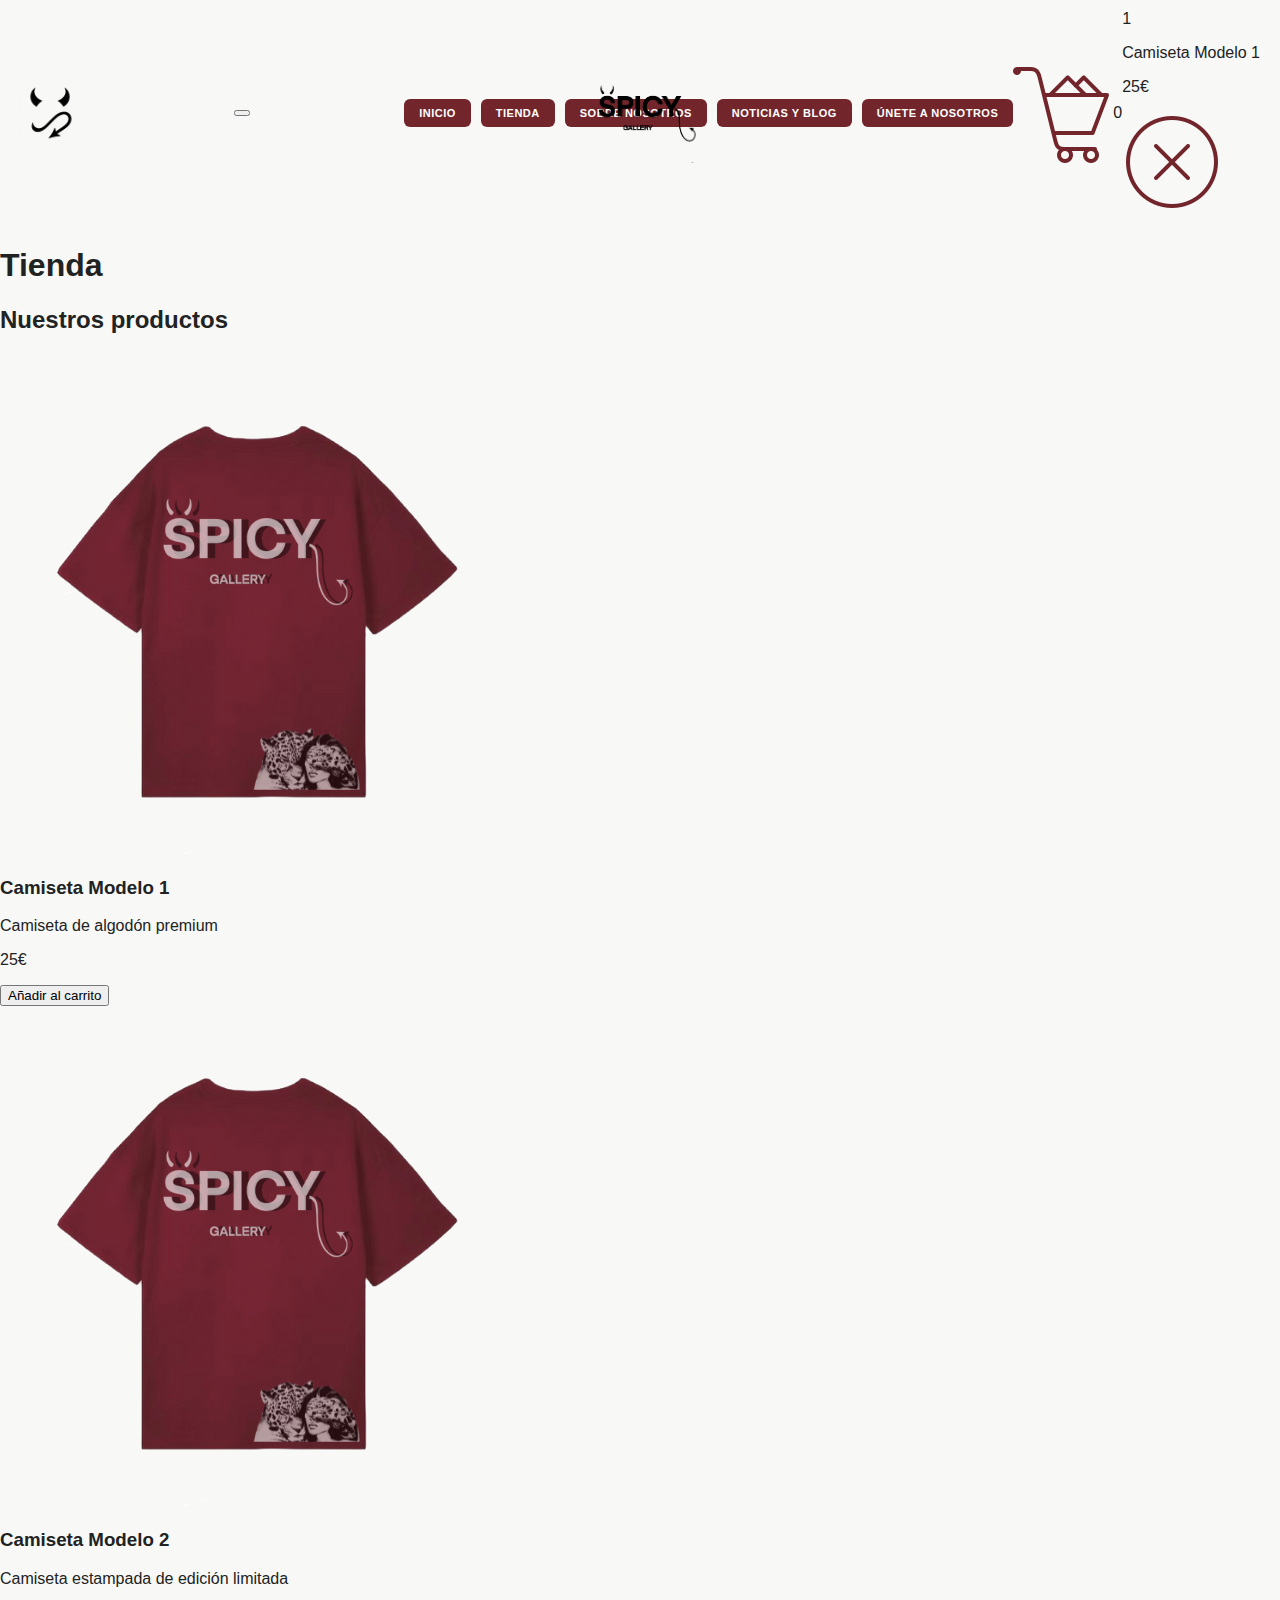
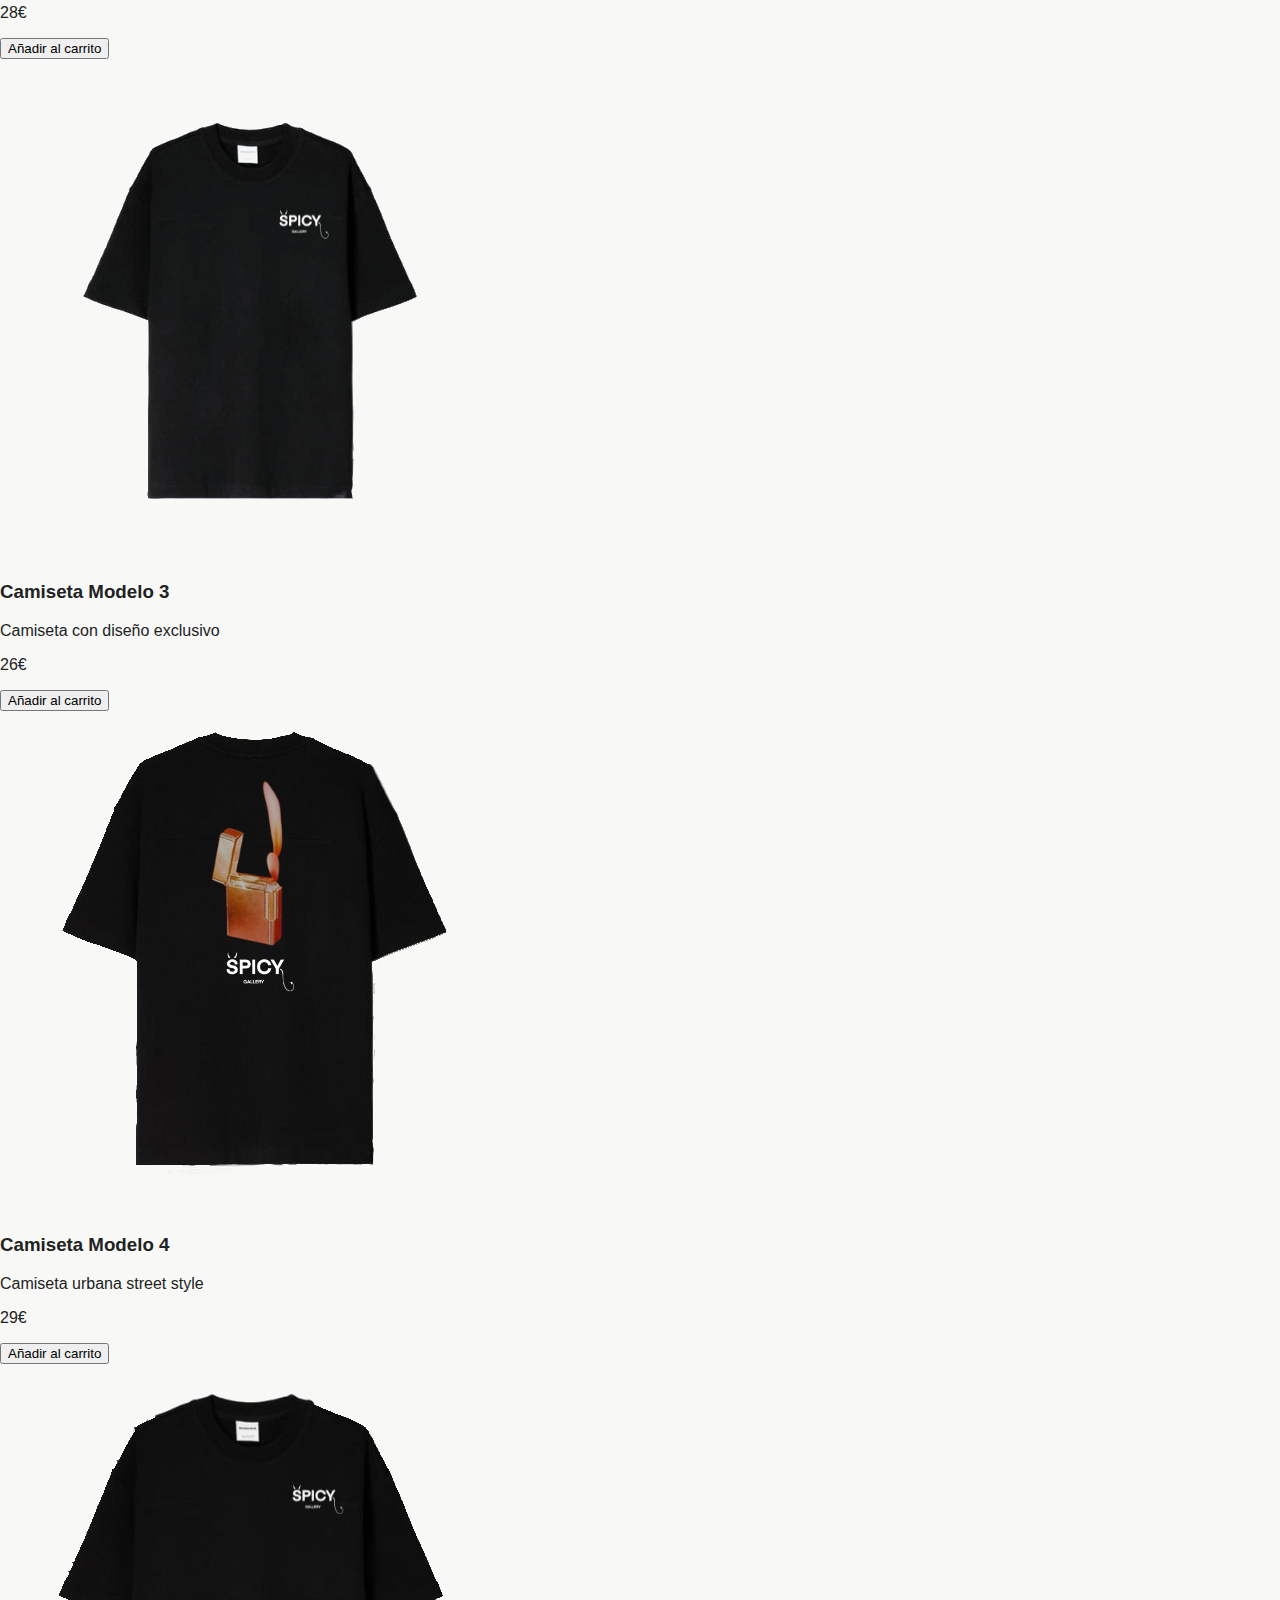
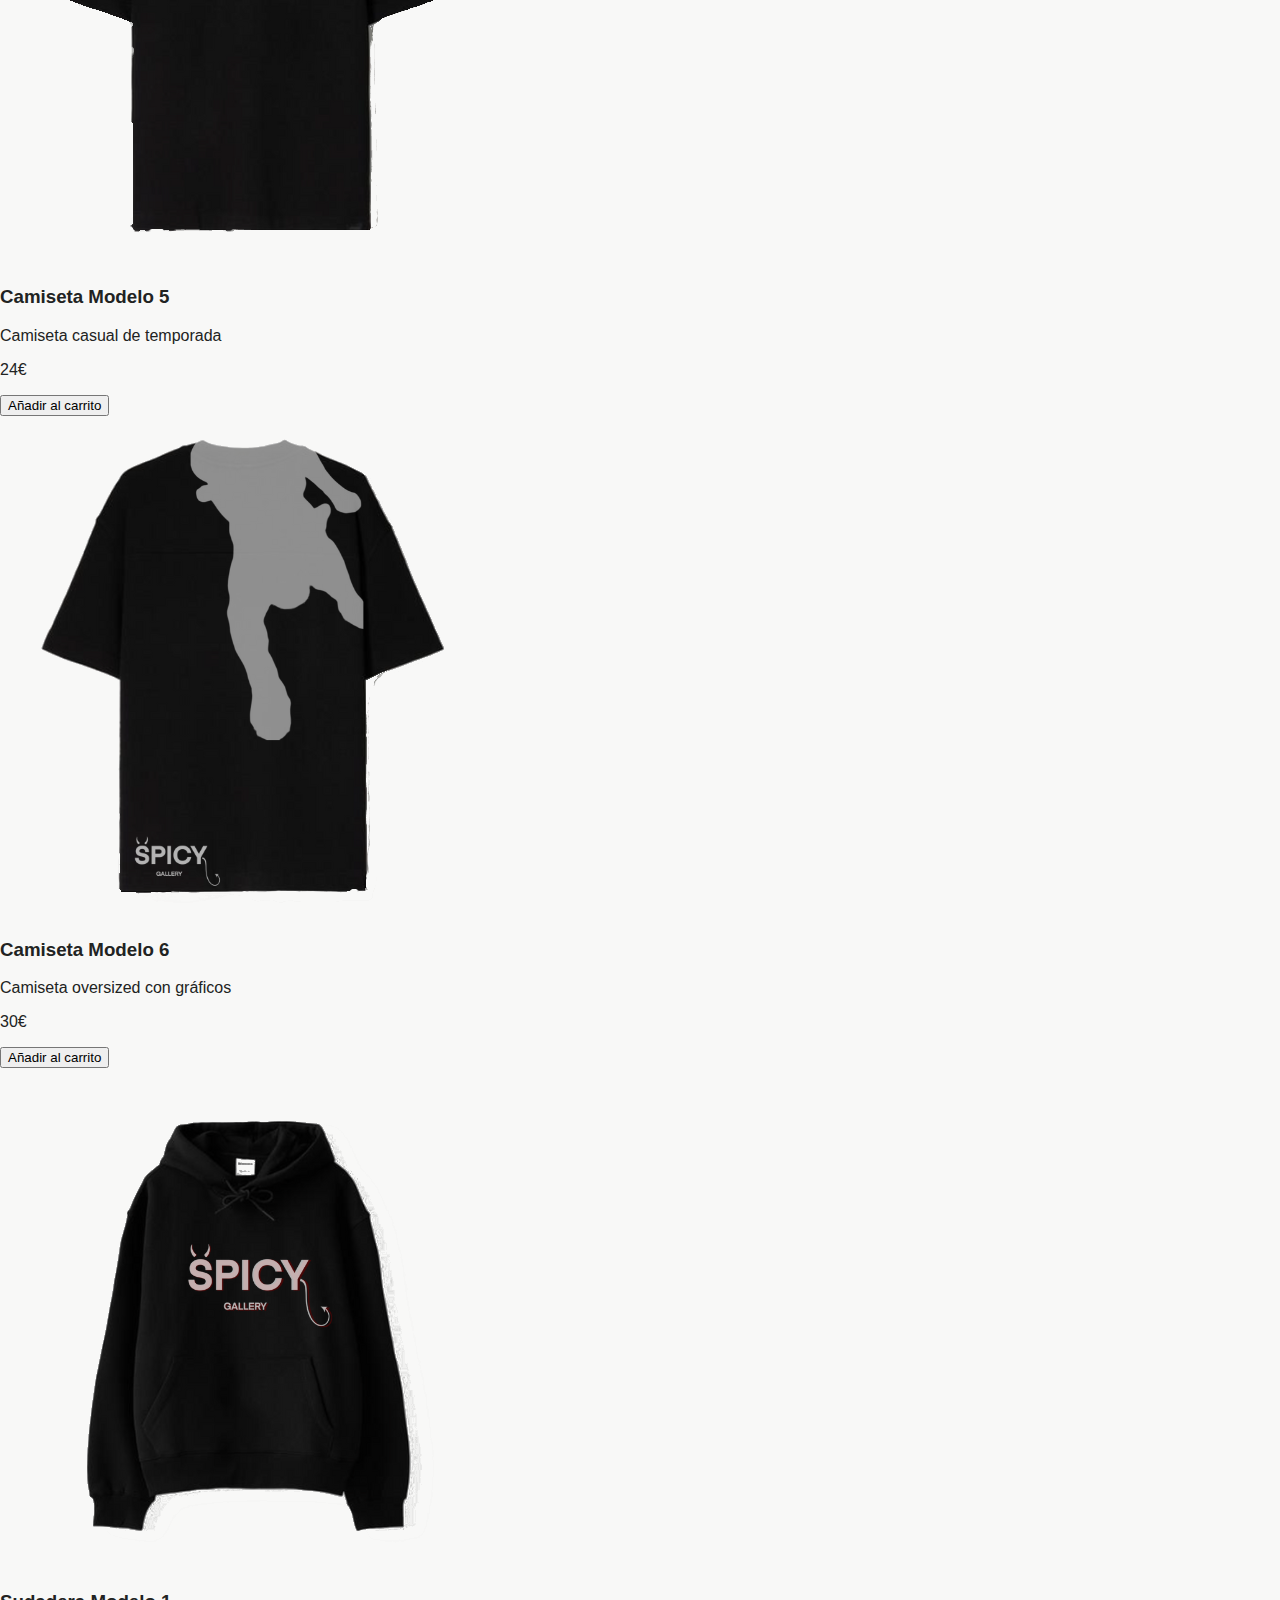
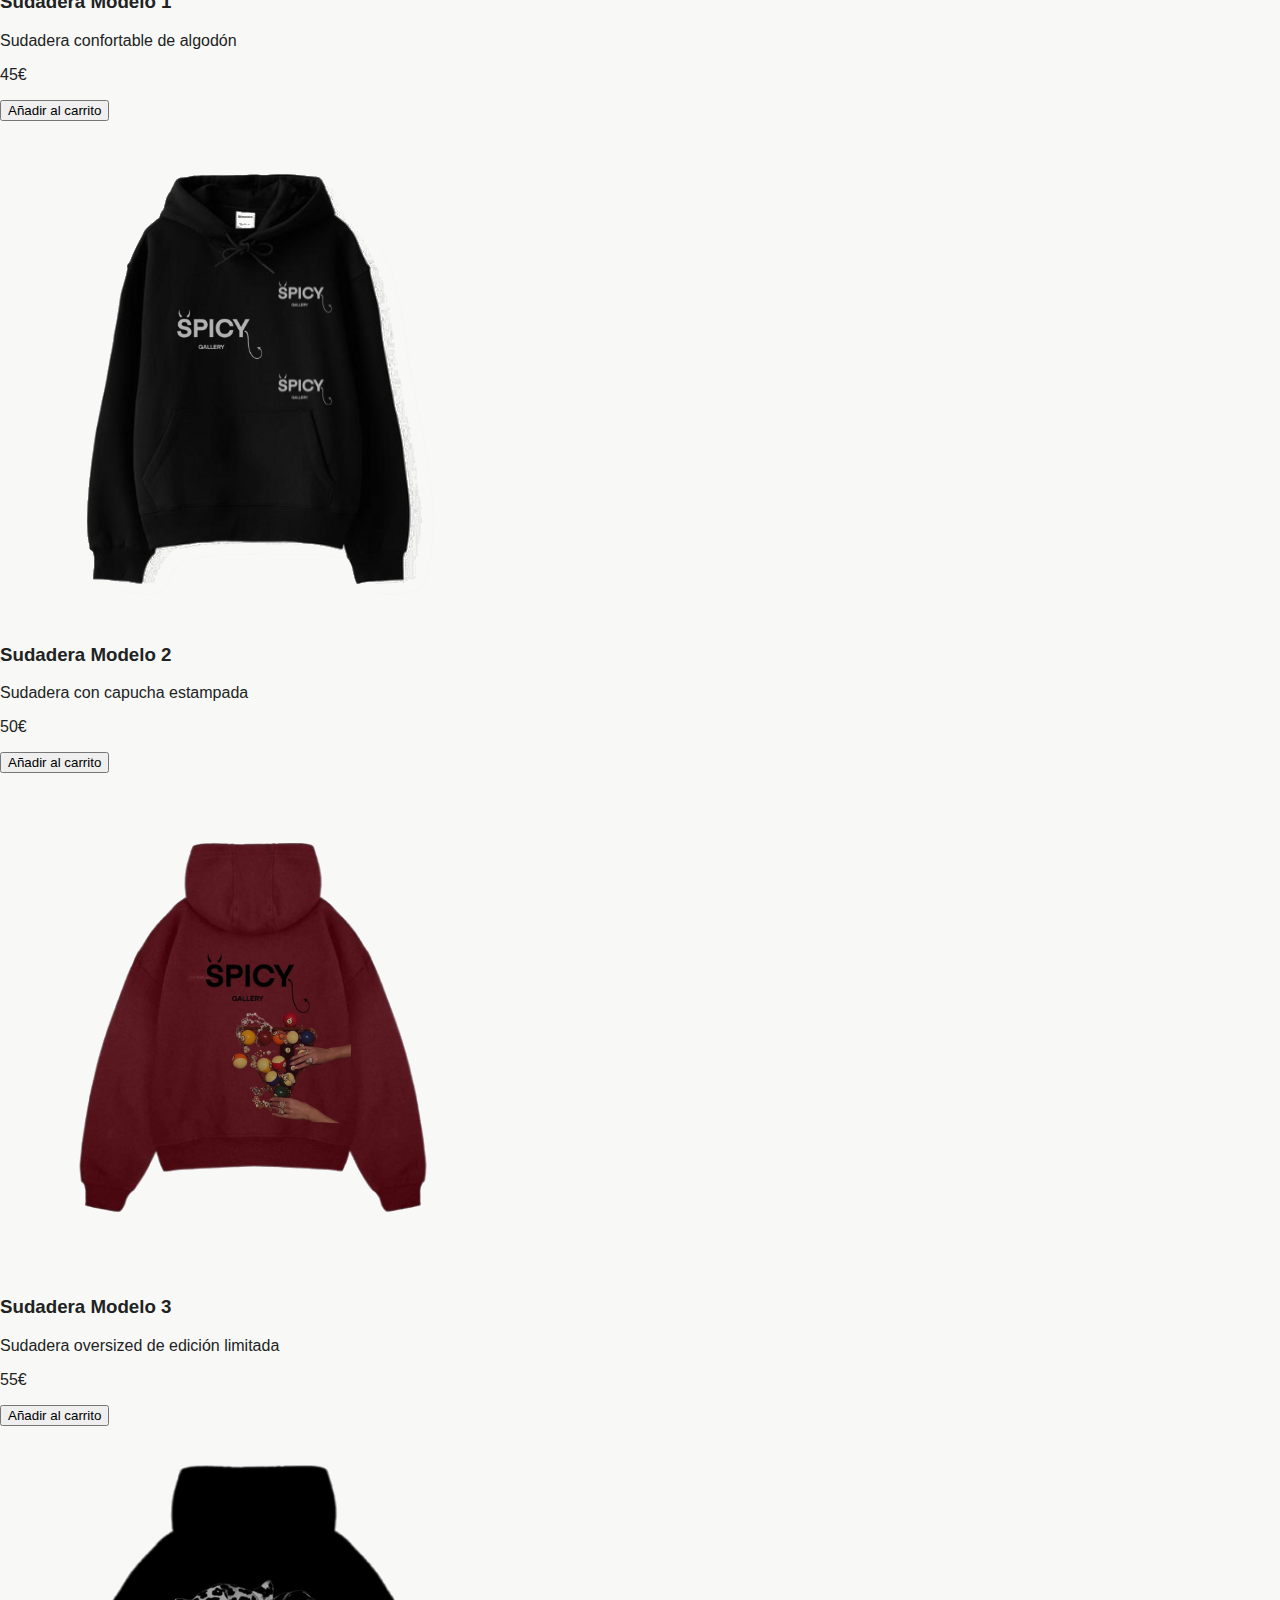
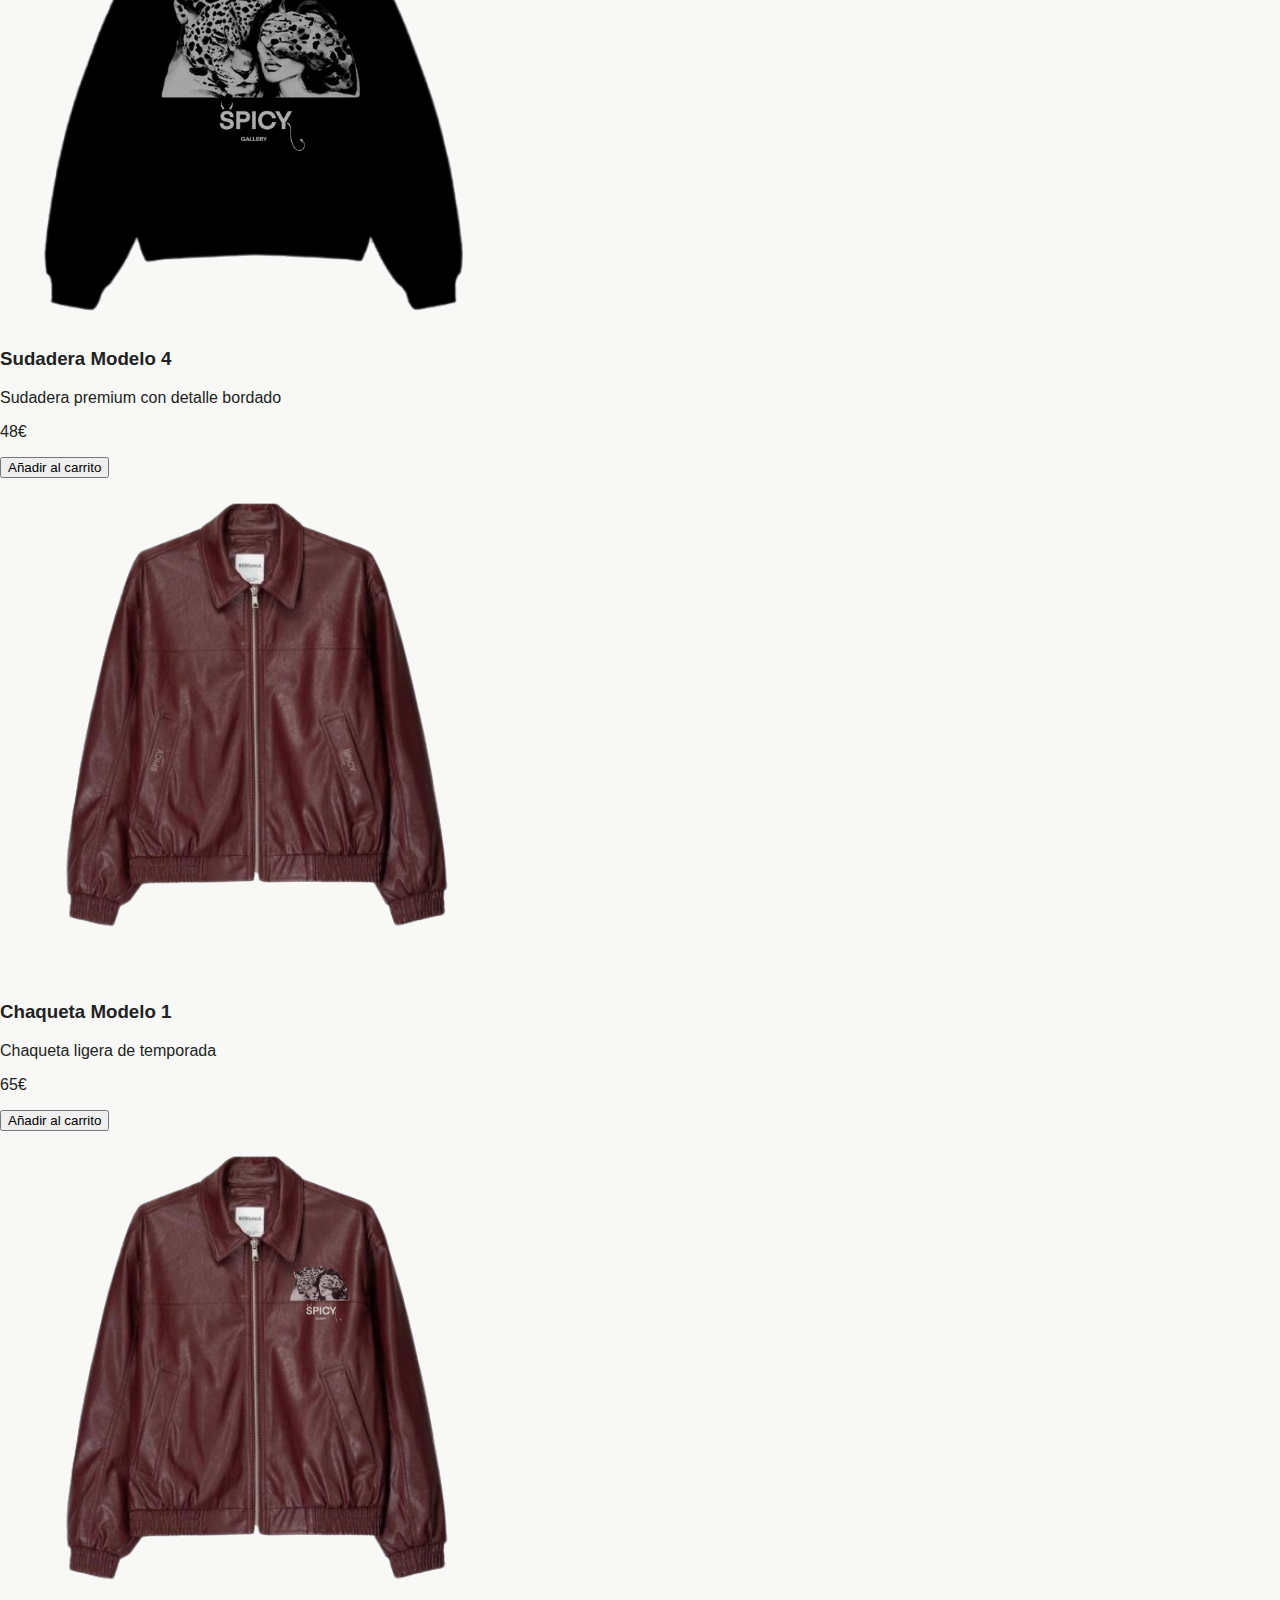
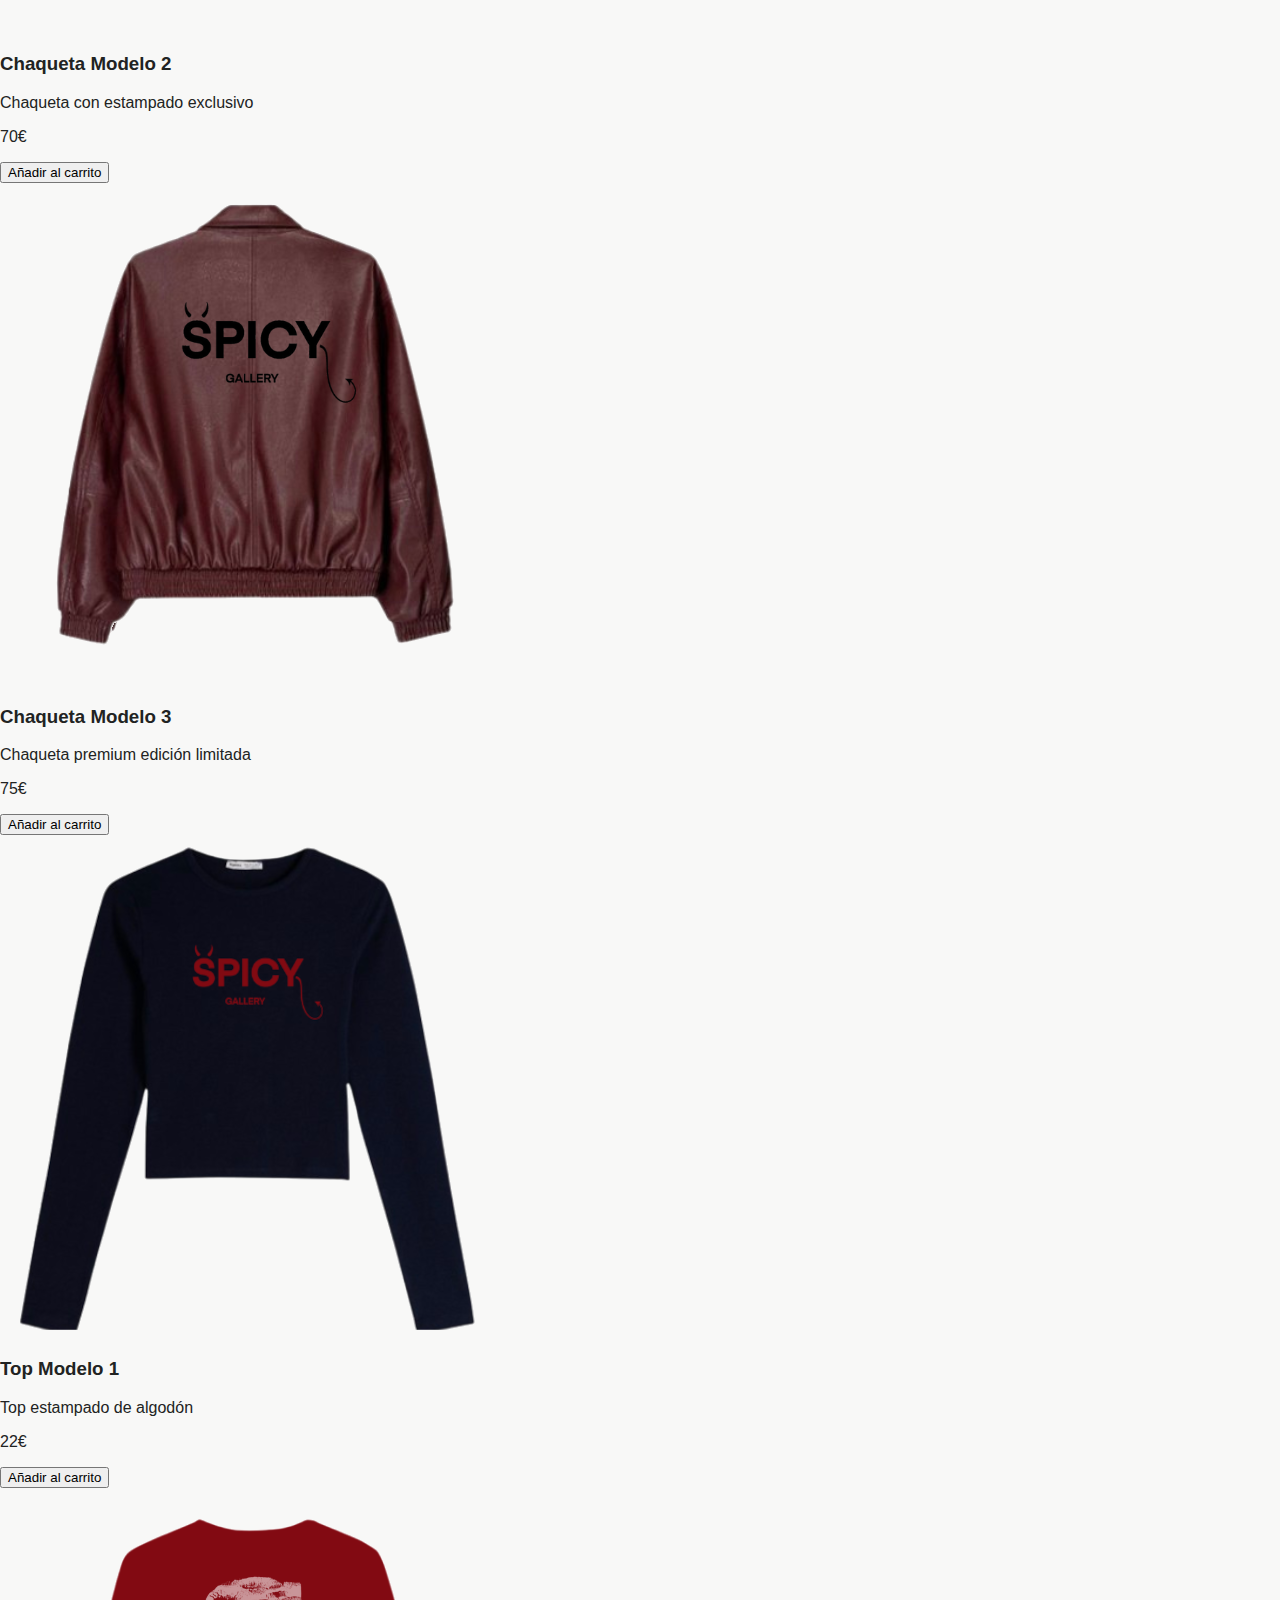
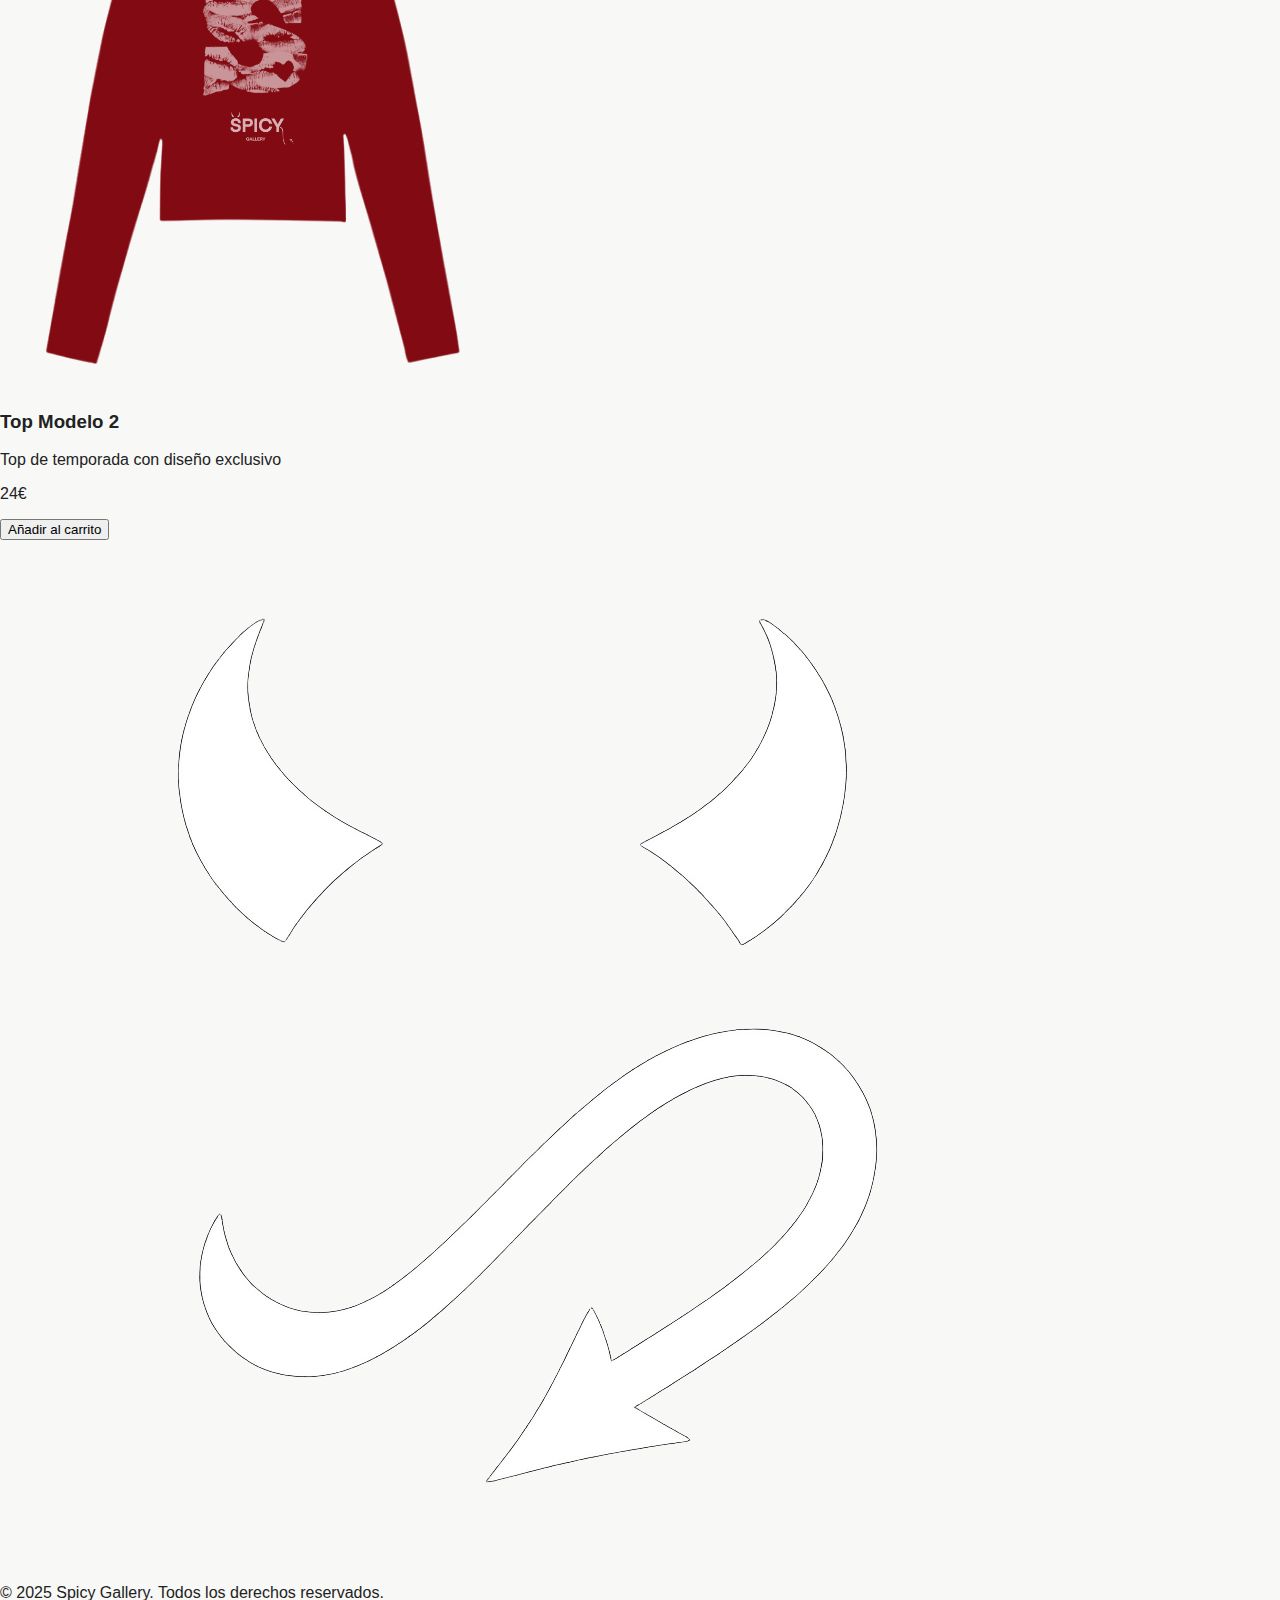
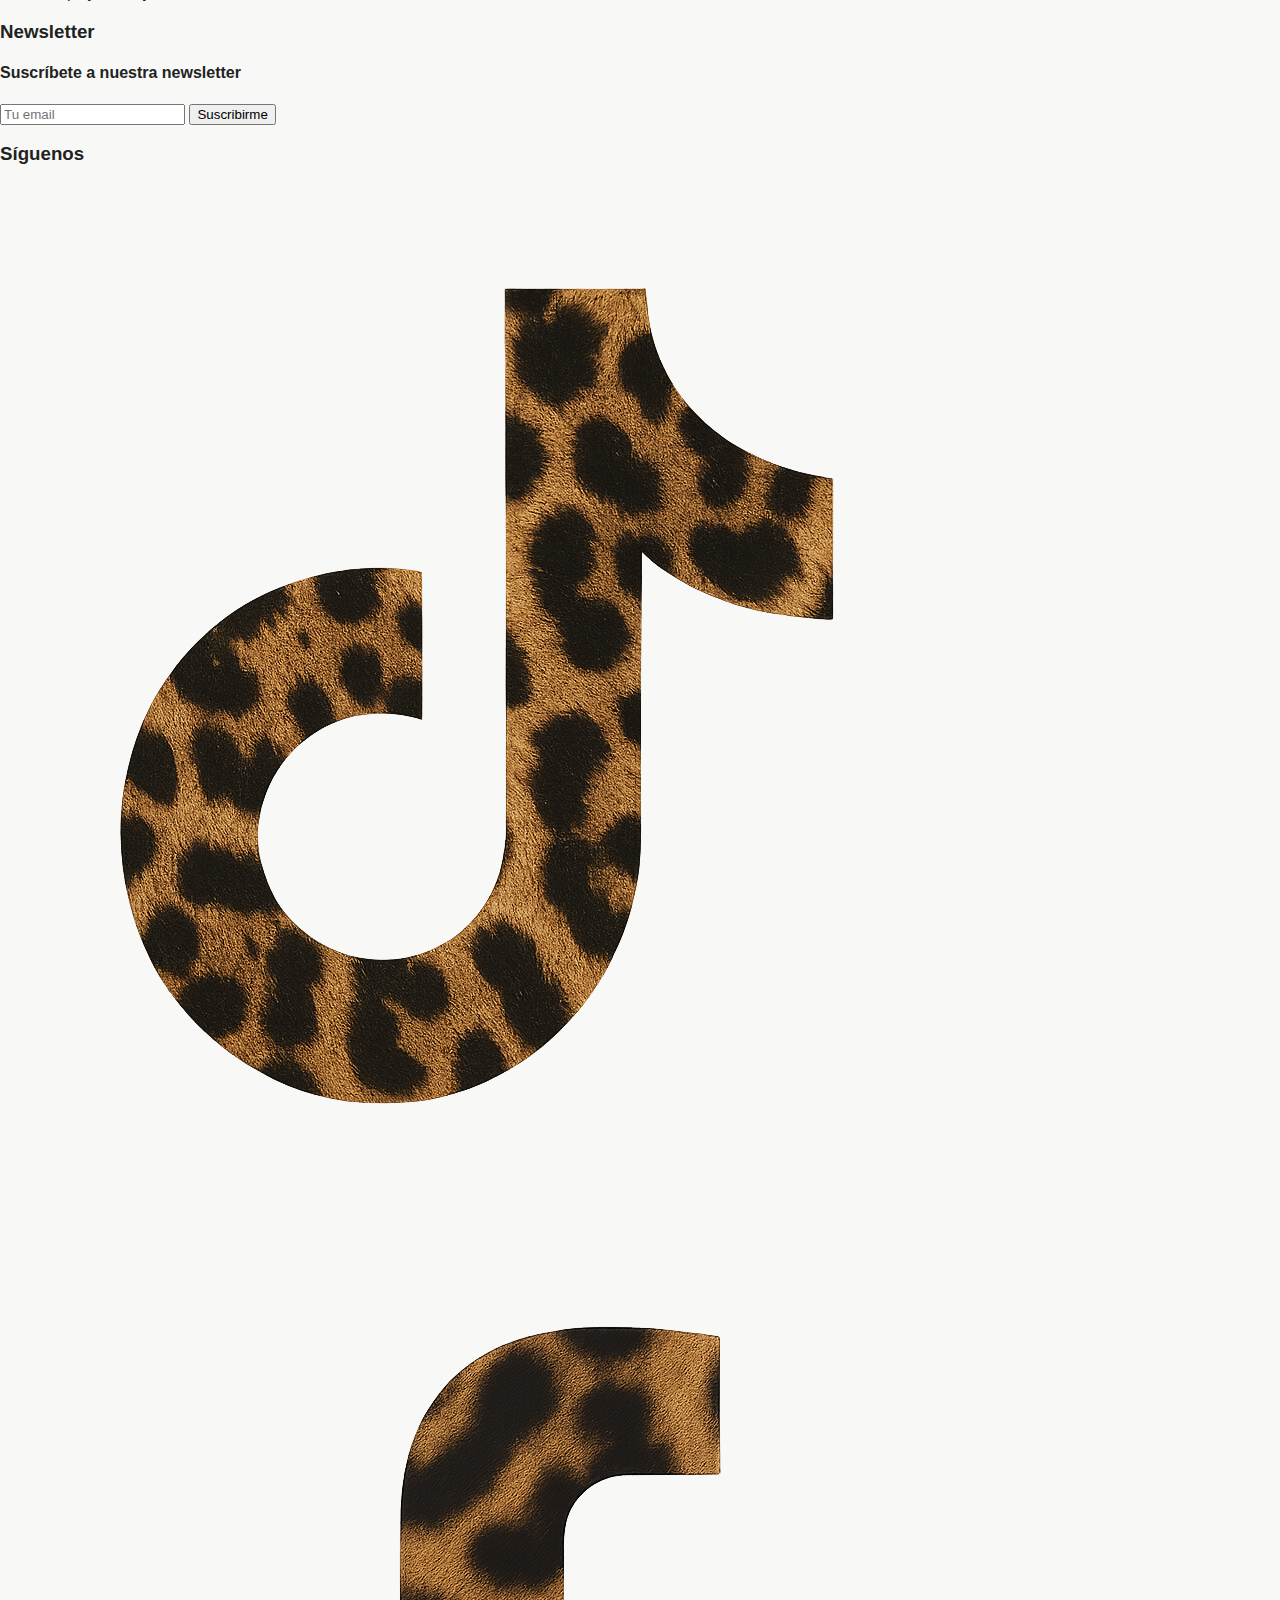
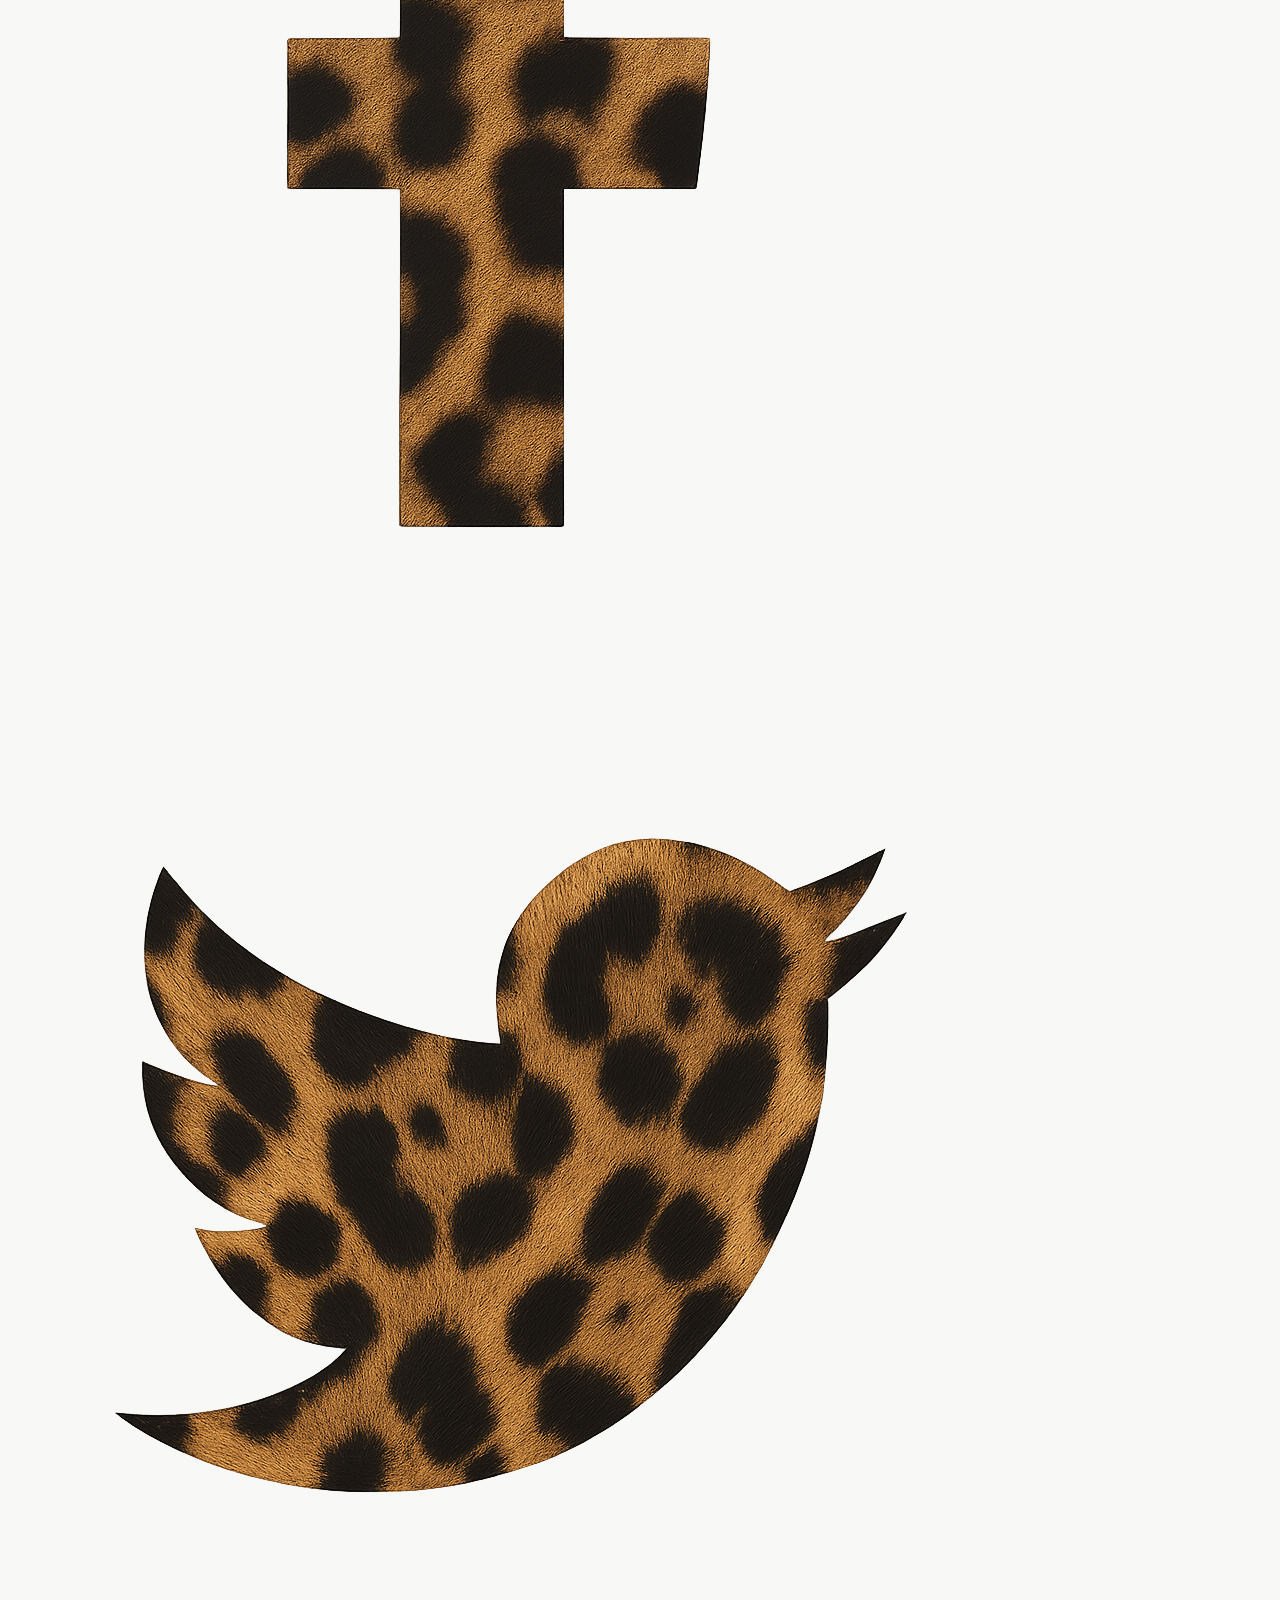
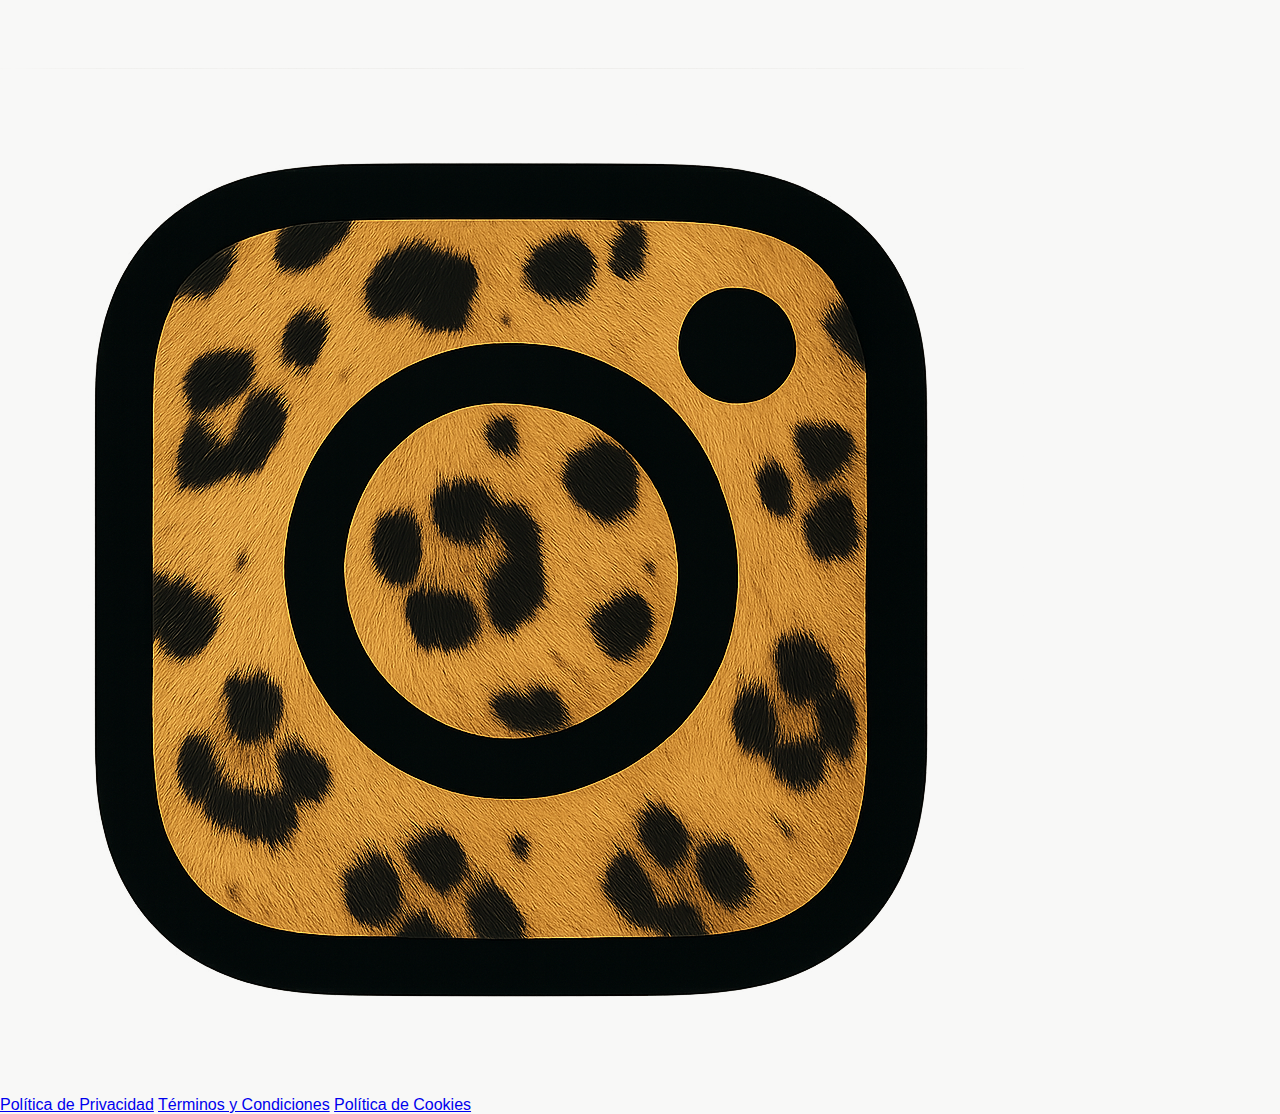
<file: Web/shop.html>
<!DOCTYPE html>
<html lang="es">
<head>
    <meta charset="UTF-8">
    <meta name="viewport" content="width=device-width, initial-scale=1.0">
    <title>Tienda - Spicy Gallery</title>
    <link rel="stylesheet" href="style.css">
</head>
<body>
    <header class="header">
        <img src="Imagenes/cuernosycolanegros.png" alt="Marca" class="header__brand">
        <img src="Imagenes/Logonegro.png" alt="Logo de la marca" class="header__logo">
        <button class="header__menu-toggle" id="menuToggle">
            <span class="header__menu-icon"></span>
        </button>
        <nav class="header__nav" id="navMenu">
            <a href="index.html" class="header__nav-link">INICIO</a>
            <a href="shop.html" class="header__nav-link">TIENDA</a>
            <a href="aboutus.html" class="header__nav-link">SOBRE NOSOTROS</a>
            <a href="news.html" class="header__nav-link">NOTICIAS Y BLOG</a>
            <a href="joinus.html" class="header__nav-link">ÚNETE A NOSOTROS</a>
        </nav>
        <img src="Imagenes/Shop.png" alt="Carrito" class="header__carrito">
        <div class="header__count">
            <span id="cartCount">0</span>
        </div>
        <div class="header__hidden">
            <div class="header__product">
                <div class="header__info">
                    <span class="header__number">1</span>
                    <p class="header__Name">Camiseta Modelo 1</p>
                    <p class="header__Price">25€</p>
                </div>
                <img src="Imagenes/X.png" alt="X" class="header__close">
            </div>
        </div>
    </header>

    <section class="Tienda">
        <h1 class="Tienda__title">Tienda</h1>
        <h2 class="Tienda__subtitle">Nuestros productos</h2>
        <div class="Tienda__products">
            <!-- Camisetas -->
            <div class="Tienda__product">
                <div class="Tienda__Container">
                    <img src="Imagenes/camisetaCompra1.png" alt="Camiseta 1" class="Tienda__Image">
                </div>
                <div class="Tienda__Info">
                    <h3 class="Tienda__Name">Camiseta Modelo 1</h3>
                    <p class="Tienda__Description">Camiseta de algodón premium</p>
                    <p class="Tienda__Price">25€</p>
                    <button class="Tienda__Button">Añadir al carrito</button>
                </div>
            </div>
            
            <div class="Tienda__product">
                <div class="Tienda__Container">
                    <img src="Imagenes/CamisetaCompra2.png" alt="Camiseta 2" class="Tienda__Image">
                </div>
                <div class="Tienda__Info">
                    <h3 class="Tienda__Name">Camiseta Modelo 2</h3>
                    <p class="Tienda__Description">Camiseta estampada de edición limitada</p>
                    <p class="Tienda__Price">28€</p>
                    <button class="Tienda__Button">Añadir al carrito</button>
                </div>
            </div>
            
            <div class="Tienda__product">
                <div class="Tienda__Container">
                    <img src="Imagenes/camisetaCompra3.png" alt="Camiseta 3" class="Tienda__Image">
                </div>
                <div class="Tienda__Info">
                    <h3 class="Tienda__Name">Camiseta Modelo 3</h3>
                    <p class="Tienda__Description">Camiseta con diseño exclusivo</p>
                    <p class="Tienda__Price">26€</p>
                    <button class="Tienda__Button">Añadir al carrito</button>
                </div>
            </div>
            
            <div class="Tienda__product">
                <div class="Tienda__Container">
                    <img src="Imagenes/camisetaCompra4.png" alt="Camiseta 4" class="Tienda__Image">
                </div>
                <div class="Tienda__Info">
                    <h3 class="Tienda__Name">Camiseta Modelo 4</h3>
                    <p class="Tienda__Description">Camiseta urbana street style</p>
                    <p class="Tienda__Price">29€</p>
                    <button class="Tienda__Button">Añadir al carrito</button>
                </div>
            </div>
            
            <div class="Tienda__product">
                <div class="Tienda__Container">
                    <img src="Imagenes/camisetaCompra5.png" alt="Camiseta 5" class="Tienda__Image">
                </div>
                <div class="Tienda__Info">
                    <h3 class="Tienda__Name">Camiseta Modelo 5</h3>
                    <p class="Tienda__Description">Camiseta casual de temporada</p>
                    <p class="Tienda__Price">24€</p>
                    <button class="Tienda__Button">Añadir al carrito</button>
                </div>
            </div>
            
            <div class="Tienda__product">
                <div class="Tienda__Container">
                    <img src="Imagenes/camisetaCompra6.png" alt="Camiseta 6" class="Tienda__Image">
                </div>
                <div class="Tienda__Info">
                    <h3 class="Tienda__Name">Camiseta Modelo 6</h3>
                    <p class="Tienda__Description">Camiseta oversized con gráficos</p>
                    <p class="Tienda__Price">30€</p>
                    <button class="Tienda__Button">Añadir al carrito</button>
                </div>
            </div>
            
            <!-- Sudaderas -->
            <div class="Tienda__product">
                <div class="Tienda__Container">
                    <img src="Imagenes/SudaderaCompra1.png" alt="Sudadera 1" class="Tienda__Image">
                </div>
                <div class="Tienda__Info">
                    <h3 class="Tienda__Name">Sudadera Modelo 1</h3>
                    <p class="Tienda__Description">Sudadera confortable de algodón</p>
                    <p class="Tienda__Price">45€</p>
                    <button class="Tienda__Button">Añadir al carrito</button>
                </div>
            </div>
            
            <div class="Tienda__product">
                <div class="Tienda__Container">
                    <img src="Imagenes/SudaderaCompra2.png" alt="Sudadera 2" class="Tienda__Image">
                </div>
                <div class="Tienda__Info">
                    <h3 class="Tienda__Name">Sudadera Modelo 2</h3>
                    <p class="Tienda__Description">Sudadera con capucha estampada</p>
                    <p class="Tienda__Price">50€</p>
                    <button class="Tienda__Button">Añadir al carrito</button>
                </div>
            </div>
            
            <div class="Tienda__product">
                <div class="Tienda__Container">
                    <img src="Imagenes/SudaderaCompra3.png" alt="Sudadera 3" class="Tienda__Image">
                </div>
                <div class="Tienda__Info">
                    <h3 class="Tienda__Name">Sudadera Modelo 3</h3>
                    <p class="Tienda__Description">Sudadera oversized de edición limitada</p>
                    <p class="Tienda__Price">55€</p>
                    <button class="Tienda__Button">Añadir al carrito</button>
                </div>
            </div>
            
            <div class="Tienda__product">
                <div class="Tienda__Container">
                    <img src="Imagenes/SudaderaCompra4.png" alt="Sudadera 4" class="Tienda__Image">
                </div>
                <div class="Tienda__Info">
                    <h3 class="Tienda__Name">Sudadera Modelo 4</h3>
                    <p class="Tienda__Description">Sudadera premium con detalle bordado</p>
                    <p class="Tienda__Price">48€</p>
                    <button class="Tienda__Button">Añadir al carrito</button>
                </div>
            </div>
            
            <!-- Chaquetas -->
            <div class="Tienda__product">
                <div class="Tienda__Container">
                    <img src="Imagenes/ChaquetaCompra1.png" alt="Chaqueta 1" class="Tienda__Image">
                </div>
                <div class="Tienda__Info">
                    <h3 class="Tienda__Name">Chaqueta Modelo 1</h3>
                    <p class="Tienda__Description">Chaqueta ligera de temporada</p>
                    <p class="Tienda__Price">65€</p>
                    <button class="Tienda__Button">Añadir al carrito</button>
                </div>
            </div>
            
            <div class="Tienda__product">
                <div class="Tienda__Container">
                    <img src="Imagenes/ChaquetaCompra2.png" alt="Chaqueta 2" class="Tienda__Image">
                </div>
                <div class="Tienda__Info">
                    <h3 class="Tienda__Name">Chaqueta Modelo 2</h3>
                    <p class="Tienda__Description">Chaqueta con estampado exclusivo</p>
                    <p class="Tienda__Price">70€</p>
                    <button class="Tienda__Button">Añadir al carrito</button>
                </div>
            </div>
            
            <div class="Tienda__product">
                <div class="Tienda__Container">
                    <img src="Imagenes/ChaquetaCompra3.png" alt="Chaqueta 3" class="Tienda__Image">
                </div>
                <div class="Tienda__Info">
                    <h3 class="Tienda__Name">Chaqueta Modelo 3</h3>
                    <p class="Tienda__Description">Chaqueta premium edición limitada</p>
                    <p class="Tienda__Price">75€</p>
                    <button class="Tienda__Button">Añadir al carrito</button>
                </div>
            </div>
            
            <!-- Tops -->
            <div class="Tienda__product">
                <div class="Tienda__Container">
                    <img src="Imagenes/TopCompra1.png" alt="Top 1" class="Tienda__Image">
                </div>
                <div class="Tienda__Info">
                    <h3 class="Tienda__Name">Top Modelo 1</h3>
                    <p class="Tienda__Description">Top estampado de algodón</p>
                    <p class="Tienda__Price">22€</p>
                    <button class="Tienda__Button">Añadir al carrito</button>
                </div>
            </div>
            
            <div class="Tienda__product">
                <div class="Tienda__Container">
                    <img src="Imagenes/TopCompra2.png" alt="Top 2" class="Tienda__Image">
                </div>
                <div class="Tienda__Info">
                    <h3 class="Tienda__Name">Top Modelo 2</h3>
                    <p class="Tienda__Description">Top de temporada con diseño exclusivo</p>
                    <p class="Tienda__Price">24€</p>
                    <button class="Tienda__Button">Añadir al carrito</button>
                </div>
            </div>
        </div>
    </section>

    <footer class="footer">
        <div class="footer__container">
            <div class="footer__left">
                <img src="Imagenes/cuernosycolablancos.png" alt="Logo Spicy Gallery" class="footer__logo">
                <p class="footer__copyright">© 2025 Spicy Gallery. Todos los derechos reservados.</p>
            </div>
            
            <div class="footer__center">
                <h3 class="footer__column-title">Newsletter</h3>
                <div class="footer__newsletter">
                    <h4 class="footer__newsletter-subtitle">Suscríbete a nuestra newsletter</h4>
                    <form class="footer__form">
                        <input type="email" placeholder="Tu email" class="footer__input">
                        <button type="submit" class="footer__button">Suscribirme</button>
                    </form>
                </div>
            </div>
            
            <div class="footer__right">
                <h3 class="footer__column-title">Síguenos</h3>
                <div class="footer__social">
                    <img src="Imagenes/logotiktok.png" alt="TikTok" class="footer__social-link">
                    <img src="Imagenes/logofacebook.png" alt="Facebook" class="footer__social-link">
                    <img src="Imagenes/logotwitter.png" alt="Twitter" class="footer__social-link">
                    <img src="Imagenes/logoinstagram.png" alt="Instagram" class="footer__social-link">
                </div>
            </div>
        </div>
        <div class="footer__legal-container">
            <div class="footer__legal">
                <a href="#">Política de Privacidad</a>
                <a href="#">Términos y Condiciones</a>
                <a href="#">Política de Cookies</a>
            </div>
        </div>
    </footer>
    <script src="dom.js"></script>
</body>
</html>
</file>
<file: css/style.css>
:root {
    /* Variables para modo claro (default) */
    --bg-color: #f8f8f7;
    --text-color: #212322;
    --bg-card: #ffffff;
    --bg-secondary: #f5f5f5;
    --bg-input: #f9f9f9;
    --bg-input-secondary: #f2f2f2;
    --border-color: #ddd;
    --accent-color: #72262C;
    --accent-color-hover: #5a1e23;
    --header-shadow: rgba(0, 0, 0, 0.1);
    --card-shadow: rgba(0, 0, 0, 0.05);
    --card-shadow-hover: rgba(0, 0, 0, 0.15);
    --footer-bg: #212322;
    --footer-text: white;
    --footer-input-bg: #333;
}

.dark-mode {
    /* Variables para modo oscuro */
    --bg-color: #121212;
    --text-color: #f8f8f7;
    --bg-card: #1e1e1e;
    --bg-secondary: #2a2a2a;
    --bg-input: #2c2c2c;
    --bg-input-secondary: #333333;
    --border-color: #444;
    --accent-color: #72262C;
    --accent-color-hover: #8a3039;
    --header-shadow: rgba(0, 0, 0, 0.3);
    --card-shadow: rgba(0, 0, 0, 0.2);
    --card-shadow-hover: rgba(0, 0, 0, 0.4);
    --footer-bg: #000000;
    --footer-text: #f8f8f7;
    --footer-input-bg: #2a2a2a;
}

/* Estilos generales */
body {
    margin: 0;
    padding: 0;
    box-sizing: border-box;
    background: var(--bg-color);
    color: var(--text-color);
    overflow-x: hidden;
    font-family: Arial, sans-serif;
    transition: background-color 0.3s ease, color 0.3s ease;
}

/* Estilos para el header */

.header {
    display: flex;
    justify-content: space-between;
    align-items: center;
    padding: 10px 20px;
    background-color: var(--bg-color);
    width: 100%;
    box-sizing: border-box;
    position: sticky;
    top: 0;
    z-index: 1000;
    box-shadow: 0 2px 5px var(--header-shadow);
    transition: background-color 0.3s ease, box-shadow 0.3s ease;
}

.header__brand {
    height: 60px;
    flex: 0 0 auto;
    margin-right: auto;
}

.header__logo {
    height: 100px;
    position: absolute;
    left: 50%;
    transform: translateX(-50%);
}


.header__menu-toggle {
    background: none;
    border: none;
    cursor: pointer;
    padding: 5px;
    z-index: 1001;
    position: absolute;
    right: 20px;
    top: 15px;
}

.header__language {
    display: flex;
    align-items: center;
    position: absolute;
    top: 20px;
    right: 80px;
    z-index: 999;
}

.header__language-flag {
    width: 30px;
    height: 20px;
    margin: 0 5px;
    cursor: pointer;
    border: 2px solid transparent;
    transition: all 0.2s ease;
    object-fit: cover;
    border-radius: 4px;
    opacity: 0.7;
}

.header__language-flag:hover {
    opacity: 1;
    transform: translateY(-2px);
}

.header__language-flag.active {
    opacity: 1;
    border-color: var(--accent-color);
    transform: scale(1.1);
}

.header__menu-icon {
    display: block;
    position: relative;
    width: 20px;
    height: 2px;
    background-color: #72262C;
    transition: all 0.3s ease;
}

.header__menu-icon::before,
.header__menu-icon::after {
    content: '';
    position: absolute;
    width: 20px;
    height: 2px;
    background-color: #72262C;
    transition: all 0.3s ease;
}

.header__menu-icon::before {
    transform: translateY(-6px);
}

.header__menu-icon::after {
    transform: translateY(6px);
}

.header__menu-toggle.active .header__menu-icon {
    background-color: transparent;
}

.header__menu-toggle.active .header__menu-icon::before {
    transform: translateY(0) rotate(45deg);
}

.header__menu-toggle.active .header__menu-icon::after {
    transform: translateY(0) rotate(-45deg);
}

.header__nav {
    position: fixed;
    top: 0;
    right: -100%;
    width: 250px;
    height: 100vh;
    background-color: var(--bg-color);
    display: flex;
    flex-direction: column;
    align-items: center;
    justify-content: center;
    transition: right 0.3s ease;
    z-index: 1010;
    padding: 20px;
    box-shadow: -5px 0 15px var(--header-shadow);
}

.header__nav.active {
    right: 0;
}

.header__nav-link {
    text-decoration: none;
    color: white;
    font-weight: bold;
    transition: all 0.2s ease;
    padding: 8px 15px;
    border-radius: 6px;
    background-color: #72262C;
    text-transform: uppercase;
    font-size: 11px;
    letter-spacing: 0.5px;
    white-space: nowrap;
    margin: 10px 0;
}

.header__nav-link:hover, .header__nav-link:focus {
    opacity: 0.9;
    transform: translateY(-1px);
}

.postheader {
    width: 100%;
    height: 100vh;
    background-image: url('../html/Imagenes/backgroundpostheader.png');
    background-size: contain;
    background-position: center;
    background-repeat: no-repeat;
    position: relative;
    display: flex;
    justify-content: center;
    align-items: center;
    background-color: var(--bg-color);
}

.postheader__title {
    color: white;
    font-size: 3rem;
    text-align: center;
    text-shadow: 2px 2px 4px rgba(0, 0, 0, 0.5);
    font-weight: bold;
    padding: 10px 20px;
    background-color: rgba(114, 38, 44, 0.7);
    border-radius: 8px;
}

/* Estilos para el footer */
.footer {
    background-color: var(--footer-bg);
    color: var(--footer-text);
    padding: 50px 20px;
    position: relative;
    min-height: 250px;
    transition: background-color 0.3s ease, color 0.3s ease, border-color 0.3s ease;
}


.footer__container {
    max-width: 1200px;
    margin: 0 auto;
    display: flex;
    justify-content: space-between;
    padding-bottom: 40px;
}

.footer__left {
    display: flex;
    flex-direction: column;
    align-items: flex-start;
    max-width: 250px;
    position: absolute;
    bottom: 80px;
    left: 40px;
}

.footer__center {
    flex: 0 1 400px;
    display: flex;
    flex-direction: column;
    align-items: center;
    text-align: center;
    margin: 0 auto;
}

.footer__right {
    display: flex;
    flex-direction: column;
    align-items: center;
    text-align: center;
    position: absolute;
    right: 40px;
    top: 80px;
}

.footer__logo {
    height: 80px;
    margin-bottom: 20px;
}

.footer__copyright {
    margin: 0;
    font-size: 10px;
    color: white !important;
}

.footer__column-title {
    color: white !important;
    margin-top: 0;
    margin-bottom: 20px;
    font-size: 1.3rem;
    font-weight: bold;
    
}



.footer__social {
    display: flex;
    flex-direction: row;
    gap: 15px;
    align-items: center;
    justify-content: flex-end;
}

.footer__social-link {
    width: 40px;
    transition: transform 0.3s ease;
    color: white !important;
    cursor: pointer;
}

.footer__social-link:hover {
    color: var(--accent-color) !important;
    transform: scale(1.1);
}



.footer__newsletter {
    width: 100%;
}

.footer__newsletter-subtitle {
    font-size: 1rem;
    margin: 0 0 15px;
    color: white !important;
}

.footer__form {
    display: flex;
    flex-direction: column;
    gap: 10px;
    width: 100%;
    max-width: 100%;
}

.footer__input {
    padding: 10px;
    border: none;
    border-radius: 4px;
    background-color: #333 !important;
    color: white !important;
    width: 100%;
    box-sizing: border-box;
}

.footer__button {
    padding: 10px;
    border: none;
    border-radius: 4px;
    background-color: var(--accent-color);
    color: white;
    cursor: pointer;
    transition: background-color 0.3s ease;
    width: 100%;
    box-sizing: border-box;
}

.footer__button:hover {
    background-color: var(--accent-color-hover);
}

.footer__legal {
    display: flex;
    gap: 20px;
    justify-content: center;
    margin-top: 30px;
}

.footer__legal a {
    color: white !important;
    text-decoration: none;
    font-size: 0.7rem;
    transition: color 0.3s ease;
}

.footer__legal a:hover {
    color: var(--accent-color) !important;
}

/* Estilos para la sección de preguntas frecuentes */
.faq {
    padding: 80px 20px;
    background-color: var(--bg-color);
}

.faq__container {
    max-width: 1000px;
    margin: 0 auto;
}

.faq__header {
    text-align: center;
    margin-bottom: 50px;
}

.faq__title {
    color: #72262C;
    font-size: 2.5rem;
    margin: 0;
    padding-bottom: 15px;
    position: relative;
}

.faq__title::after {
    content: '';
    position: absolute;
    bottom: 0;
    left: 50%;
    transform: translateX(-50%);
    width: 80px;
    height: 3px;
    background-color: #72262C;
}

.faq__content {
    display: flex;
    flex-direction: column;
    gap: 15px;
}

.faq__item {
    border: 1px solid var(--accent-color);
    border-radius: 8px;
    overflow: hidden;
}

.faq__question {
    display: flex;
    justify-content: space-between;
    align-items: center;
    padding: 15px 20px;
    background-color: var(--bg-secondary);
    cursor: pointer;
}

.faq__question h3 {
    margin: 0;
    font-size: 1.1rem;
    color: var(--text-color);
}

.faq__icon {
    font-size: 1.5rem;
    color: #72262C;
    transition: transform 0.3s ease;
}

.faq__answer {
    padding: 0;
    max-height: 0;
    overflow: hidden;
    transition: all 0.3s ease;
}

.faq__answer p {
    padding: 0 20px;
    margin: 0;
    line-height: 1.6;
}

.faq__item.active .faq__icon {
    transform: rotate(45deg);
}

.faq__item.active .faq__answer {
    padding: 20px 0;
    max-height: 300px;
}

/* Estilos para la página Sobre Nosotros */
.about {
    padding: 60px 20px;
    background-color: var(--bg-color);
}

.about__container {
    max-width: 1200px;
    margin: 0 auto;
    display: flex;
    flex-direction: column;
    gap: 30px;
}

.about__header {
    text-align: center;
    margin-bottom: 20px;
}

.about__title {
    color: #72262C;
    font-size: 2.5rem;
    margin: 0;
    padding-bottom: 10px;
    position: relative;
}

.about__title::after {
    content: '';
    position: absolute;
    bottom: 0;
    left: 50%;
    transform: translateX(-50%);
    width: 80px;
    height: 3px;
    background-color: #72262C;
}

.about__content {
    max-width: 800px;
    margin: 0 auto;
}

.about__text {
    font-size: 1.1rem;
    line-height: 1.6;
    text-align: justify;
}


.about__content-wrapper {
    display: flex;
    justify-content: space-between;
    align-items: center;
    gap: 30px;
    max-width: 1200px;
    margin: 0 auto;
}

.about__text-content {
    flex: 1;
    max-width: 600px;
}

.about__image-content {
    flex: 1;
    display: flex;
    justify-content: center;
    align-items: center;
}

.about__image {
    max-width: 100%;
    height: auto;
    border-radius: 8px;
    box-shadow: 0 4px 8px rgba(0, 0, 0, 0.1);
}


.brand-info {
    padding: 60px 20px;
    background-color: var(--bg-color);
}

.brand-info__container {
    max-width: 1200px;
    margin: 0 auto;
    display: flex;
    gap: 40px;
}

.brand-info__image-container {
    flex: 1;
    display: flex;
    align-items: center;
    justify-content: center;
}

.brand-info__image {
    max-width: 100%;
    height: auto;
    border-radius: 8px;
    box-shadow: 0 4px 8px rgba(0, 0, 0, 0.1);
    object-fit: cover;
}

.brand-info__content {
    flex: 1;
    display: flex;
    flex-direction: column;
    gap: 30px;
}

.brand-info__text-block 
{
    margin-bottom: 40px;
}

.brand-info__title 
{
    color: #72262C;
    font-size: 1.8rem;
    margin-top: 0;
    margin-bottom: 30px;
    position: relative;
    padding-bottom: 15px;
}

.brand-info__title::after {
    content: '';
    position: absolute;
    bottom: 0;
    left: 0;
    width: 80px;
    height: 3px;
    background-color: #72262C;
}

.brand-info__text 
{
    font-size: 1.1rem;
    line-height: 1.6;
    text-align: justify;
    margin: 0;
}

.companyphilosophy {
    padding: 80px 20px;
    background-color: var(--bg-color);
}

.companyphilosophy__container {
    max-width: 1200px;
    margin: 0 auto;
}

.companyphilosophy__header {
    text-align: center;
    margin-bottom: 50px;
}

.companyphilosophy__title {
    color: #72262C;
    font-size: 2.5rem;
    margin: 0;
    padding-bottom: 15px;
    position: relative;
}

.companyphilosophy__title::after {
    content: '';
    position: absolute;
    bottom: 0;
    left: 50%;
    transform: translateX(-50%);
    width: 80px;
    height: 3px;
    background-color: #72262C;
}

.companyphilosophy__content {
    display: flex;
    justify-content: space-between;
    gap: 30px;
}

.companyphilosophy__column {
    flex: 1;
    display: flex;
    flex-direction: column;
    align-items: center;
    background-color: var(--bg-card);
    border-radius: 10px;
    padding: 25px;
    box-shadow: 0 5px 15px var(--card-shadow);
    transition: transform 0.3s ease, background-color 0.3s ease, box-shadow 0.3s ease;
}

.companyphilosophy__column:hover {
    transform: translateY(-10px);
    box-shadow: 0 5px 15px var(--card-shadow-hover);
}

.companyphilosophy__subtitle {
    color: #72262C;
    font-size: 1.8rem;
    margin-top: 0;
    margin-bottom: 20px;
    text-align: center;
}

.companyphilosophy__image-container {
    width: 100%;
    height: auto;
    margin-bottom: 20px;
    overflow: hidden;
    border-radius: 8px;
    display: flex;
    justify-content: center;
    align-items: center;
}

.companyphilosophy__image {
    width: 100%;
    height: auto;
    max-height: 300px;
    object-fit: contain;
    transition: transform 0.3s ease;
}

.companyphilosophy__image:hover {
    transform: scale(1.05);
}

.companyphilosophy__text {
    font-size: 1rem;
    line-height: 1.6;
    text-align: justify;
    margin: 0;
}

.team {
    padding: 80px 20px;
    background-color: var(--bg-color);
}

.team__container {
    max-width: 1200px;
    margin: 0 auto;
}

.team__header {
    text-align: center;
    margin-bottom: 50px;
}

.team__title {
    color: #72262C;
    font-size: 2.5rem;
    margin: 0;
    padding-bottom: 15px;
    position: relative;
}

.team__title::after {
    content: '';
    position: absolute;
    bottom: 0;
    left: 50%;
    transform: translateX(-50%);
    width: 80px;
    height: 3px;
    background-color: #72262C;
}

.team__content {
    display: flex;
    justify-content: space-between;
    gap: 25px;
}

.team__member {
    flex: 1;
    display: flex;
    flex-direction: column;
    align-items: center;
    background-color: var(--bg-card);
    border-radius: 10px;
    padding: 25px;
    box-shadow: 0 5px 15px var(--card-shadow);
    transition: transform 0.3s ease, background-color 0.3s ease, box-shadow 0.3s ease;
}

.team__member:hover {
    transform: translateY(-10px);
    box-shadow: 0 5px 15px var(--card-shadow-hover);
}

.team__member-image-container {
    width: 180px;
    height: 180px;
    border-radius: 50%;
    overflow: hidden;
    margin-bottom: 20px;
    border: 3px solid #72262C;
}

.team__member-image {
    width: 100%;
    height: 100%;
    object-fit: cover;
}

.team__member-name {
    color: #72262C;
    font-size: 1.5rem;
    margin: 0 0 10px 0;
    text-align: center;
}

.team__member-role {
    font-size: 1rem;
    text-align: center;
    margin: 0;
    color: #212322;
}

.contact {
    padding: 80px 20px;
    background-color: var(--bg-color);
}

.contact__container {
    max-width: 1200px;
    margin: 0 auto;
}

.contact__header {
    text-align: center;
    margin-bottom: 50px;
}

.contact__title {
    color: #72262C;
    font-size: 2.5rem;
    margin: 0;
    padding-bottom: 15px;
    position: relative;
}

.contact__title::after {
    content: '';
    position: absolute;
    bottom: 0;
    left: 50%;
    transform: translateX(-50%);
    width: 80px;
    height: 3px;
    background-color: #72262C;
}

.contact__content {
    display: flex;
    justify-content: center;
    gap: 30px;
    flex-wrap: wrap;
}

.contact__card {
    flex: 1;
    min-width: 250px;
    max-width: 350px;
    padding: 40px 30px;
    background-color: var(--bg-secondary);
    border-radius: 12px;
    box-shadow: 0 5px 15px var(--card-shadow);
    text-align: center;
    transition: transform 0.3s ease, box-shadow 0.3s ease, background-color 0.3s ease;
    border-bottom: 3px solid var(--accent-color);
}

.contact__card:hover {
    transform: translateY(-10px);
    box-shadow: 0 15px 30px var(--card-shadow-hover);
}

.contact__icon {
    font-size: 2.5rem;
    margin-bottom: 20px;
}

.contact__subtitle {
    color: #72262C;
    font-size: 1.5rem;
    margin: 0 0 15px 0;
}

.contact__text {
    font-size: 1.1rem;
    line-height: 1.5;
    margin: 0;
    color: #212322;
}

/* Estilos para la página de Tienda */

.header__carrito {
    height: 60px;
    flex: 0 0 auto;
    margin-left: auto;
    margin-right: 180px;
    position: relative;
    z-index: 1000;
    cursor: pointer;
}

.header__count {
    position: absolute;
    right: 170px;
    top: 15px;
    background-color: #72262C;
    color: white;
    font-size: 14px;
    width: 24px;
    height: 24px;
    border-radius: 50%;
    display: flex;
    align-items: center;
    justify-content: center;
    font-weight: bold;
    z-index: 1001;
}


.header__hidden {
    display: none;
    position: absolute;
    top: 70px;
    right: 80px;
    background-color: var(--bg-card);
    border-radius: 5px;
    box-shadow: 0 4px 12px var(--card-shadow);
    width: 300px;
    padding: 15px;
    z-index: 1005;
    transition: background-color 0.3s ease, box-shadow 0.3s ease;
    flex-direction: column;
}

.header__hidden.active {
    display: block;
}

.header__empty {
    padding: 20px 0;
    text-align: center;
}

.header__empty p {
    margin: 0;
    font-weight: bold;
    color: #72262C;
    font-size: 16px;
}

.header__empty-text {
    color: #666;
    font-weight: normal;
    font-size: 14px;
    margin-top: 5px;
}

.header__product {
    display: flex;
    align-items: center;
    padding: 15px;
    border-bottom: 1px solid var(--border-color);
    position: relative;
}

.header__product-image {
    width: 50px;
    height: 50px;
    object-fit: cover;
    margin-right: 10px;
    border-radius: 4px;
}

.header__info {
    flex: 1;
    display: flex;
    flex-direction: column;
    justify-content: center;
}

.header__product-row {
    display: flex;
    align-items: center;
    margin-bottom: 5px;
}

.header__quantity {
    background-color: #72262C;
    color: white;
    width: 24px;
    height: 24px;
    border-radius: 50%;
    display: flex;
    align-items: center;
    justify-content: center;
    font-weight: bold;
    margin-right: 8px;
    font-size: 12px;
}

.header__Name {
    font-weight: 600;
    margin: 0;
    font-size: 14px;
}

.header__Price {
    color: #72262C;
    font-weight: bold;
    margin: 0;
    font-size: 14px;
}

.header__buttons {
    display: flex;
    align-items: center;
    margin-left: 10px;
}

.header__close {
    width: 16px;
    height: 16px;
    cursor: pointer;
}

.header__decrease {
    width: 20px;
    height: 20px;
    cursor: pointer;
    background-color: #72262C;
    color: white;
    border: none;
    border-radius: 50%;
    margin-right: 5px;
    font-size: 16px;
    line-height: 1;
    display: flex;
    align-items: center;
    justify-content: center;
    transition: all 0.2s ease;
}

.header__decrease:hover {
    transform: scale(1.1);
    background-color: #8a3039;
}

.header__total-container {
    width: 100%;
    margin-top: 20px;
    padding: 15px 0;
    border-top: 1px solid #ddd;
    display: flex;
    justify-content: space-between;
    align-items: center;
}

.header__total {
    font-weight: bold;
    font-size: 16px;
    color: #212322;
}

.header__checkout-btn {
    background-color: #72262C;
    color: #fff;
    border: none;
    padding: 8px 15px;
    border-radius: 4px;
    cursor: pointer;
    transition: background-color 0.3s, transform 0.2s;
    font-weight: bold;
    font-size: 14px;
}

.header__checkout-btn:hover {
    background-color: #5a1e23;
    transform: translateY(-2px);
}

.header__checkout-btn:active {
    transform: translateY(0);
}

.header__checkout-btn:hover {
    background-color: #5a1e23;
}

.header__checkout-btn:active {
    transform: translateY(0);
}


.shop {
    padding: 80px 20px;
    background-color: var(--bg-color);
    max-width: 1200px;
    margin: 0 auto;
}

.shop__container {
    display: flex;
    gap: 30px;
}

.shop__filters {
    flex: 0 0 250px;
    background-color: var(--bg-card);
    border-radius: 10px;
    padding: 20px;
    box-shadow: 0 4px 10px var(--card-shadow);
    align-self: flex-start;
    position: sticky;
    top: 100px;
    transition: background-color 0.3s ease, box-shadow 0.3s ease;
}

.shop__filters-title {
    color: #72262C;
    font-size: 1.3rem;
    margin: 0 0 20px 0;
    padding-bottom: 10px;
    border-bottom: 2px solid #f2f2f2;
}

.shop__filter-group {
    margin-bottom: 25px;
}

.shop__filter-subtitle {
    color: #212322;
    font-size: 1.1rem;
    margin: 0 0 15px 0;
}

.shop__filter-options {
    display: flex;
    flex-direction: column;
    gap: 10px;
}

.shop__filter-option {
    display: flex;
    align-items: center;
    cursor: pointer;
    font-size: 0.95rem;
    color: #333;
    transition: color 0.2s;
}

.shop__filter-option:hover {
    color: #72262C;
}

.shop__filter-option input[type="checkbox"] {
    position: absolute;
    opacity: 0;
    cursor: pointer;
}

.shop__filter-checkbox {
    position: relative;
    width: 18px;
    height: 18px;
    margin-right: 10px;
    background-color: var(--bg-input-secondary);
    border: 1px solid var(--border-color);
    border-radius: 3px;
    transition: all 0.2s;
}

.shop__filter-option:hover .shop__filter-checkbox {
    border-color: #72262C;
}

.shop__filter-option input[type="checkbox"]:checked + .shop__filter-checkbox::before {
    content: '';
    position: absolute;
    top: 2px;
    left: 6px;
    width: 5px;
    height: 10px;
    border: solid #72262C;
    border-width: 0 2px 2px 0;
    transform: rotate(45deg);
}

.shop__filter-price {
    padding: 5px 0;
}

.shop__price-range {
    width: 100%;
}

.shop__price-range input[type="range"] {
    width: 100%;
    height: 5px;
    border-radius: 5px;
    background: var(--bg-input-secondary);
    outline: none;
    -webkit-appearance: none;
}

.shop__price-range input[type="range"]::-webkit-slider-thumb {
    -webkit-appearance: none;
    width: 18px;
    height: 18px;
    background: #72262C;
    border-radius: 50%;
    cursor: pointer;
}

.shop__price-labels {
    display: flex;
    justify-content: space-between;
    margin-top: 10px;
    font-size: 0.85rem;
    color: #666;
}

.shop__filter-button, .shop__filter-reset {
    width: 100%;
    padding: 10px;
    margin-bottom: 10px;
    border: none;
    border-radius: 5px;
    font-weight: bold;
    cursor: pointer;
    transition: all 0.3s ease;
}

.shop__filter-button {
    background-color: #72262C;
    color: white;
}

.shop__filter-button:hover {
    background-color: #5a1e23;
}

.shop__filter-reset {
    background-color: #f2f2f2;
    color: #333;
}

.shop__filter-reset:hover {
    background-color: #e0e0e0;
}

.shop__title {
    color: #72262C;
    font-size: 2.5rem;
    margin: 0;
    padding-bottom: 15px;
    position: relative;
    text-align: center;
}

.shop__title::after {
    content: '';
    position: absolute;
    bottom: 0;
    left: 50%;
    transform: translateX(-50%);
    width: 80px;
    height: 3px;
    background-color: #72262C;
}

.shop__subtitle {
    color: #72262C;
    font-size: 1.5rem;
    margin: 0 0 30px 0;
    padding-bottom: 15px;
    position: relative;
    text-align: center;
}


.shop__products {
    display: grid;
    grid-template-columns: 1fr 1fr 1fr;
    gap: 30px;
}

.shop__product {
    background-color: var(--bg-card);
    border-radius: 10px;
    overflow: hidden;
    box-shadow: 0 4px 10px var(--card-shadow);
    transition: transform 0.3s ease, box-shadow 0.3s ease, background-color 0.3s ease;
    display: flex;
    flex-direction: column;
}

.shop__product--hidden {
    display: none;
}

.shop__product:hover {
    transform: translateY(-5px);
    box-shadow: 0 10px 20px var(--card-shadow-hover);
}

.shop__Container {
    width: 100%;
    height: 300px;
    background-color: var(--bg-card);
    display: flex;
    align-items: center;
    justify-content: center;
    overflow: hidden;
    border-bottom: 1px solid var(--border-color);
    transition: background-color 0.3s ease;
}

.shop__Image {
    max-width: 100%;
    max-height: 280px;
    object-fit: contain;
    transition: transform 0.5s ease;
}

.shop__product:hover .shop__Image {
    transform: scale(1.05);
}

.shop__Info {
    padding: 20px;
    flex-grow: 1;
    display: flex;
    flex-direction: column;
}

.shop__Name {
    color: #72262C;
    font-size: 1.2rem;
    margin: 0 0 10px 0;
    font-weight: bold;
}

.shop__Description {
    color: #212322;
    font-size: 0.9rem;
    margin: 0 0 15px 0;
    flex-grow: 1;
}

.shop__Price {
    color: #72262C;
    font-size: 1.5rem;
    font-weight: bold;
    margin: 0 0 15px 0;
}

.shop__Button {
    width: 100%;
    padding: 10px;
    background-color: #72262C;
    color: white;
    border: none;
    border-radius: 5px;
    cursor: pointer;
    font-weight: bold;
    transition: background-color 0.3s ease, transform 0.2s;
}

.shop__Button:hover {
    background-color: #222;
    transform: translateY(-2px);
}

.shop__Button--more {
    width: auto;
    padding: 10px 20px;
    margin: 30px auto;
    background-color: #72262C;
    color: white;
    border: none;
    border-radius: 5px;
    cursor: pointer;
    font-weight: bold;
    transition: background-color 0.3s ease;
    grid-column: 1 / -1;
    justify-self: center;
}

.shop__Button--more:hover {
    background-color: #5a1e23;
}

.shop__Button:active {
    transform: translateY(1px);
}


/* Estilos para la página de Noticias y Blog */
.news {
    padding: 80px 20px;
    background-color: var(--bg-color);
}

.news__container {
    max-width: 1200px;
    margin: 0 auto;
}

.news__header {
    text-align: center;
    margin-bottom: 50px;
}

.news__title {
    color: #72262C;
    font-size: 2.5rem;
    margin: 0;
    padding-bottom: 15px;
    position: relative;
}

.news__title::after {
    content: '';
    position: absolute;
    bottom: 0;
    left: 50%;
    transform: translateX(-50%);
    width: 80px;
    height: 3px;
    background-color: #72262C;
}

.news__subtitle {
    font-size: 1.2rem;
    color: #212322;
    margin-top: 15px;
}

.news__date {
    color: #72262C;
    font-size: 0.9rem;
    font-weight: bold;
    margin-bottom: 15px;
    display: block;
}



.news__grid {
    display: grid;
    grid-template-columns: repeat(auto-fill, minmax(260px, 1fr));
    gap: 30px;
    margin-bottom: 50px;
}

.news__card {
    background-color: var(--bg-card);
    border-radius: 10px;
    overflow: hidden;
    box-shadow: 0 5px 15px var(--card-shadow);
    transition: transform 0.3s ease, background-color 0.3s ease, box-shadow 0.3s ease;
}

.news__card:hover {
    transform: translateY(-10px);
    box-shadow: 0 5px 15px var(--card-shadow-hover);
}

.news__card-image {
    height: 200px;
    overflow: hidden;
}

.news__image {
    width: 100%;
    height: 100%;
    object-fit: cover;
    transition: transform 0.3s ease;
}

.news__card:hover .news__image {
    transform: scale(1.05);
    transition: transform 0.3s ease;
}

.news__card-content {
    padding: 20px;
}

.news__card-title {
    font-size: 1.2rem;
    margin: 10px 0;
    color: #212322;
}

.news__card-excerpt {
    font-size: 0.95rem;
    line-height: 1.5;
    margin-bottom: 15px;
    color: #333;
}

.news__card-link {
    color: #72262C;
    text-decoration: none;
    font-weight: bold;
    font-size: 0.9rem;
    transition: color 0.3s ease;
}

.news__card-link:hover {
    color: #5a1e23;
}

.news__card-question {
    font-weight: bold;
}



.blog {
    padding: 80px 20px;
    background-color: var(--bg-color);
}

.blog__container {
    max-width: 1000px;
    margin: 0 auto;
}

.blog__header {
    text-align: center;
    margin-bottom: 50px;
}

.blog__title {
    color: #72262C;
    font-size: 2.5rem;
    margin: 0;
    padding-bottom: 15px;
    position: relative;
}

.blog__title::after {
    content: '';
    position: absolute;
    bottom: 0;
    left: 50%;
    transform: translateX(-50%);
    width: 80px;
    height: 3px;
    background-color: #72262C;
}

.blog__subtitle {
    font-size: 1.2rem;
    color: #212322;
    margin-top: 15px;
}

.blog__content {
    display: flex;
    flex-direction: column;
    gap: 30px;
}

.blog__article {
    display: flex;
    background-color: var(--bg-card);
    border-radius: 12px;
    overflow: hidden;
    box-shadow: 0 5px 15px var(--card-shadow);
    transition: background-color 0.3s ease, box-shadow 0.3s ease;
}

.blog__article-image {
    flex: 1;
    max-width: 40%;
    overflow: hidden;
}

.blog__img {
    width: 100%;
    height: 100%;
    object-fit: cover;
    transition: transform 0.3s ease;
}

.blog__article:hover .blog__img {
    transform: scale(1.05);
    transition: transform 0.3s ease;
}

.blog__article-content {
    flex: 2;
    padding: 30px;
    display: flex;
    flex-direction: column;
}

.blog__tag {
    background-color: #72262C;
    color: white;
    padding: 5px 10px;
    border-radius: 4px;
    font-size: 0.8rem;
    font-weight: bold;
    display: inline-block;
    margin-bottom: 15px;
    align-self: flex-start;
}

.blog__article-title {
    font-size: 1.5rem;
    color: #212322;
    margin: 0 0 15px 0;
}

.blog__article-excerpt {
    font-size: 1rem;
    line-height: 1.6;
    margin-bottom: 20px;
    flex-grow: 1;
}

.blog__meta {
    display: flex;
    justify-content: space-between;
    margin-bottom: 15px;
    font-size: 0.85rem;
    color: #666;
}

.blog__read-link {
    align-self: flex-start;
    color: #72262C;
    text-decoration: none;
    font-weight: bold;
    font-size: 0.9rem;
    transition: color 0.3s ease;
}

.blog__read-link:hover {
    color: #5a1e23;
}

.blog__article-question {
    font-weight: bold;
}


.news__card, .blog__article {
    transition: transform 0.3s, box-shadow 0.3s;
}

.news__card:hover, .blog__article:hover {
    transform: translateY(-5px);
    box-shadow: 0 10px 20px rgba(0, 0, 0, 0.1);
}

.news__card-full-text, .blog__article-full-text, .news__full-text {
    max-height: 0;
    overflow: hidden;
    transition: max-height 0.5s ease-out;
}

.news__card-full-text:not(.hidden), 
.blog__article-full-text:not(.hidden), 
.news__full-text:not(.hidden) {
    max-height: 2000px;
    transition: max-height 1s ease-in;
}

/* Estilos para la página de Unirse a nosotros */

.join-section {
    padding: 60px 20px;
    background-color: var(--bg-color);
    margin: 40px 0;
}

.join-section-container {
    max-width: 1200px;
    margin: 0 auto;
    display: flex;
    flex-direction: column;
    gap: 20px;
}

.join-intro {
    padding: 30px 20px;
    max-width: 1200px;
    margin: 0 auto;
}

.join-intro-header {
    text-align: center;
    margin-bottom: 20px;
}

.join-intro-header h2 {
    color: #72262C;
    font-size: 1.8rem;
    margin: 0 auto;
    padding-bottom: 15px;
    position: relative;
    max-width: 800px;
}

.join-intro-header h2::after {
    content: '';
    position: absolute;
    bottom: 0;
    left: 50%;
    transform: translateX(-50%);
    width: 750px;
    height: 3px;
    background-color: #72262C;
}

.join-intro p {
    font-size: 1.2rem;
    line-height: 2.4;
    text-align: center;
    color: var(--text-color);
    margin: 2.5rem auto;
    max-width: 1000px;
    padding: 40px;
    background-color: var(--bg-secondary);
    border-radius: 8px;
    box-shadow: 0 2px 10px var(--card-shadow);
    transition: all 0.3s ease;
    letter-spacing: 1px;
    word-spacing: 3px;
}

.join-intro p:hover {
    transform: translateY(-5px);
    box-shadow: 0 5px 15px rgba(114, 38, 44, 0.2);
}

.joinus {
    padding: 80px 20px;
    background-color: var(--bg-color);
    max-width: 1200px;
    margin: 0 auto;
}

.joinus__title {
    color: #72262C;
    font-size: 2.5rem;
    margin: 0;
    padding-bottom: 15px;
    position: relative;
    text-align: center;
}

.joinus__title::after {
    content: '';
    position: absolute;
    bottom: 0;
    left: 50%;
    transform: translateX(-50%);
    width: 80px;
    height: 3px;
    background-color: #72262C;
}

.joinus__subtitle {
    color: #212322;
    font-size: 1.2rem;
    margin: 0 0 40px 0;
    text-align: center;
    font-weight: normal;
    line-height: 1.6;
    max-width: 800px;
    margin-left: auto;
    margin-right: auto;
}

.joinus__container {
    max-width: 600px;
    margin: 0 auto;
    background-color: var(--bg-card);
    border-radius: 10px;
    padding: 30px;
    box-shadow: 0 5px 15px var(--card-shadow);
    transition: background-color 0.3s ease, box-shadow 0.3s ease;
}

.joinus__form {
    display: flex;
    flex-direction: column;
    gap: 20px;
}

.joinus__input,
.joinus__select {
    padding: 12px 15px;
    border: 1px solid var(--border-color);
    border-radius: 5px;
    font-size: 1rem;
    background-color: var(--bg-input);
    transition: border-color 0.3s, background-color 0.3s;
    color: var(--text-color);
}

.joinus__input:focus,
.joinus__select:focus {
    border-color: var(--accent-color);
    outline: none;
}

.joinus__input::placeholder {
    color: var(--border-color);
}

.joinus__input[type="file"] {
    padding: 10px;
    background-color: var(--bg-input-secondary);
    cursor: pointer;
}

.joinus__label {
    font-weight: bold;
    margin-bottom: -15px;
    color: #444;
    display: block;
}


.joinus__group {
    display: flex;
    gap: 20px;
    margin-top: 5px;
}

.joinus__option {
    display: flex;
    align-items: center;
    gap: 8px;
    cursor: pointer;
}

.joinus__input[type="checkbox"] {
    margin-right: 10px;
    margin-left: 20px;
    width: 16px;
    height: 16px;
    accent-color: #72262C;
}

.joinus__button {
    background-color: #72262C;
    color: white;
    padding: 15px;
    border: none;
    border-radius: 5px;
    font-weight: bold;
    font-size: 1.1rem;
    cursor: pointer;
    transition: background-color 0.3s, transform 0.2s;
    margin-top: 15px;
    text-transform: uppercase;
    letter-spacing: 1px;
}

.joinus__button:hover {
    background-color: #5a1e23;
    transform: translateY(-3px);
}

.joinus__button:active {
    transform: translateY(1px);
}

/* Estilos para la página de introducción */
.introduction {
    padding: 60px 20px;
    background-color: var(--bg-color);
    text-align: center;
}

.introduction__title {
    color: #72262C;
    font-size: 3rem;
    margin: 0;
    padding-bottom: 15px;
    position: relative;
}

.introduction__title::after {
    content: '';
    position: absolute;
    bottom: 0;
    left: 50%;
    transform: translateX(-50%);
    width: 80px;
    height: 3px;
    background-color: #72262C;
}

.introduction__subtitle {
    color: #212322;
    font-size: 1.2rem;
    margin: 15px auto 40px;
    max-width: 800px;
    line-height: 1.6;
}

.introduction__text {
    color: #212322;
    font-size: 1.5rem;
    margin-top: 15px;
    font-weight: normal;
    margin-left: 100px;
    margin-right: 100px;
}

.viewshop {
    padding: 80px 20px;
    background-color: var(--bg-color);
    text-align: center;
    max-width: 1200px;
    margin: 0 auto;
}

.viewshop__title {
    color: #72262C;
    font-size: 2.5rem;
    margin: 0;
    padding-bottom: 15px;
    position: relative;
}

.viewshop__title::after {
    content: '';
    position: absolute;
    bottom: 0;
    left: 50%;
    transform: translateX(-50%);
    width: 80px;
    height: 3px;
    background-color: #72262C;
}

.viewshop__subtitle {
    color: #212322;
    font-size: 1.2rem;
    margin: 15px auto 40px;
    max-width: 800px;
    line-height: 1.6;
}

.viewshop__button {
    padding: 15px 30px;
    background-color: #72262C;
    color: white;
    border: none;
    border-radius: 6px;
    font-weight: bold;
    font-size: 1.1rem;
    cursor: pointer;
    transition: all 0.3s ease;
    text-transform: uppercase;
    letter-spacing: 1px;
}

.viewshop__button:hover {
    background-color: #5a1e23;
    transform: translateY(-3px);
    box-shadow: 0 5px 15px rgba(114, 38, 44, 0.2);
}

.viewshop__button:active {
    transform: translateY(-1px);
    box-shadow: 0 2px 5px rgba(114, 38, 44, 0.2);
}

.viewshop__container {
    display: flex;
    justify-content: center;
    gap: 30px;
    margin: 40px 0;
    flex-wrap: wrap;
}

.viewshop__card {
    background-color: var(--bg-card);
    border-radius: 10px;
    overflow: hidden;
    box-shadow: 0 5px 15px var(--card-shadow);
    width: 300px;
    transition: transform 0.3s ease, box-shadow 0.3s ease, background-color 0.3s ease;
    display: flex;
    flex-direction: column;
}

.viewshop__card:hover {
    transform: translateY(-10px);
    box-shadow: 0 15px 30px var(--card-shadow-hover);
}

.viewshop__card-image {
    width: 100%;
    height: 280px;
    object-fit: cover;
    border-bottom: 1px solid var(--border-color);
}

.viewshop__card-title {
    color: #72262C;
    font-size: 1.3rem;
    margin: 15px 0 10px;
    padding: 0 15px;
}

.viewshop__card-description {
    font-size: 0.95rem;
    color: #212322;
    margin: 0 0 20px;
    padding: 0 15px 15px;
    line-height: 1.5;
}

/* Estilos para la página de confirmación de compra */
.checkout {
    padding: 60px 20px;
    background-color: var(--bg-color);
}

.checkout__title {
    color: #72262C;
    font-size: 2.5rem;
    text-align: center;
    margin-bottom: 40px;
    position: relative;
}

.checkout__title::after {
    content: '';
    position: absolute;
    bottom: -10px;
    left: 50%;
    transform: translateX(-50%);
    width: 80px;
    height: 3px;
    background-color: #72262C;
}

.checkout__container {
    max-width: 1200px;
    margin: 0 auto;
    display: flex;
    flex-wrap: wrap;
    gap: 30px;
}

.checkout__form-section {
    flex: 1 1 60%;
    min-width: 500px;
}

.checkout__summary {
    flex: 1 1 30%;
    min-width: 300px;
    background-color: var(--bg-card);
    border-radius: 8px;
    padding: 20px;
    box-shadow: 0 2px 10px var(--card-shadow);
    align-self: flex-start;
    position: sticky;
    top: 100px;
    transition: background-color 0.3s ease, box-shadow 0.3s ease;
}

.checkout__subtitle {
    color: #72262C;
    font-size: 1.5rem;
    margin: 20px 0 15px;
    padding-bottom: 10px;
    border-bottom: 1px solid #e0e0e0;
}

.checkout__form {
    background-color: var(--bg-card);
    border-radius: 8px;
    padding: 25px;
    box-shadow: 0 2px 10px var(--card-shadow);
    transition: background-color 0.3s ease, box-shadow 0.3s ease;
    width: 100%;
    max-width: 100%;
}

.checkout__form-row {
    display: flex;
    gap: 15px;
    margin-bottom: 15px;
    width: 100%;
    margin-bottom: 20px;
}

.checkout__form-group {
    flex: 1;
    margin-bottom: 15px;
}

.checkout__label {
    display: block;
    margin-bottom: 5px;
    font-weight: 500;
    color: #333;
}

.checkout__input,
.checkout__select {
    width: 100%;
    padding: 12px 15px;
    border: 1px solid var(--border-color);
    border-radius: 4px;
    font-size: 16px;
    transition: border 0.2s ease, background-color 0.3s ease, color 0.3s ease;
    background-color: var(--bg-input);
    color: var(--text-color);
    box-sizing: border-box;
}

.checkout__input:focus,
.checkout__select:focus {
    border-color: #72262C;
    outline: none;
}

.checkout__personal-info,
.checkout__shipping-info,
.checkout__discount,
.checkout__payment {
    margin-bottom: 25px;
}

.checkout__discount-row {
    display: flex;
    gap: 10px;
}

.checkout__discount-btn {
    background-color: #72262C;
    color: white;
    border: none;
    border-radius: 4px;
    padding: 12px 20px;
    cursor: pointer;
    font-weight: 500;
    transition: background-color 0.2s ease;
}

.checkout__discount-btn:hover {
    background-color: #62161b;
}

.checkout__payment-methods {
    display: flex;
    flex-direction: column;
    gap: 12px;
    margin-bottom: 20px;
}

.checkout__payment-option {
    display: flex;
    align-items: center;
    border: 1px solid #ddd;
    border-radius: 4px;
    padding: 12px;
    cursor: pointer;
    transition: border-color 0.2s ease;
}

.checkout__payment-option:hover {
    border-color: #72262C;
}

.checkout__payment-radio {
    margin-right: 10px;
}

.checkout__payment-label {
    display: flex;
    align-items: center;
    gap: 15px;
    width: 100%;
    cursor: pointer;
}

.checkout__payment-icon {
    height: 30px;
    object-fit: contain;
}

.checkout__card-details {
    border: 1px solid #ddd;
    border-radius: 4px;
    padding: 20px;
    margin-top: 20px;
}

.checkout__submit-btn {
    background-color: #72262C;
    color: white;
    border: none;
    border-radius: 4px;
    padding: 15px 25px;
    font-size: 18px;
    font-weight: 600;
    cursor: pointer;
    transition: background-color 0.2s ease, transform 0.1s ease;
    display: block;
    width: 100%;
    margin-top: 20px;
    margin-bottom: 15px;
}

.checkout__submit-btn:hover {
    background-color: #62161b;
    transform: translateY(-2px);
}

.checkout__submit-btn:active {
    transform: translateY(0);
}

.checkout__items {
    margin-bottom: 20px;
    max-height: 300px;
    overflow-y: auto;
    padding-right: 5px;
}

.checkout__items::-webkit-scrollbar {
    width: 5px;
}

.checkout__items::-webkit-scrollbar-track {
    background: #f1f1f1;
}

.checkout__items::-webkit-scrollbar-thumb {
    background: #72262C;
    border-radius: 10px;
}

.checkout__empty-cart {
    text-align: center;
    padding: 20px 0;
}

.checkout__shop-link {
    display: inline-block;
    margin-top: 10px;
    color: #72262C;
    text-decoration: none;
    font-weight: 500;
}

.checkout__shop-link:hover {
    text-decoration: underline;
}

.checkout__totals {
    padding-top: 15px;
    border-top: 1px solid #e0e0e0;
}

.checkout__total-row {
    display: flex;
    justify-content: space-between;
    margin-bottom: 10px;
    font-size: 16px;
}

.checkout__discount-row {
    color: #72262C;
    font-weight: 500;
}

.checkout__final-total {
    margin-top: 15px;
    padding-top: 15px;
    border-top: 1px solid #e0e0e0;
    font-weight: 700;
    font-size: 20px;
}

.checkout__product {
    display: flex;
    align-items: center;
    padding: 10px 0;
    border-bottom: 1px solid #e0e0e0;
}

.checkout__product-image {
    width: 70px;
    height: 70px;
    object-fit: cover;
    border-radius: 4px;
    margin-right: 15px;
}

.checkout__product-info {
    flex: 1;
}

.checkout__product-name {
    font-weight: 600;
    margin: 0 0 5px;
}

.checkout__product-details {
    font-size: 14px;
    color: #666;
    margin: 0 0 5px;
}

.checkout__product-price {
    font-weight: 600;
    color: #72262C;
}


/* Estilos para la página del juego de pares */
.game {
    width: 400px;
    padding: 0px 10px;
    margin: 10px auto;
    text-align: center;
    background-color: var(--bg-color);
    border-radius: 10px;
    box-shadow: 0 4px 12px var(--card-shadow);
    overflow: hidden;
    transition: background-color 0.3s ease, box-shadow 0.3s ease;
}

.game__title {
    color: var(--accent-color);
    background-color: var(--bg-secondary);
    box-shadow: 0 4px 8px var(--card-shadow);
    padding: 15px;
    margin: 10px 0;
    border-radius: 8px;
    font-size: 1.8rem;
    transition: background-color 0.3s ease, box-shadow 0.3s ease;
}

.game__board {
    width: 380px;
    height: 550px;
    background-color: var(--bg-secondary);
    position: relative;
    box-shadow: 0 4px 8px var(--card-shadow);
    border-radius: 8px;
    margin: 0 auto 20px;
    transition: background-color 0.3s ease, box-shadow 0.3s ease;
}

.game__win-message {
    position: absolute;
    top: 50%;
    left: 50%;
    transform: translate(-50%, -50%);
    background-color: rgba(0, 0, 0, 0.9);
    color: white;
    padding: 30px;
    border-radius: 10px;
    text-align: center;
    z-index: 100;
    font-size: 24px;
    font-weight: bold;
    display: none;
    width: 80%;
    max-width: 400px;
    box-shadow: 0 0 20px rgba(0, 0, 0, 0.5);
}

.game__win-message h2 {
    color: #ff6b6b;
    margin-top: 0;
    font-size: 32px;
    margin-bottom: 15px;
    text-transform: uppercase;
    animation: win-pulse 2s infinite;
}

@keyframes win-pulse {
    0% { transform: scale(1); }
    50% { transform: scale(1.1); }
    100% { transform: scale(1); }
}

.game__stats {
    position: absolute;
    left: 10px;
    top: 510px;
    width: calc(100% - 20px);
    display: flex;
    justify-content: space-around;
}

.game__stat-item {
    font-size: 16px;
    font-weight: bold;
    margin: 0 5px;
}

.game__stat-value {
    color: var(--accent-color);
    font-weight: bold;
}

.game__card {
    position: absolute;
    margin: 10px;
    perspective: 1000px;
    cursor: pointer;
    transition: transform 0.3s ease;
}

.game__card:hover {
    transform: translateY(-5px);
}

.game__card-inner {
    position: relative;
    width: 100%;
    height: 100%;
    text-align: center;
    transition: transform 0.6s;
    transform-style: preserve-3d;
    box-shadow: 0 4px 8px var(--card-shadow);
    border-radius: 8px;
}

.game__card-front, .game__card-back {
    position: absolute;
    width: 100%;
    height: 100%;
    -webkit-backface-visibility: hidden;
    backface-visibility: hidden;
    border-radius: 8px;
    overflow: hidden;
}

.game__card-front {
    background-color: var(--bg-card);
    display: flex;
    align-items: center;
    justify-content: center;
}

.game__card-back {
    background-color: var(--bg-card);
    transform: rotateY(180deg);
    display: flex;
    align-items: center;
    justify-content: center;
}

.game__card img {
    width: 100%;
    height: 100%;
    object-fit: cover;
    transition: opacity 0.3s ease;
}

.game__restart-button {
    background-color: var(--accent-color);
    color: white;
    border: none;
    padding: 12px 25px;
    font-size: 16px;
    font-weight: bold;
    border-radius: 8px;
    cursor: pointer;
    transition: background-color 0.3s ease, transform 0.2s ease;
    margin-bottom: 20px;
}

.game__restart-button:hover {
    background-color: var(--accent-color-hover);
    transform: translateY(-3px);
}

.game__restart-button:active {
    transform: translateY(-1px);
}

.game__codigo-descuento {
    display: flex;
    justify-content: center;
    align-items: center;
    margin: 15px 0;
    background: #222;
    padding: 15px;
    border-radius: 5px;
}

.game__codigo {
    font-family: monospace;
    font-size: 24px;
    letter-spacing: 2px;
    color: #ffee58;
    font-weight: bold;
}

.game__codigo-info {
    font-size: 14px;
    color: #aaa;
}


/* Estilo para el botón de cambio de tema */
.theme-toggle {
    background-color: var(--accent-color);
    color: white;
    border: none;
    border-radius: 50%;
    width: 40px;
    height: 40px;
    font-size: 18px;
    cursor: pointer;
    transition: background-color 0.3s ease, transform 0.2s ease;
    display: flex;
    align-items: center;
    justify-content: center;
    position: absolute;
    left: 90px;
    top: 20px;
    z-index: 1001;
}

.theme-toggle:hover {
    background-color: var(--accent-color-hover);
    transform: translateY(-3px);
}

/* Reglas específicas para los colores de texto en modo oscuro */
.dark-mode .about__title, 
.dark-mode .brand-info__title, 
.dark-mode .companyphilosophy__title, 
.dark-mode .team__title, 
.dark-mode .contact__title, 
.dark-mode .faq__title, 
.dark-mode .news__title, 
.dark-mode .blog__title, 
.dark-mode .shop__title, 
.dark-mode .Joinus__title, 
.dark-mode .introduction__title, 
.dark-mode .viewshop__title, 
.dark-mode .checkout__title, 
.dark-mode .join-intro-header h2 {
    color: var(--accent-color);
}

.dark-mode .introduction__subtitle,
.dark-mode .introduction__text,
.dark-mode .viewshop__subtitle,
.dark-mode .blog__subtitle,
.dark-mode .blog__article-title,
.dark-mode .news__subtitle,
.dark-mode .news__card-title,
.dark-mode .shop__filter-subtitle,
.dark-mode .checkout__product-name,
.dark-mode h1, 
.dark-mode h2, 
.dark-mode h3, 
.dark-mode h4, 
.dark-mode h5, 
.dark-mode h6,
.dark-mode p, 
.dark-mode span,
.dark-mode .faq__question h3 {
    color: var(--text-color);
}

/* Excepciones para textos que deben mantener colores específicos */
.dark-mode .header__nav-link,
.dark-mode .shop__Button,
.dark-mode .viewshop__button,
.dark-mode .checkout__submit-btn,
.dark-mode .Joinus__button,
.dark-mode .header__button,
.dark-mode .footer__button,
.dark-mode .theme-toggle,
.dark-mode .blog__tag {
    color: white !important;
}

.dark-mode .header__menu-icon,
.dark-mode .header__menu-icon::before,
.dark-mode .header__menu-icon::after {
    background-color: var(--accent-color);
}

.dark-mode .blog__read-link,
.dark-mode .news__card-link,
.dark-mode .checkout__shop-link,
.dark-mode .checkout__product-price {
    color: var(--accent-color);
}

.dark-mode .blog__meta,
.dark-mode .news__date,
.dark-mode .checkout__product-details {
    color: #aaa;
}

/* Ajustes específicos para la sección de preguntas frecuentes */
.dark-mode .faq__item {
    border-color: var(--accent-color);
}

.dark-mode .faq__question {
    background-color: var(--bg-secondary);
}

.dark-mode .faq__answer {
    background-color: var(--bg-card);
}

.dark-mode .faq__answer p {
    color: var(--text-color);
}

.dark-mode .faq__icon {
    color: var(--accent-color);
}

/* Estilos específicos para los filtros en modo oscuro */
.dark-mode .shop__filters-title,
.dark-mode .shop__filter-subtitle {
    color: var(--text-color);
}

.dark-mode .shop__filter-option {
    color: var(--text-color);
}

.dark-mode .shop__filter-checkbox {
    background-color: var(--bg-secondary);
    border-color: var(--border-color);
}

.dark-mode .shop__price-labels {
    color: var(--text-color);
}

.dark-mode .shop__filter-reset {
    background-color: var(--bg-secondary);
    color: var(--text-color);
}

.dark-mode .shop__filter-reset:hover {
    background-color: var(--bg-input);
}

/* Estilos para el carrito en modo oscuro */
.dark-mode .header__empty p {
    color: var(--text-color);
}

.dark-mode .header__empty-text {
    color: #aaa;
}

.dark-mode .header__Name {
    color: var(--text-color);
}

.dark-mode .header__Price {
    color: var(--accent-color);
}

.dark-mode .header__total {
    color: var(--text-color);
}

.dark-mode .checkout__label {
    color: var(--text-color);
}

.dark-mode .checkout__subtitle {
    color: var(--accent-color);
    border-bottom-color: var(--border-color);
}

.dark-mode .checkout__payment-option {
    border-color: var(--border-color);
    background-color: var(--bg-secondary);
}

.dark-mode .checkout__payment-option:hover {
    border-color: var(--accent-color);
}

.dark-mode .checkout__payment-label span {
    color: var(--text-color);
}

.dark-mode .checkout__card-details {
    background-color: rgba(42, 42, 42, 0.7);
    border-color: var(--border-color);
}

.dark-mode .checkout__total-row {
    color: var(--text-color);
}

.dark-mode .checkout__discount-row {
    color: var(--accent-color);
}

.dark-mode .checkout__empty-cart p {
    color: var(--text-color);
}

.dark-mode .checkout__input,
.dark-mode .checkout__select {
    background-color: var(--bg-secondary);
    color: var(--text-color);
    border-color: var(--border-color);
}

.dark-mode .checkout__input::placeholder {
    color: #999;
}

.dark-mode .game-container {
    background-color: var(--bg-color);
}

.dark-mode .game-title,
.dark-mode .game-board {
    background-color: var(--bg-secondary);
}

.dark-mode .game-win-message {
    color: var(--accent-color);
}

.dark-mode .flip-card-front,
.dark-mode .flip-card-back {
    background-color: var(--bg-card);
}

.dark-mode .footer {
    background-color: #212322 !important;
    color: white !important;
}

.dark-mode .footer__copyright {
    color: white !important;
}

.dark-mode .footer__column-title {
    color: white !important;
}

.dark-mode .footer__social-link {
    color: white !important;
}

.dark-mode .footer__newsletter-subtitle {
    color: white !important;
}

.dark-mode .footer__input {
    background-color: #333 !important;
    color: white !important;
}

.dark-mode .game {
    background-color: var(--bg-color);
}

.dark-mode .game__title,
.dark-mode .game__board {
    background-color: var(--bg-secondary);
}

.dark-mode .game__win-message {
    color: var(--accent-color);
}

.dark-mode .game__card-front,
.dark-mode .game__card-back {
    background-color: var(--bg-card);
}

.game__card.volteada .game__card-inner {
    transform: rotateY(180deg);
}

/*MEDIAQUERYS*/

/* Tablets*/
@media screen and (max-width: 1024px) {
    /* Header */
    .header__logo {
        height: 80px;
    }
    
    .theme-toggle {
        left: 90px;
    }
    
    .header__carrito {
        margin-right: 180px;
    }
    
    .header__count {
        right: 180px;
    }
    
    /* Postheader */
    .postheader__title {
        font-size: 2.5rem;
    }
    
    /* Footer */
    .footer__left {
        position: static;
        margin: 0 auto;
        text-align: center;
        align-items: center;
    }
    
    .footer__right {
        position: static;
        margin: 30px auto;
        text-align: center;
        align-items: center;
    }
    
    .footer__container {
        flex-direction: column;
    }
    
    .footer__social {
        justify-content: center;
    }
    
    /* Secciones principales */
    .about__content-wrapper,
    .brand-info__container,
    .companyphilosophy__content {
        flex-direction: column;
    }
    
    .brand-info__image-container,
    .brand-info__content {
        width: 100%;
    }
    
    .brand-info__title::after {
        left: 50%;
        transform: translateX(-50%);
    }
    
    .brand-info__title {
        text-align: center;
    }
    
    /* Team */
    .team__content {
        flex-wrap: wrap;
    }
    
    .team__member {
        flex: 1 1 45%;
        min-width: 280px;
    }
    
    /* shop */
    .shop__container {
        flex-direction: column;
    }
    
    .shop__filters {
        position: static;
        width: 100%;
        max-width: none;
        flex: none;
        margin-bottom: 30px;
    }
    
    .shop__products {
        grid-template-columns: repeat(2, 1fr);
    }
    
    /* Blog y Noticias */
    .blog__article {
        flex-direction: column;
    }
    
    .blog__article-image {
        max-width: 100%;
    }
    
    /* Checkout */
    .checkout__form-section, 
    .checkout__summary {
        flex: 100%;
        min-width: 100%;
    }
    
    .checkout__summary {
        order: -1;
        position: static;
        margin-bottom: 30px;
    }
    
    /* Formularios*/
    .checkout__form {
        padding: 15px;
    }
    
    .checkout__form-group {
        margin-bottom: 10px;
    }
    
    .checkout__label {
        font-size: 0.9rem;
        margin-bottom: 3px;
    }
    
    .checkout__input,
    .checkout__select {
        padding: 8px 10px;
        font-size: 0.9rem;
        height: 36px;
    }
    
    .checkout__product {
        padding: 10px 0;
    }
    
    .checkout__product-image {
        width: 60px;
        height: 60px;
    }
    
    .checkout__product-name {
        font-size: 1rem;
    }
    
    .checkout__total-row {
        font-size: 0.95rem;
    }
    
    .checkout__final-total {
        font-size: 1.1rem;
    }
    
    .checkout__submit-btn {
        padding: 10px 15px;
        font-size: 1rem;
    }
    
    /* Formulario joinus en tablet */
    .joinus__container {
        padding: 20px;
        max-width: 500px;
    }
    
    .joinus__input,
    .joinus__select {
        padding: 8px;
        font-size: 0.9rem;
        height: 36px;
    }
    
    .joinus__button {
        padding: 10px 15px;
        font-size: 1rem;
    }
    
    /* Juego */
    .game {
        width: 400px;
        max-width: 500px;
    }
    
    .game__board {
        width: 380px;
    }
    
    /* Intro y textos */
    .introduction__text {
        margin-left: 50px;
        margin-right: 50px;
        font-size: 1.3rem;
    }
    
    .join-intro-header h2::after {
        width: 90%;
        max-width: 500px;
    }
}

/* Dispositivos móviles*/
@media (300px <= width <= 768px) {
    /* Títulos */
    .about__title,
    .brand-info__title,
    .companyphilosophy__title,
    .team__title,
    .contact__title,
    .faq__title,
    .news__title,
    .blog__title,
    .shop__title,
    .joinus__title,
    .viewshop__title,
    .checkout__title {
        font-size: 1.8rem;
    }
    
    .introduction__title {
        font-size: 2rem;
    }
    
    /* Header */
    .header__logo {
        height: 60px;
        transform: translateX(-50%);
        left: 50%;
        position: absolute;
        top: 5px;
    }
    
    .theme-toggle {
        left: 90px;
        top: 20px;
        width: 35px;
        height: 35px;
        z-index: 1001;
    }
    
    .header__menu-toggle {
        right: 15px;
        top: 15px;
        z-index: 1001;
    }
    
    .header__language {
        top: 35px;
        right: 5px;
        z-index: 1001;
        display: flex;
        flex-direction: column;
        gap: 5px;
    }
    
    .header__language-flag {
        width: 25px;
        height: 16px;
        margin: 0 3px;
    }
    
    .header__carrito {
        position: absolute;
        right: 60px;
        top: 15px;
        margin-right: 0;
        height: 35px;
        z-index: 1001;
    }
    
    .header__count {
        right: 55px;
        top: 5px;
        width: 20px;
        height: 20px;
        font-size: 11px;
        z-index: 1002;
    }
    
    .header__hidden {
        width: 270px;
        right: 10px;
        top: 60px;
    }
    
    .header__nav {
        width: 80%;
    }
    
    /* Footer */
    .footer {
        padding: 30px 10px;
    }
    
    .footer__left, 
    .footer__right, 
    .footer__center {
        position: static;
        width: 100%;
        margin: 15px auto;
        text-align: center;
        align-items: center;
    }
    
    .footer__container {
        flex-direction: column;
    }
    
    .footer__social {
        justify-content: center;
    }
    
    /* Shop */
    .shop__container {
        flex-direction: column;
    }
    
    .shop__filters {
        position: static;
        width: 100%;
        max-width: none;
        flex: none;
        margin-bottom: 30px;
        padding: 15px;
        box-sizing: border-box;
    }
    
    .shop__products {
        grid-template-columns: 1fr;
    }
    
    .shop__filters-title,
    .shop__filter-subtitle {
        font-size: 1rem;
    }
    
    .shop__filter-option {
        font-size: 0.9rem;
        margin-bottom: 8px;
    }
    
    .shop__filter-checkbox {
        min-width: 18px;
        min-height: 18px;
        margin-right: 10px;
    }
    
    .shop__filter-price {
        margin-top: 10px;
    }
    
    .shop__price-range {
        margin-top: 15px;
        margin-bottom: 5px;
    }
    
    .shop__filter-button, .shop__filter-reset {
        margin-top: 15px;
    }
    
    /* Checkout */
    .checkout__form-row {
        flex-direction: column;
        gap: 15px;
    }
    
    .checkout__form-section, 
    .checkout__summary {
        flex: 100%;
        min-width: 100%;
    }
    
    .checkout__summary {
        order: -1;
        position: static;
        margin-bottom: 30px;
    }
    
    .checkout__form {
        padding: 15px;
    }
    
    /* Equipo */
    .team__member {
        flex: 100%;
    }
    
    /* Blog */
    .blog__meta {
        flex-direction: column;
        gap: 5px;
    }
    
    .blog__article {
        flex-direction: column;
    }
    
    .blog__article-image {
        max-width: 100%;
    }
    
    /* Juego */
    .game {
        width: 95%;
        max-width: 450px;
        padding: 5px;
    }
    
    .game__board {
        width: 100%;
        height: 520px;
    }
    
    .game__stats {
        top: 480px;
    }
    
    .game__card {
        transform: scale(0.8);
        margin: 4px;
    }
    
    .game__card:hover {
        transform: translateY(-2px) scale(0.8);
    }
    
    .game__codigo {
        font-size: 16px;
    }
    
    /* Textos */
    .introduction__text {
        margin-left: 15px;
        margin-right: 15px;
        font-size: 1.1rem;
    }
    
    .postheader__title {
        font-size: 1.8rem;
        padding: 10px 15px;
        text-align: center;
        max-width: 90%;
    }
    
    .join-intro-header h2 {
        font-size: 1.5rem;
    }
    
    .join-intro-header h2::after {
        width: 80%;
    }
    
    .join-intro p {
        padding: 15px;
        font-size: 1rem;
        line-height: 1.6;
    }
    
    /* Secciones */
    .about,
    .brand-info,
    .companyphilosophy,
    .team,
    .contact,
    .faq,
    .news,
    .blog,
    .shop,
    .joinus,
    .checkout {
        padding: 40px 15px;
    }
    
    /* Cards y elementos */
    .contact__card {
        min-width: 100%;
    }
    
    .viewshop__card {
        width: 100%;
    }
    
    .news__grid {
        grid-template-columns: repeat(auto-fill, minmax(250px, 1fr));
        gap: 20px;
    }
    
    /* Formularios */
    .joinus__container {
        padding: 20px 15px;
    }
    
    /* General */
    body {
        font-size: 15px;
    }
    

    .checkout__subtitle,
    .checkout__title {
        font-size: 1.5rem;
        margin-bottom: 15px;
    }
    
    .checkout__form {
        padding: 12px;
    }
    
    .checkout__form-group {
        margin-bottom: 10px;
    }
    
    .checkout__label {
        font-size: 0.9rem;
        margin-bottom: 3px;
    }
    
    .checkout__input,
    .checkout__select {
        padding: 8px 10px;
        font-size: 0.9rem;
        height: 38px;
    }
    
    .checkout__summary {
        padding: 12px;
    }
    
    .checkout__product {
        padding: 8px 0;
    }
    
    .checkout__product-image {
        width: 60px;
        height: 60px;
        margin-right: 10px;
    }
    
    .checkout__product-name {
        font-size: 0.95rem;
        margin-bottom: 3px;
    }
    
    .checkout__product-details {
        font-size: 0.85rem;
    }
    
    .checkout__product-price {
        font-size: 1rem;
    }
    
    .checkout__total-row {
        font-size: 0.9rem;
        margin-bottom: 8px;
    }
    
    .checkout__final-total {
        font-size: 1.1rem;
        margin-top: 12px;
        padding-top: 12px;
    }
    
    .checkout__submit-btn {
        padding: 12px;
        font-size: 1rem;
    }
    
    /* Ajustes para todos los formularios */
    input[type="text"],
    input[type="email"],
    input[type="tel"],
    input[type="number"],
    input[type="password"],
    textarea,
    select {
        font-size: 16px; 
        padding: 8px 10px;
        height: 38px;
    }

    .joinus__title {
        font-size: 1.5rem;
        margin-bottom: 15px;
    }
    
    .joinus__subtitle {
        font-size: 0.9rem;
        margin-bottom: 20px;
    }
    
    .joinus__container {
        padding: 15px;
    }
    
    .joinus__input,
    .joinus__select {
        padding: 8px 10px;
        font-size: 0.9rem;
        height: 38px;
        margin-bottom: 10px;
    }
    
    .joinus__label {
        font-size: 0.9rem;
        margin-bottom: 3px;
    }
    
    .joinus__button {
        padding: 12px;
        font-size: 1rem;
        margin-top: 10px;
    }
    
    /* Resumen de pedido */
    .checkout__items {
        max-height: 250px;
    }
}

@media (max-width: 375px) {
    .game__board {
        height: 560px;
    }
    
    .game__stats {
        top: 520px;
    }
    
    .game__card {
        transform: scale(0.7);
    }
    
    .game__card:hover {
        transform: translateY(-2px) scale(0.7);
    }
}
</file>
<file: Web/style.css>
/* Color para título y subtitulo : #72262C */
/* Color para texto : #212322 */
/* Color para fondo: #f8f8f7  */

body {
    margin: 0;
    padding: 0;
    box-sizing: border-box;
    background: #f8f8f7;
    color: #212322;
    overflow-x: hidden;
    font-family: Arial, sans-serif;
}

.header {
    display: flex;
    justify-content: space-between;
    align-items: center;
    padding: 10px 20px;
    background-color: #f8f8f7 ;
    width: 100%;
    box-sizing: border-box;
    position: relative;
}


.header__brand {
    height: 60px;
    flex: 0 0 auto;
    margin-right: auto;
}


.header__logo {
    height: 100px;
    position: absolute;
    left: 50%;
    transform: translateX(-50%);
}


.header__nav {
    display: flex;
    gap: 10px;
    margin-left: auto;
    flex: 0 0 auto;
}

.header__nav-link {
    text-decoration: none;
    color: white;
    font-weight: bold;
    transition: all 0.2s ease;
    padding: 8px 15px;
    border-radius: 6px;
    background-color: #72262C;
    text-transform: uppercase;
    font-size: 11px;
    letter-spacing: 0.5px;
    white-space: nowrap;
}

.header__nav-link:hover, .header__nav-link:focus {
    opacity: 0.9;
    transform: translateY(-1px);
}
</file>
